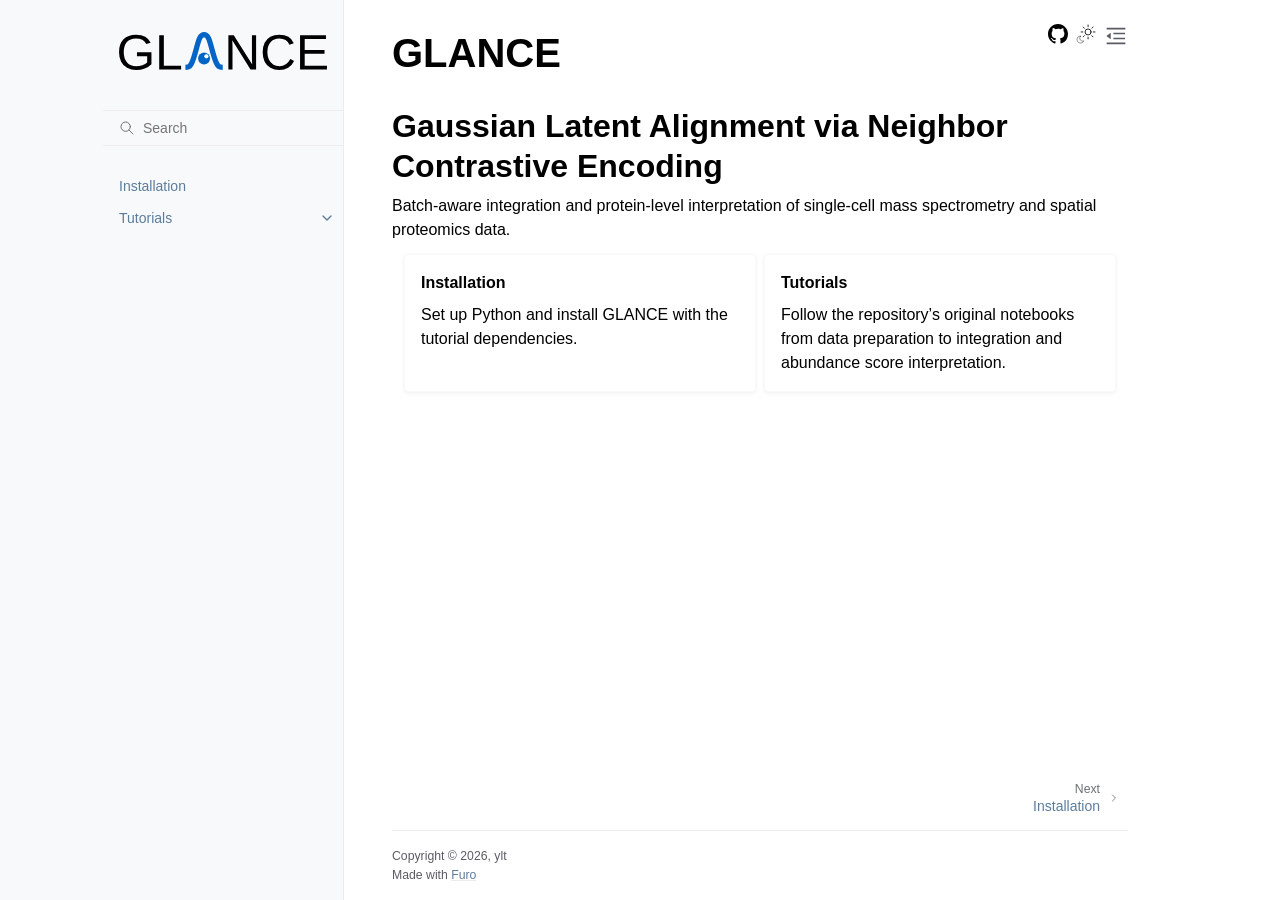
<file: docs/_build/html/index.html>
<!doctype html>
<html class="no-js" lang="en" data-content_root="./">
  <head><meta charset="utf-8">
    <meta name="viewport" content="width=device-width,initial-scale=1">
    <meta name="color-scheme" content="light dark"><meta name="viewport" content="width=device-width, initial-scale=1" />
<link rel="index" title="Index" href="genindex.html"><link rel="search" title="Search" href="search.html"><link rel="next" title="Installation" href="installation.html">
        <link rel="prefetch" href="_static/img/logo.svg" as="image">
        <link rel="prefetch" href="_static/img/logo.svg" as="image">

    <!-- Generated with Sphinx 8.2.3 and Furo 2025.12.19 -->
        <title>GLANCE 0.1.0 documentation</title>
      <link rel="stylesheet" type="text/css" href="_static/pygments.css?v=8f2a1f02" />
    <link rel="stylesheet" type="text/css" href="_static/styles/furo.css?v=7bdb33bb" />
    <link rel="stylesheet" type="text/css" href="_static/copybutton.css?v=76b2166b" />
    <link rel="stylesheet" type="text/css" href="_static/mystnb.8ecb98da25f57f5357bf6f572d296f466b2cfe2517ffebfabe82451661e28f02.css?v=6644e6bb" />
    <link rel="stylesheet" type="text/css" href="_static/sphinx-design.min.css?v=95c83b7e" />
    <link rel="stylesheet" type="text/css" href="_static/styles/furo-extensions.css?v=8dab3a3b" />
    <link rel="stylesheet" type="text/css" href="_static/css/site.css?v=d782d548" />
    
    


<style>
  body {
    --color-code-background: #f8f8f8;
  --color-code-foreground: black;
  --color-brand-primary: #5c7c9b;
  --color-brand-content: #5c7c9b;
  --admonition-font-size: var(--font-size-normal);
  --admonition-title-font-size: var(--font-size-normal);
  --code-font-size: var(--font-size--small);
  
  }
  @media not print {
    body[data-theme="dark"] {
      --color-code-background: #272822;
  --color-code-foreground: #f8f8f2;
  
    }
    @media (prefers-color-scheme: dark) {
      body:not([data-theme="light"]) {
        --color-code-background: #272822;
  --color-code-foreground: #f8f8f2;
  
      }
    }
  }
</style></head>
  <body>
    
    <script>
      document.body.dataset.theme = localStorage.getItem("theme") || "auto";
    </script>
    

<svg xmlns="http://www.w3.org/2000/svg" style="display: none;">
  <symbol id="svg-toc" viewBox="0 0 24 24">
    <title>Contents</title>
    <svg stroke="currentColor" fill="currentColor" stroke-width="0" viewBox="0 0 1024 1024">
      <path d="M408 442h480c4.4 0 8-3.6 8-8v-56c0-4.4-3.6-8-8-8H408c-4.4 0-8 3.6-8 8v56c0 4.4 3.6 8 8 8zm-8 204c0 4.4 3.6 8 8 8h480c4.4 0 8-3.6 8-8v-56c0-4.4-3.6-8-8-8H408c-4.4 0-8 3.6-8 8v56zm504-486H120c-4.4 0-8 3.6-8 8v56c0 4.4 3.6 8 8 8h784c4.4 0 8-3.6 8-8v-56c0-4.4-3.6-8-8-8zm0 632H120c-4.4 0-8 3.6-8 8v56c0 4.4 3.6 8 8 8h784c4.4 0 8-3.6 8-8v-56c0-4.4-3.6-8-8-8zM115.4 518.9L271.7 642c5.8 4.6 14.4.5 14.4-6.9V388.9c0-7.4-8.5-11.5-14.4-6.9L115.4 505.1a8.74 8.74 0 0 0 0 13.8z"/>
    </svg>
  </symbol>
  <symbol id="svg-menu" viewBox="0 0 24 24">
    <title>Menu</title>
    <svg xmlns="http://www.w3.org/2000/svg" viewBox="0 0 24 24" fill="none" stroke="currentColor"
      stroke-width="2" stroke-linecap="round" stroke-linejoin="round" class="feather-menu">
      <line x1="3" y1="12" x2="21" y2="12"></line>
      <line x1="3" y1="6" x2="21" y2="6"></line>
      <line x1="3" y1="18" x2="21" y2="18"></line>
    </svg>
  </symbol>
  <symbol id="svg-arrow-right" viewBox="0 0 24 24">
    <title>Expand</title>
    <svg xmlns="http://www.w3.org/2000/svg" viewBox="0 0 24 24" fill="none" stroke="currentColor"
      stroke-width="2" stroke-linecap="round" stroke-linejoin="round" class="feather-chevron-right">
      <polyline points="9 18 15 12 9 6"></polyline>
    </svg>
  </symbol>
  <symbol id="svg-sun" viewBox="0 0 24 24">
    <title>Light mode</title>
    <svg xmlns="http://www.w3.org/2000/svg" viewBox="0 0 24 24" fill="none" stroke="currentColor"
      stroke-width="1" stroke-linecap="round" stroke-linejoin="round" class="feather-sun">
      <circle cx="12" cy="12" r="5"></circle>
      <line x1="12" y1="1" x2="12" y2="3"></line>
      <line x1="12" y1="21" x2="12" y2="23"></line>
      <line x1="4.22" y1="4.22" x2="5.64" y2="5.64"></line>
      <line x1="18.36" y1="18.36" x2="19.78" y2="19.78"></line>
      <line x1="1" y1="12" x2="3" y2="12"></line>
      <line x1="21" y1="12" x2="23" y2="12"></line>
      <line x1="4.22" y1="19.78" x2="5.64" y2="18.36"></line>
      <line x1="18.36" y1="5.64" x2="19.78" y2="4.22"></line>
    </svg>
  </symbol>
  <symbol id="svg-moon" viewBox="0 0 24 24">
    <title>Dark mode</title>
    <svg xmlns="http://www.w3.org/2000/svg" viewBox="0 0 24 24" fill="none" stroke="currentColor"
      stroke-width="1" stroke-linecap="round" stroke-linejoin="round" class="icon-tabler-moon">
      <path stroke="none" d="M0 0h24v24H0z" fill="none" />
      <path d="M12 3c.132 0 .263 0 .393 0a7.5 7.5 0 0 0 7.92 12.446a9 9 0 1 1 -8.313 -12.454z" />
    </svg>
  </symbol>
  <symbol id="svg-sun-with-moon" viewBox="0 0 24 24">
    <title>Auto light/dark, in light mode</title>
    <svg xmlns="http://www.w3.org/2000/svg" viewBox="0 0 24 24" fill="none" stroke="currentColor"
      stroke-width="1" stroke-linecap="round" stroke-linejoin="round"
      class="icon-custom-derived-from-feather-sun-and-tabler-moon">
      <path style="opacity: 50%" d="M 5.411 14.504 C 5.471 14.504 5.532 14.504 5.591 14.504 C 3.639 16.319 4.383 19.569 6.931 20.352 C 7.693 20.586 8.512 20.551 9.25 20.252 C 8.023 23.207 4.056 23.725 2.11 21.184 C 0.166 18.642 1.702 14.949 4.874 14.536 C 5.051 14.512 5.231 14.5 5.411 14.5 L 5.411 14.504 Z"/>
      <line x1="14.5" y1="3.25" x2="14.5" y2="1.25"/>
      <line x1="14.5" y1="15.85" x2="14.5" y2="17.85"/>
      <line x1="10.044" y1="5.094" x2="8.63" y2="3.68"/>
      <line x1="19" y1="14.05" x2="20.414" y2="15.464"/>
      <line x1="8.2" y1="9.55" x2="6.2" y2="9.55"/>
      <line x1="20.8" y1="9.55" x2="22.8" y2="9.55"/>
      <line x1="10.044" y1="14.006" x2="8.63" y2="15.42"/>
      <line x1="19" y1="5.05" x2="20.414" y2="3.636"/>
      <circle cx="14.5" cy="9.55" r="3.6"/>
    </svg>
  </symbol>
  <symbol id="svg-moon-with-sun" viewBox="0 0 24 24">
    <title>Auto light/dark, in dark mode</title>
    <svg xmlns="http://www.w3.org/2000/svg" viewBox="0 0 24 24" fill="none" stroke="currentColor"
      stroke-width="1" stroke-linecap="round" stroke-linejoin="round"
      class="icon-custom-derived-from-feather-sun-and-tabler-moon">
      <path d="M 8.282 7.007 C 8.385 7.007 8.494 7.007 8.595 7.007 C 5.18 10.184 6.481 15.869 10.942 17.24 C 12.275 17.648 13.706 17.589 15 17.066 C 12.851 22.236 5.91 23.143 2.505 18.696 C -0.897 14.249 1.791 7.786 7.342 7.063 C 7.652 7.021 7.965 7 8.282 7 L 8.282 7.007 Z"/>
      <line style="opacity: 50%" x1="18" y1="3.705" x2="18" y2="2.5"/>
      <line style="opacity: 50%" x1="18" y1="11.295" x2="18" y2="12.5"/>
      <line style="opacity: 50%" x1="15.316" y1="4.816" x2="14.464" y2="3.964"/>
      <line style="opacity: 50%" x1="20.711" y1="10.212" x2="21.563" y2="11.063"/>
      <line style="opacity: 50%" x1="14.205" y1="7.5" x2="13.001" y2="7.5"/>
      <line style="opacity: 50%" x1="21.795" y1="7.5" x2="23" y2="7.5"/>
      <line style="opacity: 50%" x1="15.316" y1="10.184" x2="14.464" y2="11.036"/>
      <line style="opacity: 50%" x1="20.711" y1="4.789" x2="21.563" y2="3.937"/>
      <circle style="opacity: 50%" cx="18" cy="7.5" r="2.169"/>
    </svg>
  </symbol>
  <symbol id="svg-pencil" viewBox="0 0 24 24">
    <svg xmlns="http://www.w3.org/2000/svg" viewBox="0 0 24 24" fill="none" stroke="currentColor"
      stroke-width="1" stroke-linecap="round" stroke-linejoin="round" class="icon-tabler-pencil-code">
      <path d="M4 20h4l10.5 -10.5a2.828 2.828 0 1 0 -4 -4l-10.5 10.5v4" />
      <path d="M13.5 6.5l4 4" />
      <path d="M20 21l2 -2l-2 -2" />
      <path d="M17 17l-2 2l2 2" />
    </svg>
  </symbol>
  <symbol id="svg-eye" viewBox="0 0 24 24">
    <svg xmlns="http://www.w3.org/2000/svg" viewBox="0 0 24 24" fill="none" stroke="currentColor"
      stroke-width="1" stroke-linecap="round" stroke-linejoin="round" class="icon-tabler-eye-code">
      <path stroke="none" d="M0 0h24v24H0z" fill="none" />
      <path d="M10 12a2 2 0 1 0 4 0a2 2 0 0 0 -4 0" />
      <path
        d="M11.11 17.958c-3.209 -.307 -5.91 -2.293 -8.11 -5.958c2.4 -4 5.4 -6 9 -6c3.6 0 6.6 2 9 6c-.21 .352 -.427 .688 -.647 1.008" />
      <path d="M20 21l2 -2l-2 -2" />
      <path d="M17 17l-2 2l2 2" />
    </svg>
  </symbol>
</svg>

<input type="checkbox" class="sidebar-toggle" name="__navigation" id="__navigation" aria-label="Toggle site navigation sidebar">
<input type="checkbox" class="sidebar-toggle" name="__toc" id="__toc" aria-label="Toggle table of contents sidebar">
<label class="overlay sidebar-overlay" for="__navigation"></label>
<label class="overlay toc-overlay" for="__toc"></label>

<a class="skip-to-content muted-link" href="#furo-main-content">Skip to content</a>



<div class="page">
  <header class="mobile-header">
    <div class="header-left">
      <label class="nav-overlay-icon" for="__navigation">
        <span class="icon"><svg><use href="#svg-menu"></use></svg></span>
      </label>
    </div>
    <div class="header-center">
      <a href="#"><div class="brand">GLANCE 0.1.0 documentation</div></a>
    </div>
    <div class="header-right">
      <div class="theme-toggle-container theme-toggle-header">
        <button class="theme-toggle" aria-label="Toggle Light / Dark / Auto color theme">
          <svg class="theme-icon-when-auto-light"><use href="#svg-sun-with-moon"></use></svg>
          <svg class="theme-icon-when-auto-dark"><use href="#svg-moon-with-sun"></use></svg>
          <svg class="theme-icon-when-dark"><use href="#svg-moon"></use></svg>
          <svg class="theme-icon-when-light"><use href="#svg-sun"></use></svg>
        </button>
      </div>
      <label class="toc-overlay-icon toc-header-icon" for="__toc">
        <span class="icon"><svg><use href="#svg-toc"></use></svg></span>
      </label>
    </div>
  </header>
  <aside class="sidebar-drawer">
    <div class="sidebar-container">
      
      <div class="sidebar-sticky"><a class="sidebar-brand" href="#">
  <div class="sidebar-logo-container">
    <img class="sidebar-logo only-light" src="_static/img/logo.svg" alt="Light Logo"/>
    <img class="sidebar-logo only-dark" src="_static/img/logo.svg" alt="Dark Logo"/>
  </div>
  
  
</a><form class="sidebar-search-container" method="get" action="search.html" role="search">
  <input class="sidebar-search" placeholder="Search" name="q" aria-label="Search">
  <input type="hidden" name="check_keywords" value="yes">
  <input type="hidden" name="area" value="default">
</form>
<div id="searchbox"></div><div class="sidebar-scroll"><div class="sidebar-tree">
  <ul>
<li class="toctree-l1"><a class="reference internal" href="installation.html">Installation</a></li>
<li class="toctree-l1 has-children"><a class="reference internal" href="tutorials/index.html">Tutorials</a><input aria-label="Toggle navigation of Tutorials" class="toctree-checkbox" id="toctree-checkbox-1" name="toctree-checkbox-1" role="switch" type="checkbox"/><label for="toctree-checkbox-1"><span class="icon"><svg><use href="#svg-arrow-right"></use></svg></span></label><ul>
<li class="toctree-l2"><a class="reference internal" href="tutorials/01_Leduc2022_Derks2023.html">Cross-dataset integration</a></li>
<li class="toctree-l2"><a class="reference internal" href="tutorials/02_mouse_trachea.html">Mouse trachea proteomics</a></li>
</ul>
</li>
</ul>

</div>
</div>

      </div>
      
    </div>
  </aside>
  <div class="main">
    <div class="content">
      <div class="article-container">
        <a href="#" class="back-to-top muted-link">
          <svg xmlns="http://www.w3.org/2000/svg" viewBox="0 0 24 24">
            <path d="M13 20h-2V8l-5.5 5.5-1.42-1.42L12 4.16l7.92 7.92-1.42 1.42L13 8v12z"></path>
          </svg>
          <span>Back to top</span>
        </a>
        <div class="content-icon-container">
          <div class="view-this-page">
  <a
    class="muted-link"
    href="https://github.com/yilitai/GLANCE"
    title="GLANCE on GitHub"
    aria-label="GLANCE on GitHub"
  >
    <svg viewBox="0 0 16 16" aria-hidden="true">
      <path
        fill="currentColor"
        d="M8 0C3.58 0 0 3.58 0 8c0 3.54 2.29 6.53 5.47 7.59.4.07.55-.17.55-.38 0-.19-.01-.82-.01-1.49-2.01.37-2.53-.49-2.69-.94-.09-.23-.48-.94-.82-1.13-.28-.15-.68-.52-.01-.53.63-.01 1.08.58 1.23.82.72 1.21 1.87.87 2.33.66.07-.52.28-.87.51-1.07-1.78-.2-3.64-.89-3.64-3.95 0-.87.31-1.59.82-2.15-.08-.2-.36-1.02.08-2.12 0 0 .67-.21 2.2.82A7.65 7.65 0 0 1 8 3.87c.68 0 1.36.09 2 .27 1.53-1.04 2.2-.82 2.2-.82.44 1.1.16 1.92.08 2.12.51.56.82 1.27.82 2.15 0 3.07-1.87 3.75-3.65 3.95.29.25.54.73.54 1.48 0 1.07-.01 1.93-.01 2.2 0 .21.15.46.55.38A8.01 8.01 0 0 0 16 8c0-4.42-3.58-8-8-8Z"
      />
    </svg>
    <span class="visually-hidden">GLANCE on GitHub</span>
  </a>
</div><div class="theme-toggle-container theme-toggle-content">
            <button class="theme-toggle" aria-label="Toggle Light / Dark / Auto color theme">
              <svg class="theme-icon-when-auto-light"><use href="#svg-sun-with-moon"></use></svg>
              <svg class="theme-icon-when-auto-dark"><use href="#svg-moon-with-sun"></use></svg>
              <svg class="theme-icon-when-dark"><use href="#svg-moon"></use></svg>
              <svg class="theme-icon-when-light"><use href="#svg-sun"></use></svg>
            </button>
          </div>
          <label class="toc-overlay-icon toc-content-icon" for="__toc">
            <span class="icon"><svg><use href="#svg-toc"></use></svg></span>
          </label>
        </div>
        <article role="main" id="furo-main-content">
          <section id="glance">
<h1>GLANCE<a class="headerlink" href="#glance" title="Link to this heading">¶</a></h1>
<section id="gaussian-latent-alignment-via-neighbor-contrastive-encoding">
<h2>Gaussian Latent Alignment via Neighbor Contrastive Encoding<a class="headerlink" href="#gaussian-latent-alignment-via-neighbor-contrastive-encoding" title="Link to this heading">¶</a></h2>
<p>Batch-aware integration and protein-level interpretation of single-cell
mass spectrometry and spatial proteomics data.</p>
<div class="sd-container-fluid sd-sphinx-override sd-mb-4 docutils">
<div class="sd-row sd-row-cols-1 sd-row-cols-xs-1 sd-row-cols-sm-1 sd-row-cols-md-2 sd-row-cols-lg-2 sd-g-2 sd-g-xs-2 sd-g-sm-2 sd-g-md-2 sd-g-lg-2 docutils">
<div class="sd-col sd-d-flex-row docutils">
<div class="sd-card sd-sphinx-override sd-w-100 sd-shadow-sm sd-card-hover docutils">
<div class="sd-card-body docutils">
<div class="sd-card-title sd-font-weight-bold docutils">
Installation</div>
<p class="sd-card-text">Set up Python and install GLANCE with the tutorial dependencies.</p>
</div>
<a class="sd-stretched-link sd-hide-link-text reference internal" href="installation.html"><span class="doc">Installation</span></a></div>
</div>
<div class="sd-col sd-d-flex-row docutils">
<div class="sd-card sd-sphinx-override sd-w-100 sd-shadow-sm sd-card-hover docutils">
<div class="sd-card-body docutils">
<div class="sd-card-title sd-font-weight-bold docutils">
Tutorials</div>
<p class="sd-card-text">Follow the repository’s original notebooks from data preparation to
integration and abundance score interpretation.</p>
</div>
<a class="sd-stretched-link sd-hide-link-text reference internal" href="tutorials/index.html"><span class="doc">Tutorials</span></a></div>
</div>
</div>
</div>
<div class="toctree-wrapper compound">
</div>
</section>
</section>

        </article>
      </div>
      <footer>
        
        <div class="related-pages">
          <a class="next-page" href="installation.html">
              <div class="page-info">
                <div class="context">
                  <span>Next</span>
                </div>
                <div class="title">Installation</div>
              </div>
              <svg class="furo-related-icon"><use href="#svg-arrow-right"></use></svg>
            </a>
          
        </div>
        <div class="bottom-of-page">
          <div class="left-details">
            <div class="copyright">
                Copyright &#169; 2026, ylt
            </div>
            Made with 
            <a href="https://github.com/pradyunsg/furo">Furo</a>
            
          </div>
          <div class="right-details">
            
          </div>
        </div>
        
      </footer>
    </div>
    <aside class="toc-drawer">
      
      
      <div class="toc-sticky toc-scroll">
        <div class="toc-title-container">
          <span class="toc-title">
            On this page
          </span>
        </div>
        <div class="toc-tree-container">
          <div class="toc-tree">
            <ul>
<li><a class="reference internal" href="#">GLANCE</a><ul>
<li><a class="reference internal" href="#gaussian-latent-alignment-via-neighbor-contrastive-encoding">Gaussian Latent Alignment via Neighbor Contrastive Encoding</a></li>
</ul>
</li>
</ul>

          </div>
        </div>
      </div>
      
      
    </aside>
  </div>
</div><script src="_static/documentation_options.js?v=01f34227"></script>
    <script src="_static/doctools.js?v=9bcbadda"></script>
    <script src="_static/sphinx_highlight.js?v=dc90522c"></script>
    <script src="_static/scripts/furo.js?v=46bd48cc"></script>
    <script src="_static/clipboard.min.js?v=a7894cd8"></script>
    <script src="_static/copybutton.js?v=f281be69"></script>
    <script src="_static/design-tabs.js?v=f930bc37"></script>
    </body>
</html>
</file>
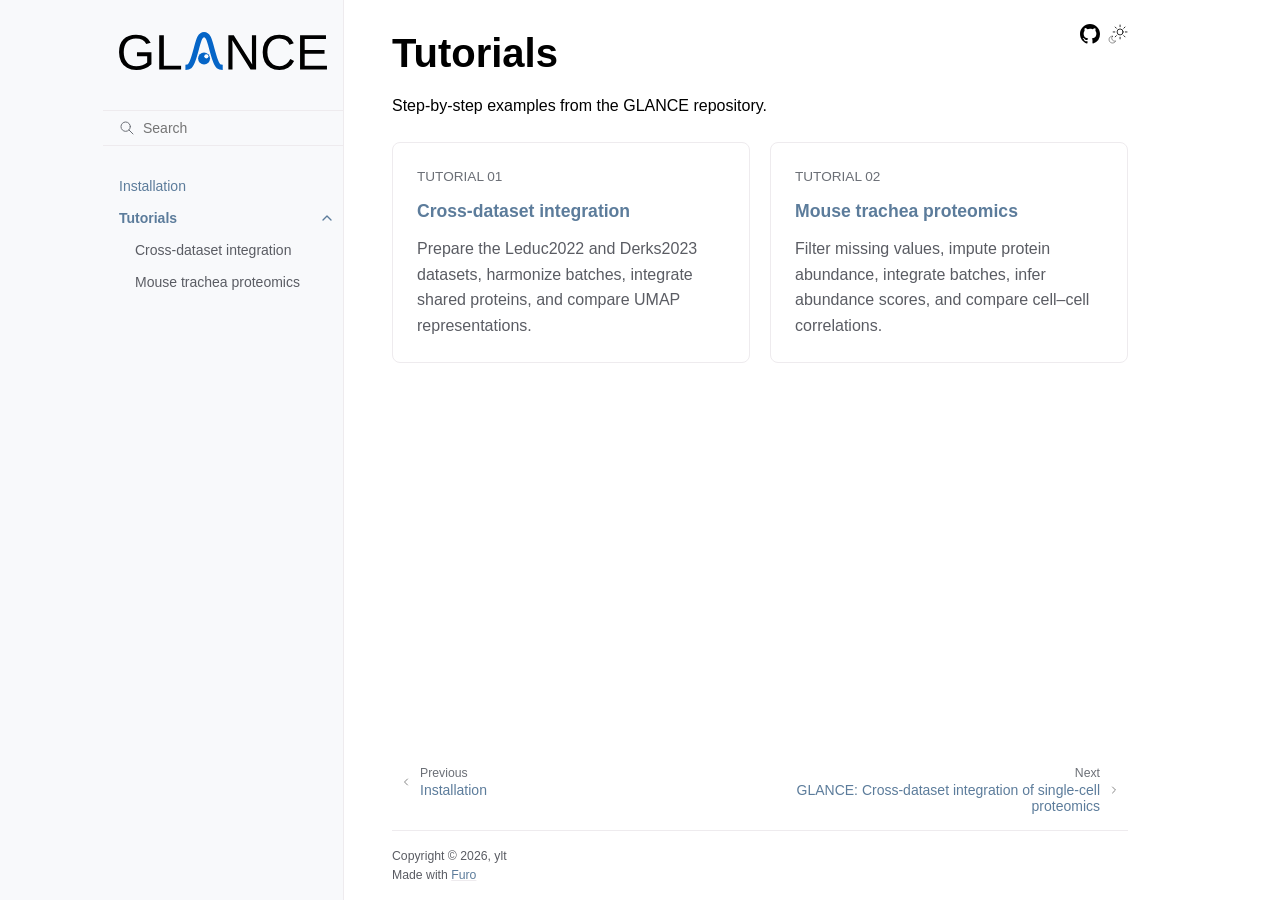
<file: docs/_build/html/tutorials/index.html>
<!doctype html>
<html class="no-js" lang="en" data-content_root="../">
  <head><meta charset="utf-8">
    <meta name="viewport" content="width=device-width,initial-scale=1">
    <meta name="color-scheme" content="light dark"><meta name="viewport" content="width=device-width, initial-scale=1" />
<link rel="index" title="Index" href="../genindex.html"><link rel="search" title="Search" href="../search.html"><link rel="next" title="GLANCE: Cross-dataset integration of single-cell proteomics" href="01_Leduc2022_Derks2023.html"><link rel="prev" title="Installation" href="../installation.html">
        <link rel="prefetch" href="../_static/img/logo.svg" as="image">
        <link rel="prefetch" href="../_static/img/logo.svg" as="image">

    <!-- Generated with Sphinx 8.2.3 and Furo 2025.12.19 -->
        <title>Tutorials - GLANCE 0.1.0 documentation</title>
      <link rel="stylesheet" type="text/css" href="../_static/pygments.css?v=8f2a1f02" />
    <link rel="stylesheet" type="text/css" href="../_static/styles/furo.css?v=7bdb33bb" />
    <link rel="stylesheet" type="text/css" href="../_static/copybutton.css?v=76b2166b" />
    <link rel="stylesheet" type="text/css" href="../_static/mystnb.8ecb98da25f57f5357bf6f572d296f466b2cfe2517ffebfabe82451661e28f02.css?v=6644e6bb" />
    <link rel="stylesheet" type="text/css" href="../_static/sphinx-design.min.css?v=95c83b7e" />
    <link rel="stylesheet" type="text/css" href="../_static/styles/furo-extensions.css?v=8dab3a3b" />
    <link rel="stylesheet" type="text/css" href="../_static/css/site.css?v=d782d548" />
    
    


<style>
  body {
    --color-code-background: #f8f8f8;
  --color-code-foreground: black;
  --color-brand-primary: #5c7c9b;
  --color-brand-content: #5c7c9b;
  --admonition-font-size: var(--font-size-normal);
  --admonition-title-font-size: var(--font-size-normal);
  --code-font-size: var(--font-size--small);
  
  }
  @media not print {
    body[data-theme="dark"] {
      --color-code-background: #272822;
  --color-code-foreground: #f8f8f2;
  
    }
    @media (prefers-color-scheme: dark) {
      body:not([data-theme="light"]) {
        --color-code-background: #272822;
  --color-code-foreground: #f8f8f2;
  
      }
    }
  }
</style></head>
  <body>
    
    <script>
      document.body.dataset.theme = localStorage.getItem("theme") || "auto";
    </script>
    

<svg xmlns="http://www.w3.org/2000/svg" style="display: none;">
  <symbol id="svg-toc" viewBox="0 0 24 24">
    <title>Contents</title>
    <svg stroke="currentColor" fill="currentColor" stroke-width="0" viewBox="0 0 1024 1024">
      <path d="M408 442h480c4.4 0 8-3.6 8-8v-56c0-4.4-3.6-8-8-8H408c-4.4 0-8 3.6-8 8v56c0 4.4 3.6 8 8 8zm-8 204c0 4.4 3.6 8 8 8h480c4.4 0 8-3.6 8-8v-56c0-4.4-3.6-8-8-8H408c-4.4 0-8 3.6-8 8v56zm504-486H120c-4.4 0-8 3.6-8 8v56c0 4.4 3.6 8 8 8h784c4.4 0 8-3.6 8-8v-56c0-4.4-3.6-8-8-8zm0 632H120c-4.4 0-8 3.6-8 8v56c0 4.4 3.6 8 8 8h784c4.4 0 8-3.6 8-8v-56c0-4.4-3.6-8-8-8zM115.4 518.9L271.7 642c5.8 4.6 14.4.5 14.4-6.9V388.9c0-7.4-8.5-11.5-14.4-6.9L115.4 505.1a8.74 8.74 0 0 0 0 13.8z"/>
    </svg>
  </symbol>
  <symbol id="svg-menu" viewBox="0 0 24 24">
    <title>Menu</title>
    <svg xmlns="http://www.w3.org/2000/svg" viewBox="0 0 24 24" fill="none" stroke="currentColor"
      stroke-width="2" stroke-linecap="round" stroke-linejoin="round" class="feather-menu">
      <line x1="3" y1="12" x2="21" y2="12"></line>
      <line x1="3" y1="6" x2="21" y2="6"></line>
      <line x1="3" y1="18" x2="21" y2="18"></line>
    </svg>
  </symbol>
  <symbol id="svg-arrow-right" viewBox="0 0 24 24">
    <title>Expand</title>
    <svg xmlns="http://www.w3.org/2000/svg" viewBox="0 0 24 24" fill="none" stroke="currentColor"
      stroke-width="2" stroke-linecap="round" stroke-linejoin="round" class="feather-chevron-right">
      <polyline points="9 18 15 12 9 6"></polyline>
    </svg>
  </symbol>
  <symbol id="svg-sun" viewBox="0 0 24 24">
    <title>Light mode</title>
    <svg xmlns="http://www.w3.org/2000/svg" viewBox="0 0 24 24" fill="none" stroke="currentColor"
      stroke-width="1" stroke-linecap="round" stroke-linejoin="round" class="feather-sun">
      <circle cx="12" cy="12" r="5"></circle>
      <line x1="12" y1="1" x2="12" y2="3"></line>
      <line x1="12" y1="21" x2="12" y2="23"></line>
      <line x1="4.22" y1="4.22" x2="5.64" y2="5.64"></line>
      <line x1="18.36" y1="18.36" x2="19.78" y2="19.78"></line>
      <line x1="1" y1="12" x2="3" y2="12"></line>
      <line x1="21" y1="12" x2="23" y2="12"></line>
      <line x1="4.22" y1="19.78" x2="5.64" y2="18.36"></line>
      <line x1="18.36" y1="5.64" x2="19.78" y2="4.22"></line>
    </svg>
  </symbol>
  <symbol id="svg-moon" viewBox="0 0 24 24">
    <title>Dark mode</title>
    <svg xmlns="http://www.w3.org/2000/svg" viewBox="0 0 24 24" fill="none" stroke="currentColor"
      stroke-width="1" stroke-linecap="round" stroke-linejoin="round" class="icon-tabler-moon">
      <path stroke="none" d="M0 0h24v24H0z" fill="none" />
      <path d="M12 3c.132 0 .263 0 .393 0a7.5 7.5 0 0 0 7.92 12.446a9 9 0 1 1 -8.313 -12.454z" />
    </svg>
  </symbol>
  <symbol id="svg-sun-with-moon" viewBox="0 0 24 24">
    <title>Auto light/dark, in light mode</title>
    <svg xmlns="http://www.w3.org/2000/svg" viewBox="0 0 24 24" fill="none" stroke="currentColor"
      stroke-width="1" stroke-linecap="round" stroke-linejoin="round"
      class="icon-custom-derived-from-feather-sun-and-tabler-moon">
      <path style="opacity: 50%" d="M 5.411 14.504 C 5.471 14.504 5.532 14.504 5.591 14.504 C 3.639 16.319 4.383 19.569 6.931 20.352 C 7.693 20.586 8.512 20.551 9.25 20.252 C 8.023 23.207 4.056 23.725 2.11 21.184 C 0.166 18.642 1.702 14.949 4.874 14.536 C 5.051 14.512 5.231 14.5 5.411 14.5 L 5.411 14.504 Z"/>
      <line x1="14.5" y1="3.25" x2="14.5" y2="1.25"/>
      <line x1="14.5" y1="15.85" x2="14.5" y2="17.85"/>
      <line x1="10.044" y1="5.094" x2="8.63" y2="3.68"/>
      <line x1="19" y1="14.05" x2="20.414" y2="15.464"/>
      <line x1="8.2" y1="9.55" x2="6.2" y2="9.55"/>
      <line x1="20.8" y1="9.55" x2="22.8" y2="9.55"/>
      <line x1="10.044" y1="14.006" x2="8.63" y2="15.42"/>
      <line x1="19" y1="5.05" x2="20.414" y2="3.636"/>
      <circle cx="14.5" cy="9.55" r="3.6"/>
    </svg>
  </symbol>
  <symbol id="svg-moon-with-sun" viewBox="0 0 24 24">
    <title>Auto light/dark, in dark mode</title>
    <svg xmlns="http://www.w3.org/2000/svg" viewBox="0 0 24 24" fill="none" stroke="currentColor"
      stroke-width="1" stroke-linecap="round" stroke-linejoin="round"
      class="icon-custom-derived-from-feather-sun-and-tabler-moon">
      <path d="M 8.282 7.007 C 8.385 7.007 8.494 7.007 8.595 7.007 C 5.18 10.184 6.481 15.869 10.942 17.24 C 12.275 17.648 13.706 17.589 15 17.066 C 12.851 22.236 5.91 23.143 2.505 18.696 C -0.897 14.249 1.791 7.786 7.342 7.063 C 7.652 7.021 7.965 7 8.282 7 L 8.282 7.007 Z"/>
      <line style="opacity: 50%" x1="18" y1="3.705" x2="18" y2="2.5"/>
      <line style="opacity: 50%" x1="18" y1="11.295" x2="18" y2="12.5"/>
      <line style="opacity: 50%" x1="15.316" y1="4.816" x2="14.464" y2="3.964"/>
      <line style="opacity: 50%" x1="20.711" y1="10.212" x2="21.563" y2="11.063"/>
      <line style="opacity: 50%" x1="14.205" y1="7.5" x2="13.001" y2="7.5"/>
      <line style="opacity: 50%" x1="21.795" y1="7.5" x2="23" y2="7.5"/>
      <line style="opacity: 50%" x1="15.316" y1="10.184" x2="14.464" y2="11.036"/>
      <line style="opacity: 50%" x1="20.711" y1="4.789" x2="21.563" y2="3.937"/>
      <circle style="opacity: 50%" cx="18" cy="7.5" r="2.169"/>
    </svg>
  </symbol>
  <symbol id="svg-pencil" viewBox="0 0 24 24">
    <svg xmlns="http://www.w3.org/2000/svg" viewBox="0 0 24 24" fill="none" stroke="currentColor"
      stroke-width="1" stroke-linecap="round" stroke-linejoin="round" class="icon-tabler-pencil-code">
      <path d="M4 20h4l10.5 -10.5a2.828 2.828 0 1 0 -4 -4l-10.5 10.5v4" />
      <path d="M13.5 6.5l4 4" />
      <path d="M20 21l2 -2l-2 -2" />
      <path d="M17 17l-2 2l2 2" />
    </svg>
  </symbol>
  <symbol id="svg-eye" viewBox="0 0 24 24">
    <svg xmlns="http://www.w3.org/2000/svg" viewBox="0 0 24 24" fill="none" stroke="currentColor"
      stroke-width="1" stroke-linecap="round" stroke-linejoin="round" class="icon-tabler-eye-code">
      <path stroke="none" d="M0 0h24v24H0z" fill="none" />
      <path d="M10 12a2 2 0 1 0 4 0a2 2 0 0 0 -4 0" />
      <path
        d="M11.11 17.958c-3.209 -.307 -5.91 -2.293 -8.11 -5.958c2.4 -4 5.4 -6 9 -6c3.6 0 6.6 2 9 6c-.21 .352 -.427 .688 -.647 1.008" />
      <path d="M20 21l2 -2l-2 -2" />
      <path d="M17 17l-2 2l2 2" />
    </svg>
  </symbol>
</svg>

<input type="checkbox" class="sidebar-toggle" name="__navigation" id="__navigation" aria-label="Toggle site navigation sidebar">
<input type="checkbox" class="sidebar-toggle" name="__toc" id="__toc" aria-label="Toggle table of contents sidebar">
<label class="overlay sidebar-overlay" for="__navigation"></label>
<label class="overlay toc-overlay" for="__toc"></label>

<a class="skip-to-content muted-link" href="#furo-main-content">Skip to content</a>



<div class="page">
  <header class="mobile-header">
    <div class="header-left">
      <label class="nav-overlay-icon" for="__navigation">
        <span class="icon"><svg><use href="#svg-menu"></use></svg></span>
      </label>
    </div>
    <div class="header-center">
      <a href="../index.html"><div class="brand">GLANCE 0.1.0 documentation</div></a>
    </div>
    <div class="header-right">
      <div class="theme-toggle-container theme-toggle-header">
        <button class="theme-toggle" aria-label="Toggle Light / Dark / Auto color theme">
          <svg class="theme-icon-when-auto-light"><use href="#svg-sun-with-moon"></use></svg>
          <svg class="theme-icon-when-auto-dark"><use href="#svg-moon-with-sun"></use></svg>
          <svg class="theme-icon-when-dark"><use href="#svg-moon"></use></svg>
          <svg class="theme-icon-when-light"><use href="#svg-sun"></use></svg>
        </button>
      </div>
      <label class="toc-overlay-icon toc-header-icon no-toc" for="__toc">
        <span class="icon"><svg><use href="#svg-toc"></use></svg></span>
      </label>
    </div>
  </header>
  <aside class="sidebar-drawer">
    <div class="sidebar-container">
      
      <div class="sidebar-sticky"><a class="sidebar-brand" href="../index.html">
  <div class="sidebar-logo-container">
    <img class="sidebar-logo only-light" src="../_static/img/logo.svg" alt="Light Logo"/>
    <img class="sidebar-logo only-dark" src="../_static/img/logo.svg" alt="Dark Logo"/>
  </div>
  
  
</a><form class="sidebar-search-container" method="get" action="../search.html" role="search">
  <input class="sidebar-search" placeholder="Search" name="q" aria-label="Search">
  <input type="hidden" name="check_keywords" value="yes">
  <input type="hidden" name="area" value="default">
</form>
<div id="searchbox"></div><div class="sidebar-scroll"><div class="sidebar-tree">
  <ul class="current">
<li class="toctree-l1"><a class="reference internal" href="../installation.html">Installation</a></li>
<li class="toctree-l1 current has-children current-page"><a class="current reference internal" href="#">Tutorials</a><input aria-label="Toggle navigation of Tutorials" checked="" class="toctree-checkbox" id="toctree-checkbox-1" name="toctree-checkbox-1" role="switch" type="checkbox"/><label for="toctree-checkbox-1"><span class="icon"><svg><use href="#svg-arrow-right"></use></svg></span></label><ul>
<li class="toctree-l2"><a class="reference internal" href="01_Leduc2022_Derks2023.html">Cross-dataset integration</a></li>
<li class="toctree-l2"><a class="reference internal" href="02_mouse_trachea.html">Mouse trachea proteomics</a></li>
</ul>
</li>
</ul>

</div>
</div>

      </div>
      
    </div>
  </aside>
  <div class="main">
    <div class="content">
      <div class="article-container">
        <a href="#" class="back-to-top muted-link">
          <svg xmlns="http://www.w3.org/2000/svg" viewBox="0 0 24 24">
            <path d="M13 20h-2V8l-5.5 5.5-1.42-1.42L12 4.16l7.92 7.92-1.42 1.42L13 8v12z"></path>
          </svg>
          <span>Back to top</span>
        </a>
        <div class="content-icon-container">
          <div class="view-this-page">
  <a
    class="muted-link"
    href="https://github.com/yilitai/GLANCE"
    title="GLANCE on GitHub"
    aria-label="GLANCE on GitHub"
  >
    <svg viewBox="0 0 16 16" aria-hidden="true">
      <path
        fill="currentColor"
        d="M8 0C3.58 0 0 3.58 0 8c0 3.54 2.29 6.53 5.47 7.59.4.07.55-.17.55-.38 0-.19-.01-.82-.01-1.49-2.01.37-2.53-.49-2.69-.94-.09-.23-.48-.94-.82-1.13-.28-.15-.68-.52-.01-.53.63-.01 1.08.58 1.23.82.72 1.21 1.87.87 2.33.66.07-.52.28-.87.51-1.07-1.78-.2-3.64-.89-3.64-3.95 0-.87.31-1.59.82-2.15-.08-.2-.36-1.02.08-2.12 0 0 .67-.21 2.2.82A7.65 7.65 0 0 1 8 3.87c.68 0 1.36.09 2 .27 1.53-1.04 2.2-.82 2.2-.82.44 1.1.16 1.92.08 2.12.51.56.82 1.27.82 2.15 0 3.07-1.87 3.75-3.65 3.95.29.25.54.73.54 1.48 0 1.07-.01 1.93-.01 2.2 0 .21.15.46.55.38A8.01 8.01 0 0 0 16 8c0-4.42-3.58-8-8-8Z"
      />
    </svg>
    <span class="visually-hidden">GLANCE on GitHub</span>
  </a>
</div><div class="theme-toggle-container theme-toggle-content">
            <button class="theme-toggle" aria-label="Toggle Light / Dark / Auto color theme">
              <svg class="theme-icon-when-auto-light"><use href="#svg-sun-with-moon"></use></svg>
              <svg class="theme-icon-when-auto-dark"><use href="#svg-moon-with-sun"></use></svg>
              <svg class="theme-icon-when-dark"><use href="#svg-moon"></use></svg>
              <svg class="theme-icon-when-light"><use href="#svg-sun"></use></svg>
            </button>
          </div>
          <label class="toc-overlay-icon toc-content-icon no-toc" for="__toc">
            <span class="icon"><svg><use href="#svg-toc"></use></svg></span>
          </label>
        </div>
        <article role="main" id="furo-main-content">
          <section id="tutorials">
<h1>Tutorials<a class="headerlink" href="#tutorials" title="Link to this heading">¶</a></h1>
<p>Step-by-step examples from the GLANCE repository.</p>
<div class="glance-tutorial-grid">
  <a class="glance-tutorial-card" href="01_Leduc2022_Derks2023.html">
    <span class="card-number">TUTORIAL 01</span>
    <span class="card-title">Cross-dataset integration</span>
    <span class="card-description">Prepare the Leduc2022 and Derks2023 datasets, harmonize batches, integrate shared proteins, and compare UMAP representations.</span>
  </a>
  <a class="glance-tutorial-card" href="02_mouse_trachea.html">
    <span class="card-number">TUTORIAL 02</span>
    <span class="card-title">Mouse trachea proteomics</span>
    <span class="card-description">Filter missing values, impute protein abundance, integrate batches, infer abundance scores, and compare cell–cell correlations.</span>
  </a>
</div><div class="toctree-wrapper compound">
</div>
</section>

        </article>
      </div>
      <footer>
        
        <div class="related-pages">
          <a class="next-page" href="01_Leduc2022_Derks2023.html">
              <div class="page-info">
                <div class="context">
                  <span>Next</span>
                </div>
                <div class="title">GLANCE: Cross-dataset integration of single-cell proteomics</div>
              </div>
              <svg class="furo-related-icon"><use href="#svg-arrow-right"></use></svg>
            </a>
          <a class="prev-page" href="../installation.html">
              <svg class="furo-related-icon"><use href="#svg-arrow-right"></use></svg>
              <div class="page-info">
                <div class="context">
                  <span>Previous</span>
                </div>
                
                <div class="title">Installation</div>
                
              </div>
            </a>
        </div>
        <div class="bottom-of-page">
          <div class="left-details">
            <div class="copyright">
                Copyright &#169; 2026, ylt
            </div>
            Made with 
            <a href="https://github.com/pradyunsg/furo">Furo</a>
            
          </div>
          <div class="right-details">
            
          </div>
        </div>
        
      </footer>
    </div>
    <aside class="toc-drawer no-toc">
      
      
      
    </aside>
  </div>
</div><script src="../_static/documentation_options.js?v=01f34227"></script>
    <script src="../_static/doctools.js?v=9bcbadda"></script>
    <script src="../_static/sphinx_highlight.js?v=dc90522c"></script>
    <script src="../_static/scripts/furo.js?v=46bd48cc"></script>
    <script src="../_static/clipboard.min.js?v=a7894cd8"></script>
    <script src="../_static/copybutton.js?v=f281be69"></script>
    <script src="../_static/design-tabs.js?v=f930bc37"></script>
    </body>
</html>
</file>
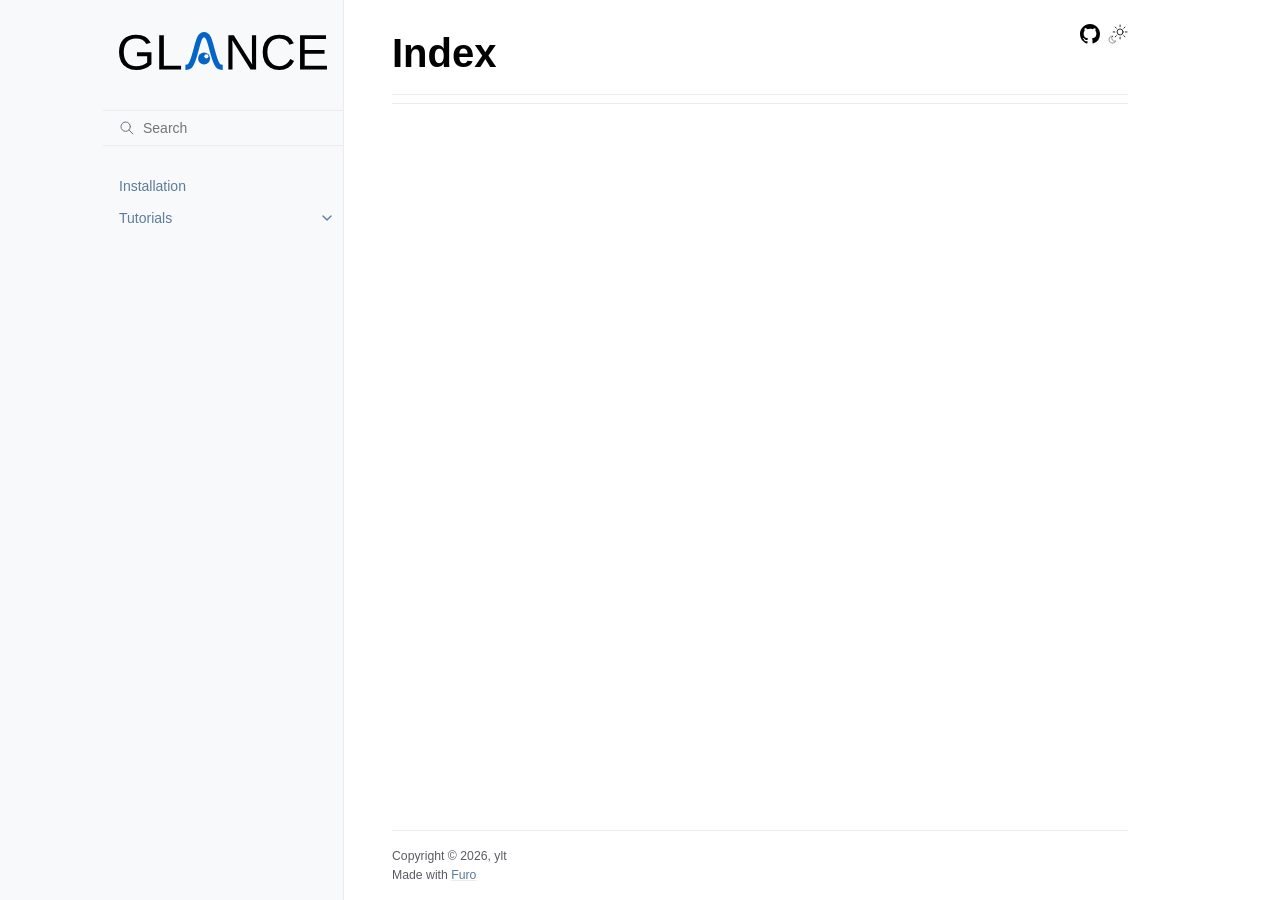
<file: docs/_build/html/genindex.html>
<!doctype html>
<html class="no-js" lang="en" data-content_root="./">
  <head><meta charset="utf-8">
    <meta name="viewport" content="width=device-width,initial-scale=1">
    <meta name="color-scheme" content="light dark"><link rel="index" title="Index" href="#"><link rel="search" title="Search" href="search.html">
        <link rel="prefetch" href="_static/img/logo.svg" as="image">
        <link rel="prefetch" href="_static/img/logo.svg" as="image">

    <!-- Generated with Sphinx 8.2.3 and Furo 2025.12.19 --><title>Index - GLANCE 0.1.0 documentation</title>
<link rel="stylesheet" type="text/css" href="_static/pygments.css?v=8f2a1f02" />
    <link rel="stylesheet" type="text/css" href="_static/styles/furo.css?v=7bdb33bb" />
    <link rel="stylesheet" type="text/css" href="_static/copybutton.css?v=76b2166b" />
    <link rel="stylesheet" type="text/css" href="_static/mystnb.8ecb98da25f57f5357bf6f572d296f466b2cfe2517ffebfabe82451661e28f02.css?v=6644e6bb" />
    <link rel="stylesheet" type="text/css" href="_static/sphinx-design.min.css?v=95c83b7e" />
    <link rel="stylesheet" type="text/css" href="_static/styles/furo-extensions.css?v=8dab3a3b" />
    <link rel="stylesheet" type="text/css" href="_static/css/site.css?v=d782d548" />
    
    


<style>
  body {
    --color-code-background: #f8f8f8;
  --color-code-foreground: black;
  --color-brand-primary: #5c7c9b;
  --color-brand-content: #5c7c9b;
  --admonition-font-size: var(--font-size-normal);
  --admonition-title-font-size: var(--font-size-normal);
  --code-font-size: var(--font-size--small);
  
  }
  @media not print {
    body[data-theme="dark"] {
      --color-code-background: #272822;
  --color-code-foreground: #f8f8f2;
  
    }
    @media (prefers-color-scheme: dark) {
      body:not([data-theme="light"]) {
        --color-code-background: #272822;
  --color-code-foreground: #f8f8f2;
  
      }
    }
  }
</style></head>
  <body>
    
    <script>
      document.body.dataset.theme = localStorage.getItem("theme") || "auto";
    </script>
    

<svg xmlns="http://www.w3.org/2000/svg" style="display: none;">
  <symbol id="svg-toc" viewBox="0 0 24 24">
    <title>Contents</title>
    <svg stroke="currentColor" fill="currentColor" stroke-width="0" viewBox="0 0 1024 1024">
      <path d="M408 442h480c4.4 0 8-3.6 8-8v-56c0-4.4-3.6-8-8-8H408c-4.4 0-8 3.6-8 8v56c0 4.4 3.6 8 8 8zm-8 204c0 4.4 3.6 8 8 8h480c4.4 0 8-3.6 8-8v-56c0-4.4-3.6-8-8-8H408c-4.4 0-8 3.6-8 8v56zm504-486H120c-4.4 0-8 3.6-8 8v56c0 4.4 3.6 8 8 8h784c4.4 0 8-3.6 8-8v-56c0-4.4-3.6-8-8-8zm0 632H120c-4.4 0-8 3.6-8 8v56c0 4.4 3.6 8 8 8h784c4.4 0 8-3.6 8-8v-56c0-4.4-3.6-8-8-8zM115.4 518.9L271.7 642c5.8 4.6 14.4.5 14.4-6.9V388.9c0-7.4-8.5-11.5-14.4-6.9L115.4 505.1a8.74 8.74 0 0 0 0 13.8z"/>
    </svg>
  </symbol>
  <symbol id="svg-menu" viewBox="0 0 24 24">
    <title>Menu</title>
    <svg xmlns="http://www.w3.org/2000/svg" viewBox="0 0 24 24" fill="none" stroke="currentColor"
      stroke-width="2" stroke-linecap="round" stroke-linejoin="round" class="feather-menu">
      <line x1="3" y1="12" x2="21" y2="12"></line>
      <line x1="3" y1="6" x2="21" y2="6"></line>
      <line x1="3" y1="18" x2="21" y2="18"></line>
    </svg>
  </symbol>
  <symbol id="svg-arrow-right" viewBox="0 0 24 24">
    <title>Expand</title>
    <svg xmlns="http://www.w3.org/2000/svg" viewBox="0 0 24 24" fill="none" stroke="currentColor"
      stroke-width="2" stroke-linecap="round" stroke-linejoin="round" class="feather-chevron-right">
      <polyline points="9 18 15 12 9 6"></polyline>
    </svg>
  </symbol>
  <symbol id="svg-sun" viewBox="0 0 24 24">
    <title>Light mode</title>
    <svg xmlns="http://www.w3.org/2000/svg" viewBox="0 0 24 24" fill="none" stroke="currentColor"
      stroke-width="1" stroke-linecap="round" stroke-linejoin="round" class="feather-sun">
      <circle cx="12" cy="12" r="5"></circle>
      <line x1="12" y1="1" x2="12" y2="3"></line>
      <line x1="12" y1="21" x2="12" y2="23"></line>
      <line x1="4.22" y1="4.22" x2="5.64" y2="5.64"></line>
      <line x1="18.36" y1="18.36" x2="19.78" y2="19.78"></line>
      <line x1="1" y1="12" x2="3" y2="12"></line>
      <line x1="21" y1="12" x2="23" y2="12"></line>
      <line x1="4.22" y1="19.78" x2="5.64" y2="18.36"></line>
      <line x1="18.36" y1="5.64" x2="19.78" y2="4.22"></line>
    </svg>
  </symbol>
  <symbol id="svg-moon" viewBox="0 0 24 24">
    <title>Dark mode</title>
    <svg xmlns="http://www.w3.org/2000/svg" viewBox="0 0 24 24" fill="none" stroke="currentColor"
      stroke-width="1" stroke-linecap="round" stroke-linejoin="round" class="icon-tabler-moon">
      <path stroke="none" d="M0 0h24v24H0z" fill="none" />
      <path d="M12 3c.132 0 .263 0 .393 0a7.5 7.5 0 0 0 7.92 12.446a9 9 0 1 1 -8.313 -12.454z" />
    </svg>
  </symbol>
  <symbol id="svg-sun-with-moon" viewBox="0 0 24 24">
    <title>Auto light/dark, in light mode</title>
    <svg xmlns="http://www.w3.org/2000/svg" viewBox="0 0 24 24" fill="none" stroke="currentColor"
      stroke-width="1" stroke-linecap="round" stroke-linejoin="round"
      class="icon-custom-derived-from-feather-sun-and-tabler-moon">
      <path style="opacity: 50%" d="M 5.411 14.504 C 5.471 14.504 5.532 14.504 5.591 14.504 C 3.639 16.319 4.383 19.569 6.931 20.352 C 7.693 20.586 8.512 20.551 9.25 20.252 C 8.023 23.207 4.056 23.725 2.11 21.184 C 0.166 18.642 1.702 14.949 4.874 14.536 C 5.051 14.512 5.231 14.5 5.411 14.5 L 5.411 14.504 Z"/>
      <line x1="14.5" y1="3.25" x2="14.5" y2="1.25"/>
      <line x1="14.5" y1="15.85" x2="14.5" y2="17.85"/>
      <line x1="10.044" y1="5.094" x2="8.63" y2="3.68"/>
      <line x1="19" y1="14.05" x2="20.414" y2="15.464"/>
      <line x1="8.2" y1="9.55" x2="6.2" y2="9.55"/>
      <line x1="20.8" y1="9.55" x2="22.8" y2="9.55"/>
      <line x1="10.044" y1="14.006" x2="8.63" y2="15.42"/>
      <line x1="19" y1="5.05" x2="20.414" y2="3.636"/>
      <circle cx="14.5" cy="9.55" r="3.6"/>
    </svg>
  </symbol>
  <symbol id="svg-moon-with-sun" viewBox="0 0 24 24">
    <title>Auto light/dark, in dark mode</title>
    <svg xmlns="http://www.w3.org/2000/svg" viewBox="0 0 24 24" fill="none" stroke="currentColor"
      stroke-width="1" stroke-linecap="round" stroke-linejoin="round"
      class="icon-custom-derived-from-feather-sun-and-tabler-moon">
      <path d="M 8.282 7.007 C 8.385 7.007 8.494 7.007 8.595 7.007 C 5.18 10.184 6.481 15.869 10.942 17.24 C 12.275 17.648 13.706 17.589 15 17.066 C 12.851 22.236 5.91 23.143 2.505 18.696 C -0.897 14.249 1.791 7.786 7.342 7.063 C 7.652 7.021 7.965 7 8.282 7 L 8.282 7.007 Z"/>
      <line style="opacity: 50%" x1="18" y1="3.705" x2="18" y2="2.5"/>
      <line style="opacity: 50%" x1="18" y1="11.295" x2="18" y2="12.5"/>
      <line style="opacity: 50%" x1="15.316" y1="4.816" x2="14.464" y2="3.964"/>
      <line style="opacity: 50%" x1="20.711" y1="10.212" x2="21.563" y2="11.063"/>
      <line style="opacity: 50%" x1="14.205" y1="7.5" x2="13.001" y2="7.5"/>
      <line style="opacity: 50%" x1="21.795" y1="7.5" x2="23" y2="7.5"/>
      <line style="opacity: 50%" x1="15.316" y1="10.184" x2="14.464" y2="11.036"/>
      <line style="opacity: 50%" x1="20.711" y1="4.789" x2="21.563" y2="3.937"/>
      <circle style="opacity: 50%" cx="18" cy="7.5" r="2.169"/>
    </svg>
  </symbol>
  <symbol id="svg-pencil" viewBox="0 0 24 24">
    <svg xmlns="http://www.w3.org/2000/svg" viewBox="0 0 24 24" fill="none" stroke="currentColor"
      stroke-width="1" stroke-linecap="round" stroke-linejoin="round" class="icon-tabler-pencil-code">
      <path d="M4 20h4l10.5 -10.5a2.828 2.828 0 1 0 -4 -4l-10.5 10.5v4" />
      <path d="M13.5 6.5l4 4" />
      <path d="M20 21l2 -2l-2 -2" />
      <path d="M17 17l-2 2l2 2" />
    </svg>
  </symbol>
  <symbol id="svg-eye" viewBox="0 0 24 24">
    <svg xmlns="http://www.w3.org/2000/svg" viewBox="0 0 24 24" fill="none" stroke="currentColor"
      stroke-width="1" stroke-linecap="round" stroke-linejoin="round" class="icon-tabler-eye-code">
      <path stroke="none" d="M0 0h24v24H0z" fill="none" />
      <path d="M10 12a2 2 0 1 0 4 0a2 2 0 0 0 -4 0" />
      <path
        d="M11.11 17.958c-3.209 -.307 -5.91 -2.293 -8.11 -5.958c2.4 -4 5.4 -6 9 -6c3.6 0 6.6 2 9 6c-.21 .352 -.427 .688 -.647 1.008" />
      <path d="M20 21l2 -2l-2 -2" />
      <path d="M17 17l-2 2l2 2" />
    </svg>
  </symbol>
</svg>

<input type="checkbox" class="sidebar-toggle" name="__navigation" id="__navigation" aria-label="Toggle site navigation sidebar">
<input type="checkbox" class="sidebar-toggle" name="__toc" id="__toc" aria-label="Toggle table of contents sidebar">
<label class="overlay sidebar-overlay" for="__navigation"></label>
<label class="overlay toc-overlay" for="__toc"></label>

<a class="skip-to-content muted-link" href="#furo-main-content">Skip to content</a>



<div class="page">
  <header class="mobile-header">
    <div class="header-left">
      <label class="nav-overlay-icon" for="__navigation">
        <span class="icon"><svg><use href="#svg-menu"></use></svg></span>
      </label>
    </div>
    <div class="header-center">
      <a href="index.html"><div class="brand">GLANCE 0.1.0 documentation</div></a>
    </div>
    <div class="header-right">
      <div class="theme-toggle-container theme-toggle-header">
        <button class="theme-toggle" aria-label="Toggle Light / Dark / Auto color theme">
          <svg class="theme-icon-when-auto-light"><use href="#svg-sun-with-moon"></use></svg>
          <svg class="theme-icon-when-auto-dark"><use href="#svg-moon-with-sun"></use></svg>
          <svg class="theme-icon-when-dark"><use href="#svg-moon"></use></svg>
          <svg class="theme-icon-when-light"><use href="#svg-sun"></use></svg>
        </button>
      </div>
      <label class="toc-overlay-icon toc-header-icon no-toc" for="__toc">
        <span class="icon"><svg><use href="#svg-toc"></use></svg></span>
      </label>
    </div>
  </header>
  <aside class="sidebar-drawer">
    <div class="sidebar-container">
      
      <div class="sidebar-sticky"><a class="sidebar-brand" href="index.html">
  <div class="sidebar-logo-container">
    <img class="sidebar-logo only-light" src="_static/img/logo.svg" alt="Light Logo"/>
    <img class="sidebar-logo only-dark" src="_static/img/logo.svg" alt="Dark Logo"/>
  </div>
  
  
</a><form class="sidebar-search-container" method="get" action="search.html" role="search">
  <input class="sidebar-search" placeholder="Search" name="q" aria-label="Search">
  <input type="hidden" name="check_keywords" value="yes">
  <input type="hidden" name="area" value="default">
</form>
<div id="searchbox"></div><div class="sidebar-scroll"><div class="sidebar-tree">
  <ul>
<li class="toctree-l1"><a class="reference internal" href="installation.html">Installation</a></li>
<li class="toctree-l1 has-children"><a class="reference internal" href="tutorials/index.html">Tutorials</a><input aria-label="Toggle navigation of Tutorials" class="toctree-checkbox" id="toctree-checkbox-1" name="toctree-checkbox-1" role="switch" type="checkbox"/><label for="toctree-checkbox-1"><span class="icon"><svg><use href="#svg-arrow-right"></use></svg></span></label><ul>
<li class="toctree-l2"><a class="reference internal" href="tutorials/01_Leduc2022_Derks2023.html">Cross-dataset integration</a></li>
<li class="toctree-l2"><a class="reference internal" href="tutorials/02_mouse_trachea.html">Mouse trachea proteomics</a></li>
</ul>
</li>
</ul>

</div>
</div>

      </div>
      
    </div>
  </aside>
  <div class="main">
    <div class="content">
      <div class="article-container">
        <a href="#" class="back-to-top muted-link">
          <svg xmlns="http://www.w3.org/2000/svg" viewBox="0 0 24 24">
            <path d="M13 20h-2V8l-5.5 5.5-1.42-1.42L12 4.16l7.92 7.92-1.42 1.42L13 8v12z"></path>
          </svg>
          <span>Back to top</span>
        </a>
        <div class="content-icon-container">
          <div class="view-this-page">
  <a
    class="muted-link"
    href="https://github.com/yilitai/GLANCE"
    title="GLANCE on GitHub"
    aria-label="GLANCE on GitHub"
  >
    <svg viewBox="0 0 16 16" aria-hidden="true">
      <path
        fill="currentColor"
        d="M8 0C3.58 0 0 3.58 0 8c0 3.54 2.29 6.53 5.47 7.59.4.07.55-.17.55-.38 0-.19-.01-.82-.01-1.49-2.01.37-2.53-.49-2.69-.94-.09-.23-.48-.94-.82-1.13-.28-.15-.68-.52-.01-.53.63-.01 1.08.58 1.23.82.72 1.21 1.87.87 2.33.66.07-.52.28-.87.51-1.07-1.78-.2-3.64-.89-3.64-3.95 0-.87.31-1.59.82-2.15-.08-.2-.36-1.02.08-2.12 0 0 .67-.21 2.2.82A7.65 7.65 0 0 1 8 3.87c.68 0 1.36.09 2 .27 1.53-1.04 2.2-.82 2.2-.82.44 1.1.16 1.92.08 2.12.51.56.82 1.27.82 2.15 0 3.07-1.87 3.75-3.65 3.95.29.25.54.73.54 1.48 0 1.07-.01 1.93-.01 2.2 0 .21.15.46.55.38A8.01 8.01 0 0 0 16 8c0-4.42-3.58-8-8-8Z"
      />
    </svg>
    <span class="visually-hidden">GLANCE on GitHub</span>
  </a>
</div><div class="theme-toggle-container theme-toggle-content">
            <button class="theme-toggle" aria-label="Toggle Light / Dark / Auto color theme">
              <svg class="theme-icon-when-auto-light"><use href="#svg-sun-with-moon"></use></svg>
              <svg class="theme-icon-when-auto-dark"><use href="#svg-moon-with-sun"></use></svg>
              <svg class="theme-icon-when-dark"><use href="#svg-moon"></use></svg>
              <svg class="theme-icon-when-light"><use href="#svg-sun"></use></svg>
            </button>
          </div>
          <label class="toc-overlay-icon toc-content-icon no-toc" for="__toc">
            <span class="icon"><svg><use href="#svg-toc"></use></svg></span>
          </label>
        </div>
        <article role="main" id="furo-main-content">
          
<section class="genindex-section">
  <h1 id="index">Index</h1>
  <div class="genindex-jumpbox"></div>
</section>

        </article>
      </div>
      <footer>
        
        <div class="related-pages">
          
          
        </div>
        <div class="bottom-of-page">
          <div class="left-details">
            <div class="copyright">
                Copyright &#169; 2026, ylt
            </div>
            Made with 
            <a href="https://github.com/pradyunsg/furo">Furo</a>
            
          </div>
          <div class="right-details">
            
          </div>
        </div>
        
      </footer>
    </div>
    <aside class="toc-drawer no-toc">
      
      
      
    </aside>
  </div>
</div><script src="_static/documentation_options.js?v=01f34227"></script>
    <script src="_static/doctools.js?v=9bcbadda"></script>
    <script src="_static/sphinx_highlight.js?v=dc90522c"></script>
    <script src="_static/scripts/furo.js?v=46bd48cc"></script>
    <script src="_static/clipboard.min.js?v=a7894cd8"></script>
    <script src="_static/copybutton.js?v=f281be69"></script>
    <script src="_static/design-tabs.js?v=f930bc37"></script>
    </body>
</html>
</file>
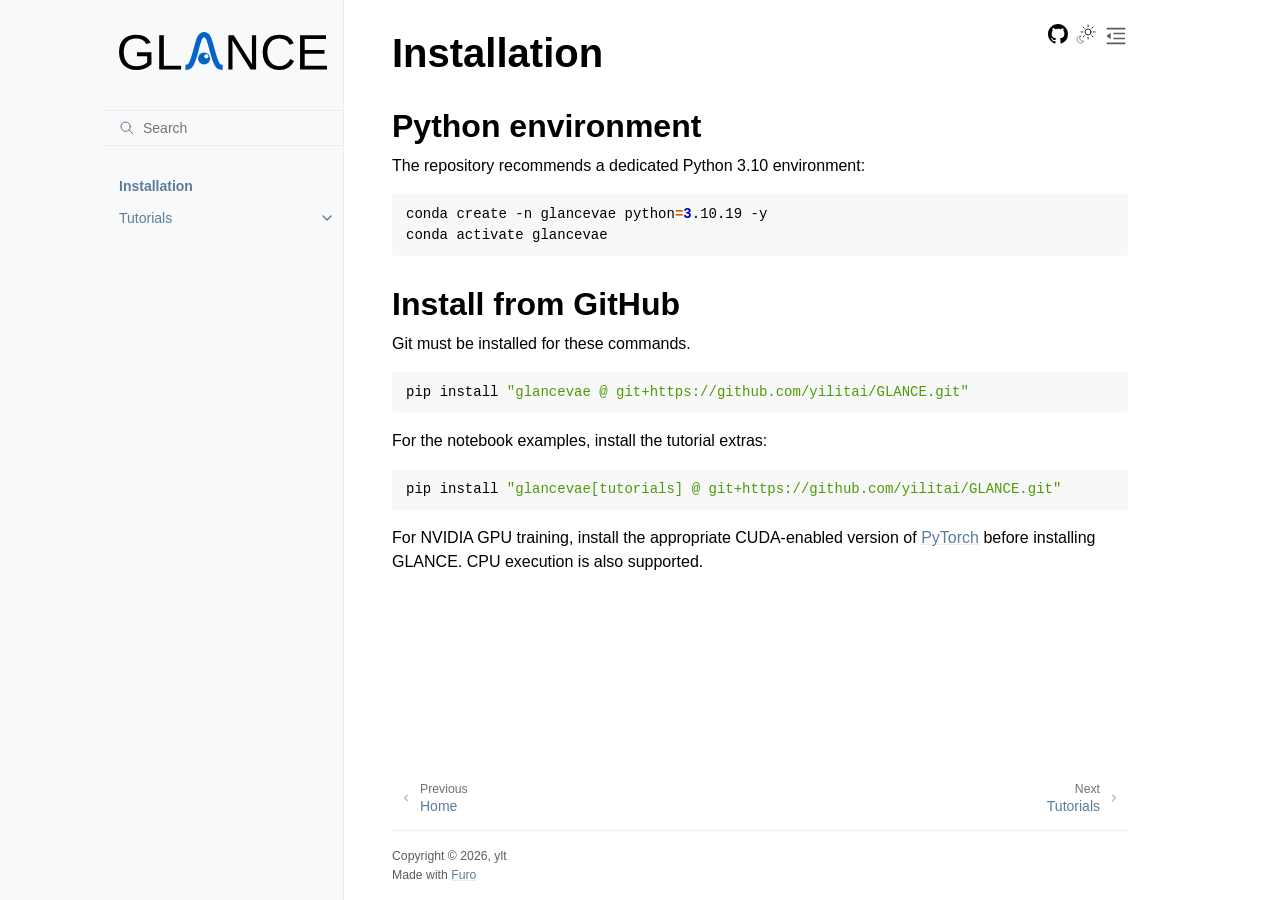
<file: docs/_build/html/installation.html>
<!doctype html>
<html class="no-js" lang="en" data-content_root="./">
  <head><meta charset="utf-8">
    <meta name="viewport" content="width=device-width,initial-scale=1">
    <meta name="color-scheme" content="light dark"><meta name="viewport" content="width=device-width, initial-scale=1" />
<link rel="index" title="Index" href="genindex.html"><link rel="search" title="Search" href="search.html"><link rel="next" title="Tutorials" href="tutorials/index.html"><link rel="prev" title="GLANCE" href="index.html">
        <link rel="prefetch" href="_static/img/logo.svg" as="image">
        <link rel="prefetch" href="_static/img/logo.svg" as="image">

    <!-- Generated with Sphinx 8.2.3 and Furo 2025.12.19 -->
        <title>Installation - GLANCE 0.1.0 documentation</title>
      <link rel="stylesheet" type="text/css" href="_static/pygments.css?v=8f2a1f02" />
    <link rel="stylesheet" type="text/css" href="_static/styles/furo.css?v=7bdb33bb" />
    <link rel="stylesheet" type="text/css" href="_static/copybutton.css?v=76b2166b" />
    <link rel="stylesheet" type="text/css" href="_static/mystnb.8ecb98da25f57f5357bf6f572d296f466b2cfe2517ffebfabe82451661e28f02.css?v=6644e6bb" />
    <link rel="stylesheet" type="text/css" href="_static/sphinx-design.min.css?v=95c83b7e" />
    <link rel="stylesheet" type="text/css" href="_static/styles/furo-extensions.css?v=8dab3a3b" />
    <link rel="stylesheet" type="text/css" href="_static/css/site.css?v=d782d548" />
    
    


<style>
  body {
    --color-code-background: #f8f8f8;
  --color-code-foreground: black;
  --color-brand-primary: #5c7c9b;
  --color-brand-content: #5c7c9b;
  --admonition-font-size: var(--font-size-normal);
  --admonition-title-font-size: var(--font-size-normal);
  --code-font-size: var(--font-size--small);
  
  }
  @media not print {
    body[data-theme="dark"] {
      --color-code-background: #272822;
  --color-code-foreground: #f8f8f2;
  
    }
    @media (prefers-color-scheme: dark) {
      body:not([data-theme="light"]) {
        --color-code-background: #272822;
  --color-code-foreground: #f8f8f2;
  
      }
    }
  }
</style></head>
  <body>
    
    <script>
      document.body.dataset.theme = localStorage.getItem("theme") || "auto";
    </script>
    

<svg xmlns="http://www.w3.org/2000/svg" style="display: none;">
  <symbol id="svg-toc" viewBox="0 0 24 24">
    <title>Contents</title>
    <svg stroke="currentColor" fill="currentColor" stroke-width="0" viewBox="0 0 1024 1024">
      <path d="M408 442h480c4.4 0 8-3.6 8-8v-56c0-4.4-3.6-8-8-8H408c-4.4 0-8 3.6-8 8v56c0 4.4 3.6 8 8 8zm-8 204c0 4.4 3.6 8 8 8h480c4.4 0 8-3.6 8-8v-56c0-4.4-3.6-8-8-8H408c-4.4 0-8 3.6-8 8v56zm504-486H120c-4.4 0-8 3.6-8 8v56c0 4.4 3.6 8 8 8h784c4.4 0 8-3.6 8-8v-56c0-4.4-3.6-8-8-8zm0 632H120c-4.4 0-8 3.6-8 8v56c0 4.4 3.6 8 8 8h784c4.4 0 8-3.6 8-8v-56c0-4.4-3.6-8-8-8zM115.4 518.9L271.7 642c5.8 4.6 14.4.5 14.4-6.9V388.9c0-7.4-8.5-11.5-14.4-6.9L115.4 505.1a8.74 8.74 0 0 0 0 13.8z"/>
    </svg>
  </symbol>
  <symbol id="svg-menu" viewBox="0 0 24 24">
    <title>Menu</title>
    <svg xmlns="http://www.w3.org/2000/svg" viewBox="0 0 24 24" fill="none" stroke="currentColor"
      stroke-width="2" stroke-linecap="round" stroke-linejoin="round" class="feather-menu">
      <line x1="3" y1="12" x2="21" y2="12"></line>
      <line x1="3" y1="6" x2="21" y2="6"></line>
      <line x1="3" y1="18" x2="21" y2="18"></line>
    </svg>
  </symbol>
  <symbol id="svg-arrow-right" viewBox="0 0 24 24">
    <title>Expand</title>
    <svg xmlns="http://www.w3.org/2000/svg" viewBox="0 0 24 24" fill="none" stroke="currentColor"
      stroke-width="2" stroke-linecap="round" stroke-linejoin="round" class="feather-chevron-right">
      <polyline points="9 18 15 12 9 6"></polyline>
    </svg>
  </symbol>
  <symbol id="svg-sun" viewBox="0 0 24 24">
    <title>Light mode</title>
    <svg xmlns="http://www.w3.org/2000/svg" viewBox="0 0 24 24" fill="none" stroke="currentColor"
      stroke-width="1" stroke-linecap="round" stroke-linejoin="round" class="feather-sun">
      <circle cx="12" cy="12" r="5"></circle>
      <line x1="12" y1="1" x2="12" y2="3"></line>
      <line x1="12" y1="21" x2="12" y2="23"></line>
      <line x1="4.22" y1="4.22" x2="5.64" y2="5.64"></line>
      <line x1="18.36" y1="18.36" x2="19.78" y2="19.78"></line>
      <line x1="1" y1="12" x2="3" y2="12"></line>
      <line x1="21" y1="12" x2="23" y2="12"></line>
      <line x1="4.22" y1="19.78" x2="5.64" y2="18.36"></line>
      <line x1="18.36" y1="5.64" x2="19.78" y2="4.22"></line>
    </svg>
  </symbol>
  <symbol id="svg-moon" viewBox="0 0 24 24">
    <title>Dark mode</title>
    <svg xmlns="http://www.w3.org/2000/svg" viewBox="0 0 24 24" fill="none" stroke="currentColor"
      stroke-width="1" stroke-linecap="round" stroke-linejoin="round" class="icon-tabler-moon">
      <path stroke="none" d="M0 0h24v24H0z" fill="none" />
      <path d="M12 3c.132 0 .263 0 .393 0a7.5 7.5 0 0 0 7.92 12.446a9 9 0 1 1 -8.313 -12.454z" />
    </svg>
  </symbol>
  <symbol id="svg-sun-with-moon" viewBox="0 0 24 24">
    <title>Auto light/dark, in light mode</title>
    <svg xmlns="http://www.w3.org/2000/svg" viewBox="0 0 24 24" fill="none" stroke="currentColor"
      stroke-width="1" stroke-linecap="round" stroke-linejoin="round"
      class="icon-custom-derived-from-feather-sun-and-tabler-moon">
      <path style="opacity: 50%" d="M 5.411 14.504 C 5.471 14.504 5.532 14.504 5.591 14.504 C 3.639 16.319 4.383 19.569 6.931 20.352 C 7.693 20.586 8.512 20.551 9.25 20.252 C 8.023 23.207 4.056 23.725 2.11 21.184 C 0.166 18.642 1.702 14.949 4.874 14.536 C 5.051 14.512 5.231 14.5 5.411 14.5 L 5.411 14.504 Z"/>
      <line x1="14.5" y1="3.25" x2="14.5" y2="1.25"/>
      <line x1="14.5" y1="15.85" x2="14.5" y2="17.85"/>
      <line x1="10.044" y1="5.094" x2="8.63" y2="3.68"/>
      <line x1="19" y1="14.05" x2="20.414" y2="15.464"/>
      <line x1="8.2" y1="9.55" x2="6.2" y2="9.55"/>
      <line x1="20.8" y1="9.55" x2="22.8" y2="9.55"/>
      <line x1="10.044" y1="14.006" x2="8.63" y2="15.42"/>
      <line x1="19" y1="5.05" x2="20.414" y2="3.636"/>
      <circle cx="14.5" cy="9.55" r="3.6"/>
    </svg>
  </symbol>
  <symbol id="svg-moon-with-sun" viewBox="0 0 24 24">
    <title>Auto light/dark, in dark mode</title>
    <svg xmlns="http://www.w3.org/2000/svg" viewBox="0 0 24 24" fill="none" stroke="currentColor"
      stroke-width="1" stroke-linecap="round" stroke-linejoin="round"
      class="icon-custom-derived-from-feather-sun-and-tabler-moon">
      <path d="M 8.282 7.007 C 8.385 7.007 8.494 7.007 8.595 7.007 C 5.18 10.184 6.481 15.869 10.942 17.24 C 12.275 17.648 13.706 17.589 15 17.066 C 12.851 22.236 5.91 23.143 2.505 18.696 C -0.897 14.249 1.791 7.786 7.342 7.063 C 7.652 7.021 7.965 7 8.282 7 L 8.282 7.007 Z"/>
      <line style="opacity: 50%" x1="18" y1="3.705" x2="18" y2="2.5"/>
      <line style="opacity: 50%" x1="18" y1="11.295" x2="18" y2="12.5"/>
      <line style="opacity: 50%" x1="15.316" y1="4.816" x2="14.464" y2="3.964"/>
      <line style="opacity: 50%" x1="20.711" y1="10.212" x2="21.563" y2="11.063"/>
      <line style="opacity: 50%" x1="14.205" y1="7.5" x2="13.001" y2="7.5"/>
      <line style="opacity: 50%" x1="21.795" y1="7.5" x2="23" y2="7.5"/>
      <line style="opacity: 50%" x1="15.316" y1="10.184" x2="14.464" y2="11.036"/>
      <line style="opacity: 50%" x1="20.711" y1="4.789" x2="21.563" y2="3.937"/>
      <circle style="opacity: 50%" cx="18" cy="7.5" r="2.169"/>
    </svg>
  </symbol>
  <symbol id="svg-pencil" viewBox="0 0 24 24">
    <svg xmlns="http://www.w3.org/2000/svg" viewBox="0 0 24 24" fill="none" stroke="currentColor"
      stroke-width="1" stroke-linecap="round" stroke-linejoin="round" class="icon-tabler-pencil-code">
      <path d="M4 20h4l10.5 -10.5a2.828 2.828 0 1 0 -4 -4l-10.5 10.5v4" />
      <path d="M13.5 6.5l4 4" />
      <path d="M20 21l2 -2l-2 -2" />
      <path d="M17 17l-2 2l2 2" />
    </svg>
  </symbol>
  <symbol id="svg-eye" viewBox="0 0 24 24">
    <svg xmlns="http://www.w3.org/2000/svg" viewBox="0 0 24 24" fill="none" stroke="currentColor"
      stroke-width="1" stroke-linecap="round" stroke-linejoin="round" class="icon-tabler-eye-code">
      <path stroke="none" d="M0 0h24v24H0z" fill="none" />
      <path d="M10 12a2 2 0 1 0 4 0a2 2 0 0 0 -4 0" />
      <path
        d="M11.11 17.958c-3.209 -.307 -5.91 -2.293 -8.11 -5.958c2.4 -4 5.4 -6 9 -6c3.6 0 6.6 2 9 6c-.21 .352 -.427 .688 -.647 1.008" />
      <path d="M20 21l2 -2l-2 -2" />
      <path d="M17 17l-2 2l2 2" />
    </svg>
  </symbol>
</svg>

<input type="checkbox" class="sidebar-toggle" name="__navigation" id="__navigation" aria-label="Toggle site navigation sidebar">
<input type="checkbox" class="sidebar-toggle" name="__toc" id="__toc" aria-label="Toggle table of contents sidebar">
<label class="overlay sidebar-overlay" for="__navigation"></label>
<label class="overlay toc-overlay" for="__toc"></label>

<a class="skip-to-content muted-link" href="#furo-main-content">Skip to content</a>



<div class="page">
  <header class="mobile-header">
    <div class="header-left">
      <label class="nav-overlay-icon" for="__navigation">
        <span class="icon"><svg><use href="#svg-menu"></use></svg></span>
      </label>
    </div>
    <div class="header-center">
      <a href="index.html"><div class="brand">GLANCE 0.1.0 documentation</div></a>
    </div>
    <div class="header-right">
      <div class="theme-toggle-container theme-toggle-header">
        <button class="theme-toggle" aria-label="Toggle Light / Dark / Auto color theme">
          <svg class="theme-icon-when-auto-light"><use href="#svg-sun-with-moon"></use></svg>
          <svg class="theme-icon-when-auto-dark"><use href="#svg-moon-with-sun"></use></svg>
          <svg class="theme-icon-when-dark"><use href="#svg-moon"></use></svg>
          <svg class="theme-icon-when-light"><use href="#svg-sun"></use></svg>
        </button>
      </div>
      <label class="toc-overlay-icon toc-header-icon" for="__toc">
        <span class="icon"><svg><use href="#svg-toc"></use></svg></span>
      </label>
    </div>
  </header>
  <aside class="sidebar-drawer">
    <div class="sidebar-container">
      
      <div class="sidebar-sticky"><a class="sidebar-brand" href="index.html">
  <div class="sidebar-logo-container">
    <img class="sidebar-logo only-light" src="_static/img/logo.svg" alt="Light Logo"/>
    <img class="sidebar-logo only-dark" src="_static/img/logo.svg" alt="Dark Logo"/>
  </div>
  
  
</a><form class="sidebar-search-container" method="get" action="search.html" role="search">
  <input class="sidebar-search" placeholder="Search" name="q" aria-label="Search">
  <input type="hidden" name="check_keywords" value="yes">
  <input type="hidden" name="area" value="default">
</form>
<div id="searchbox"></div><div class="sidebar-scroll"><div class="sidebar-tree">
  <ul class="current">
<li class="toctree-l1 current current-page"><a class="current reference internal" href="#">Installation</a></li>
<li class="toctree-l1 has-children"><a class="reference internal" href="tutorials/index.html">Tutorials</a><input aria-label="Toggle navigation of Tutorials" class="toctree-checkbox" id="toctree-checkbox-1" name="toctree-checkbox-1" role="switch" type="checkbox"/><label for="toctree-checkbox-1"><span class="icon"><svg><use href="#svg-arrow-right"></use></svg></span></label><ul>
<li class="toctree-l2"><a class="reference internal" href="tutorials/01_Leduc2022_Derks2023.html">Cross-dataset integration</a></li>
<li class="toctree-l2"><a class="reference internal" href="tutorials/02_mouse_trachea.html">Mouse trachea proteomics</a></li>
</ul>
</li>
</ul>

</div>
</div>

      </div>
      
    </div>
  </aside>
  <div class="main">
    <div class="content">
      <div class="article-container">
        <a href="#" class="back-to-top muted-link">
          <svg xmlns="http://www.w3.org/2000/svg" viewBox="0 0 24 24">
            <path d="M13 20h-2V8l-5.5 5.5-1.42-1.42L12 4.16l7.92 7.92-1.42 1.42L13 8v12z"></path>
          </svg>
          <span>Back to top</span>
        </a>
        <div class="content-icon-container">
          <div class="view-this-page">
  <a
    class="muted-link"
    href="https://github.com/yilitai/GLANCE"
    title="GLANCE on GitHub"
    aria-label="GLANCE on GitHub"
  >
    <svg viewBox="0 0 16 16" aria-hidden="true">
      <path
        fill="currentColor"
        d="M8 0C3.58 0 0 3.58 0 8c0 3.54 2.29 6.53 5.47 7.59.4.07.55-.17.55-.38 0-.19-.01-.82-.01-1.49-2.01.37-2.53-.49-2.69-.94-.09-.23-.48-.94-.82-1.13-.28-.15-.68-.52-.01-.53.63-.01 1.08.58 1.23.82.72 1.21 1.87.87 2.33.66.07-.52.28-.87.51-1.07-1.78-.2-3.64-.89-3.64-3.95 0-.87.31-1.59.82-2.15-.08-.2-.36-1.02.08-2.12 0 0 .67-.21 2.2.82A7.65 7.65 0 0 1 8 3.87c.68 0 1.36.09 2 .27 1.53-1.04 2.2-.82 2.2-.82.44 1.1.16 1.92.08 2.12.51.56.82 1.27.82 2.15 0 3.07-1.87 3.75-3.65 3.95.29.25.54.73.54 1.48 0 1.07-.01 1.93-.01 2.2 0 .21.15.46.55.38A8.01 8.01 0 0 0 16 8c0-4.42-3.58-8-8-8Z"
      />
    </svg>
    <span class="visually-hidden">GLANCE on GitHub</span>
  </a>
</div><div class="theme-toggle-container theme-toggle-content">
            <button class="theme-toggle" aria-label="Toggle Light / Dark / Auto color theme">
              <svg class="theme-icon-when-auto-light"><use href="#svg-sun-with-moon"></use></svg>
              <svg class="theme-icon-when-auto-dark"><use href="#svg-moon-with-sun"></use></svg>
              <svg class="theme-icon-when-dark"><use href="#svg-moon"></use></svg>
              <svg class="theme-icon-when-light"><use href="#svg-sun"></use></svg>
            </button>
          </div>
          <label class="toc-overlay-icon toc-content-icon" for="__toc">
            <span class="icon"><svg><use href="#svg-toc"></use></svg></span>
          </label>
        </div>
        <article role="main" id="furo-main-content">
          <section id="installation">
<h1>Installation<a class="headerlink" href="#installation" title="Link to this heading">¶</a></h1>
<section id="python-environment">
<h2>Python environment<a class="headerlink" href="#python-environment" title="Link to this heading">¶</a></h2>
<p>The repository recommends a dedicated Python 3.10 environment:</p>
<div class="highlight-bash notranslate"><div class="highlight"><pre><span></span>conda<span class="w"> </span>create<span class="w"> </span>-n<span class="w"> </span>glancevae<span class="w"> </span><span class="nv">python</span><span class="o">=</span><span class="m">3</span>.10.19<span class="w"> </span>-y
conda<span class="w"> </span>activate<span class="w"> </span>glancevae
</pre></div>
</div>
</section>
<section id="install-from-github">
<h2>Install from GitHub<a class="headerlink" href="#install-from-github" title="Link to this heading">¶</a></h2>
<p>Git must be installed for these commands.</p>
<div class="highlight-bash notranslate"><div class="highlight"><pre><span></span>pip<span class="w"> </span>install<span class="w"> </span><span class="s2">&quot;glancevae @ git+https://github.com/yilitai/GLANCE.git&quot;</span>
</pre></div>
</div>
<p>For the notebook examples, install the tutorial extras:</p>
<div class="highlight-bash notranslate"><div class="highlight"><pre><span></span>pip<span class="w"> </span>install<span class="w"> </span><span class="s2">&quot;glancevae[tutorials] @ git+https://github.com/yilitai/GLANCE.git&quot;</span>
</pre></div>
</div>
<p>For NVIDIA GPU training, install the appropriate CUDA-enabled version of
<a class="reference external" href="https://pytorch.org/get-started/locally/">PyTorch</a> before installing GLANCE.
CPU execution is also supported.</p>
</section>
</section>

        </article>
      </div>
      <footer>
        
        <div class="related-pages">
          <a class="next-page" href="tutorials/index.html">
              <div class="page-info">
                <div class="context">
                  <span>Next</span>
                </div>
                <div class="title">Tutorials</div>
              </div>
              <svg class="furo-related-icon"><use href="#svg-arrow-right"></use></svg>
            </a>
          <a class="prev-page" href="index.html">
              <svg class="furo-related-icon"><use href="#svg-arrow-right"></use></svg>
              <div class="page-info">
                <div class="context">
                  <span>Previous</span>
                </div>
                
                <div class="title">Home</div>
                
              </div>
            </a>
        </div>
        <div class="bottom-of-page">
          <div class="left-details">
            <div class="copyright">
                Copyright &#169; 2026, ylt
            </div>
            Made with 
            <a href="https://github.com/pradyunsg/furo">Furo</a>
            
          </div>
          <div class="right-details">
            
          </div>
        </div>
        
      </footer>
    </div>
    <aside class="toc-drawer">
      
      
      <div class="toc-sticky toc-scroll">
        <div class="toc-title-container">
          <span class="toc-title">
            On this page
          </span>
        </div>
        <div class="toc-tree-container">
          <div class="toc-tree">
            <ul>
<li><a class="reference internal" href="#">Installation</a><ul>
<li><a class="reference internal" href="#python-environment">Python environment</a></li>
<li><a class="reference internal" href="#install-from-github">Install from GitHub</a></li>
</ul>
</li>
</ul>

          </div>
        </div>
      </div>
      
      
    </aside>
  </div>
</div><script src="_static/documentation_options.js?v=01f34227"></script>
    <script src="_static/doctools.js?v=9bcbadda"></script>
    <script src="_static/sphinx_highlight.js?v=dc90522c"></script>
    <script src="_static/scripts/furo.js?v=46bd48cc"></script>
    <script src="_static/clipboard.min.js?v=a7894cd8"></script>
    <script src="_static/copybutton.js?v=f281be69"></script>
    <script src="_static/design-tabs.js?v=f930bc37"></script>
    </body>
</html>
</file>
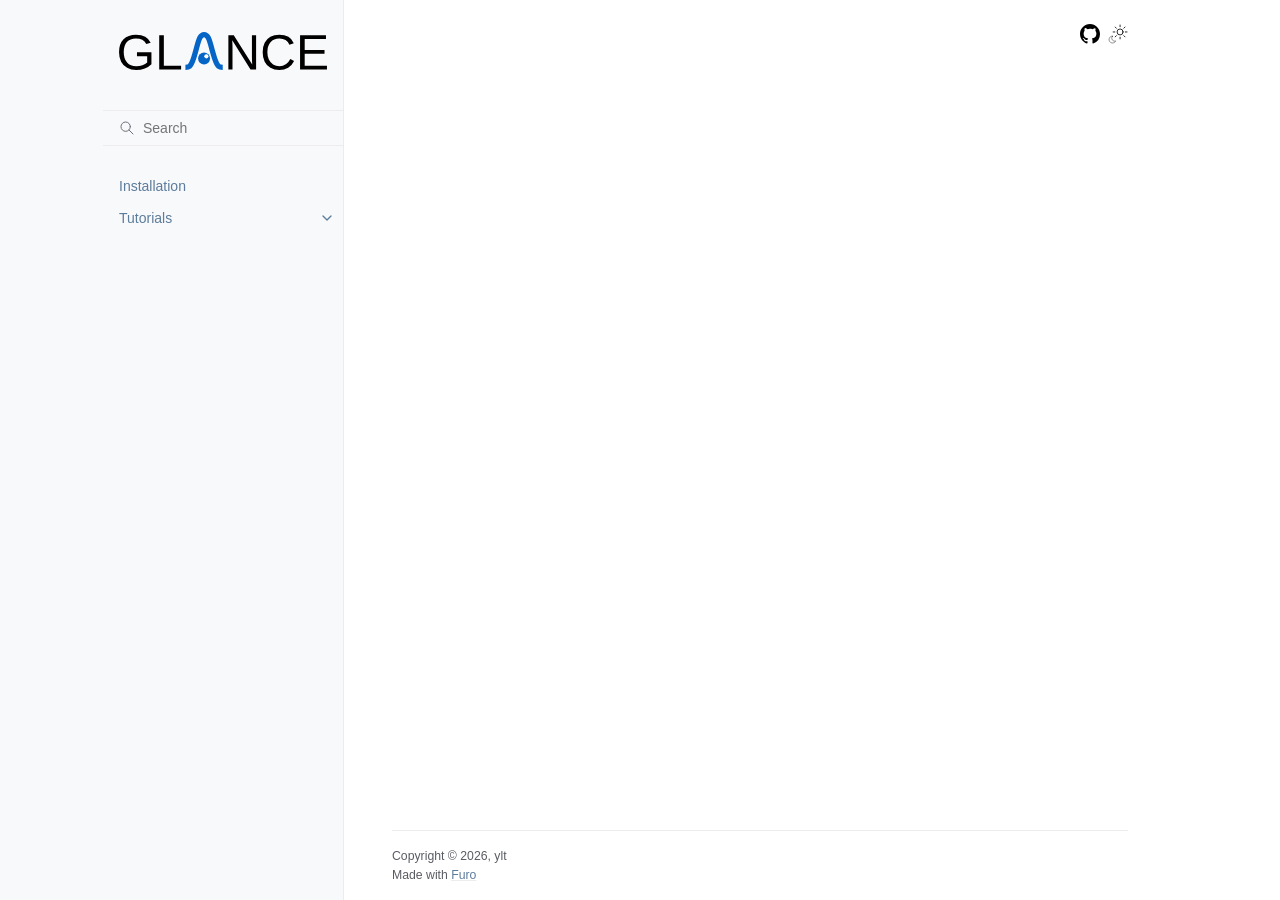
<file: docs/_build/html/search.html>
<!doctype html>
<html class="no-js" lang="en" data-content_root="./">
  <head>
<meta charset="utf-8">
    <meta name="viewport" content="width=device-width,initial-scale=1">
    <meta name="color-scheme" content="light dark"><link rel="index" title="Index" href="genindex.html"><link rel="search" title="Search" href="#">
        <link rel="prefetch" href="_static/img/logo.svg" as="image">
        <link rel="prefetch" href="_static/img/logo.svg" as="image">

    <!-- Generated with Sphinx 8.2.3 and Furo 2025.12.19 -->
<meta name="robots" content="noindex" />
<title>Search - GLANCE 0.1.0 documentation</title><link rel="stylesheet" type="text/css" href="_static/pygments.css?v=8f2a1f02" />
    <link rel="stylesheet" type="text/css" href="_static/styles/furo.css?v=7bdb33bb" />
    <link rel="stylesheet" type="text/css" href="_static/copybutton.css?v=76b2166b" />
    <link rel="stylesheet" type="text/css" href="_static/mystnb.8ecb98da25f57f5357bf6f572d296f466b2cfe2517ffebfabe82451661e28f02.css?v=6644e6bb" />
    <link rel="stylesheet" type="text/css" href="_static/sphinx-design.min.css?v=95c83b7e" />
    <link rel="stylesheet" type="text/css" href="_static/styles/furo-extensions.css?v=8dab3a3b" />
    <link rel="stylesheet" type="text/css" href="_static/css/site.css?v=d782d548" />
    
    


<style>
  body {
    --color-code-background: #f8f8f8;
  --color-code-foreground: black;
  --color-brand-primary: #5c7c9b;
  --color-brand-content: #5c7c9b;
  --admonition-font-size: var(--font-size-normal);
  --admonition-title-font-size: var(--font-size-normal);
  --code-font-size: var(--font-size--small);
  
  }
  @media not print {
    body[data-theme="dark"] {
      --color-code-background: #272822;
  --color-code-foreground: #f8f8f2;
  
    }
    @media (prefers-color-scheme: dark) {
      body:not([data-theme="light"]) {
        --color-code-background: #272822;
  --color-code-foreground: #f8f8f2;
  
      }
    }
  }
</style></head>
  <body>
    
    <script>
      document.body.dataset.theme = localStorage.getItem("theme") || "auto";
    </script>
    

<svg xmlns="http://www.w3.org/2000/svg" style="display: none;">
  <symbol id="svg-toc" viewBox="0 0 24 24">
    <title>Contents</title>
    <svg stroke="currentColor" fill="currentColor" stroke-width="0" viewBox="0 0 1024 1024">
      <path d="M408 442h480c4.4 0 8-3.6 8-8v-56c0-4.4-3.6-8-8-8H408c-4.4 0-8 3.6-8 8v56c0 4.4 3.6 8 8 8zm-8 204c0 4.4 3.6 8 8 8h480c4.4 0 8-3.6 8-8v-56c0-4.4-3.6-8-8-8H408c-4.4 0-8 3.6-8 8v56zm504-486H120c-4.4 0-8 3.6-8 8v56c0 4.4 3.6 8 8 8h784c4.4 0 8-3.6 8-8v-56c0-4.4-3.6-8-8-8zm0 632H120c-4.4 0-8 3.6-8 8v56c0 4.4 3.6 8 8 8h784c4.4 0 8-3.6 8-8v-56c0-4.4-3.6-8-8-8zM115.4 518.9L271.7 642c5.8 4.6 14.4.5 14.4-6.9V388.9c0-7.4-8.5-11.5-14.4-6.9L115.4 505.1a8.74 8.74 0 0 0 0 13.8z"/>
    </svg>
  </symbol>
  <symbol id="svg-menu" viewBox="0 0 24 24">
    <title>Menu</title>
    <svg xmlns="http://www.w3.org/2000/svg" viewBox="0 0 24 24" fill="none" stroke="currentColor"
      stroke-width="2" stroke-linecap="round" stroke-linejoin="round" class="feather-menu">
      <line x1="3" y1="12" x2="21" y2="12"></line>
      <line x1="3" y1="6" x2="21" y2="6"></line>
      <line x1="3" y1="18" x2="21" y2="18"></line>
    </svg>
  </symbol>
  <symbol id="svg-arrow-right" viewBox="0 0 24 24">
    <title>Expand</title>
    <svg xmlns="http://www.w3.org/2000/svg" viewBox="0 0 24 24" fill="none" stroke="currentColor"
      stroke-width="2" stroke-linecap="round" stroke-linejoin="round" class="feather-chevron-right">
      <polyline points="9 18 15 12 9 6"></polyline>
    </svg>
  </symbol>
  <symbol id="svg-sun" viewBox="0 0 24 24">
    <title>Light mode</title>
    <svg xmlns="http://www.w3.org/2000/svg" viewBox="0 0 24 24" fill="none" stroke="currentColor"
      stroke-width="1" stroke-linecap="round" stroke-linejoin="round" class="feather-sun">
      <circle cx="12" cy="12" r="5"></circle>
      <line x1="12" y1="1" x2="12" y2="3"></line>
      <line x1="12" y1="21" x2="12" y2="23"></line>
      <line x1="4.22" y1="4.22" x2="5.64" y2="5.64"></line>
      <line x1="18.36" y1="18.36" x2="19.78" y2="19.78"></line>
      <line x1="1" y1="12" x2="3" y2="12"></line>
      <line x1="21" y1="12" x2="23" y2="12"></line>
      <line x1="4.22" y1="19.78" x2="5.64" y2="18.36"></line>
      <line x1="18.36" y1="5.64" x2="19.78" y2="4.22"></line>
    </svg>
  </symbol>
  <symbol id="svg-moon" viewBox="0 0 24 24">
    <title>Dark mode</title>
    <svg xmlns="http://www.w3.org/2000/svg" viewBox="0 0 24 24" fill="none" stroke="currentColor"
      stroke-width="1" stroke-linecap="round" stroke-linejoin="round" class="icon-tabler-moon">
      <path stroke="none" d="M0 0h24v24H0z" fill="none" />
      <path d="M12 3c.132 0 .263 0 .393 0a7.5 7.5 0 0 0 7.92 12.446a9 9 0 1 1 -8.313 -12.454z" />
    </svg>
  </symbol>
  <symbol id="svg-sun-with-moon" viewBox="0 0 24 24">
    <title>Auto light/dark, in light mode</title>
    <svg xmlns="http://www.w3.org/2000/svg" viewBox="0 0 24 24" fill="none" stroke="currentColor"
      stroke-width="1" stroke-linecap="round" stroke-linejoin="round"
      class="icon-custom-derived-from-feather-sun-and-tabler-moon">
      <path style="opacity: 50%" d="M 5.411 14.504 C 5.471 14.504 5.532 14.504 5.591 14.504 C 3.639 16.319 4.383 19.569 6.931 20.352 C 7.693 20.586 8.512 20.551 9.25 20.252 C 8.023 23.207 4.056 23.725 2.11 21.184 C 0.166 18.642 1.702 14.949 4.874 14.536 C 5.051 14.512 5.231 14.5 5.411 14.5 L 5.411 14.504 Z"/>
      <line x1="14.5" y1="3.25" x2="14.5" y2="1.25"/>
      <line x1="14.5" y1="15.85" x2="14.5" y2="17.85"/>
      <line x1="10.044" y1="5.094" x2="8.63" y2="3.68"/>
      <line x1="19" y1="14.05" x2="20.414" y2="15.464"/>
      <line x1="8.2" y1="9.55" x2="6.2" y2="9.55"/>
      <line x1="20.8" y1="9.55" x2="22.8" y2="9.55"/>
      <line x1="10.044" y1="14.006" x2="8.63" y2="15.42"/>
      <line x1="19" y1="5.05" x2="20.414" y2="3.636"/>
      <circle cx="14.5" cy="9.55" r="3.6"/>
    </svg>
  </symbol>
  <symbol id="svg-moon-with-sun" viewBox="0 0 24 24">
    <title>Auto light/dark, in dark mode</title>
    <svg xmlns="http://www.w3.org/2000/svg" viewBox="0 0 24 24" fill="none" stroke="currentColor"
      stroke-width="1" stroke-linecap="round" stroke-linejoin="round"
      class="icon-custom-derived-from-feather-sun-and-tabler-moon">
      <path d="M 8.282 7.007 C 8.385 7.007 8.494 7.007 8.595 7.007 C 5.18 10.184 6.481 15.869 10.942 17.24 C 12.275 17.648 13.706 17.589 15 17.066 C 12.851 22.236 5.91 23.143 2.505 18.696 C -0.897 14.249 1.791 7.786 7.342 7.063 C 7.652 7.021 7.965 7 8.282 7 L 8.282 7.007 Z"/>
      <line style="opacity: 50%" x1="18" y1="3.705" x2="18" y2="2.5"/>
      <line style="opacity: 50%" x1="18" y1="11.295" x2="18" y2="12.5"/>
      <line style="opacity: 50%" x1="15.316" y1="4.816" x2="14.464" y2="3.964"/>
      <line style="opacity: 50%" x1="20.711" y1="10.212" x2="21.563" y2="11.063"/>
      <line style="opacity: 50%" x1="14.205" y1="7.5" x2="13.001" y2="7.5"/>
      <line style="opacity: 50%" x1="21.795" y1="7.5" x2="23" y2="7.5"/>
      <line style="opacity: 50%" x1="15.316" y1="10.184" x2="14.464" y2="11.036"/>
      <line style="opacity: 50%" x1="20.711" y1="4.789" x2="21.563" y2="3.937"/>
      <circle style="opacity: 50%" cx="18" cy="7.5" r="2.169"/>
    </svg>
  </symbol>
  <symbol id="svg-pencil" viewBox="0 0 24 24">
    <svg xmlns="http://www.w3.org/2000/svg" viewBox="0 0 24 24" fill="none" stroke="currentColor"
      stroke-width="1" stroke-linecap="round" stroke-linejoin="round" class="icon-tabler-pencil-code">
      <path d="M4 20h4l10.5 -10.5a2.828 2.828 0 1 0 -4 -4l-10.5 10.5v4" />
      <path d="M13.5 6.5l4 4" />
      <path d="M20 21l2 -2l-2 -2" />
      <path d="M17 17l-2 2l2 2" />
    </svg>
  </symbol>
  <symbol id="svg-eye" viewBox="0 0 24 24">
    <svg xmlns="http://www.w3.org/2000/svg" viewBox="0 0 24 24" fill="none" stroke="currentColor"
      stroke-width="1" stroke-linecap="round" stroke-linejoin="round" class="icon-tabler-eye-code">
      <path stroke="none" d="M0 0h24v24H0z" fill="none" />
      <path d="M10 12a2 2 0 1 0 4 0a2 2 0 0 0 -4 0" />
      <path
        d="M11.11 17.958c-3.209 -.307 -5.91 -2.293 -8.11 -5.958c2.4 -4 5.4 -6 9 -6c3.6 0 6.6 2 9 6c-.21 .352 -.427 .688 -.647 1.008" />
      <path d="M20 21l2 -2l-2 -2" />
      <path d="M17 17l-2 2l2 2" />
    </svg>
  </symbol>
</svg>

<input type="checkbox" class="sidebar-toggle" name="__navigation" id="__navigation" aria-label="Toggle site navigation sidebar">
<input type="checkbox" class="sidebar-toggle" name="__toc" id="__toc" aria-label="Toggle table of contents sidebar">
<label class="overlay sidebar-overlay" for="__navigation"></label>
<label class="overlay toc-overlay" for="__toc"></label>

<a class="skip-to-content muted-link" href="#furo-main-content">Skip to content</a>



<div class="page">
  <header class="mobile-header">
    <div class="header-left">
      <label class="nav-overlay-icon" for="__navigation">
        <span class="icon"><svg><use href="#svg-menu"></use></svg></span>
      </label>
    </div>
    <div class="header-center">
      <a href="index.html"><div class="brand">GLANCE 0.1.0 documentation</div></a>
    </div>
    <div class="header-right">
      <div class="theme-toggle-container theme-toggle-header">
        <button class="theme-toggle" aria-label="Toggle Light / Dark / Auto color theme">
          <svg class="theme-icon-when-auto-light"><use href="#svg-sun-with-moon"></use></svg>
          <svg class="theme-icon-when-auto-dark"><use href="#svg-moon-with-sun"></use></svg>
          <svg class="theme-icon-when-dark"><use href="#svg-moon"></use></svg>
          <svg class="theme-icon-when-light"><use href="#svg-sun"></use></svg>
        </button>
      </div>
      <label class="toc-overlay-icon toc-header-icon no-toc" for="__toc">
        <span class="icon"><svg><use href="#svg-toc"></use></svg></span>
      </label>
    </div>
  </header>
  <aside class="sidebar-drawer">
    <div class="sidebar-container">
      
      <div class="sidebar-sticky"><a class="sidebar-brand" href="index.html">
  <div class="sidebar-logo-container">
    <img class="sidebar-logo only-light" src="_static/img/logo.svg" alt="Light Logo"/>
    <img class="sidebar-logo only-dark" src="_static/img/logo.svg" alt="Dark Logo"/>
  </div>
  
  
</a><form class="sidebar-search-container" method="get" action="#" role="search">
  <input class="sidebar-search" placeholder="Search" name="q" aria-label="Search">
  <input type="hidden" name="check_keywords" value="yes">
  <input type="hidden" name="area" value="default">
</form>
<div id="searchbox"></div><div class="sidebar-scroll"><div class="sidebar-tree">
  <ul>
<li class="toctree-l1"><a class="reference internal" href="installation.html">Installation</a></li>
<li class="toctree-l1 has-children"><a class="reference internal" href="tutorials/index.html">Tutorials</a><input aria-label="Toggle navigation of Tutorials" class="toctree-checkbox" id="toctree-checkbox-1" name="toctree-checkbox-1" role="switch" type="checkbox"/><label for="toctree-checkbox-1"><span class="icon"><svg><use href="#svg-arrow-right"></use></svg></span></label><ul>
<li class="toctree-l2"><a class="reference internal" href="tutorials/01_Leduc2022_Derks2023.html">Cross-dataset integration</a></li>
<li class="toctree-l2"><a class="reference internal" href="tutorials/02_mouse_trachea.html">Mouse trachea proteomics</a></li>
</ul>
</li>
</ul>

</div>
</div>

      </div>
      
    </div>
  </aside>
  <div class="main">
    <div class="content">
      <div class="article-container">
        <a href="#" class="back-to-top muted-link">
          <svg xmlns="http://www.w3.org/2000/svg" viewBox="0 0 24 24">
            <path d="M13 20h-2V8l-5.5 5.5-1.42-1.42L12 4.16l7.92 7.92-1.42 1.42L13 8v12z"></path>
          </svg>
          <span>Back to top</span>
        </a>
        <div class="content-icon-container">
          <div class="view-this-page">
  <a
    class="muted-link"
    href="https://github.com/yilitai/GLANCE"
    title="GLANCE on GitHub"
    aria-label="GLANCE on GitHub"
  >
    <svg viewBox="0 0 16 16" aria-hidden="true">
      <path
        fill="currentColor"
        d="M8 0C3.58 0 0 3.58 0 8c0 3.54 2.29 6.53 5.47 7.59.4.07.55-.17.55-.38 0-.19-.01-.82-.01-1.49-2.01.37-2.53-.49-2.69-.94-.09-.23-.48-.94-.82-1.13-.28-.15-.68-.52-.01-.53.63-.01 1.08.58 1.23.82.72 1.21 1.87.87 2.33.66.07-.52.28-.87.51-1.07-1.78-.2-3.64-.89-3.64-3.95 0-.87.31-1.59.82-2.15-.08-.2-.36-1.02.08-2.12 0 0 .67-.21 2.2.82A7.65 7.65 0 0 1 8 3.87c.68 0 1.36.09 2 .27 1.53-1.04 2.2-.82 2.2-.82.44 1.1.16 1.92.08 2.12.51.56.82 1.27.82 2.15 0 3.07-1.87 3.75-3.65 3.95.29.25.54.73.54 1.48 0 1.07-.01 1.93-.01 2.2 0 .21.15.46.55.38A8.01 8.01 0 0 0 16 8c0-4.42-3.58-8-8-8Z"
      />
    </svg>
    <span class="visually-hidden">GLANCE on GitHub</span>
  </a>
</div><div class="theme-toggle-container theme-toggle-content">
            <button class="theme-toggle" aria-label="Toggle Light / Dark / Auto color theme">
              <svg class="theme-icon-when-auto-light"><use href="#svg-sun-with-moon"></use></svg>
              <svg class="theme-icon-when-auto-dark"><use href="#svg-moon-with-sun"></use></svg>
              <svg class="theme-icon-when-dark"><use href="#svg-moon"></use></svg>
              <svg class="theme-icon-when-light"><use href="#svg-sun"></use></svg>
            </button>
          </div>
          <label class="toc-overlay-icon toc-content-icon no-toc" for="__toc">
            <span class="icon"><svg><use href="#svg-toc"></use></svg></span>
          </label>
        </div>
        <article role="main" id="furo-main-content">
          
<noscript>
<div class="admonition error">
  <p class="admonition-title">Error</p>
  <p>
    Please activate JavaScript to enable the search functionality.
  </p>
</div>
</noscript>

<div id="search-results"></div>

        </article>
      </div>
      <footer>
        
        <div class="related-pages">
          
          
        </div>
        <div class="bottom-of-page">
          <div class="left-details">
            <div class="copyright">
                Copyright &#169; 2026, ylt
            </div>
            Made with 
            <a href="https://github.com/pradyunsg/furo">Furo</a>
            
          </div>
          <div class="right-details">
            
          </div>
        </div>
        
      </footer>
    </div>
    <aside class="toc-drawer no-toc">
      
      
      
    </aside>
  </div>
</div><script src="_static/documentation_options.js?v=01f34227"></script>
    <script src="_static/doctools.js?v=9bcbadda"></script>
    <script src="_static/sphinx_highlight.js?v=dc90522c"></script>
    <script src="_static/scripts/furo.js?v=46bd48cc"></script>
    <script src="_static/clipboard.min.js?v=a7894cd8"></script>
    <script src="_static/copybutton.js?v=f281be69"></script>
    <script src="_static/design-tabs.js?v=f930bc37"></script>
    
<script src="_static/searchtools.js"></script>
<script src="_static/language_data.js"></script>
<script src="searchindex.js"></script></body>
</html>
</file>
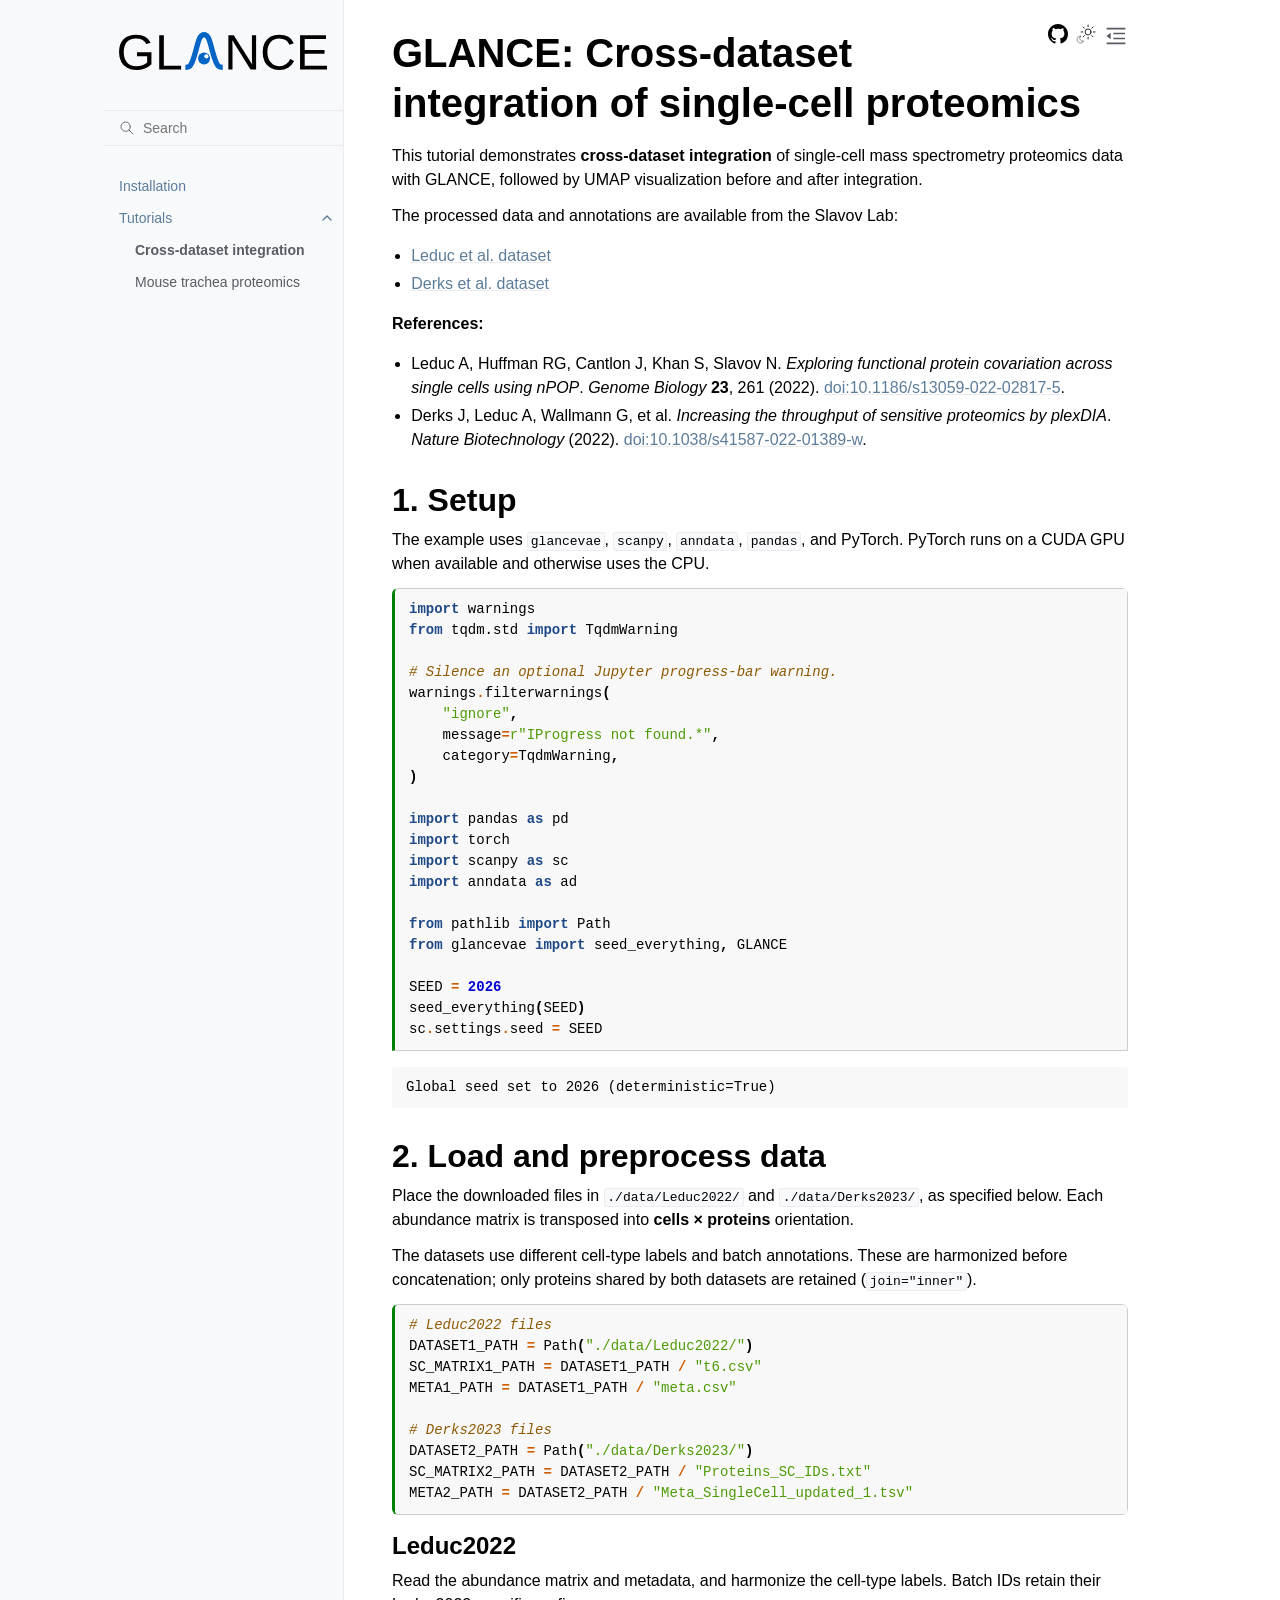
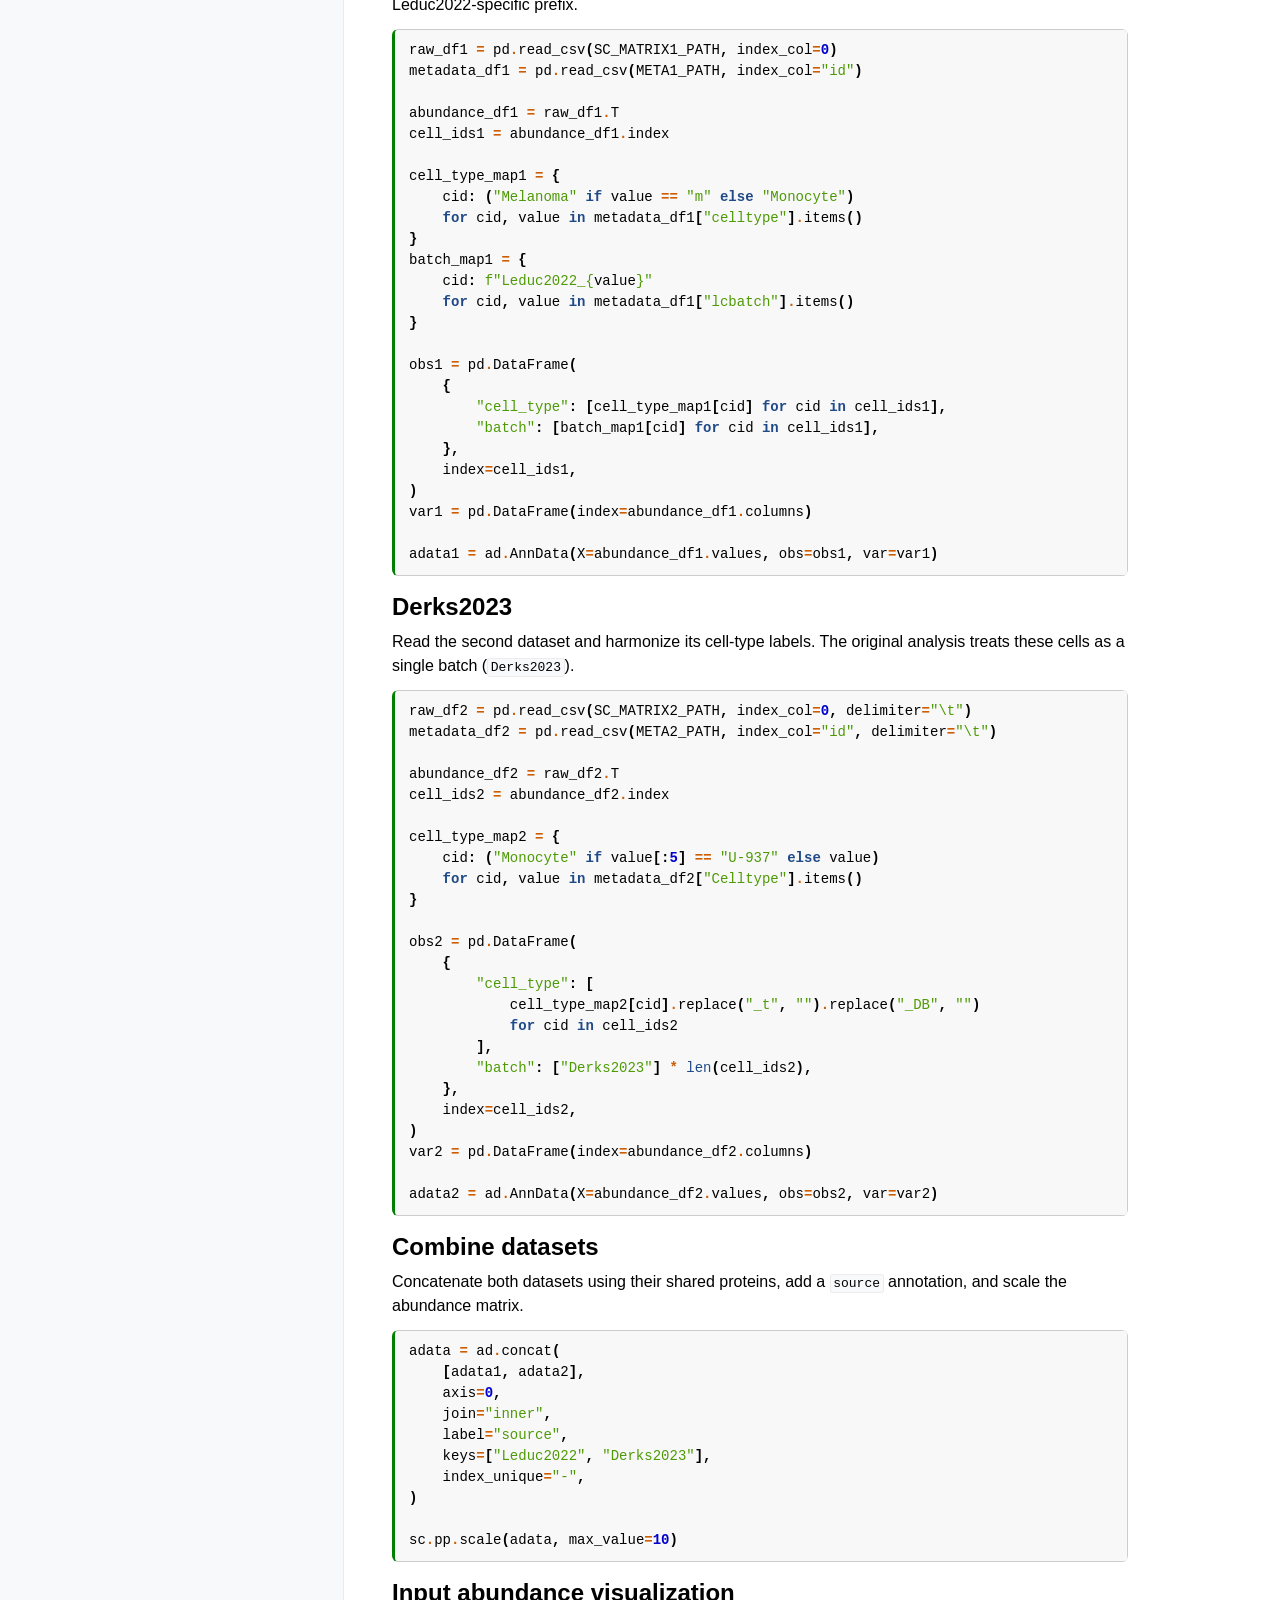
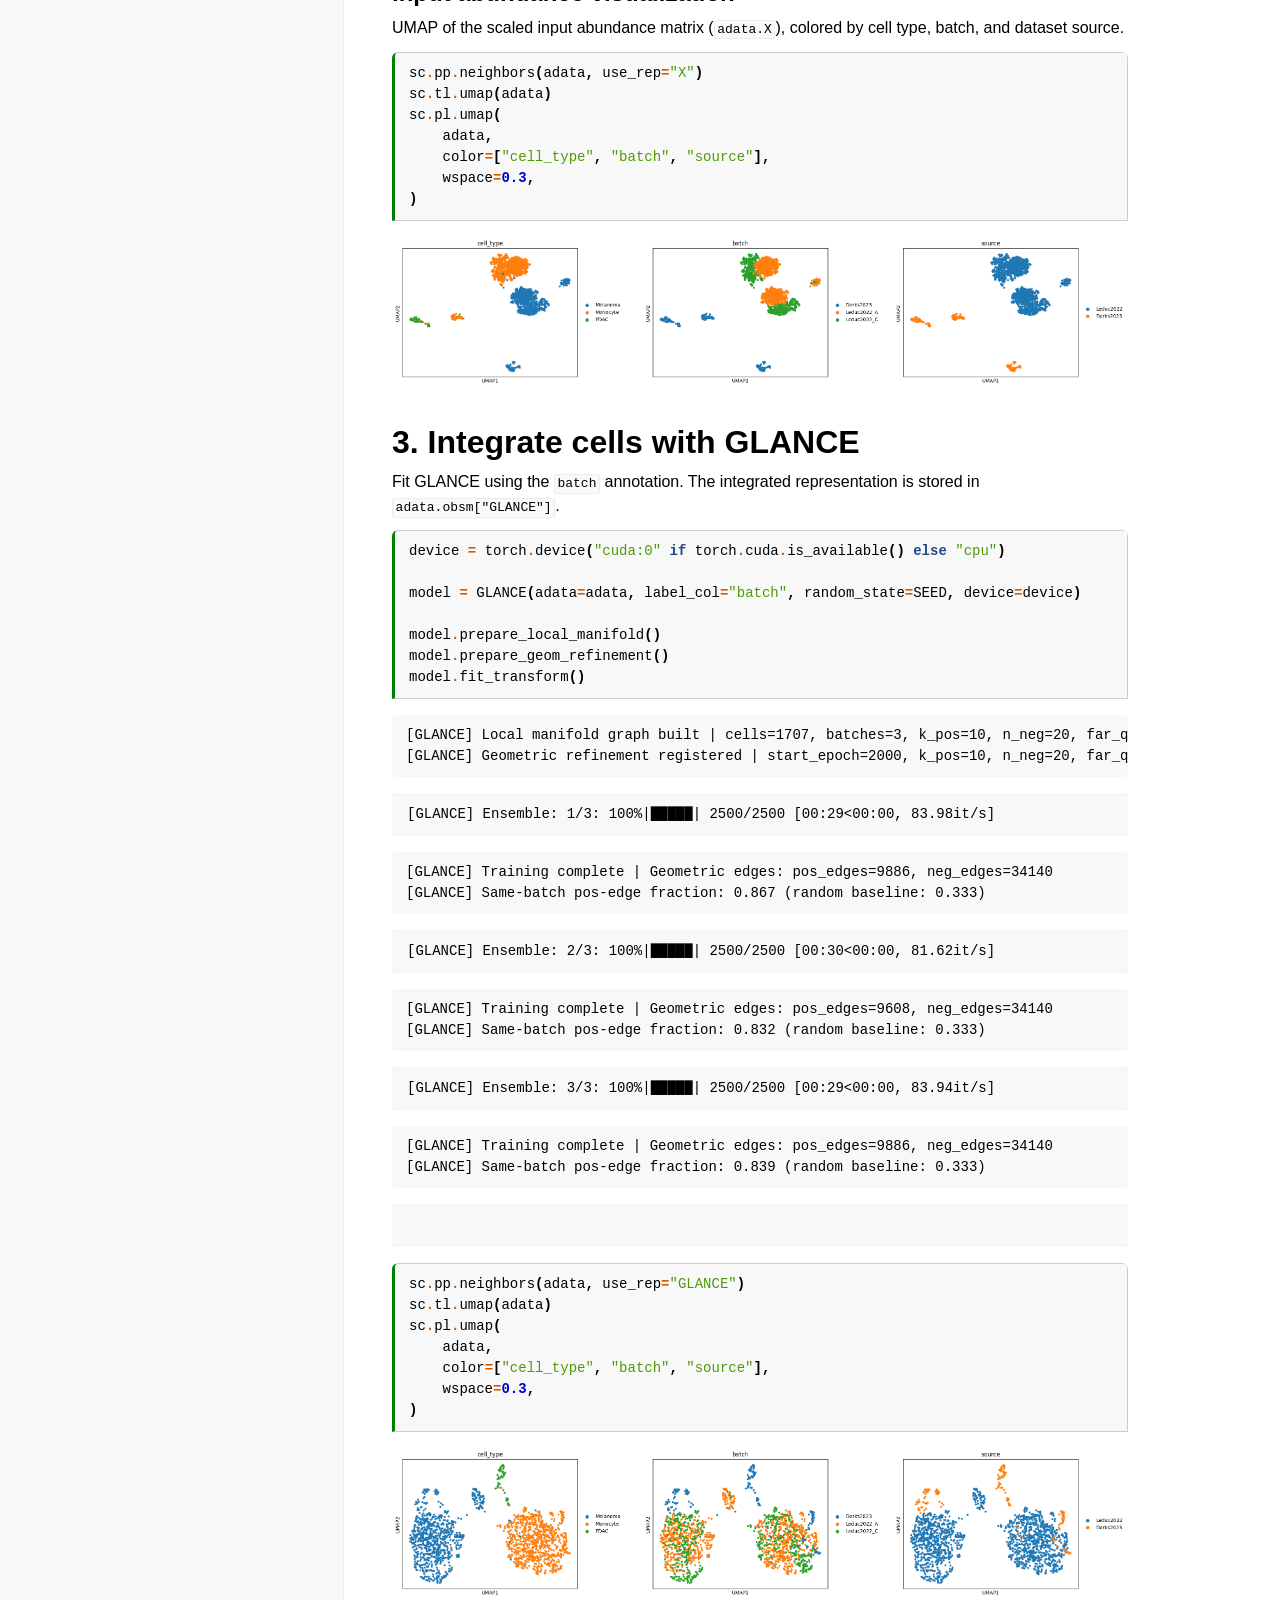
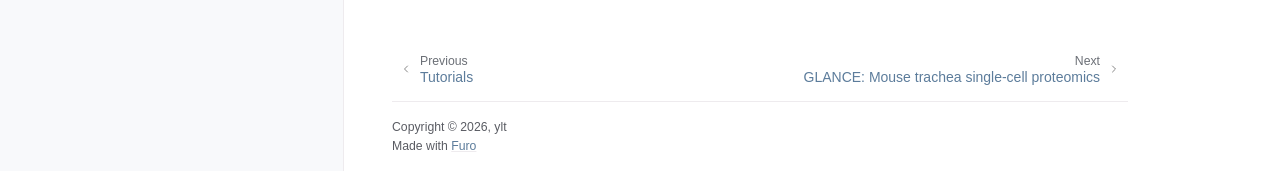
<file: docs/_build/html/tutorials/01_Leduc2022_Derks2023.html>
<!doctype html>
<html class="no-js" lang="en" data-content_root="../">
  <head><meta charset="utf-8">
    <meta name="viewport" content="width=device-width,initial-scale=1">
    <meta name="color-scheme" content="light dark"><meta name="viewport" content="width=device-width, initial-scale=1" />
<link rel="index" title="Index" href="../genindex.html"><link rel="search" title="Search" href="../search.html"><link rel="next" title="GLANCE: Mouse trachea single-cell proteomics" href="02_mouse_trachea.html"><link rel="prev" title="Tutorials" href="index.html">
        <link rel="prefetch" href="../_static/img/logo.svg" as="image">
        <link rel="prefetch" href="../_static/img/logo.svg" as="image">

    <!-- Generated with Sphinx 8.2.3 and Furo 2025.12.19 -->
        <title>GLANCE: Cross-dataset integration of single-cell proteomics - GLANCE 0.1.0 documentation</title>
      <link rel="stylesheet" type="text/css" href="../_static/pygments.css?v=8f2a1f02" />
    <link rel="stylesheet" type="text/css" href="../_static/styles/furo.css?v=7bdb33bb" />
    <link rel="stylesheet" type="text/css" href="../_static/copybutton.css?v=76b2166b" />
    <link rel="stylesheet" type="text/css" href="../_static/mystnb.8ecb98da25f57f5357bf6f572d296f466b2cfe2517ffebfabe82451661e28f02.css?v=6644e6bb" />
    <link rel="stylesheet" type="text/css" href="../_static/sphinx-design.min.css?v=95c83b7e" />
    <link rel="stylesheet" type="text/css" href="../_static/styles/furo-extensions.css?v=8dab3a3b" />
    <link rel="stylesheet" type="text/css" href="../_static/css/site.css?v=d782d548" />
    
    


<style>
  body {
    --color-code-background: #f8f8f8;
  --color-code-foreground: black;
  --color-brand-primary: #5c7c9b;
  --color-brand-content: #5c7c9b;
  --admonition-font-size: var(--font-size-normal);
  --admonition-title-font-size: var(--font-size-normal);
  --code-font-size: var(--font-size--small);
  
  }
  @media not print {
    body[data-theme="dark"] {
      --color-code-background: #272822;
  --color-code-foreground: #f8f8f2;
  
    }
    @media (prefers-color-scheme: dark) {
      body:not([data-theme="light"]) {
        --color-code-background: #272822;
  --color-code-foreground: #f8f8f2;
  
      }
    }
  }
</style></head>
  <body>
    
    <script>
      document.body.dataset.theme = localStorage.getItem("theme") || "auto";
    </script>
    

<svg xmlns="http://www.w3.org/2000/svg" style="display: none;">
  <symbol id="svg-toc" viewBox="0 0 24 24">
    <title>Contents</title>
    <svg stroke="currentColor" fill="currentColor" stroke-width="0" viewBox="0 0 1024 1024">
      <path d="M408 442h480c4.4 0 8-3.6 8-8v-56c0-4.4-3.6-8-8-8H408c-4.4 0-8 3.6-8 8v56c0 4.4 3.6 8 8 8zm-8 204c0 4.4 3.6 8 8 8h480c4.4 0 8-3.6 8-8v-56c0-4.4-3.6-8-8-8H408c-4.4 0-8 3.6-8 8v56zm504-486H120c-4.4 0-8 3.6-8 8v56c0 4.4 3.6 8 8 8h784c4.4 0 8-3.6 8-8v-56c0-4.4-3.6-8-8-8zm0 632H120c-4.4 0-8 3.6-8 8v56c0 4.4 3.6 8 8 8h784c4.4 0 8-3.6 8-8v-56c0-4.4-3.6-8-8-8zM115.4 518.9L271.7 642c5.8 4.6 14.4.5 14.4-6.9V388.9c0-7.4-8.5-11.5-14.4-6.9L115.4 505.1a8.74 8.74 0 0 0 0 13.8z"/>
    </svg>
  </symbol>
  <symbol id="svg-menu" viewBox="0 0 24 24">
    <title>Menu</title>
    <svg xmlns="http://www.w3.org/2000/svg" viewBox="0 0 24 24" fill="none" stroke="currentColor"
      stroke-width="2" stroke-linecap="round" stroke-linejoin="round" class="feather-menu">
      <line x1="3" y1="12" x2="21" y2="12"></line>
      <line x1="3" y1="6" x2="21" y2="6"></line>
      <line x1="3" y1="18" x2="21" y2="18"></line>
    </svg>
  </symbol>
  <symbol id="svg-arrow-right" viewBox="0 0 24 24">
    <title>Expand</title>
    <svg xmlns="http://www.w3.org/2000/svg" viewBox="0 0 24 24" fill="none" stroke="currentColor"
      stroke-width="2" stroke-linecap="round" stroke-linejoin="round" class="feather-chevron-right">
      <polyline points="9 18 15 12 9 6"></polyline>
    </svg>
  </symbol>
  <symbol id="svg-sun" viewBox="0 0 24 24">
    <title>Light mode</title>
    <svg xmlns="http://www.w3.org/2000/svg" viewBox="0 0 24 24" fill="none" stroke="currentColor"
      stroke-width="1" stroke-linecap="round" stroke-linejoin="round" class="feather-sun">
      <circle cx="12" cy="12" r="5"></circle>
      <line x1="12" y1="1" x2="12" y2="3"></line>
      <line x1="12" y1="21" x2="12" y2="23"></line>
      <line x1="4.22" y1="4.22" x2="5.64" y2="5.64"></line>
      <line x1="18.36" y1="18.36" x2="19.78" y2="19.78"></line>
      <line x1="1" y1="12" x2="3" y2="12"></line>
      <line x1="21" y1="12" x2="23" y2="12"></line>
      <line x1="4.22" y1="19.78" x2="5.64" y2="18.36"></line>
      <line x1="18.36" y1="5.64" x2="19.78" y2="4.22"></line>
    </svg>
  </symbol>
  <symbol id="svg-moon" viewBox="0 0 24 24">
    <title>Dark mode</title>
    <svg xmlns="http://www.w3.org/2000/svg" viewBox="0 0 24 24" fill="none" stroke="currentColor"
      stroke-width="1" stroke-linecap="round" stroke-linejoin="round" class="icon-tabler-moon">
      <path stroke="none" d="M0 0h24v24H0z" fill="none" />
      <path d="M12 3c.132 0 .263 0 .393 0a7.5 7.5 0 0 0 7.92 12.446a9 9 0 1 1 -8.313 -12.454z" />
    </svg>
  </symbol>
  <symbol id="svg-sun-with-moon" viewBox="0 0 24 24">
    <title>Auto light/dark, in light mode</title>
    <svg xmlns="http://www.w3.org/2000/svg" viewBox="0 0 24 24" fill="none" stroke="currentColor"
      stroke-width="1" stroke-linecap="round" stroke-linejoin="round"
      class="icon-custom-derived-from-feather-sun-and-tabler-moon">
      <path style="opacity: 50%" d="M 5.411 14.504 C 5.471 14.504 5.532 14.504 5.591 14.504 C 3.639 16.319 4.383 19.569 6.931 20.352 C 7.693 20.586 8.512 20.551 9.25 20.252 C 8.023 23.207 4.056 23.725 2.11 21.184 C 0.166 18.642 1.702 14.949 4.874 14.536 C 5.051 14.512 5.231 14.5 5.411 14.5 L 5.411 14.504 Z"/>
      <line x1="14.5" y1="3.25" x2="14.5" y2="1.25"/>
      <line x1="14.5" y1="15.85" x2="14.5" y2="17.85"/>
      <line x1="10.044" y1="5.094" x2="8.63" y2="3.68"/>
      <line x1="19" y1="14.05" x2="20.414" y2="15.464"/>
      <line x1="8.2" y1="9.55" x2="6.2" y2="9.55"/>
      <line x1="20.8" y1="9.55" x2="22.8" y2="9.55"/>
      <line x1="10.044" y1="14.006" x2="8.63" y2="15.42"/>
      <line x1="19" y1="5.05" x2="20.414" y2="3.636"/>
      <circle cx="14.5" cy="9.55" r="3.6"/>
    </svg>
  </symbol>
  <symbol id="svg-moon-with-sun" viewBox="0 0 24 24">
    <title>Auto light/dark, in dark mode</title>
    <svg xmlns="http://www.w3.org/2000/svg" viewBox="0 0 24 24" fill="none" stroke="currentColor"
      stroke-width="1" stroke-linecap="round" stroke-linejoin="round"
      class="icon-custom-derived-from-feather-sun-and-tabler-moon">
      <path d="M 8.282 7.007 C 8.385 7.007 8.494 7.007 8.595 7.007 C 5.18 10.184 6.481 15.869 10.942 17.24 C 12.275 17.648 13.706 17.589 15 17.066 C 12.851 22.236 5.91 23.143 2.505 18.696 C -0.897 14.249 1.791 7.786 7.342 7.063 C 7.652 7.021 7.965 7 8.282 7 L 8.282 7.007 Z"/>
      <line style="opacity: 50%" x1="18" y1="3.705" x2="18" y2="2.5"/>
      <line style="opacity: 50%" x1="18" y1="11.295" x2="18" y2="12.5"/>
      <line style="opacity: 50%" x1="15.316" y1="4.816" x2="14.464" y2="3.964"/>
      <line style="opacity: 50%" x1="20.711" y1="10.212" x2="21.563" y2="11.063"/>
      <line style="opacity: 50%" x1="14.205" y1="7.5" x2="13.001" y2="7.5"/>
      <line style="opacity: 50%" x1="21.795" y1="7.5" x2="23" y2="7.5"/>
      <line style="opacity: 50%" x1="15.316" y1="10.184" x2="14.464" y2="11.036"/>
      <line style="opacity: 50%" x1="20.711" y1="4.789" x2="21.563" y2="3.937"/>
      <circle style="opacity: 50%" cx="18" cy="7.5" r="2.169"/>
    </svg>
  </symbol>
  <symbol id="svg-pencil" viewBox="0 0 24 24">
    <svg xmlns="http://www.w3.org/2000/svg" viewBox="0 0 24 24" fill="none" stroke="currentColor"
      stroke-width="1" stroke-linecap="round" stroke-linejoin="round" class="icon-tabler-pencil-code">
      <path d="M4 20h4l10.5 -10.5a2.828 2.828 0 1 0 -4 -4l-10.5 10.5v4" />
      <path d="M13.5 6.5l4 4" />
      <path d="M20 21l2 -2l-2 -2" />
      <path d="M17 17l-2 2l2 2" />
    </svg>
  </symbol>
  <symbol id="svg-eye" viewBox="0 0 24 24">
    <svg xmlns="http://www.w3.org/2000/svg" viewBox="0 0 24 24" fill="none" stroke="currentColor"
      stroke-width="1" stroke-linecap="round" stroke-linejoin="round" class="icon-tabler-eye-code">
      <path stroke="none" d="M0 0h24v24H0z" fill="none" />
      <path d="M10 12a2 2 0 1 0 4 0a2 2 0 0 0 -4 0" />
      <path
        d="M11.11 17.958c-3.209 -.307 -5.91 -2.293 -8.11 -5.958c2.4 -4 5.4 -6 9 -6c3.6 0 6.6 2 9 6c-.21 .352 -.427 .688 -.647 1.008" />
      <path d="M20 21l2 -2l-2 -2" />
      <path d="M17 17l-2 2l2 2" />
    </svg>
  </symbol>
</svg>

<input type="checkbox" class="sidebar-toggle" name="__navigation" id="__navigation" aria-label="Toggle site navigation sidebar">
<input type="checkbox" class="sidebar-toggle" name="__toc" id="__toc" aria-label="Toggle table of contents sidebar">
<label class="overlay sidebar-overlay" for="__navigation"></label>
<label class="overlay toc-overlay" for="__toc"></label>

<a class="skip-to-content muted-link" href="#furo-main-content">Skip to content</a>



<div class="page">
  <header class="mobile-header">
    <div class="header-left">
      <label class="nav-overlay-icon" for="__navigation">
        <span class="icon"><svg><use href="#svg-menu"></use></svg></span>
      </label>
    </div>
    <div class="header-center">
      <a href="../index.html"><div class="brand">GLANCE 0.1.0 documentation</div></a>
    </div>
    <div class="header-right">
      <div class="theme-toggle-container theme-toggle-header">
        <button class="theme-toggle" aria-label="Toggle Light / Dark / Auto color theme">
          <svg class="theme-icon-when-auto-light"><use href="#svg-sun-with-moon"></use></svg>
          <svg class="theme-icon-when-auto-dark"><use href="#svg-moon-with-sun"></use></svg>
          <svg class="theme-icon-when-dark"><use href="#svg-moon"></use></svg>
          <svg class="theme-icon-when-light"><use href="#svg-sun"></use></svg>
        </button>
      </div>
      <label class="toc-overlay-icon toc-header-icon" for="__toc">
        <span class="icon"><svg><use href="#svg-toc"></use></svg></span>
      </label>
    </div>
  </header>
  <aside class="sidebar-drawer">
    <div class="sidebar-container">
      
      <div class="sidebar-sticky"><a class="sidebar-brand" href="../index.html">
  <div class="sidebar-logo-container">
    <img class="sidebar-logo only-light" src="../_static/img/logo.svg" alt="Light Logo"/>
    <img class="sidebar-logo only-dark" src="../_static/img/logo.svg" alt="Dark Logo"/>
  </div>
  
  
</a><form class="sidebar-search-container" method="get" action="../search.html" role="search">
  <input class="sidebar-search" placeholder="Search" name="q" aria-label="Search">
  <input type="hidden" name="check_keywords" value="yes">
  <input type="hidden" name="area" value="default">
</form>
<div id="searchbox"></div><div class="sidebar-scroll"><div class="sidebar-tree">
  <ul class="current">
<li class="toctree-l1"><a class="reference internal" href="../installation.html">Installation</a></li>
<li class="toctree-l1 current has-children"><a class="reference internal" href="index.html">Tutorials</a><input aria-label="Toggle navigation of Tutorials" checked="" class="toctree-checkbox" id="toctree-checkbox-1" name="toctree-checkbox-1" role="switch" type="checkbox"/><label for="toctree-checkbox-1"><span class="icon"><svg><use href="#svg-arrow-right"></use></svg></span></label><ul class="current">
<li class="toctree-l2 current current-page"><a class="current reference internal" href="#">Cross-dataset integration</a></li>
<li class="toctree-l2"><a class="reference internal" href="02_mouse_trachea.html">Mouse trachea proteomics</a></li>
</ul>
</li>
</ul>

</div>
</div>

      </div>
      
    </div>
  </aside>
  <div class="main">
    <div class="content">
      <div class="article-container">
        <a href="#" class="back-to-top muted-link">
          <svg xmlns="http://www.w3.org/2000/svg" viewBox="0 0 24 24">
            <path d="M13 20h-2V8l-5.5 5.5-1.42-1.42L12 4.16l7.92 7.92-1.42 1.42L13 8v12z"></path>
          </svg>
          <span>Back to top</span>
        </a>
        <div class="content-icon-container">
          <div class="view-this-page">
  <a
    class="muted-link"
    href="https://github.com/yilitai/GLANCE"
    title="GLANCE on GitHub"
    aria-label="GLANCE on GitHub"
  >
    <svg viewBox="0 0 16 16" aria-hidden="true">
      <path
        fill="currentColor"
        d="M8 0C3.58 0 0 3.58 0 8c0 3.54 2.29 6.53 5.47 7.59.4.07.55-.17.55-.38 0-.19-.01-.82-.01-1.49-2.01.37-2.53-.49-2.69-.94-.09-.23-.48-.94-.82-1.13-.28-.15-.68-.52-.01-.53.63-.01 1.08.58 1.23.82.72 1.21 1.87.87 2.33.66.07-.52.28-.87.51-1.07-1.78-.2-3.64-.89-3.64-3.95 0-.87.31-1.59.82-2.15-.08-.2-.36-1.02.08-2.12 0 0 .67-.21 2.2.82A7.65 7.65 0 0 1 8 3.87c.68 0 1.36.09 2 .27 1.53-1.04 2.2-.82 2.2-.82.44 1.1.16 1.92.08 2.12.51.56.82 1.27.82 2.15 0 3.07-1.87 3.75-3.65 3.95.29.25.54.73.54 1.48 0 1.07-.01 1.93-.01 2.2 0 .21.15.46.55.38A8.01 8.01 0 0 0 16 8c0-4.42-3.58-8-8-8Z"
      />
    </svg>
    <span class="visually-hidden">GLANCE on GitHub</span>
  </a>
</div><div class="theme-toggle-container theme-toggle-content">
            <button class="theme-toggle" aria-label="Toggle Light / Dark / Auto color theme">
              <svg class="theme-icon-when-auto-light"><use href="#svg-sun-with-moon"></use></svg>
              <svg class="theme-icon-when-auto-dark"><use href="#svg-moon-with-sun"></use></svg>
              <svg class="theme-icon-when-dark"><use href="#svg-moon"></use></svg>
              <svg class="theme-icon-when-light"><use href="#svg-sun"></use></svg>
            </button>
          </div>
          <label class="toc-overlay-icon toc-content-icon" for="__toc">
            <span class="icon"><svg><use href="#svg-toc"></use></svg></span>
          </label>
        </div>
        <article role="main" id="furo-main-content">
          <section class="tex2jax_ignore mathjax_ignore" id="glance-cross-dataset-integration-of-single-cell-proteomics">
<h1>GLANCE: Cross-dataset integration of single-cell proteomics<a class="headerlink" href="#glance-cross-dataset-integration-of-single-cell-proteomics" title="Link to this heading">¶</a></h1>
<p>This tutorial demonstrates <strong>cross-dataset integration</strong> of single-cell mass spectrometry proteomics data with GLANCE, followed by UMAP visualization before and after integration.</p>
<p>The processed data and annotations are available from the Slavov Lab:</p>
<ul class="simple">
<li><p><a class="reference external" href="https://scp.slavovlab.net/Leduc_et_al_2022">Leduc et al. dataset</a></p></li>
<li><p><a class="reference external" href="https://scp.slavovlab.net/Derks_et_al_2022">Derks et al. dataset</a></p></li>
</ul>
<p><strong>References:</strong></p>
<ul class="simple">
<li><p>Leduc A, Huffman RG, Cantlon J, Khan S, Slavov N. <em>Exploring functional protein covariation across single cells using nPOP</em>. <em>Genome Biology</em> <strong>23</strong>, 261 (2022). <a class="reference external" href="https://doi.org/10.1186/s13059-022-02817-5">doi:10.1186/s13059-022-02817-5</a>.</p></li>
<li><p>Derks J, Leduc A, Wallmann G, et al. <em>Increasing the throughput of sensitive proteomics by plexDIA</em>. <em>Nature Biotechnology</em> (2022). <a class="reference external" href="https://doi.org/10.1038/s41587-022-01389-w">doi:10.1038/s41587-022-01389-w</a>.</p></li>
</ul>
<section id="setup">
<h2>1. Setup<a class="headerlink" href="#setup" title="Link to this heading">¶</a></h2>
<p>The example uses <code class="docutils literal notranslate"><span class="pre">glancevae</span></code>, <code class="docutils literal notranslate"><span class="pre">scanpy</span></code>, <code class="docutils literal notranslate"><span class="pre">anndata</span></code>, <code class="docutils literal notranslate"><span class="pre">pandas</span></code>, and PyTorch. PyTorch runs on a CUDA GPU when available and otherwise uses the CPU.</p>
<div class="cell docutils container">
<div class="cell_input docutils container">
<div class="highlight-ipython3 notranslate"><div class="highlight"><pre><span></span><span class="kn">import</span><span class="w"> </span><span class="nn">warnings</span>
<span class="kn">from</span><span class="w"> </span><span class="nn">tqdm.std</span><span class="w"> </span><span class="kn">import</span> <span class="n">TqdmWarning</span>

<span class="c1"># Silence an optional Jupyter progress-bar warning.</span>
<span class="n">warnings</span><span class="o">.</span><span class="n">filterwarnings</span><span class="p">(</span>
    <span class="s2">&quot;ignore&quot;</span><span class="p">,</span>
    <span class="n">message</span><span class="o">=</span><span class="sa">r</span><span class="s2">&quot;IProgress not found.*&quot;</span><span class="p">,</span>
    <span class="n">category</span><span class="o">=</span><span class="n">TqdmWarning</span><span class="p">,</span>
<span class="p">)</span>

<span class="kn">import</span><span class="w"> </span><span class="nn">pandas</span><span class="w"> </span><span class="k">as</span><span class="w"> </span><span class="nn">pd</span>
<span class="kn">import</span><span class="w"> </span><span class="nn">torch</span>
<span class="kn">import</span><span class="w"> </span><span class="nn">scanpy</span><span class="w"> </span><span class="k">as</span><span class="w"> </span><span class="nn">sc</span>
<span class="kn">import</span><span class="w"> </span><span class="nn">anndata</span><span class="w"> </span><span class="k">as</span><span class="w"> </span><span class="nn">ad</span>

<span class="kn">from</span><span class="w"> </span><span class="nn">pathlib</span><span class="w"> </span><span class="kn">import</span> <span class="n">Path</span>
<span class="kn">from</span><span class="w"> </span><span class="nn">glancevae</span><span class="w"> </span><span class="kn">import</span> <span class="n">seed_everything</span><span class="p">,</span> <span class="n">GLANCE</span>

<span class="n">SEED</span> <span class="o">=</span> <span class="mi">2026</span>
<span class="n">seed_everything</span><span class="p">(</span><span class="n">SEED</span><span class="p">)</span>
<span class="n">sc</span><span class="o">.</span><span class="n">settings</span><span class="o">.</span><span class="n">seed</span> <span class="o">=</span> <span class="n">SEED</span>
</pre></div>
</div>
</div>
<div class="cell_output docutils container">
<div class="output stream highlight-myst-ansi notranslate"><div class="highlight"><pre><span></span>Global seed set to 2026 (deterministic=True)
</pre></div>
</div>
</div>
</div>
</section>
<section id="load-and-preprocess-data">
<h2>2. Load and preprocess data<a class="headerlink" href="#load-and-preprocess-data" title="Link to this heading">¶</a></h2>
<p>Place the downloaded files in <code class="docutils literal notranslate"><span class="pre">./data/Leduc2022/</span></code> and <code class="docutils literal notranslate"><span class="pre">./data/Derks2023/</span></code>, as specified below. Each abundance matrix is transposed into <strong>cells × proteins</strong> orientation.</p>
<p>The datasets use different cell-type labels and batch annotations. These are harmonized before concatenation; only proteins shared by both datasets are retained (<code class="docutils literal notranslate"><span class="pre">join=&quot;inner&quot;</span></code>).</p>
<div class="cell docutils container">
<div class="cell_input docutils container">
<div class="highlight-ipython3 notranslate"><div class="highlight"><pre><span></span><span class="c1"># Leduc2022 files</span>
<span class="n">DATASET1_PATH</span> <span class="o">=</span> <span class="n">Path</span><span class="p">(</span><span class="s2">&quot;./data/Leduc2022/&quot;</span><span class="p">)</span>
<span class="n">SC_MATRIX1_PATH</span> <span class="o">=</span> <span class="n">DATASET1_PATH</span> <span class="o">/</span> <span class="s2">&quot;t6.csv&quot;</span>
<span class="n">META1_PATH</span> <span class="o">=</span> <span class="n">DATASET1_PATH</span> <span class="o">/</span> <span class="s2">&quot;meta.csv&quot;</span>

<span class="c1"># Derks2023 files</span>
<span class="n">DATASET2_PATH</span> <span class="o">=</span> <span class="n">Path</span><span class="p">(</span><span class="s2">&quot;./data/Derks2023/&quot;</span><span class="p">)</span>
<span class="n">SC_MATRIX2_PATH</span> <span class="o">=</span> <span class="n">DATASET2_PATH</span> <span class="o">/</span> <span class="s2">&quot;Proteins_SC_IDs.txt&quot;</span>
<span class="n">META2_PATH</span> <span class="o">=</span> <span class="n">DATASET2_PATH</span> <span class="o">/</span> <span class="s2">&quot;Meta_SingleCell_updated_1.tsv&quot;</span>
</pre></div>
</div>
</div>
</div>
<section id="leduc2022">
<h3>Leduc2022<a class="headerlink" href="#leduc2022" title="Link to this heading">¶</a></h3>
<p>Read the abundance matrix and metadata, and harmonize the cell-type labels. Batch IDs retain their Leduc2022-specific prefix.</p>
<div class="cell docutils container">
<div class="cell_input docutils container">
<div class="highlight-ipython3 notranslate"><div class="highlight"><pre><span></span><span class="n">raw_df1</span> <span class="o">=</span> <span class="n">pd</span><span class="o">.</span><span class="n">read_csv</span><span class="p">(</span><span class="n">SC_MATRIX1_PATH</span><span class="p">,</span> <span class="n">index_col</span><span class="o">=</span><span class="mi">0</span><span class="p">)</span>
<span class="n">metadata_df1</span> <span class="o">=</span> <span class="n">pd</span><span class="o">.</span><span class="n">read_csv</span><span class="p">(</span><span class="n">META1_PATH</span><span class="p">,</span> <span class="n">index_col</span><span class="o">=</span><span class="s2">&quot;id&quot;</span><span class="p">)</span>

<span class="n">abundance_df1</span> <span class="o">=</span> <span class="n">raw_df1</span><span class="o">.</span><span class="n">T</span>
<span class="n">cell_ids1</span> <span class="o">=</span> <span class="n">abundance_df1</span><span class="o">.</span><span class="n">index</span>

<span class="n">cell_type_map1</span> <span class="o">=</span> <span class="p">{</span>
    <span class="n">cid</span><span class="p">:</span> <span class="p">(</span><span class="s2">&quot;Melanoma&quot;</span> <span class="k">if</span> <span class="n">value</span> <span class="o">==</span> <span class="s2">&quot;m&quot;</span> <span class="k">else</span> <span class="s2">&quot;Monocyte&quot;</span><span class="p">)</span>
    <span class="k">for</span> <span class="n">cid</span><span class="p">,</span> <span class="n">value</span> <span class="ow">in</span> <span class="n">metadata_df1</span><span class="p">[</span><span class="s2">&quot;celltype&quot;</span><span class="p">]</span><span class="o">.</span><span class="n">items</span><span class="p">()</span>
<span class="p">}</span>
<span class="n">batch_map1</span> <span class="o">=</span> <span class="p">{</span>
    <span class="n">cid</span><span class="p">:</span> <span class="sa">f</span><span class="s2">&quot;Leduc2022_</span><span class="si">{</span><span class="n">value</span><span class="si">}</span><span class="s2">&quot;</span>
    <span class="k">for</span> <span class="n">cid</span><span class="p">,</span> <span class="n">value</span> <span class="ow">in</span> <span class="n">metadata_df1</span><span class="p">[</span><span class="s2">&quot;lcbatch&quot;</span><span class="p">]</span><span class="o">.</span><span class="n">items</span><span class="p">()</span>
<span class="p">}</span>

<span class="n">obs1</span> <span class="o">=</span> <span class="n">pd</span><span class="o">.</span><span class="n">DataFrame</span><span class="p">(</span>
    <span class="p">{</span>
        <span class="s2">&quot;cell_type&quot;</span><span class="p">:</span> <span class="p">[</span><span class="n">cell_type_map1</span><span class="p">[</span><span class="n">cid</span><span class="p">]</span> <span class="k">for</span> <span class="n">cid</span> <span class="ow">in</span> <span class="n">cell_ids1</span><span class="p">],</span>
        <span class="s2">&quot;batch&quot;</span><span class="p">:</span> <span class="p">[</span><span class="n">batch_map1</span><span class="p">[</span><span class="n">cid</span><span class="p">]</span> <span class="k">for</span> <span class="n">cid</span> <span class="ow">in</span> <span class="n">cell_ids1</span><span class="p">],</span>
    <span class="p">},</span>
    <span class="n">index</span><span class="o">=</span><span class="n">cell_ids1</span><span class="p">,</span>
<span class="p">)</span>
<span class="n">var1</span> <span class="o">=</span> <span class="n">pd</span><span class="o">.</span><span class="n">DataFrame</span><span class="p">(</span><span class="n">index</span><span class="o">=</span><span class="n">abundance_df1</span><span class="o">.</span><span class="n">columns</span><span class="p">)</span>

<span class="n">adata1</span> <span class="o">=</span> <span class="n">ad</span><span class="o">.</span><span class="n">AnnData</span><span class="p">(</span><span class="n">X</span><span class="o">=</span><span class="n">abundance_df1</span><span class="o">.</span><span class="n">values</span><span class="p">,</span> <span class="n">obs</span><span class="o">=</span><span class="n">obs1</span><span class="p">,</span> <span class="n">var</span><span class="o">=</span><span class="n">var1</span><span class="p">)</span>
</pre></div>
</div>
</div>
</div>
</section>
<section id="derks2023">
<h3>Derks2023<a class="headerlink" href="#derks2023" title="Link to this heading">¶</a></h3>
<p>Read the second dataset and harmonize its cell-type labels. The original analysis treats these cells as a single batch (<code class="docutils literal notranslate"><span class="pre">Derks2023</span></code>).</p>
<div class="cell docutils container">
<div class="cell_input docutils container">
<div class="highlight-ipython3 notranslate"><div class="highlight"><pre><span></span><span class="n">raw_df2</span> <span class="o">=</span> <span class="n">pd</span><span class="o">.</span><span class="n">read_csv</span><span class="p">(</span><span class="n">SC_MATRIX2_PATH</span><span class="p">,</span> <span class="n">index_col</span><span class="o">=</span><span class="mi">0</span><span class="p">,</span> <span class="n">delimiter</span><span class="o">=</span><span class="s2">&quot;</span><span class="se">\t</span><span class="s2">&quot;</span><span class="p">)</span>
<span class="n">metadata_df2</span> <span class="o">=</span> <span class="n">pd</span><span class="o">.</span><span class="n">read_csv</span><span class="p">(</span><span class="n">META2_PATH</span><span class="p">,</span> <span class="n">index_col</span><span class="o">=</span><span class="s2">&quot;id&quot;</span><span class="p">,</span> <span class="n">delimiter</span><span class="o">=</span><span class="s2">&quot;</span><span class="se">\t</span><span class="s2">&quot;</span><span class="p">)</span>

<span class="n">abundance_df2</span> <span class="o">=</span> <span class="n">raw_df2</span><span class="o">.</span><span class="n">T</span>
<span class="n">cell_ids2</span> <span class="o">=</span> <span class="n">abundance_df2</span><span class="o">.</span><span class="n">index</span>

<span class="n">cell_type_map2</span> <span class="o">=</span> <span class="p">{</span>
    <span class="n">cid</span><span class="p">:</span> <span class="p">(</span><span class="s2">&quot;Monocyte&quot;</span> <span class="k">if</span> <span class="n">value</span><span class="p">[:</span><span class="mi">5</span><span class="p">]</span> <span class="o">==</span> <span class="s2">&quot;U-937&quot;</span> <span class="k">else</span> <span class="n">value</span><span class="p">)</span>
    <span class="k">for</span> <span class="n">cid</span><span class="p">,</span> <span class="n">value</span> <span class="ow">in</span> <span class="n">metadata_df2</span><span class="p">[</span><span class="s2">&quot;Celltype&quot;</span><span class="p">]</span><span class="o">.</span><span class="n">items</span><span class="p">()</span>
<span class="p">}</span>

<span class="n">obs2</span> <span class="o">=</span> <span class="n">pd</span><span class="o">.</span><span class="n">DataFrame</span><span class="p">(</span>
    <span class="p">{</span>
        <span class="s2">&quot;cell_type&quot;</span><span class="p">:</span> <span class="p">[</span>
            <span class="n">cell_type_map2</span><span class="p">[</span><span class="n">cid</span><span class="p">]</span><span class="o">.</span><span class="n">replace</span><span class="p">(</span><span class="s2">&quot;_t&quot;</span><span class="p">,</span> <span class="s2">&quot;&quot;</span><span class="p">)</span><span class="o">.</span><span class="n">replace</span><span class="p">(</span><span class="s2">&quot;_DB&quot;</span><span class="p">,</span> <span class="s2">&quot;&quot;</span><span class="p">)</span>
            <span class="k">for</span> <span class="n">cid</span> <span class="ow">in</span> <span class="n">cell_ids2</span>
        <span class="p">],</span>
        <span class="s2">&quot;batch&quot;</span><span class="p">:</span> <span class="p">[</span><span class="s2">&quot;Derks2023&quot;</span><span class="p">]</span> <span class="o">*</span> <span class="nb">len</span><span class="p">(</span><span class="n">cell_ids2</span><span class="p">),</span>
    <span class="p">},</span>
    <span class="n">index</span><span class="o">=</span><span class="n">cell_ids2</span><span class="p">,</span>
<span class="p">)</span>
<span class="n">var2</span> <span class="o">=</span> <span class="n">pd</span><span class="o">.</span><span class="n">DataFrame</span><span class="p">(</span><span class="n">index</span><span class="o">=</span><span class="n">abundance_df2</span><span class="o">.</span><span class="n">columns</span><span class="p">)</span>

<span class="n">adata2</span> <span class="o">=</span> <span class="n">ad</span><span class="o">.</span><span class="n">AnnData</span><span class="p">(</span><span class="n">X</span><span class="o">=</span><span class="n">abundance_df2</span><span class="o">.</span><span class="n">values</span><span class="p">,</span> <span class="n">obs</span><span class="o">=</span><span class="n">obs2</span><span class="p">,</span> <span class="n">var</span><span class="o">=</span><span class="n">var2</span><span class="p">)</span>
</pre></div>
</div>
</div>
</div>
</section>
<section id="combine-datasets">
<h3>Combine datasets<a class="headerlink" href="#combine-datasets" title="Link to this heading">¶</a></h3>
<p>Concatenate both datasets using their shared proteins, add a <code class="docutils literal notranslate"><span class="pre">source</span></code> annotation, and scale the abundance matrix.</p>
<div class="cell docutils container">
<div class="cell_input docutils container">
<div class="highlight-ipython3 notranslate"><div class="highlight"><pre><span></span><span class="n">adata</span> <span class="o">=</span> <span class="n">ad</span><span class="o">.</span><span class="n">concat</span><span class="p">(</span>
    <span class="p">[</span><span class="n">adata1</span><span class="p">,</span> <span class="n">adata2</span><span class="p">],</span>
    <span class="n">axis</span><span class="o">=</span><span class="mi">0</span><span class="p">,</span>
    <span class="n">join</span><span class="o">=</span><span class="s2">&quot;inner&quot;</span><span class="p">,</span>
    <span class="n">label</span><span class="o">=</span><span class="s2">&quot;source&quot;</span><span class="p">,</span>
    <span class="n">keys</span><span class="o">=</span><span class="p">[</span><span class="s2">&quot;Leduc2022&quot;</span><span class="p">,</span> <span class="s2">&quot;Derks2023&quot;</span><span class="p">],</span>
    <span class="n">index_unique</span><span class="o">=</span><span class="s2">&quot;-&quot;</span><span class="p">,</span>
<span class="p">)</span>

<span class="n">sc</span><span class="o">.</span><span class="n">pp</span><span class="o">.</span><span class="n">scale</span><span class="p">(</span><span class="n">adata</span><span class="p">,</span> <span class="n">max_value</span><span class="o">=</span><span class="mi">10</span><span class="p">)</span>
</pre></div>
</div>
</div>
</div>
</section>
<section id="input-abundance-visualization">
<h3>Input abundance visualization<a class="headerlink" href="#input-abundance-visualization" title="Link to this heading">¶</a></h3>
<p>UMAP of the scaled input abundance matrix (<code class="docutils literal notranslate"><span class="pre">adata.X</span></code>), colored by cell type, batch, and dataset source.</p>
<div class="cell docutils container">
<div class="cell_input docutils container">
<div class="highlight-ipython3 notranslate"><div class="highlight"><pre><span></span><span class="n">sc</span><span class="o">.</span><span class="n">pp</span><span class="o">.</span><span class="n">neighbors</span><span class="p">(</span><span class="n">adata</span><span class="p">,</span> <span class="n">use_rep</span><span class="o">=</span><span class="s2">&quot;X&quot;</span><span class="p">)</span>
<span class="n">sc</span><span class="o">.</span><span class="n">tl</span><span class="o">.</span><span class="n">umap</span><span class="p">(</span><span class="n">adata</span><span class="p">)</span>
<span class="n">sc</span><span class="o">.</span><span class="n">pl</span><span class="o">.</span><span class="n">umap</span><span class="p">(</span>
    <span class="n">adata</span><span class="p">,</span>
    <span class="n">color</span><span class="o">=</span><span class="p">[</span><span class="s2">&quot;cell_type&quot;</span><span class="p">,</span> <span class="s2">&quot;batch&quot;</span><span class="p">,</span> <span class="s2">&quot;source&quot;</span><span class="p">],</span>
    <span class="n">wspace</span><span class="o">=</span><span class="mf">0.3</span><span class="p">,</span>
<span class="p">)</span>
</pre></div>
</div>
</div>
<div class="cell_output docutils container">
<img alt="../_images/8d3d86be5aa272679d4425a2b2f6f061e9fca377a0a0b7daefcd4b973b03f3f5.png" src="../_images/8d3d86be5aa272679d4425a2b2f6f061e9fca377a0a0b7daefcd4b973b03f3f5.png" />
</div>
</div>
</section>
</section>
<section id="integrate-cells-with-glance">
<h2>3. Integrate cells with GLANCE<a class="headerlink" href="#integrate-cells-with-glance" title="Link to this heading">¶</a></h2>
<p>Fit GLANCE using the <code class="docutils literal notranslate"><span class="pre">batch</span></code> annotation. The integrated representation is stored in <code class="docutils literal notranslate"><span class="pre">adata.obsm[&quot;GLANCE&quot;]</span></code>.</p>
<div class="cell docutils container">
<div class="cell_input docutils container">
<div class="highlight-ipython3 notranslate"><div class="highlight"><pre><span></span><span class="n">device</span> <span class="o">=</span> <span class="n">torch</span><span class="o">.</span><span class="n">device</span><span class="p">(</span><span class="s2">&quot;cuda:0&quot;</span> <span class="k">if</span> <span class="n">torch</span><span class="o">.</span><span class="n">cuda</span><span class="o">.</span><span class="n">is_available</span><span class="p">()</span> <span class="k">else</span> <span class="s2">&quot;cpu&quot;</span><span class="p">)</span>

<span class="n">model</span> <span class="o">=</span> <span class="n">GLANCE</span><span class="p">(</span><span class="n">adata</span><span class="o">=</span><span class="n">adata</span><span class="p">,</span> <span class="n">label_col</span><span class="o">=</span><span class="s2">&quot;batch&quot;</span><span class="p">,</span> <span class="n">random_state</span><span class="o">=</span><span class="n">SEED</span><span class="p">,</span> <span class="n">device</span><span class="o">=</span><span class="n">device</span><span class="p">)</span>

<span class="n">model</span><span class="o">.</span><span class="n">prepare_local_manifold</span><span class="p">()</span>
<span class="n">model</span><span class="o">.</span><span class="n">prepare_geom_refinement</span><span class="p">()</span>
<span class="n">model</span><span class="o">.</span><span class="n">fit_transform</span><span class="p">()</span>
</pre></div>
</div>
</div>
<div class="cell_output docutils container">
<div class="output stream highlight-myst-ansi notranslate"><div class="highlight"><pre><span></span>[GLANCE] Local manifold graph built | cells=1707, batches=3, k_pos=10, n_neg=20, far_quantile=0.70 | pos_edges=17070, neg_edges=34140
[GLANCE] Geometric refinement registered | start_epoch=2000, k_pos=10, n_neg=20, far_quantile=0.95, mutual=True, rebuild_every=None
</pre></div>
</div>
<div class="output stderr highlight-myst-ansi notranslate"><div class="highlight"><pre><span></span>[GLANCE] Ensemble: 1/3: 100%|█████| 2500/2500 [00:29&lt;00:00, 83.98it/s]
</pre></div>
</div>
<div class="output stream highlight-myst-ansi notranslate"><div class="highlight"><pre><span></span>[GLANCE] Training complete | Geometric edges: pos_edges=9886, neg_edges=34140
[GLANCE] Same-batch pos-edge fraction: 0.867 (random baseline: 0.333)
</pre></div>
</div>
<div class="output stderr highlight-myst-ansi notranslate"><div class="highlight"><pre><span></span>[GLANCE] Ensemble: 2/3: 100%|█████| 2500/2500 [00:30&lt;00:00, 81.62it/s]
</pre></div>
</div>
<div class="output stream highlight-myst-ansi notranslate"><div class="highlight"><pre><span></span>[GLANCE] Training complete | Geometric edges: pos_edges=9608, neg_edges=34140
[GLANCE] Same-batch pos-edge fraction: 0.832 (random baseline: 0.333)
</pre></div>
</div>
<div class="output stderr highlight-myst-ansi notranslate"><div class="highlight"><pre><span></span>[GLANCE] Ensemble: 3/3: 100%|█████| 2500/2500 [00:29&lt;00:00, 83.94it/s]
</pre></div>
</div>
<div class="output stream highlight-myst-ansi notranslate"><div class="highlight"><pre><span></span>[GLANCE] Training complete | Geometric edges: pos_edges=9886, neg_edges=34140
[GLANCE] Same-batch pos-edge fraction: 0.839 (random baseline: 0.333)
</pre></div>
</div>
<div class="output stderr highlight-myst-ansi notranslate"><div class="highlight"><pre><span></span>
</pre></div>
</div>
</div>
</div>
<div class="cell docutils container">
<div class="cell_input docutils container">
<div class="highlight-ipython3 notranslate"><div class="highlight"><pre><span></span><span class="n">sc</span><span class="o">.</span><span class="n">pp</span><span class="o">.</span><span class="n">neighbors</span><span class="p">(</span><span class="n">adata</span><span class="p">,</span> <span class="n">use_rep</span><span class="o">=</span><span class="s2">&quot;GLANCE&quot;</span><span class="p">)</span>
<span class="n">sc</span><span class="o">.</span><span class="n">tl</span><span class="o">.</span><span class="n">umap</span><span class="p">(</span><span class="n">adata</span><span class="p">)</span>
<span class="n">sc</span><span class="o">.</span><span class="n">pl</span><span class="o">.</span><span class="n">umap</span><span class="p">(</span>
    <span class="n">adata</span><span class="p">,</span>
    <span class="n">color</span><span class="o">=</span><span class="p">[</span><span class="s2">&quot;cell_type&quot;</span><span class="p">,</span> <span class="s2">&quot;batch&quot;</span><span class="p">,</span> <span class="s2">&quot;source&quot;</span><span class="p">],</span>
    <span class="n">wspace</span><span class="o">=</span><span class="mf">0.3</span><span class="p">,</span>
<span class="p">)</span>
</pre></div>
</div>
</div>
<div class="cell_output docutils container">
<img alt="../_images/2adcb833fc67a7ee0af18dd3ff462cec8cfc4494427067563b93f3a140c4b6f3.png" src="../_images/2adcb833fc67a7ee0af18dd3ff462cec8cfc4494427067563b93f3a140c4b6f3.png" />
</div>
</div>
</section>
</section>

        </article>
      </div>
      <footer>
        
        <div class="related-pages">
          <a class="next-page" href="02_mouse_trachea.html">
              <div class="page-info">
                <div class="context">
                  <span>Next</span>
                </div>
                <div class="title">GLANCE: Mouse trachea single-cell proteomics</div>
              </div>
              <svg class="furo-related-icon"><use href="#svg-arrow-right"></use></svg>
            </a>
          <a class="prev-page" href="index.html">
              <svg class="furo-related-icon"><use href="#svg-arrow-right"></use></svg>
              <div class="page-info">
                <div class="context">
                  <span>Previous</span>
                </div>
                
                <div class="title">Tutorials</div>
                
              </div>
            </a>
        </div>
        <div class="bottom-of-page">
          <div class="left-details">
            <div class="copyright">
                Copyright &#169; 2026, ylt
            </div>
            Made with 
            <a href="https://github.com/pradyunsg/furo">Furo</a>
            
          </div>
          <div class="right-details">
            
          </div>
        </div>
        
      </footer>
    </div>
    <aside class="toc-drawer">
      
      
      <div class="toc-sticky toc-scroll">
        <div class="toc-title-container">
          <span class="toc-title">
            On this page
          </span>
        </div>
        <div class="toc-tree-container">
          <div class="toc-tree">
            <ul>
<li><a class="reference internal" href="#">GLANCE: Cross-dataset integration of single-cell proteomics</a><ul>
<li><a class="reference internal" href="#setup">1. Setup</a></li>
<li><a class="reference internal" href="#load-and-preprocess-data">2. Load and preprocess data</a><ul>
<li><a class="reference internal" href="#leduc2022">Leduc2022</a></li>
<li><a class="reference internal" href="#derks2023">Derks2023</a></li>
<li><a class="reference internal" href="#combine-datasets">Combine datasets</a></li>
<li><a class="reference internal" href="#input-abundance-visualization">Input abundance visualization</a></li>
</ul>
</li>
<li><a class="reference internal" href="#integrate-cells-with-glance">3. Integrate cells with GLANCE</a></li>
</ul>
</li>
</ul>

          </div>
        </div>
      </div>
      
      
    </aside>
  </div>
</div><script src="../_static/documentation_options.js?v=01f34227"></script>
    <script src="../_static/doctools.js?v=9bcbadda"></script>
    <script src="../_static/sphinx_highlight.js?v=dc90522c"></script>
    <script src="../_static/scripts/furo.js?v=46bd48cc"></script>
    <script src="../_static/clipboard.min.js?v=a7894cd8"></script>
    <script src="../_static/copybutton.js?v=f281be69"></script>
    <script src="../_static/design-tabs.js?v=f930bc37"></script>
    </body>
</html>
</file>
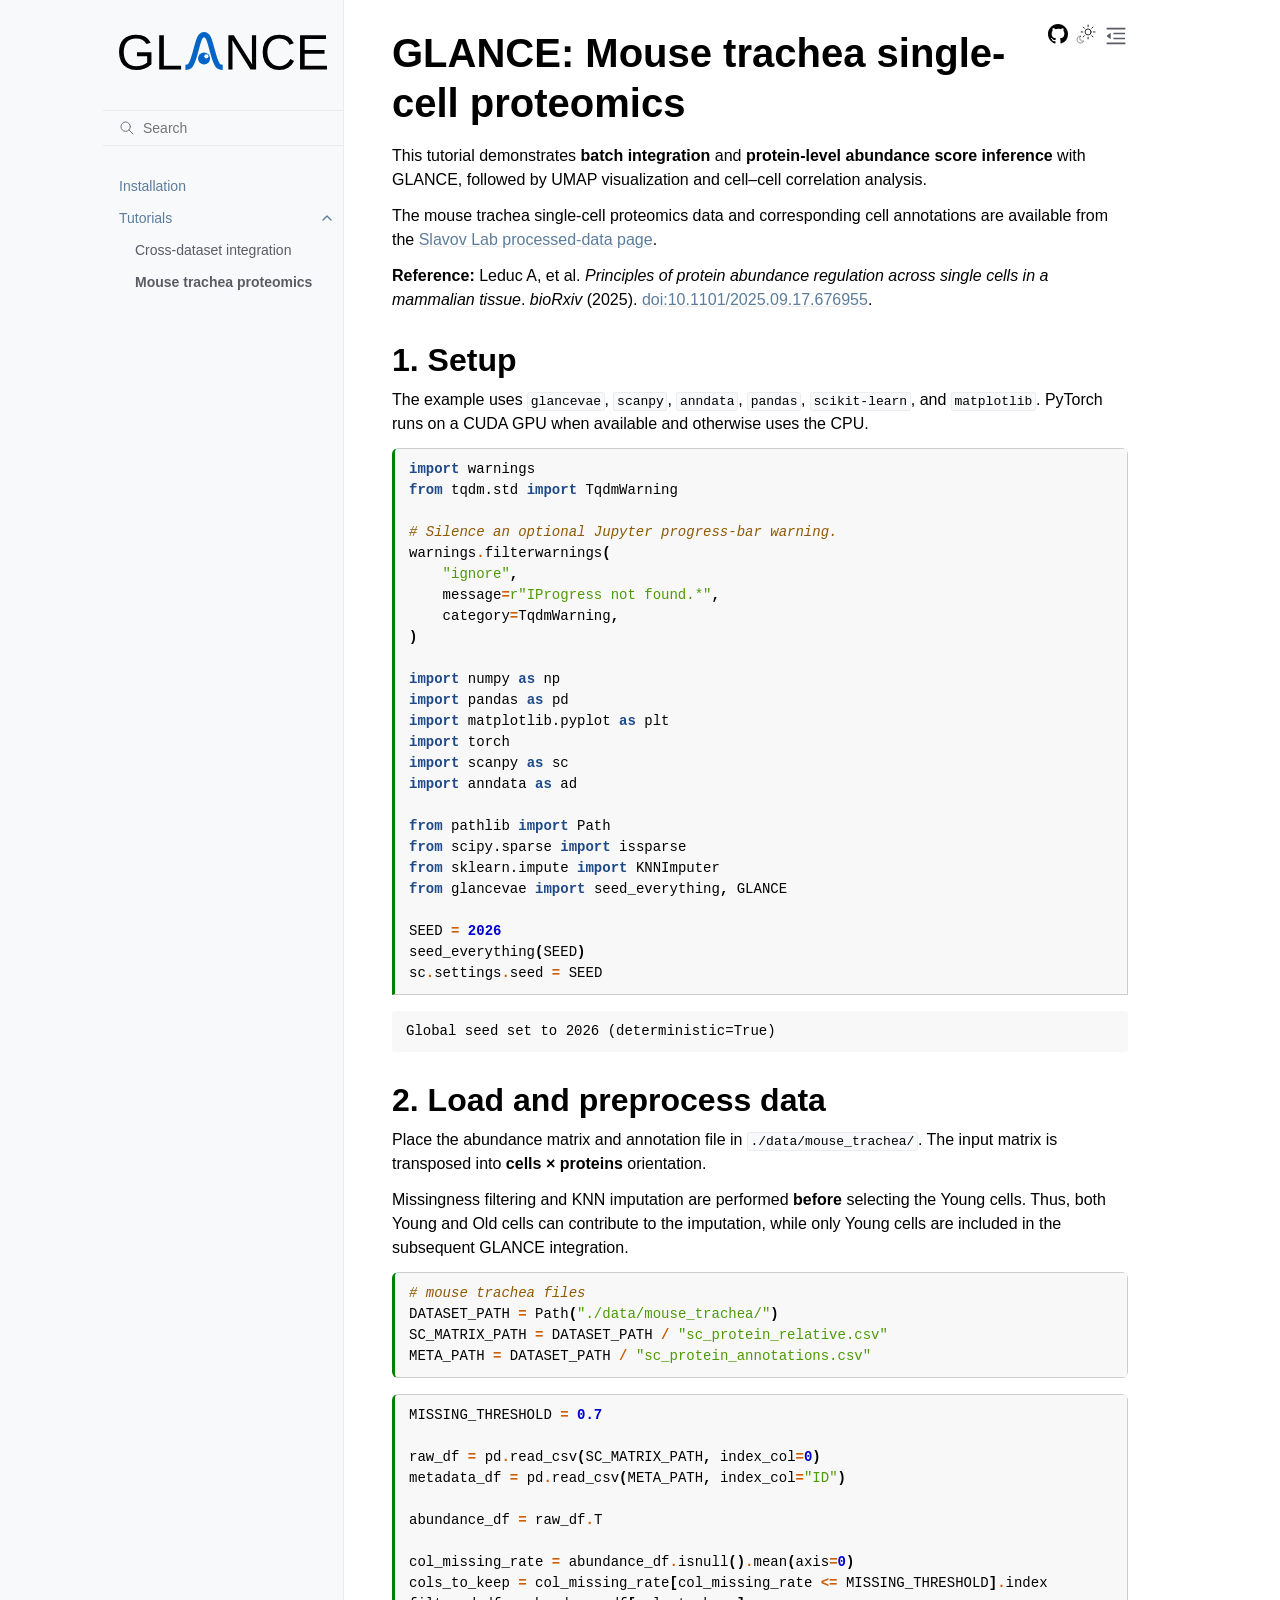
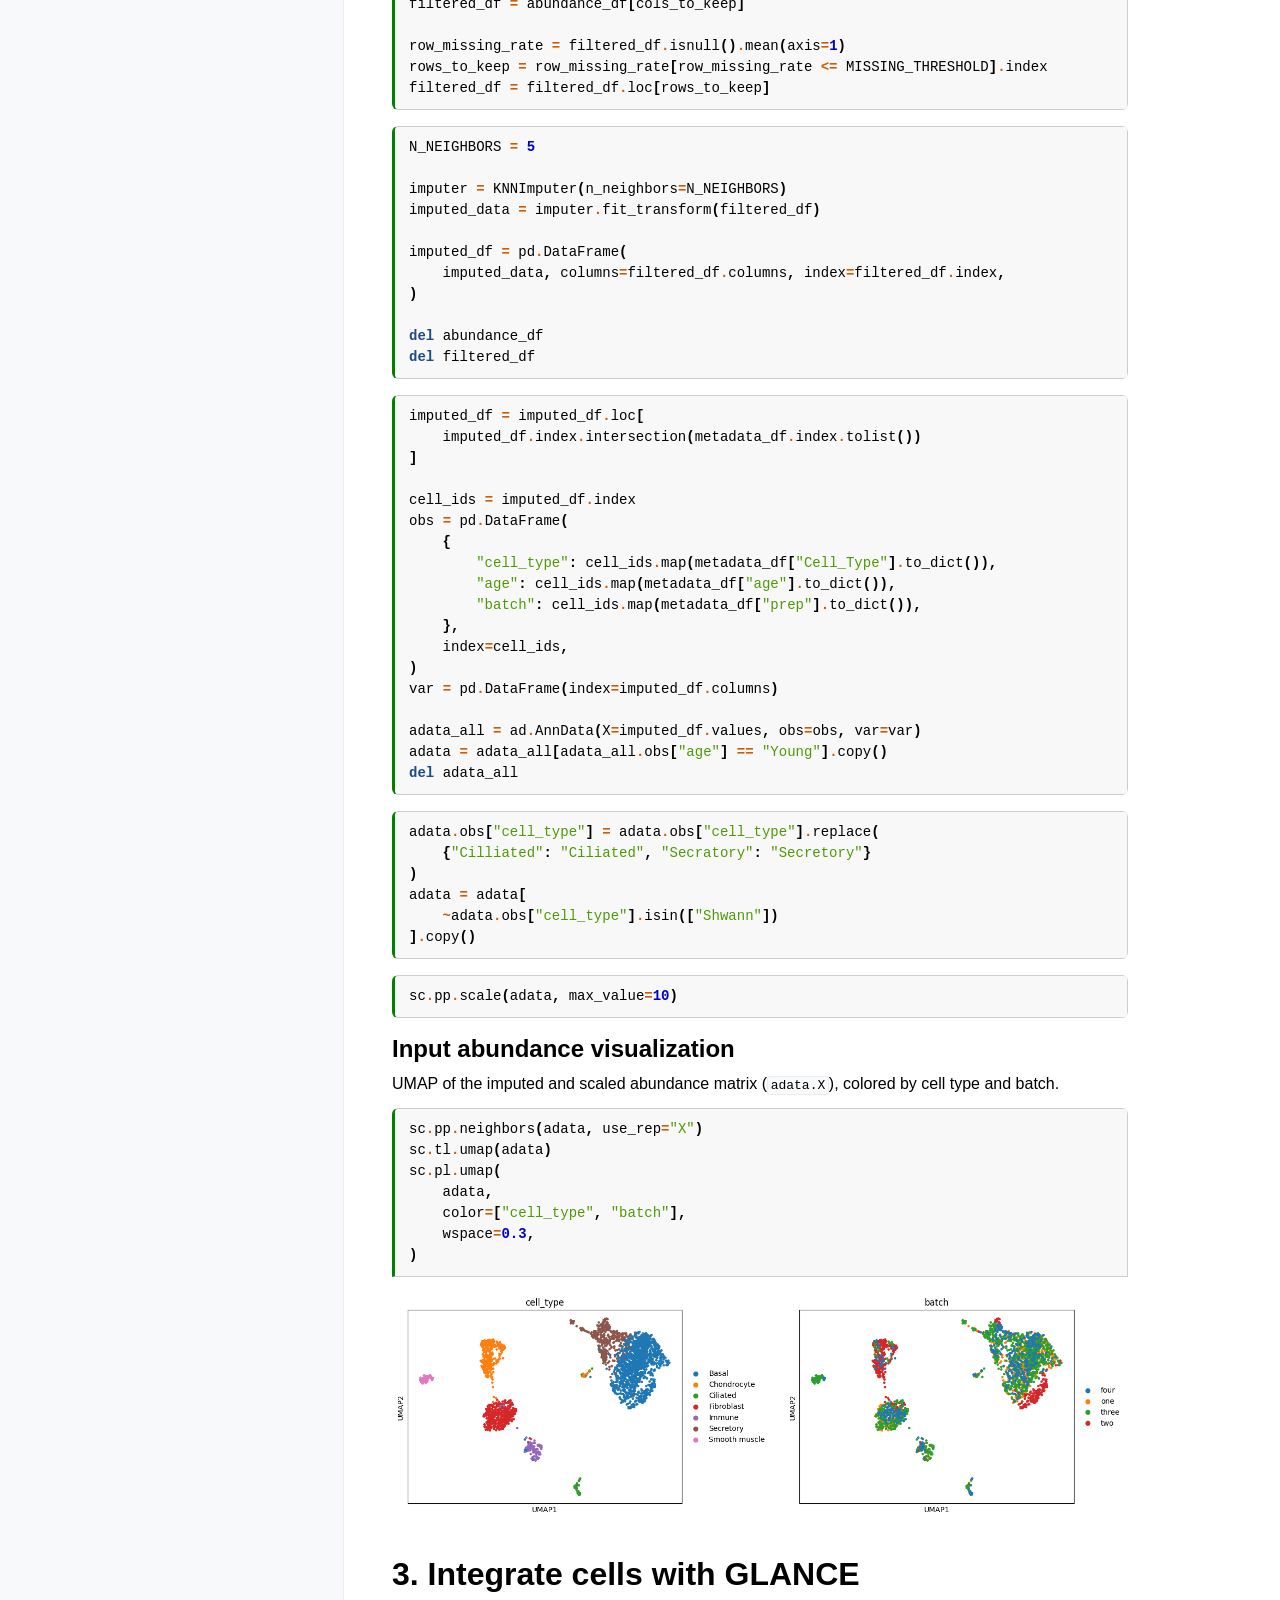
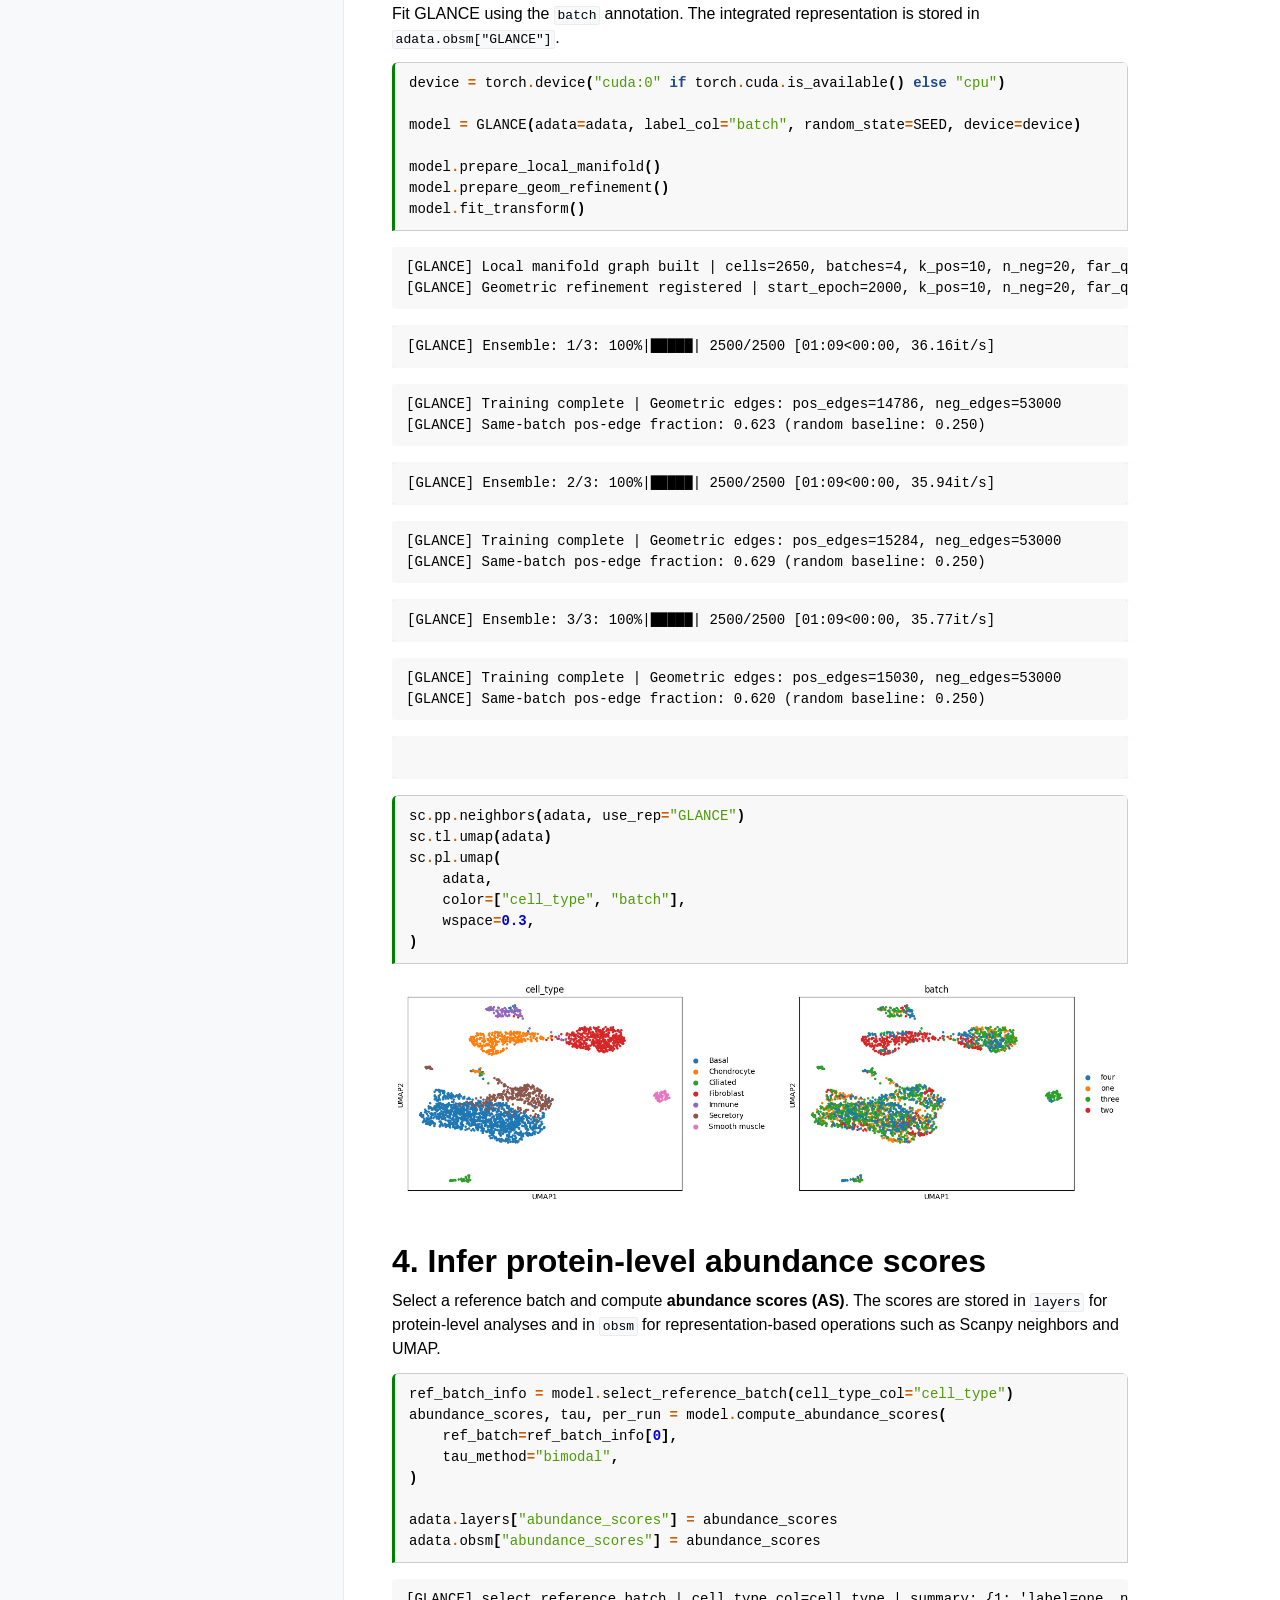
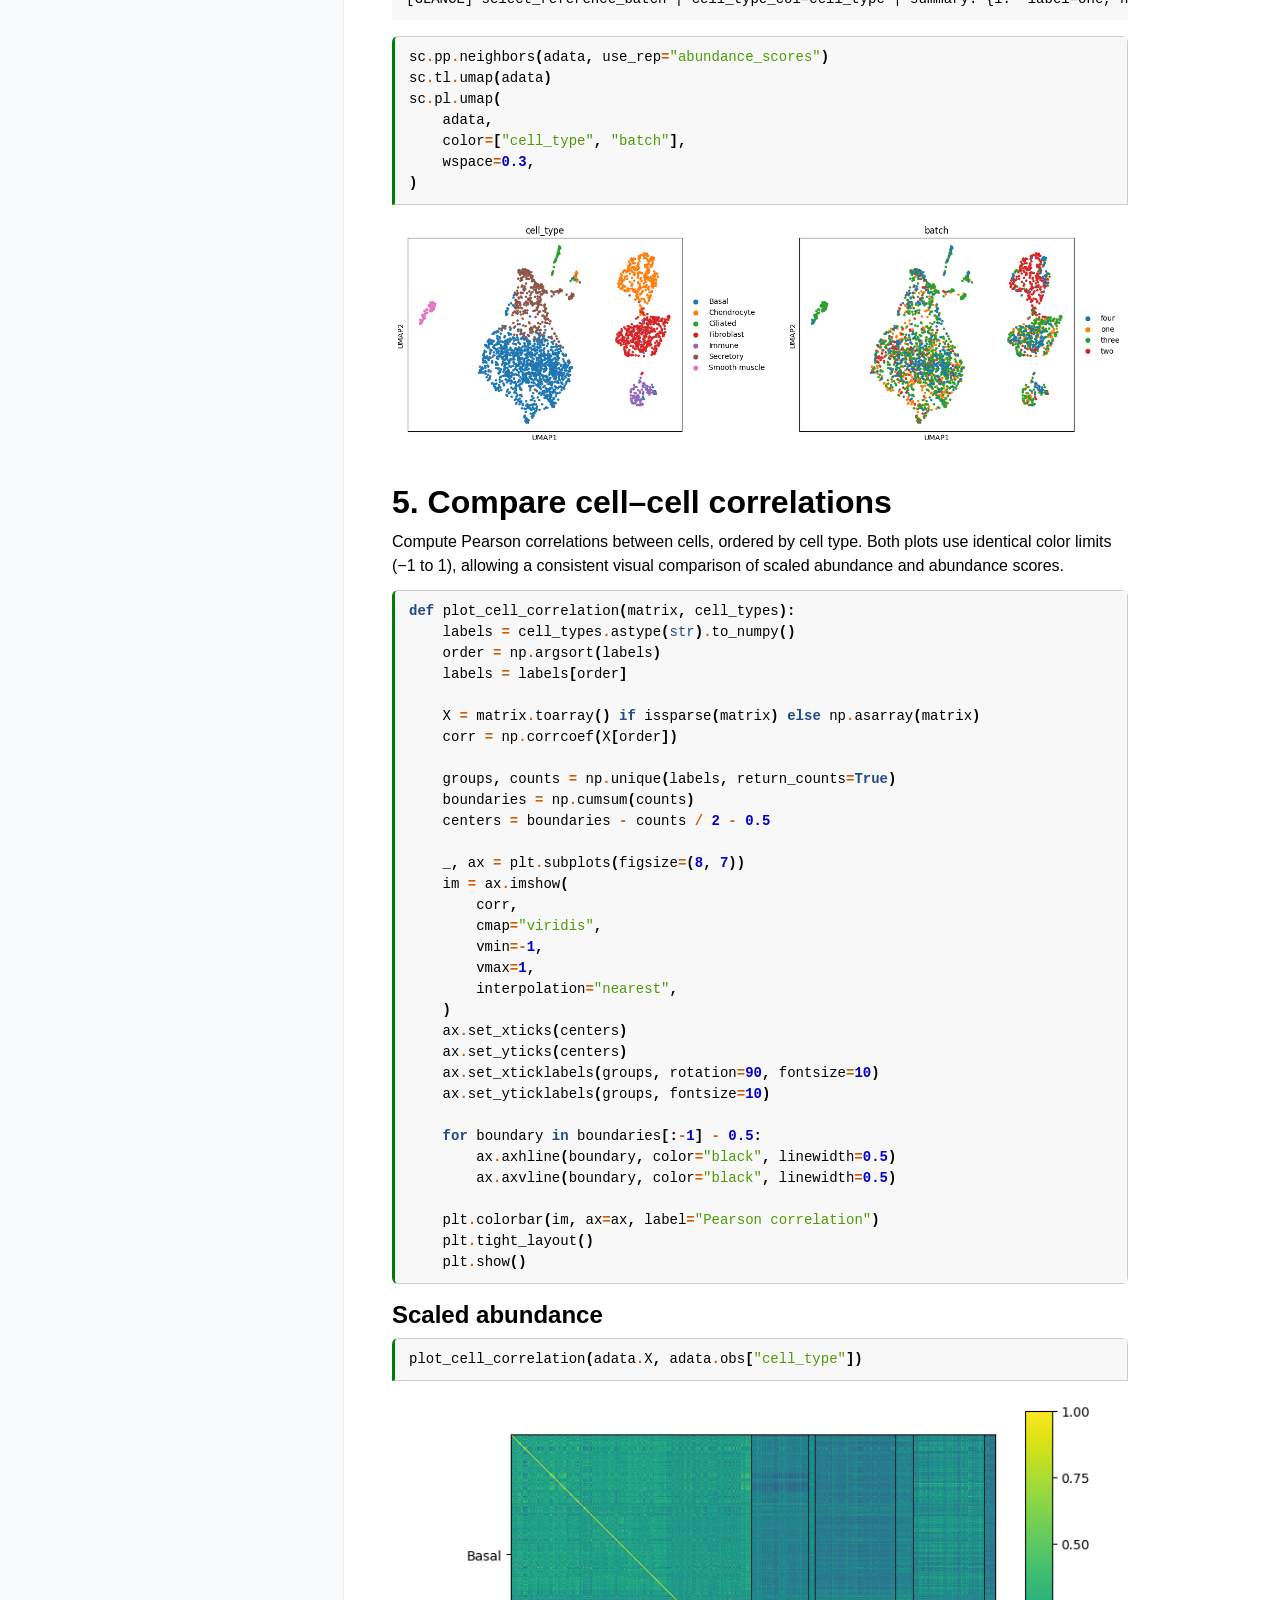
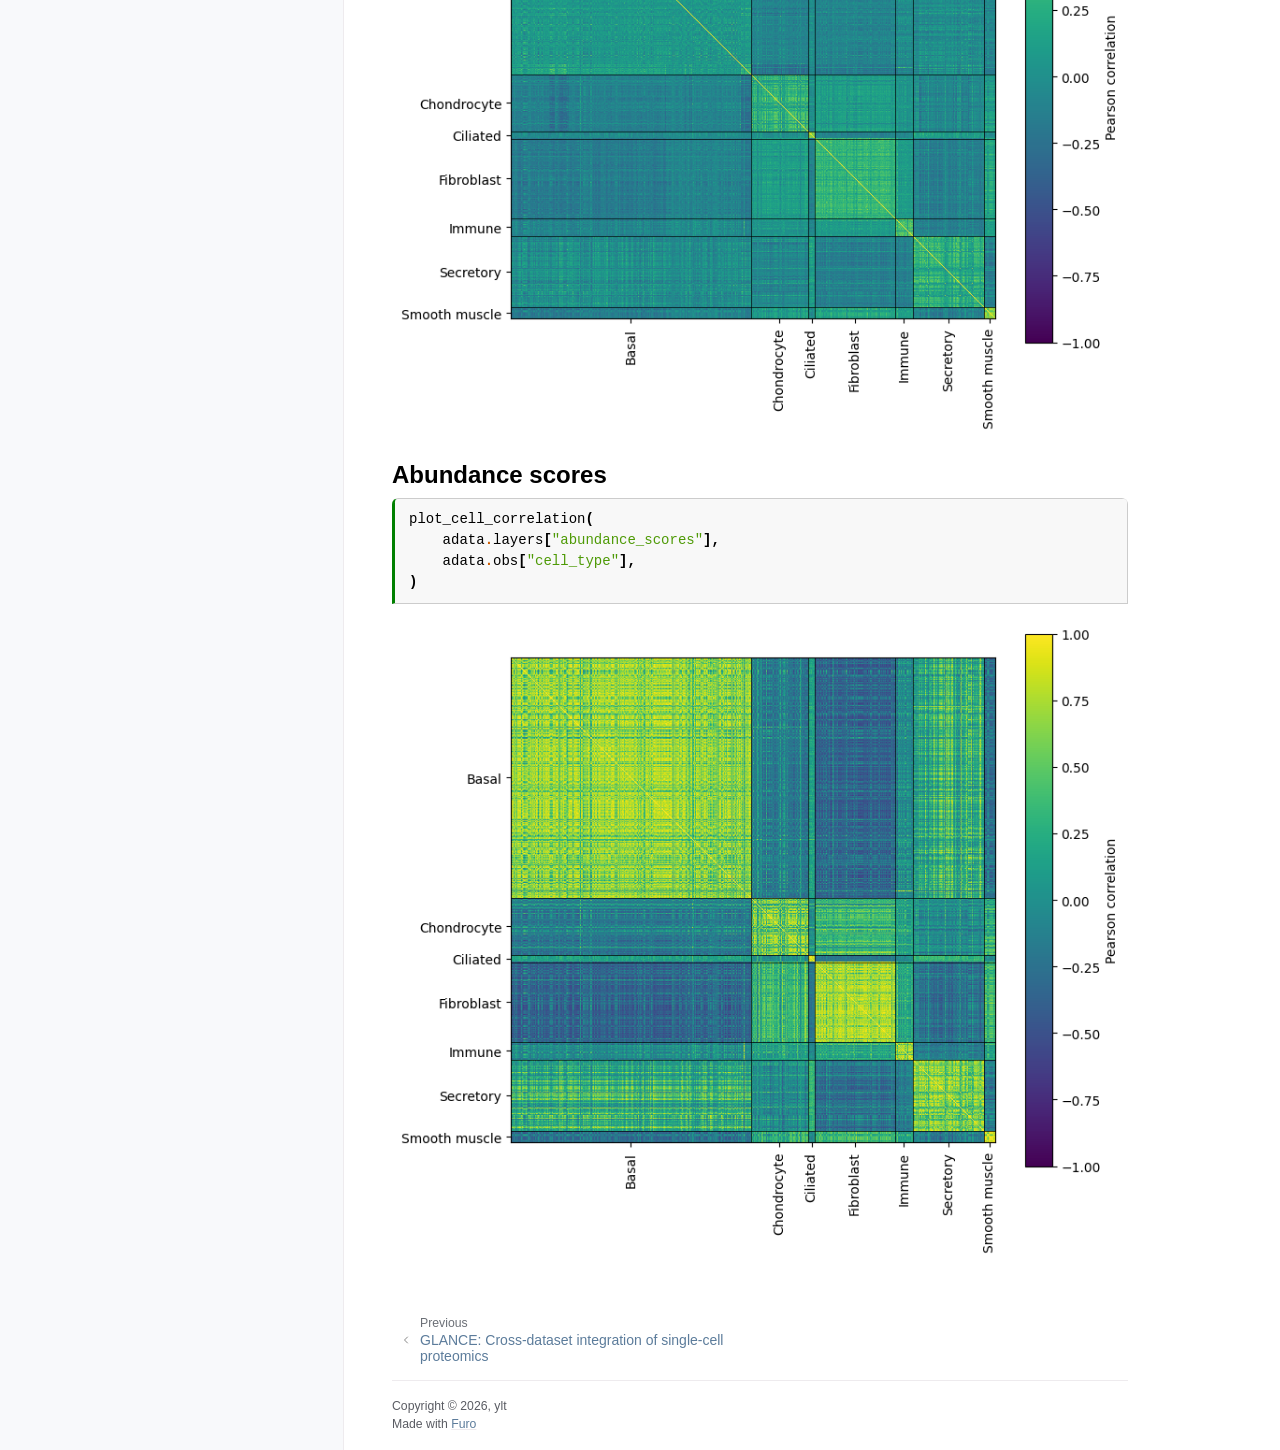
<file: docs/_build/html/tutorials/02_mouse_trachea.html>
<!doctype html>
<html class="no-js" lang="en" data-content_root="../">
  <head><meta charset="utf-8">
    <meta name="viewport" content="width=device-width,initial-scale=1">
    <meta name="color-scheme" content="light dark"><meta name="viewport" content="width=device-width, initial-scale=1" />
<link rel="index" title="Index" href="../genindex.html"><link rel="search" title="Search" href="../search.html"><link rel="prev" title="GLANCE: Cross-dataset integration of single-cell proteomics" href="01_Leduc2022_Derks2023.html">
        <link rel="prefetch" href="../_static/img/logo.svg" as="image">
        <link rel="prefetch" href="../_static/img/logo.svg" as="image">

    <!-- Generated with Sphinx 8.2.3 and Furo 2025.12.19 -->
        <title>GLANCE: Mouse trachea single-cell proteomics - GLANCE 0.1.0 documentation</title>
      <link rel="stylesheet" type="text/css" href="../_static/pygments.css?v=8f2a1f02" />
    <link rel="stylesheet" type="text/css" href="../_static/styles/furo.css?v=7bdb33bb" />
    <link rel="stylesheet" type="text/css" href="../_static/copybutton.css?v=76b2166b" />
    <link rel="stylesheet" type="text/css" href="../_static/mystnb.8ecb98da25f57f5357bf6f572d296f466b2cfe2517ffebfabe82451661e28f02.css?v=6644e6bb" />
    <link rel="stylesheet" type="text/css" href="../_static/sphinx-design.min.css?v=95c83b7e" />
    <link rel="stylesheet" type="text/css" href="../_static/styles/furo-extensions.css?v=8dab3a3b" />
    <link rel="stylesheet" type="text/css" href="../_static/css/site.css?v=d782d548" />
    
    


<style>
  body {
    --color-code-background: #f8f8f8;
  --color-code-foreground: black;
  --color-brand-primary: #5c7c9b;
  --color-brand-content: #5c7c9b;
  --admonition-font-size: var(--font-size-normal);
  --admonition-title-font-size: var(--font-size-normal);
  --code-font-size: var(--font-size--small);
  
  }
  @media not print {
    body[data-theme="dark"] {
      --color-code-background: #272822;
  --color-code-foreground: #f8f8f2;
  
    }
    @media (prefers-color-scheme: dark) {
      body:not([data-theme="light"]) {
        --color-code-background: #272822;
  --color-code-foreground: #f8f8f2;
  
      }
    }
  }
</style></head>
  <body>
    
    <script>
      document.body.dataset.theme = localStorage.getItem("theme") || "auto";
    </script>
    

<svg xmlns="http://www.w3.org/2000/svg" style="display: none;">
  <symbol id="svg-toc" viewBox="0 0 24 24">
    <title>Contents</title>
    <svg stroke="currentColor" fill="currentColor" stroke-width="0" viewBox="0 0 1024 1024">
      <path d="M408 442h480c4.4 0 8-3.6 8-8v-56c0-4.4-3.6-8-8-8H408c-4.4 0-8 3.6-8 8v56c0 4.4 3.6 8 8 8zm-8 204c0 4.4 3.6 8 8 8h480c4.4 0 8-3.6 8-8v-56c0-4.4-3.6-8-8-8H408c-4.4 0-8 3.6-8 8v56zm504-486H120c-4.4 0-8 3.6-8 8v56c0 4.4 3.6 8 8 8h784c4.4 0 8-3.6 8-8v-56c0-4.4-3.6-8-8-8zm0 632H120c-4.4 0-8 3.6-8 8v56c0 4.4 3.6 8 8 8h784c4.4 0 8-3.6 8-8v-56c0-4.4-3.6-8-8-8zM115.4 518.9L271.7 642c5.8 4.6 14.4.5 14.4-6.9V388.9c0-7.4-8.5-11.5-14.4-6.9L115.4 505.1a8.74 8.74 0 0 0 0 13.8z"/>
    </svg>
  </symbol>
  <symbol id="svg-menu" viewBox="0 0 24 24">
    <title>Menu</title>
    <svg xmlns="http://www.w3.org/2000/svg" viewBox="0 0 24 24" fill="none" stroke="currentColor"
      stroke-width="2" stroke-linecap="round" stroke-linejoin="round" class="feather-menu">
      <line x1="3" y1="12" x2="21" y2="12"></line>
      <line x1="3" y1="6" x2="21" y2="6"></line>
      <line x1="3" y1="18" x2="21" y2="18"></line>
    </svg>
  </symbol>
  <symbol id="svg-arrow-right" viewBox="0 0 24 24">
    <title>Expand</title>
    <svg xmlns="http://www.w3.org/2000/svg" viewBox="0 0 24 24" fill="none" stroke="currentColor"
      stroke-width="2" stroke-linecap="round" stroke-linejoin="round" class="feather-chevron-right">
      <polyline points="9 18 15 12 9 6"></polyline>
    </svg>
  </symbol>
  <symbol id="svg-sun" viewBox="0 0 24 24">
    <title>Light mode</title>
    <svg xmlns="http://www.w3.org/2000/svg" viewBox="0 0 24 24" fill="none" stroke="currentColor"
      stroke-width="1" stroke-linecap="round" stroke-linejoin="round" class="feather-sun">
      <circle cx="12" cy="12" r="5"></circle>
      <line x1="12" y1="1" x2="12" y2="3"></line>
      <line x1="12" y1="21" x2="12" y2="23"></line>
      <line x1="4.22" y1="4.22" x2="5.64" y2="5.64"></line>
      <line x1="18.36" y1="18.36" x2="19.78" y2="19.78"></line>
      <line x1="1" y1="12" x2="3" y2="12"></line>
      <line x1="21" y1="12" x2="23" y2="12"></line>
      <line x1="4.22" y1="19.78" x2="5.64" y2="18.36"></line>
      <line x1="18.36" y1="5.64" x2="19.78" y2="4.22"></line>
    </svg>
  </symbol>
  <symbol id="svg-moon" viewBox="0 0 24 24">
    <title>Dark mode</title>
    <svg xmlns="http://www.w3.org/2000/svg" viewBox="0 0 24 24" fill="none" stroke="currentColor"
      stroke-width="1" stroke-linecap="round" stroke-linejoin="round" class="icon-tabler-moon">
      <path stroke="none" d="M0 0h24v24H0z" fill="none" />
      <path d="M12 3c.132 0 .263 0 .393 0a7.5 7.5 0 0 0 7.92 12.446a9 9 0 1 1 -8.313 -12.454z" />
    </svg>
  </symbol>
  <symbol id="svg-sun-with-moon" viewBox="0 0 24 24">
    <title>Auto light/dark, in light mode</title>
    <svg xmlns="http://www.w3.org/2000/svg" viewBox="0 0 24 24" fill="none" stroke="currentColor"
      stroke-width="1" stroke-linecap="round" stroke-linejoin="round"
      class="icon-custom-derived-from-feather-sun-and-tabler-moon">
      <path style="opacity: 50%" d="M 5.411 14.504 C 5.471 14.504 5.532 14.504 5.591 14.504 C 3.639 16.319 4.383 19.569 6.931 20.352 C 7.693 20.586 8.512 20.551 9.25 20.252 C 8.023 23.207 4.056 23.725 2.11 21.184 C 0.166 18.642 1.702 14.949 4.874 14.536 C 5.051 14.512 5.231 14.5 5.411 14.5 L 5.411 14.504 Z"/>
      <line x1="14.5" y1="3.25" x2="14.5" y2="1.25"/>
      <line x1="14.5" y1="15.85" x2="14.5" y2="17.85"/>
      <line x1="10.044" y1="5.094" x2="8.63" y2="3.68"/>
      <line x1="19" y1="14.05" x2="20.414" y2="15.464"/>
      <line x1="8.2" y1="9.55" x2="6.2" y2="9.55"/>
      <line x1="20.8" y1="9.55" x2="22.8" y2="9.55"/>
      <line x1="10.044" y1="14.006" x2="8.63" y2="15.42"/>
      <line x1="19" y1="5.05" x2="20.414" y2="3.636"/>
      <circle cx="14.5" cy="9.55" r="3.6"/>
    </svg>
  </symbol>
  <symbol id="svg-moon-with-sun" viewBox="0 0 24 24">
    <title>Auto light/dark, in dark mode</title>
    <svg xmlns="http://www.w3.org/2000/svg" viewBox="0 0 24 24" fill="none" stroke="currentColor"
      stroke-width="1" stroke-linecap="round" stroke-linejoin="round"
      class="icon-custom-derived-from-feather-sun-and-tabler-moon">
      <path d="M 8.282 7.007 C 8.385 7.007 8.494 7.007 8.595 7.007 C 5.18 10.184 6.481 15.869 10.942 17.24 C 12.275 17.648 13.706 17.589 15 17.066 C 12.851 22.236 5.91 23.143 2.505 18.696 C -0.897 14.249 1.791 7.786 7.342 7.063 C 7.652 7.021 7.965 7 8.282 7 L 8.282 7.007 Z"/>
      <line style="opacity: 50%" x1="18" y1="3.705" x2="18" y2="2.5"/>
      <line style="opacity: 50%" x1="18" y1="11.295" x2="18" y2="12.5"/>
      <line style="opacity: 50%" x1="15.316" y1="4.816" x2="14.464" y2="3.964"/>
      <line style="opacity: 50%" x1="20.711" y1="10.212" x2="21.563" y2="11.063"/>
      <line style="opacity: 50%" x1="14.205" y1="7.5" x2="13.001" y2="7.5"/>
      <line style="opacity: 50%" x1="21.795" y1="7.5" x2="23" y2="7.5"/>
      <line style="opacity: 50%" x1="15.316" y1="10.184" x2="14.464" y2="11.036"/>
      <line style="opacity: 50%" x1="20.711" y1="4.789" x2="21.563" y2="3.937"/>
      <circle style="opacity: 50%" cx="18" cy="7.5" r="2.169"/>
    </svg>
  </symbol>
  <symbol id="svg-pencil" viewBox="0 0 24 24">
    <svg xmlns="http://www.w3.org/2000/svg" viewBox="0 0 24 24" fill="none" stroke="currentColor"
      stroke-width="1" stroke-linecap="round" stroke-linejoin="round" class="icon-tabler-pencil-code">
      <path d="M4 20h4l10.5 -10.5a2.828 2.828 0 1 0 -4 -4l-10.5 10.5v4" />
      <path d="M13.5 6.5l4 4" />
      <path d="M20 21l2 -2l-2 -2" />
      <path d="M17 17l-2 2l2 2" />
    </svg>
  </symbol>
  <symbol id="svg-eye" viewBox="0 0 24 24">
    <svg xmlns="http://www.w3.org/2000/svg" viewBox="0 0 24 24" fill="none" stroke="currentColor"
      stroke-width="1" stroke-linecap="round" stroke-linejoin="round" class="icon-tabler-eye-code">
      <path stroke="none" d="M0 0h24v24H0z" fill="none" />
      <path d="M10 12a2 2 0 1 0 4 0a2 2 0 0 0 -4 0" />
      <path
        d="M11.11 17.958c-3.209 -.307 -5.91 -2.293 -8.11 -5.958c2.4 -4 5.4 -6 9 -6c3.6 0 6.6 2 9 6c-.21 .352 -.427 .688 -.647 1.008" />
      <path d="M20 21l2 -2l-2 -2" />
      <path d="M17 17l-2 2l2 2" />
    </svg>
  </symbol>
</svg>

<input type="checkbox" class="sidebar-toggle" name="__navigation" id="__navigation" aria-label="Toggle site navigation sidebar">
<input type="checkbox" class="sidebar-toggle" name="__toc" id="__toc" aria-label="Toggle table of contents sidebar">
<label class="overlay sidebar-overlay" for="__navigation"></label>
<label class="overlay toc-overlay" for="__toc"></label>

<a class="skip-to-content muted-link" href="#furo-main-content">Skip to content</a>



<div class="page">
  <header class="mobile-header">
    <div class="header-left">
      <label class="nav-overlay-icon" for="__navigation">
        <span class="icon"><svg><use href="#svg-menu"></use></svg></span>
      </label>
    </div>
    <div class="header-center">
      <a href="../index.html"><div class="brand">GLANCE 0.1.0 documentation</div></a>
    </div>
    <div class="header-right">
      <div class="theme-toggle-container theme-toggle-header">
        <button class="theme-toggle" aria-label="Toggle Light / Dark / Auto color theme">
          <svg class="theme-icon-when-auto-light"><use href="#svg-sun-with-moon"></use></svg>
          <svg class="theme-icon-when-auto-dark"><use href="#svg-moon-with-sun"></use></svg>
          <svg class="theme-icon-when-dark"><use href="#svg-moon"></use></svg>
          <svg class="theme-icon-when-light"><use href="#svg-sun"></use></svg>
        </button>
      </div>
      <label class="toc-overlay-icon toc-header-icon" for="__toc">
        <span class="icon"><svg><use href="#svg-toc"></use></svg></span>
      </label>
    </div>
  </header>
  <aside class="sidebar-drawer">
    <div class="sidebar-container">
      
      <div class="sidebar-sticky"><a class="sidebar-brand" href="../index.html">
  <div class="sidebar-logo-container">
    <img class="sidebar-logo only-light" src="../_static/img/logo.svg" alt="Light Logo"/>
    <img class="sidebar-logo only-dark" src="../_static/img/logo.svg" alt="Dark Logo"/>
  </div>
  
  
</a><form class="sidebar-search-container" method="get" action="../search.html" role="search">
  <input class="sidebar-search" placeholder="Search" name="q" aria-label="Search">
  <input type="hidden" name="check_keywords" value="yes">
  <input type="hidden" name="area" value="default">
</form>
<div id="searchbox"></div><div class="sidebar-scroll"><div class="sidebar-tree">
  <ul class="current">
<li class="toctree-l1"><a class="reference internal" href="../installation.html">Installation</a></li>
<li class="toctree-l1 current has-children"><a class="reference internal" href="index.html">Tutorials</a><input aria-label="Toggle navigation of Tutorials" checked="" class="toctree-checkbox" id="toctree-checkbox-1" name="toctree-checkbox-1" role="switch" type="checkbox"/><label for="toctree-checkbox-1"><span class="icon"><svg><use href="#svg-arrow-right"></use></svg></span></label><ul class="current">
<li class="toctree-l2"><a class="reference internal" href="01_Leduc2022_Derks2023.html">Cross-dataset integration</a></li>
<li class="toctree-l2 current current-page"><a class="current reference internal" href="#">Mouse trachea proteomics</a></li>
</ul>
</li>
</ul>

</div>
</div>

      </div>
      
    </div>
  </aside>
  <div class="main">
    <div class="content">
      <div class="article-container">
        <a href="#" class="back-to-top muted-link">
          <svg xmlns="http://www.w3.org/2000/svg" viewBox="0 0 24 24">
            <path d="M13 20h-2V8l-5.5 5.5-1.42-1.42L12 4.16l7.92 7.92-1.42 1.42L13 8v12z"></path>
          </svg>
          <span>Back to top</span>
        </a>
        <div class="content-icon-container">
          <div class="view-this-page">
  <a
    class="muted-link"
    href="https://github.com/yilitai/GLANCE"
    title="GLANCE on GitHub"
    aria-label="GLANCE on GitHub"
  >
    <svg viewBox="0 0 16 16" aria-hidden="true">
      <path
        fill="currentColor"
        d="M8 0C3.58 0 0 3.58 0 8c0 3.54 2.29 6.53 5.47 7.59.4.07.55-.17.55-.38 0-.19-.01-.82-.01-1.49-2.01.37-2.53-.49-2.69-.94-.09-.23-.48-.94-.82-1.13-.28-.15-.68-.52-.01-.53.63-.01 1.08.58 1.23.82.72 1.21 1.87.87 2.33.66.07-.52.28-.87.51-1.07-1.78-.2-3.64-.89-3.64-3.95 0-.87.31-1.59.82-2.15-.08-.2-.36-1.02.08-2.12 0 0 .67-.21 2.2.82A7.65 7.65 0 0 1 8 3.87c.68 0 1.36.09 2 .27 1.53-1.04 2.2-.82 2.2-.82.44 1.1.16 1.92.08 2.12.51.56.82 1.27.82 2.15 0 3.07-1.87 3.75-3.65 3.95.29.25.54.73.54 1.48 0 1.07-.01 1.93-.01 2.2 0 .21.15.46.55.38A8.01 8.01 0 0 0 16 8c0-4.42-3.58-8-8-8Z"
      />
    </svg>
    <span class="visually-hidden">GLANCE on GitHub</span>
  </a>
</div><div class="theme-toggle-container theme-toggle-content">
            <button class="theme-toggle" aria-label="Toggle Light / Dark / Auto color theme">
              <svg class="theme-icon-when-auto-light"><use href="#svg-sun-with-moon"></use></svg>
              <svg class="theme-icon-when-auto-dark"><use href="#svg-moon-with-sun"></use></svg>
              <svg class="theme-icon-when-dark"><use href="#svg-moon"></use></svg>
              <svg class="theme-icon-when-light"><use href="#svg-sun"></use></svg>
            </button>
          </div>
          <label class="toc-overlay-icon toc-content-icon" for="__toc">
            <span class="icon"><svg><use href="#svg-toc"></use></svg></span>
          </label>
        </div>
        <article role="main" id="furo-main-content">
          <section class="tex2jax_ignore mathjax_ignore" id="glance-mouse-trachea-single-cell-proteomics">
<h1>GLANCE: Mouse trachea single-cell proteomics<a class="headerlink" href="#glance-mouse-trachea-single-cell-proteomics" title="Link to this heading">¶</a></h1>
<p>This tutorial demonstrates <strong>batch integration</strong> and <strong>protein-level abundance score inference</strong> with GLANCE, followed by UMAP visualization and cell–cell correlation analysis.</p>
<p>The mouse trachea single-cell proteomics data and corresponding cell annotations are available from the <a class="reference external" href="https://scp.slavovlab.net/Leduc_et_al_2025#proc_data">Slavov Lab processed-data page</a>.</p>
<p><strong>Reference:</strong> Leduc A, et al. <em>Principles of protein abundance regulation across single cells in a mammalian tissue</em>. <em>bioRxiv</em> (2025). <a class="reference external" href="https://doi.org/10.1101/2025.09.17.676955">doi:10.1101/2025.09.17.676955</a>.</p>
<section id="setup">
<h2>1. Setup<a class="headerlink" href="#setup" title="Link to this heading">¶</a></h2>
<p>The example uses <code class="docutils literal notranslate"><span class="pre">glancevae</span></code>, <code class="docutils literal notranslate"><span class="pre">scanpy</span></code>, <code class="docutils literal notranslate"><span class="pre">anndata</span></code>, <code class="docutils literal notranslate"><span class="pre">pandas</span></code>, <code class="docutils literal notranslate"><span class="pre">scikit-learn</span></code>, and <code class="docutils literal notranslate"><span class="pre">matplotlib</span></code>. PyTorch runs on a CUDA GPU when available and otherwise uses the CPU.</p>
<div class="cell docutils container">
<div class="cell_input docutils container">
<div class="highlight-python notranslate"><div class="highlight"><pre><span></span><span class="kn">import</span><span class="w"> </span><span class="nn">warnings</span>
<span class="kn">from</span><span class="w"> </span><span class="nn">tqdm.std</span><span class="w"> </span><span class="kn">import</span> <span class="n">TqdmWarning</span>

<span class="c1"># Silence an optional Jupyter progress-bar warning.</span>
<span class="n">warnings</span><span class="o">.</span><span class="n">filterwarnings</span><span class="p">(</span>
    <span class="s2">&quot;ignore&quot;</span><span class="p">,</span>
    <span class="n">message</span><span class="o">=</span><span class="sa">r</span><span class="s2">&quot;IProgress not found.*&quot;</span><span class="p">,</span>
    <span class="n">category</span><span class="o">=</span><span class="n">TqdmWarning</span><span class="p">,</span>
<span class="p">)</span>

<span class="kn">import</span><span class="w"> </span><span class="nn">numpy</span><span class="w"> </span><span class="k">as</span><span class="w"> </span><span class="nn">np</span>
<span class="kn">import</span><span class="w"> </span><span class="nn">pandas</span><span class="w"> </span><span class="k">as</span><span class="w"> </span><span class="nn">pd</span>
<span class="kn">import</span><span class="w"> </span><span class="nn">matplotlib.pyplot</span><span class="w"> </span><span class="k">as</span><span class="w"> </span><span class="nn">plt</span>
<span class="kn">import</span><span class="w"> </span><span class="nn">torch</span>
<span class="kn">import</span><span class="w"> </span><span class="nn">scanpy</span><span class="w"> </span><span class="k">as</span><span class="w"> </span><span class="nn">sc</span>
<span class="kn">import</span><span class="w"> </span><span class="nn">anndata</span><span class="w"> </span><span class="k">as</span><span class="w"> </span><span class="nn">ad</span>

<span class="kn">from</span><span class="w"> </span><span class="nn">pathlib</span><span class="w"> </span><span class="kn">import</span> <span class="n">Path</span>
<span class="kn">from</span><span class="w"> </span><span class="nn">scipy.sparse</span><span class="w"> </span><span class="kn">import</span> <span class="n">issparse</span>
<span class="kn">from</span><span class="w"> </span><span class="nn">sklearn.impute</span><span class="w"> </span><span class="kn">import</span> <span class="n">KNNImputer</span>
<span class="kn">from</span><span class="w"> </span><span class="nn">glancevae</span><span class="w"> </span><span class="kn">import</span> <span class="n">seed_everything</span><span class="p">,</span> <span class="n">GLANCE</span>

<span class="n">SEED</span> <span class="o">=</span> <span class="mi">2026</span>
<span class="n">seed_everything</span><span class="p">(</span><span class="n">SEED</span><span class="p">)</span>
<span class="n">sc</span><span class="o">.</span><span class="n">settings</span><span class="o">.</span><span class="n">seed</span> <span class="o">=</span> <span class="n">SEED</span>
</pre></div>
</div>
</div>
<div class="cell_output docutils container">
<div class="output stream highlight-myst-ansi notranslate"><div class="highlight"><pre><span></span>Global seed set to 2026 (deterministic=True)
</pre></div>
</div>
</div>
</div>
</section>
<section id="load-and-preprocess-data">
<h2>2. Load and preprocess data<a class="headerlink" href="#load-and-preprocess-data" title="Link to this heading">¶</a></h2>
<p>Place the abundance matrix and annotation file in <code class="docutils literal notranslate"><span class="pre">./data/mouse_trachea/</span></code>. The input matrix is transposed into <strong>cells × proteins</strong> orientation.</p>
<p>Missingness filtering and KNN imputation are performed <strong>before</strong> selecting the Young cells. Thus, both Young and Old cells can contribute to the imputation, while only Young cells are included in the subsequent GLANCE integration.</p>
<div class="cell docutils container">
<div class="cell_input docutils container">
<div class="highlight-python notranslate"><div class="highlight"><pre><span></span><span class="c1"># mouse trachea files</span>
<span class="n">DATASET_PATH</span> <span class="o">=</span> <span class="n">Path</span><span class="p">(</span><span class="s2">&quot;./data/mouse_trachea/&quot;</span><span class="p">)</span>
<span class="n">SC_MATRIX_PATH</span> <span class="o">=</span> <span class="n">DATASET_PATH</span> <span class="o">/</span> <span class="s2">&quot;sc_protein_relative.csv&quot;</span>
<span class="n">META_PATH</span> <span class="o">=</span> <span class="n">DATASET_PATH</span> <span class="o">/</span> <span class="s2">&quot;sc_protein_annotations.csv&quot;</span>
</pre></div>
</div>
</div>
</div>
<div class="cell docutils container">
<div class="cell_input docutils container">
<div class="highlight-python notranslate"><div class="highlight"><pre><span></span><span class="n">MISSING_THRESHOLD</span> <span class="o">=</span> <span class="mf">0.7</span>

<span class="n">raw_df</span> <span class="o">=</span> <span class="n">pd</span><span class="o">.</span><span class="n">read_csv</span><span class="p">(</span><span class="n">SC_MATRIX_PATH</span><span class="p">,</span> <span class="n">index_col</span><span class="o">=</span><span class="mi">0</span><span class="p">)</span>
<span class="n">metadata_df</span> <span class="o">=</span> <span class="n">pd</span><span class="o">.</span><span class="n">read_csv</span><span class="p">(</span><span class="n">META_PATH</span><span class="p">,</span> <span class="n">index_col</span><span class="o">=</span><span class="s2">&quot;ID&quot;</span><span class="p">)</span>

<span class="n">abundance_df</span> <span class="o">=</span> <span class="n">raw_df</span><span class="o">.</span><span class="n">T</span>

<span class="n">col_missing_rate</span> <span class="o">=</span> <span class="n">abundance_df</span><span class="o">.</span><span class="n">isnull</span><span class="p">()</span><span class="o">.</span><span class="n">mean</span><span class="p">(</span><span class="n">axis</span><span class="o">=</span><span class="mi">0</span><span class="p">)</span>
<span class="n">cols_to_keep</span> <span class="o">=</span> <span class="n">col_missing_rate</span><span class="p">[</span><span class="n">col_missing_rate</span> <span class="o">&lt;=</span> <span class="n">MISSING_THRESHOLD</span><span class="p">]</span><span class="o">.</span><span class="n">index</span>
<span class="n">filtered_df</span> <span class="o">=</span> <span class="n">abundance_df</span><span class="p">[</span><span class="n">cols_to_keep</span><span class="p">]</span>

<span class="n">row_missing_rate</span> <span class="o">=</span> <span class="n">filtered_df</span><span class="o">.</span><span class="n">isnull</span><span class="p">()</span><span class="o">.</span><span class="n">mean</span><span class="p">(</span><span class="n">axis</span><span class="o">=</span><span class="mi">1</span><span class="p">)</span>
<span class="n">rows_to_keep</span> <span class="o">=</span> <span class="n">row_missing_rate</span><span class="p">[</span><span class="n">row_missing_rate</span> <span class="o">&lt;=</span> <span class="n">MISSING_THRESHOLD</span><span class="p">]</span><span class="o">.</span><span class="n">index</span>
<span class="n">filtered_df</span> <span class="o">=</span> <span class="n">filtered_df</span><span class="o">.</span><span class="n">loc</span><span class="p">[</span><span class="n">rows_to_keep</span><span class="p">]</span>
</pre></div>
</div>
</div>
</div>
<div class="cell docutils container">
<div class="cell_input docutils container">
<div class="highlight-python notranslate"><div class="highlight"><pre><span></span><span class="n">N_NEIGHBORS</span> <span class="o">=</span> <span class="mi">5</span>

<span class="n">imputer</span> <span class="o">=</span> <span class="n">KNNImputer</span><span class="p">(</span><span class="n">n_neighbors</span><span class="o">=</span><span class="n">N_NEIGHBORS</span><span class="p">)</span>
<span class="n">imputed_data</span> <span class="o">=</span> <span class="n">imputer</span><span class="o">.</span><span class="n">fit_transform</span><span class="p">(</span><span class="n">filtered_df</span><span class="p">)</span>

<span class="n">imputed_df</span> <span class="o">=</span> <span class="n">pd</span><span class="o">.</span><span class="n">DataFrame</span><span class="p">(</span>
    <span class="n">imputed_data</span><span class="p">,</span> <span class="n">columns</span><span class="o">=</span><span class="n">filtered_df</span><span class="o">.</span><span class="n">columns</span><span class="p">,</span> <span class="n">index</span><span class="o">=</span><span class="n">filtered_df</span><span class="o">.</span><span class="n">index</span><span class="p">,</span>
<span class="p">)</span>

<span class="k">del</span> <span class="n">abundance_df</span>
<span class="k">del</span> <span class="n">filtered_df</span>
</pre></div>
</div>
</div>
</div>
<div class="cell docutils container">
<div class="cell_input docutils container">
<div class="highlight-python notranslate"><div class="highlight"><pre><span></span><span class="n">imputed_df</span> <span class="o">=</span> <span class="n">imputed_df</span><span class="o">.</span><span class="n">loc</span><span class="p">[</span>
    <span class="n">imputed_df</span><span class="o">.</span><span class="n">index</span><span class="o">.</span><span class="n">intersection</span><span class="p">(</span><span class="n">metadata_df</span><span class="o">.</span><span class="n">index</span><span class="o">.</span><span class="n">tolist</span><span class="p">())</span>
<span class="p">]</span>

<span class="n">cell_ids</span> <span class="o">=</span> <span class="n">imputed_df</span><span class="o">.</span><span class="n">index</span>
<span class="n">obs</span> <span class="o">=</span> <span class="n">pd</span><span class="o">.</span><span class="n">DataFrame</span><span class="p">(</span>
    <span class="p">{</span>
        <span class="s2">&quot;cell_type&quot;</span><span class="p">:</span> <span class="n">cell_ids</span><span class="o">.</span><span class="n">map</span><span class="p">(</span><span class="n">metadata_df</span><span class="p">[</span><span class="s2">&quot;Cell_Type&quot;</span><span class="p">]</span><span class="o">.</span><span class="n">to_dict</span><span class="p">()),</span>
        <span class="s2">&quot;age&quot;</span><span class="p">:</span> <span class="n">cell_ids</span><span class="o">.</span><span class="n">map</span><span class="p">(</span><span class="n">metadata_df</span><span class="p">[</span><span class="s2">&quot;age&quot;</span><span class="p">]</span><span class="o">.</span><span class="n">to_dict</span><span class="p">()),</span>
        <span class="s2">&quot;batch&quot;</span><span class="p">:</span> <span class="n">cell_ids</span><span class="o">.</span><span class="n">map</span><span class="p">(</span><span class="n">metadata_df</span><span class="p">[</span><span class="s2">&quot;prep&quot;</span><span class="p">]</span><span class="o">.</span><span class="n">to_dict</span><span class="p">()),</span>
    <span class="p">},</span>
    <span class="n">index</span><span class="o">=</span><span class="n">cell_ids</span><span class="p">,</span>
<span class="p">)</span>
<span class="n">var</span> <span class="o">=</span> <span class="n">pd</span><span class="o">.</span><span class="n">DataFrame</span><span class="p">(</span><span class="n">index</span><span class="o">=</span><span class="n">imputed_df</span><span class="o">.</span><span class="n">columns</span><span class="p">)</span>

<span class="n">adata_all</span> <span class="o">=</span> <span class="n">ad</span><span class="o">.</span><span class="n">AnnData</span><span class="p">(</span><span class="n">X</span><span class="o">=</span><span class="n">imputed_df</span><span class="o">.</span><span class="n">values</span><span class="p">,</span> <span class="n">obs</span><span class="o">=</span><span class="n">obs</span><span class="p">,</span> <span class="n">var</span><span class="o">=</span><span class="n">var</span><span class="p">)</span>
<span class="n">adata</span> <span class="o">=</span> <span class="n">adata_all</span><span class="p">[</span><span class="n">adata_all</span><span class="o">.</span><span class="n">obs</span><span class="p">[</span><span class="s2">&quot;age&quot;</span><span class="p">]</span> <span class="o">==</span> <span class="s2">&quot;Young&quot;</span><span class="p">]</span><span class="o">.</span><span class="n">copy</span><span class="p">()</span>
<span class="k">del</span> <span class="n">adata_all</span>
</pre></div>
</div>
</div>
</div>
<div class="cell docutils container">
<div class="cell_input docutils container">
<div class="highlight-python notranslate"><div class="highlight"><pre><span></span><span class="n">adata</span><span class="o">.</span><span class="n">obs</span><span class="p">[</span><span class="s2">&quot;cell_type&quot;</span><span class="p">]</span> <span class="o">=</span> <span class="n">adata</span><span class="o">.</span><span class="n">obs</span><span class="p">[</span><span class="s2">&quot;cell_type&quot;</span><span class="p">]</span><span class="o">.</span><span class="n">replace</span><span class="p">(</span>
    <span class="p">{</span><span class="s2">&quot;Cilliated&quot;</span><span class="p">:</span> <span class="s2">&quot;Ciliated&quot;</span><span class="p">,</span> <span class="s2">&quot;Secratory&quot;</span><span class="p">:</span> <span class="s2">&quot;Secretory&quot;</span><span class="p">}</span>
<span class="p">)</span>
<span class="n">adata</span> <span class="o">=</span> <span class="n">adata</span><span class="p">[</span>
    <span class="o">~</span><span class="n">adata</span><span class="o">.</span><span class="n">obs</span><span class="p">[</span><span class="s2">&quot;cell_type&quot;</span><span class="p">]</span><span class="o">.</span><span class="n">isin</span><span class="p">([</span><span class="s2">&quot;Shwann&quot;</span><span class="p">])</span>
<span class="p">]</span><span class="o">.</span><span class="n">copy</span><span class="p">()</span>
</pre></div>
</div>
</div>
</div>
<div class="cell docutils container">
<div class="cell_input docutils container">
<div class="highlight-python notranslate"><div class="highlight"><pre><span></span><span class="n">sc</span><span class="o">.</span><span class="n">pp</span><span class="o">.</span><span class="n">scale</span><span class="p">(</span><span class="n">adata</span><span class="p">,</span> <span class="n">max_value</span><span class="o">=</span><span class="mi">10</span><span class="p">)</span>
</pre></div>
</div>
</div>
</div>
<section id="input-abundance-visualization">
<h3>Input abundance visualization<a class="headerlink" href="#input-abundance-visualization" title="Link to this heading">¶</a></h3>
<p>UMAP of the imputed and scaled abundance matrix (<code class="docutils literal notranslate"><span class="pre">adata.X</span></code>), colored by cell type and batch.</p>
<div class="cell docutils container">
<div class="cell_input docutils container">
<div class="highlight-python notranslate"><div class="highlight"><pre><span></span><span class="n">sc</span><span class="o">.</span><span class="n">pp</span><span class="o">.</span><span class="n">neighbors</span><span class="p">(</span><span class="n">adata</span><span class="p">,</span> <span class="n">use_rep</span><span class="o">=</span><span class="s2">&quot;X&quot;</span><span class="p">)</span>
<span class="n">sc</span><span class="o">.</span><span class="n">tl</span><span class="o">.</span><span class="n">umap</span><span class="p">(</span><span class="n">adata</span><span class="p">)</span>
<span class="n">sc</span><span class="o">.</span><span class="n">pl</span><span class="o">.</span><span class="n">umap</span><span class="p">(</span>
    <span class="n">adata</span><span class="p">,</span>
    <span class="n">color</span><span class="o">=</span><span class="p">[</span><span class="s2">&quot;cell_type&quot;</span><span class="p">,</span> <span class="s2">&quot;batch&quot;</span><span class="p">],</span>
    <span class="n">wspace</span><span class="o">=</span><span class="mf">0.3</span><span class="p">,</span>
<span class="p">)</span>
</pre></div>
</div>
</div>
<div class="cell_output docutils container">
<img alt="../_images/01a0bd285d6b9c0282102cdd21b0c6ed884398a825bdf930f9ecec9b2ce6757c.png" src="../_images/01a0bd285d6b9c0282102cdd21b0c6ed884398a825bdf930f9ecec9b2ce6757c.png" />
</div>
</div>
</section>
</section>
<section id="integrate-cells-with-glance">
<h2>3. Integrate cells with GLANCE<a class="headerlink" href="#integrate-cells-with-glance" title="Link to this heading">¶</a></h2>
<p>Fit GLANCE using the <code class="docutils literal notranslate"><span class="pre">batch</span></code> annotation. The integrated representation is stored in <code class="docutils literal notranslate"><span class="pre">adata.obsm[&quot;GLANCE&quot;]</span></code>.</p>
<div class="cell docutils container">
<div class="cell_input docutils container">
<div class="highlight-python notranslate"><div class="highlight"><pre><span></span><span class="n">device</span> <span class="o">=</span> <span class="n">torch</span><span class="o">.</span><span class="n">device</span><span class="p">(</span><span class="s2">&quot;cuda:0&quot;</span> <span class="k">if</span> <span class="n">torch</span><span class="o">.</span><span class="n">cuda</span><span class="o">.</span><span class="n">is_available</span><span class="p">()</span> <span class="k">else</span> <span class="s2">&quot;cpu&quot;</span><span class="p">)</span>

<span class="n">model</span> <span class="o">=</span> <span class="n">GLANCE</span><span class="p">(</span><span class="n">adata</span><span class="o">=</span><span class="n">adata</span><span class="p">,</span> <span class="n">label_col</span><span class="o">=</span><span class="s2">&quot;batch&quot;</span><span class="p">,</span> <span class="n">random_state</span><span class="o">=</span><span class="n">SEED</span><span class="p">,</span> <span class="n">device</span><span class="o">=</span><span class="n">device</span><span class="p">)</span>

<span class="n">model</span><span class="o">.</span><span class="n">prepare_local_manifold</span><span class="p">()</span>
<span class="n">model</span><span class="o">.</span><span class="n">prepare_geom_refinement</span><span class="p">()</span>
<span class="n">model</span><span class="o">.</span><span class="n">fit_transform</span><span class="p">()</span>
</pre></div>
</div>
</div>
<div class="cell_output docutils container">
<div class="output stream highlight-myst-ansi notranslate"><div class="highlight"><pre><span></span>[GLANCE] Local manifold graph built | cells=2650, batches=4, k_pos=10, n_neg=20, far_quantile=0.70 | pos_edges=26500, neg_edges=53000
[GLANCE] Geometric refinement registered | start_epoch=2000, k_pos=10, n_neg=20, far_quantile=0.95, mutual=True, rebuild_every=None
</pre></div>
</div>
<div class="output stderr highlight-myst-ansi notranslate"><div class="highlight"><pre><span></span>[GLANCE] Ensemble: 1/3: 100%|█████| 2500/2500 [01:09&lt;00:00, 36.16it/s]
</pre></div>
</div>
<div class="output stream highlight-myst-ansi notranslate"><div class="highlight"><pre><span></span>[GLANCE] Training complete | Geometric edges: pos_edges=14786, neg_edges=53000
[GLANCE] Same-batch pos-edge fraction: 0.623 (random baseline: 0.250)
</pre></div>
</div>
<div class="output stderr highlight-myst-ansi notranslate"><div class="highlight"><pre><span></span>[GLANCE] Ensemble: 2/3: 100%|█████| 2500/2500 [01:09&lt;00:00, 35.94it/s]
</pre></div>
</div>
<div class="output stream highlight-myst-ansi notranslate"><div class="highlight"><pre><span></span>[GLANCE] Training complete | Geometric edges: pos_edges=15284, neg_edges=53000
[GLANCE] Same-batch pos-edge fraction: 0.629 (random baseline: 0.250)
</pre></div>
</div>
<div class="output stderr highlight-myst-ansi notranslate"><div class="highlight"><pre><span></span>[GLANCE] Ensemble: 3/3: 100%|█████| 2500/2500 [01:09&lt;00:00, 35.77it/s]
</pre></div>
</div>
<div class="output stream highlight-myst-ansi notranslate"><div class="highlight"><pre><span></span>[GLANCE] Training complete | Geometric edges: pos_edges=15030, neg_edges=53000
[GLANCE] Same-batch pos-edge fraction: 0.620 (random baseline: 0.250)
</pre></div>
</div>
<div class="output stderr highlight-myst-ansi notranslate"><div class="highlight"><pre><span></span>
</pre></div>
</div>
</div>
</div>
<div class="cell docutils container">
<div class="cell_input docutils container">
<div class="highlight-python notranslate"><div class="highlight"><pre><span></span><span class="n">sc</span><span class="o">.</span><span class="n">pp</span><span class="o">.</span><span class="n">neighbors</span><span class="p">(</span><span class="n">adata</span><span class="p">,</span> <span class="n">use_rep</span><span class="o">=</span><span class="s2">&quot;GLANCE&quot;</span><span class="p">)</span>
<span class="n">sc</span><span class="o">.</span><span class="n">tl</span><span class="o">.</span><span class="n">umap</span><span class="p">(</span><span class="n">adata</span><span class="p">)</span>
<span class="n">sc</span><span class="o">.</span><span class="n">pl</span><span class="o">.</span><span class="n">umap</span><span class="p">(</span>
    <span class="n">adata</span><span class="p">,</span>
    <span class="n">color</span><span class="o">=</span><span class="p">[</span><span class="s2">&quot;cell_type&quot;</span><span class="p">,</span> <span class="s2">&quot;batch&quot;</span><span class="p">],</span>
    <span class="n">wspace</span><span class="o">=</span><span class="mf">0.3</span><span class="p">,</span>
<span class="p">)</span>
</pre></div>
</div>
</div>
<div class="cell_output docutils container">
<img alt="../_images/476005d35b88cba223ae376162f4bd8407b9e2f92580698e3c9886b189f418e7.png" src="../_images/476005d35b88cba223ae376162f4bd8407b9e2f92580698e3c9886b189f418e7.png" />
</div>
</div>
</section>
<section id="infer-protein-level-abundance-scores">
<h2>4. Infer protein-level abundance scores<a class="headerlink" href="#infer-protein-level-abundance-scores" title="Link to this heading">¶</a></h2>
<p>Select a reference batch and compute <strong>abundance scores (AS)</strong>. The scores are stored in <code class="docutils literal notranslate"><span class="pre">layers</span></code> for protein-level analyses and in <code class="docutils literal notranslate"><span class="pre">obsm</span></code> for representation-based operations such as Scanpy neighbors and UMAP.</p>
<div class="cell docutils container">
<div class="cell_input docutils container">
<div class="highlight-python notranslate"><div class="highlight"><pre><span></span><span class="n">ref_batch_info</span> <span class="o">=</span> <span class="n">model</span><span class="o">.</span><span class="n">select_reference_batch</span><span class="p">(</span><span class="n">cell_type_col</span><span class="o">=</span><span class="s2">&quot;cell_type&quot;</span><span class="p">)</span>
<span class="n">abundance_scores</span><span class="p">,</span> <span class="n">tau</span><span class="p">,</span> <span class="n">per_run</span> <span class="o">=</span> <span class="n">model</span><span class="o">.</span><span class="n">compute_abundance_scores</span><span class="p">(</span>
    <span class="n">ref_batch</span><span class="o">=</span><span class="n">ref_batch_info</span><span class="p">[</span><span class="mi">0</span><span class="p">],</span>
    <span class="n">tau_method</span><span class="o">=</span><span class="s2">&quot;bimodal&quot;</span><span class="p">,</span>
<span class="p">)</span>

<span class="n">adata</span><span class="o">.</span><span class="n">layers</span><span class="p">[</span><span class="s2">&quot;abundance_scores&quot;</span><span class="p">]</span> <span class="o">=</span> <span class="n">abundance_scores</span>
<span class="n">adata</span><span class="o">.</span><span class="n">obsm</span><span class="p">[</span><span class="s2">&quot;abundance_scores&quot;</span><span class="p">]</span> <span class="o">=</span> <span class="n">abundance_scores</span>
</pre></div>
</div>
</div>
<div class="cell_output docutils container">
<div class="output stream highlight-myst-ansi notranslate"><div class="highlight"><pre><span></span>[GLANCE] select_reference_batch | cell_type_col=cell_type | summary: {1: &#39;label=one, n_cells=578, n_cell_types=6&#39;, 3: &#39;label=two, n_cells=515, n_cell_types=5&#39;, 2: &#39;label=three, n_cells=1111, n_cell_types=7&#39;, 0: &#39;label=four, n_cells=446, n_cell_types=7&#39;} | selected: 2 (three)
</pre></div>
</div>
</div>
</div>
<div class="cell docutils container">
<div class="cell_input docutils container">
<div class="highlight-python notranslate"><div class="highlight"><pre><span></span><span class="n">sc</span><span class="o">.</span><span class="n">pp</span><span class="o">.</span><span class="n">neighbors</span><span class="p">(</span><span class="n">adata</span><span class="p">,</span> <span class="n">use_rep</span><span class="o">=</span><span class="s2">&quot;abundance_scores&quot;</span><span class="p">)</span>
<span class="n">sc</span><span class="o">.</span><span class="n">tl</span><span class="o">.</span><span class="n">umap</span><span class="p">(</span><span class="n">adata</span><span class="p">)</span>
<span class="n">sc</span><span class="o">.</span><span class="n">pl</span><span class="o">.</span><span class="n">umap</span><span class="p">(</span>
    <span class="n">adata</span><span class="p">,</span>
    <span class="n">color</span><span class="o">=</span><span class="p">[</span><span class="s2">&quot;cell_type&quot;</span><span class="p">,</span> <span class="s2">&quot;batch&quot;</span><span class="p">],</span>
    <span class="n">wspace</span><span class="o">=</span><span class="mf">0.3</span><span class="p">,</span>
<span class="p">)</span>
</pre></div>
</div>
</div>
<div class="cell_output docutils container">
<img alt="../_images/9800777a8ceac0c6c698109742ec115e57fd06121440c17e95f30c9a3d98bbb8.png" src="../_images/9800777a8ceac0c6c698109742ec115e57fd06121440c17e95f30c9a3d98bbb8.png" />
</div>
</div>
</section>
<section id="compare-cellcell-correlations">
<h2>5. Compare cell–cell correlations<a class="headerlink" href="#compare-cellcell-correlations" title="Link to this heading">¶</a></h2>
<p>Compute Pearson correlations between cells, ordered by cell type. Both plots use identical color limits (−1 to 1), allowing a consistent visual comparison of scaled abundance and abundance scores.</p>
<div class="cell docutils container">
<div class="cell_input docutils container">
<div class="highlight-python notranslate"><div class="highlight"><pre><span></span><span class="k">def</span><span class="w"> </span><span class="nf">plot_cell_correlation</span><span class="p">(</span><span class="n">matrix</span><span class="p">,</span> <span class="n">cell_types</span><span class="p">):</span>
    <span class="n">labels</span> <span class="o">=</span> <span class="n">cell_types</span><span class="o">.</span><span class="n">astype</span><span class="p">(</span><span class="nb">str</span><span class="p">)</span><span class="o">.</span><span class="n">to_numpy</span><span class="p">()</span>
    <span class="n">order</span> <span class="o">=</span> <span class="n">np</span><span class="o">.</span><span class="n">argsort</span><span class="p">(</span><span class="n">labels</span><span class="p">)</span>
    <span class="n">labels</span> <span class="o">=</span> <span class="n">labels</span><span class="p">[</span><span class="n">order</span><span class="p">]</span>

    <span class="n">X</span> <span class="o">=</span> <span class="n">matrix</span><span class="o">.</span><span class="n">toarray</span><span class="p">()</span> <span class="k">if</span> <span class="n">issparse</span><span class="p">(</span><span class="n">matrix</span><span class="p">)</span> <span class="k">else</span> <span class="n">np</span><span class="o">.</span><span class="n">asarray</span><span class="p">(</span><span class="n">matrix</span><span class="p">)</span>
    <span class="n">corr</span> <span class="o">=</span> <span class="n">np</span><span class="o">.</span><span class="n">corrcoef</span><span class="p">(</span><span class="n">X</span><span class="p">[</span><span class="n">order</span><span class="p">])</span>

    <span class="n">groups</span><span class="p">,</span> <span class="n">counts</span> <span class="o">=</span> <span class="n">np</span><span class="o">.</span><span class="n">unique</span><span class="p">(</span><span class="n">labels</span><span class="p">,</span> <span class="n">return_counts</span><span class="o">=</span><span class="kc">True</span><span class="p">)</span>
    <span class="n">boundaries</span> <span class="o">=</span> <span class="n">np</span><span class="o">.</span><span class="n">cumsum</span><span class="p">(</span><span class="n">counts</span><span class="p">)</span>
    <span class="n">centers</span> <span class="o">=</span> <span class="n">boundaries</span> <span class="o">-</span> <span class="n">counts</span> <span class="o">/</span> <span class="mi">2</span> <span class="o">-</span> <span class="mf">0.5</span>

    <span class="n">_</span><span class="p">,</span> <span class="n">ax</span> <span class="o">=</span> <span class="n">plt</span><span class="o">.</span><span class="n">subplots</span><span class="p">(</span><span class="n">figsize</span><span class="o">=</span><span class="p">(</span><span class="mi">8</span><span class="p">,</span> <span class="mi">7</span><span class="p">))</span>
    <span class="n">im</span> <span class="o">=</span> <span class="n">ax</span><span class="o">.</span><span class="n">imshow</span><span class="p">(</span>
        <span class="n">corr</span><span class="p">,</span>
        <span class="n">cmap</span><span class="o">=</span><span class="s2">&quot;viridis&quot;</span><span class="p">,</span>
        <span class="n">vmin</span><span class="o">=-</span><span class="mi">1</span><span class="p">,</span>
        <span class="n">vmax</span><span class="o">=</span><span class="mi">1</span><span class="p">,</span>
        <span class="n">interpolation</span><span class="o">=</span><span class="s2">&quot;nearest&quot;</span><span class="p">,</span>
    <span class="p">)</span>
    <span class="n">ax</span><span class="o">.</span><span class="n">set_xticks</span><span class="p">(</span><span class="n">centers</span><span class="p">)</span>
    <span class="n">ax</span><span class="o">.</span><span class="n">set_yticks</span><span class="p">(</span><span class="n">centers</span><span class="p">)</span>
    <span class="n">ax</span><span class="o">.</span><span class="n">set_xticklabels</span><span class="p">(</span><span class="n">groups</span><span class="p">,</span> <span class="n">rotation</span><span class="o">=</span><span class="mi">90</span><span class="p">,</span> <span class="n">fontsize</span><span class="o">=</span><span class="mi">10</span><span class="p">)</span>
    <span class="n">ax</span><span class="o">.</span><span class="n">set_yticklabels</span><span class="p">(</span><span class="n">groups</span><span class="p">,</span> <span class="n">fontsize</span><span class="o">=</span><span class="mi">10</span><span class="p">)</span>

    <span class="k">for</span> <span class="n">boundary</span> <span class="ow">in</span> <span class="n">boundaries</span><span class="p">[:</span><span class="o">-</span><span class="mi">1</span><span class="p">]</span> <span class="o">-</span> <span class="mf">0.5</span><span class="p">:</span>
        <span class="n">ax</span><span class="o">.</span><span class="n">axhline</span><span class="p">(</span><span class="n">boundary</span><span class="p">,</span> <span class="n">color</span><span class="o">=</span><span class="s2">&quot;black&quot;</span><span class="p">,</span> <span class="n">linewidth</span><span class="o">=</span><span class="mf">0.5</span><span class="p">)</span>
        <span class="n">ax</span><span class="o">.</span><span class="n">axvline</span><span class="p">(</span><span class="n">boundary</span><span class="p">,</span> <span class="n">color</span><span class="o">=</span><span class="s2">&quot;black&quot;</span><span class="p">,</span> <span class="n">linewidth</span><span class="o">=</span><span class="mf">0.5</span><span class="p">)</span>

    <span class="n">plt</span><span class="o">.</span><span class="n">colorbar</span><span class="p">(</span><span class="n">im</span><span class="p">,</span> <span class="n">ax</span><span class="o">=</span><span class="n">ax</span><span class="p">,</span> <span class="n">label</span><span class="o">=</span><span class="s2">&quot;Pearson correlation&quot;</span><span class="p">)</span>
    <span class="n">plt</span><span class="o">.</span><span class="n">tight_layout</span><span class="p">()</span>
    <span class="n">plt</span><span class="o">.</span><span class="n">show</span><span class="p">()</span>
</pre></div>
</div>
</div>
</div>
<section id="scaled-abundance">
<h3>Scaled abundance<a class="headerlink" href="#scaled-abundance" title="Link to this heading">¶</a></h3>
<div class="cell docutils container">
<div class="cell_input docutils container">
<div class="highlight-python notranslate"><div class="highlight"><pre><span></span><span class="n">plot_cell_correlation</span><span class="p">(</span><span class="n">adata</span><span class="o">.</span><span class="n">X</span><span class="p">,</span> <span class="n">adata</span><span class="o">.</span><span class="n">obs</span><span class="p">[</span><span class="s2">&quot;cell_type&quot;</span><span class="p">])</span>
</pre></div>
</div>
</div>
<div class="cell_output docutils container">
<img alt="../_images/bfe1606f1d84346f542f431c404b12f9818870bdf70ae64dbf4731809a16614b.png" src="../_images/bfe1606f1d84346f542f431c404b12f9818870bdf70ae64dbf4731809a16614b.png" />
</div>
</div>
</section>
<section id="abundance-scores">
<h3>Abundance scores<a class="headerlink" href="#abundance-scores" title="Link to this heading">¶</a></h3>
<div class="cell docutils container">
<div class="cell_input docutils container">
<div class="highlight-python notranslate"><div class="highlight"><pre><span></span><span class="n">plot_cell_correlation</span><span class="p">(</span>
    <span class="n">adata</span><span class="o">.</span><span class="n">layers</span><span class="p">[</span><span class="s2">&quot;abundance_scores&quot;</span><span class="p">],</span>
    <span class="n">adata</span><span class="o">.</span><span class="n">obs</span><span class="p">[</span><span class="s2">&quot;cell_type&quot;</span><span class="p">],</span>
<span class="p">)</span>
</pre></div>
</div>
</div>
<div class="cell_output docutils container">
<img alt="../_images/36648a660cd6b2407f6596c82b9dbaebe54278fbae95e7ff047d6a1d9d11fe12.png" src="../_images/36648a660cd6b2407f6596c82b9dbaebe54278fbae95e7ff047d6a1d9d11fe12.png" />
</div>
</div>
</section>
</section>
</section>

        </article>
      </div>
      <footer>
        
        <div class="related-pages">
          
          <a class="prev-page" href="01_Leduc2022_Derks2023.html">
              <svg class="furo-related-icon"><use href="#svg-arrow-right"></use></svg>
              <div class="page-info">
                <div class="context">
                  <span>Previous</span>
                </div>
                
                <div class="title">GLANCE: Cross-dataset integration of single-cell proteomics</div>
                
              </div>
            </a>
        </div>
        <div class="bottom-of-page">
          <div class="left-details">
            <div class="copyright">
                Copyright &#169; 2026, ylt
            </div>
            Made with 
            <a href="https://github.com/pradyunsg/furo">Furo</a>
            
          </div>
          <div class="right-details">
            
          </div>
        </div>
        
      </footer>
    </div>
    <aside class="toc-drawer">
      
      
      <div class="toc-sticky toc-scroll">
        <div class="toc-title-container">
          <span class="toc-title">
            On this page
          </span>
        </div>
        <div class="toc-tree-container">
          <div class="toc-tree">
            <ul>
<li><a class="reference internal" href="#">GLANCE: Mouse trachea single-cell proteomics</a><ul>
<li><a class="reference internal" href="#setup">1. Setup</a></li>
<li><a class="reference internal" href="#load-and-preprocess-data">2. Load and preprocess data</a><ul>
<li><a class="reference internal" href="#input-abundance-visualization">Input abundance visualization</a></li>
</ul>
</li>
<li><a class="reference internal" href="#integrate-cells-with-glance">3. Integrate cells with GLANCE</a></li>
<li><a class="reference internal" href="#infer-protein-level-abundance-scores">4. Infer protein-level abundance scores</a></li>
<li><a class="reference internal" href="#compare-cellcell-correlations">5. Compare cell–cell correlations</a><ul>
<li><a class="reference internal" href="#scaled-abundance">Scaled abundance</a></li>
<li><a class="reference internal" href="#abundance-scores">Abundance scores</a></li>
</ul>
</li>
</ul>
</li>
</ul>

          </div>
        </div>
      </div>
      
      
    </aside>
  </div>
</div><script src="../_static/documentation_options.js?v=01f34227"></script>
    <script src="../_static/doctools.js?v=9bcbadda"></script>
    <script src="../_static/sphinx_highlight.js?v=dc90522c"></script>
    <script src="../_static/scripts/furo.js?v=46bd48cc"></script>
    <script src="../_static/clipboard.min.js?v=a7894cd8"></script>
    <script src="../_static/copybutton.js?v=f281be69"></script>
    <script src="../_static/design-tabs.js?v=f930bc37"></script>
    </body>
</html>
</file>
<file: docs/_build/html/_static/pygments.css>
.highlight pre { line-height: 125%; }
.highlight td.linenos .normal { color: inherit; background-color: transparent; padding-left: 5px; padding-right: 5px; }
.highlight span.linenos { color: inherit; background-color: transparent; padding-left: 5px; padding-right: 5px; }
.highlight td.linenos .special { color: #000000; background-color: #ffffc0; padding-left: 5px; padding-right: 5px; }
.highlight span.linenos.special { color: #000000; background-color: #ffffc0; padding-left: 5px; padding-right: 5px; }
.highlight .hll { background-color: #ffffcc }
.highlight { background: #f8f8f8; }
.highlight .c { color: #8F5902; font-style: italic } /* Comment */
.highlight .err { color: #A40000; border: 1px solid #EF2929 } /* Error */
.highlight .g { color: #000 } /* Generic */
.highlight .k { color: #204A87; font-weight: bold } /* Keyword */
.highlight .l { color: #000 } /* Literal */
.highlight .n { color: #000 } /* Name */
.highlight .o { color: #CE5C00; font-weight: bold } /* Operator */
.highlight .x { color: #000 } /* Other */
.highlight .p { color: #000; font-weight: bold } /* Punctuation */
.highlight .ch { color: #8F5902; font-style: italic } /* Comment.Hashbang */
.highlight .cm { color: #8F5902; font-style: italic } /* Comment.Multiline */
.highlight .cp { color: #8F5902; font-style: italic } /* Comment.Preproc */
.highlight .cpf { color: #8F5902; font-style: italic } /* Comment.PreprocFile */
.highlight .c1 { color: #8F5902; font-style: italic } /* Comment.Single */
.highlight .cs { color: #8F5902; font-style: italic } /* Comment.Special */
.highlight .gd { color: #A40000 } /* Generic.Deleted */
.highlight .ge { color: #000; font-style: italic } /* Generic.Emph */
.highlight .ges { color: #000; font-weight: bold; font-style: italic } /* Generic.EmphStrong */
.highlight .gr { color: #EF2929 } /* Generic.Error */
.highlight .gh { color: #000080; font-weight: bold } /* Generic.Heading */
.highlight .gi { color: #00A000 } /* Generic.Inserted */
.highlight .go { color: #000; font-style: italic } /* Generic.Output */
.highlight .gp { color: #8F5902 } /* Generic.Prompt */
.highlight .gs { color: #000; font-weight: bold } /* Generic.Strong */
.highlight .gu { color: #800080; font-weight: bold } /* Generic.Subheading */
.highlight .gt { color: #A40000; font-weight: bold } /* Generic.Traceback */
.highlight .kc { color: #204A87; font-weight: bold } /* Keyword.Constant */
.highlight .kd { color: #204A87; font-weight: bold } /* Keyword.Declaration */
.highlight .kn { color: #204A87; font-weight: bold } /* Keyword.Namespace */
.highlight .kp { color: #204A87; font-weight: bold } /* Keyword.Pseudo */
.highlight .kr { color: #204A87; font-weight: bold } /* Keyword.Reserved */
.highlight .kt { color: #204A87; font-weight: bold } /* Keyword.Type */
.highlight .ld { color: #000 } /* Literal.Date */
.highlight .m { color: #0000CF; font-weight: bold } /* Literal.Number */
.highlight .s { color: #4E9A06 } /* Literal.String */
.highlight .na { color: #C4A000 } /* Name.Attribute */
.highlight .nb { color: #204A87 } /* Name.Builtin */
.highlight .nc { color: #000 } /* Name.Class */
.highlight .no { color: #000 } /* Name.Constant */
.highlight .nd { color: #5C35CC; font-weight: bold } /* Name.Decorator */
.highlight .ni { color: #CE5C00 } /* Name.Entity */
.highlight .ne { color: #C00; font-weight: bold } /* Name.Exception */
.highlight .nf { color: #000 } /* Name.Function */
.highlight .nl { color: #F57900 } /* Name.Label */
.highlight .nn { color: #000 } /* Name.Namespace */
.highlight .nx { color: #000 } /* Name.Other */
.highlight .py { color: #000 } /* Name.Property */
.highlight .nt { color: #204A87; font-weight: bold } /* Name.Tag */
.highlight .nv { color: #000 } /* Name.Variable */
.highlight .ow { color: #204A87; font-weight: bold } /* Operator.Word */
.highlight .pm { color: #000; font-weight: bold } /* Punctuation.Marker */
.highlight .w { color: #F8F8F8 } /* Text.Whitespace */
.highlight .mb { color: #0000CF; font-weight: bold } /* Literal.Number.Bin */
.highlight .mf { color: #0000CF; font-weight: bold } /* Literal.Number.Float */
.highlight .mh { color: #0000CF; font-weight: bold } /* Literal.Number.Hex */
.highlight .mi { color: #0000CF; font-weight: bold } /* Literal.Number.Integer */
.highlight .mo { color: #0000CF; font-weight: bold } /* Literal.Number.Oct */
.highlight .sa { color: #4E9A06 } /* Literal.String.Affix */
.highlight .sb { color: #4E9A06 } /* Literal.String.Backtick */
.highlight .sc { color: #4E9A06 } /* Literal.String.Char */
.highlight .dl { color: #4E9A06 } /* Literal.String.Delimiter */
.highlight .sd { color: #8F5902; font-style: italic } /* Literal.String.Doc */
.highlight .s2 { color: #4E9A06 } /* Literal.String.Double */
.highlight .se { color: #4E9A06 } /* Literal.String.Escape */
.highlight .sh { color: #4E9A06 } /* Literal.String.Heredoc */
.highlight .si { color: #4E9A06 } /* Literal.String.Interpol */
.highlight .sx { color: #4E9A06 } /* Literal.String.Other */
.highlight .sr { color: #4E9A06 } /* Literal.String.Regex */
.highlight .s1 { color: #4E9A06 } /* Literal.String.Single */
.highlight .ss { color: #4E9A06 } /* Literal.String.Symbol */
.highlight .bp { color: #3465A4 } /* Name.Builtin.Pseudo */
.highlight .fm { color: #000 } /* Name.Function.Magic */
.highlight .vc { color: #000 } /* Name.Variable.Class */
.highlight .vg { color: #000 } /* Name.Variable.Global */
.highlight .vi { color: #000 } /* Name.Variable.Instance */
.highlight .vm { color: #000 } /* Name.Variable.Magic */
.highlight .il { color: #0000CF; font-weight: bold } /* Literal.Number.Integer.Long */
@media not print {
body[data-theme="dark"] .highlight pre { line-height: 125%; }
body[data-theme="dark"] .highlight td.linenos .normal { color: inherit; background-color: transparent; padding-left: 5px; padding-right: 5px; }
body[data-theme="dark"] .highlight span.linenos { color: inherit; background-color: transparent; padding-left: 5px; padding-right: 5px; }
body[data-theme="dark"] .highlight td.linenos .special { color: #000000; background-color: #ffffc0; padding-left: 5px; padding-right: 5px; }
body[data-theme="dark"] .highlight span.linenos.special { color: #000000; background-color: #ffffc0; padding-left: 5px; padding-right: 5px; }
body[data-theme="dark"] .highlight .hll { background-color: #49483e }
body[data-theme="dark"] .highlight { background: #272822; color: #F8F8F2 }
body[data-theme="dark"] .highlight .c { color: #959077 } /* Comment */
body[data-theme="dark"] .highlight .err { color: #ED007E; background-color: #1E0010 } /* Error */
body[data-theme="dark"] .highlight .esc { color: #F8F8F2 } /* Escape */
body[data-theme="dark"] .highlight .g { color: #F8F8F2 } /* Generic */
body[data-theme="dark"] .highlight .k { color: #66D9EF } /* Keyword */
body[data-theme="dark"] .highlight .l { color: #AE81FF } /* Literal */
body[data-theme="dark"] .highlight .n { color: #F8F8F2 } /* Name */
body[data-theme="dark"] .highlight .o { color: #FF4689 } /* Operator */
body[data-theme="dark"] .highlight .x { color: #F8F8F2 } /* Other */
body[data-theme="dark"] .highlight .p { color: #F8F8F2 } /* Punctuation */
body[data-theme="dark"] .highlight .ch { color: #959077 } /* Comment.Hashbang */
body[data-theme="dark"] .highlight .cm { color: #959077 } /* Comment.Multiline */
body[data-theme="dark"] .highlight .cp { color: #959077 } /* Comment.Preproc */
body[data-theme="dark"] .highlight .cpf { color: #959077 } /* Comment.PreprocFile */
body[data-theme="dark"] .highlight .c1 { color: #959077 } /* Comment.Single */
body[data-theme="dark"] .highlight .cs { color: #959077 } /* Comment.Special */
body[data-theme="dark"] .highlight .gd { color: #FF4689 } /* Generic.Deleted */
body[data-theme="dark"] .highlight .ge { color: #F8F8F2; font-style: italic } /* Generic.Emph */
body[data-theme="dark"] .highlight .ges { color: #F8F8F2; font-weight: bold; font-style: italic } /* Generic.EmphStrong */
body[data-theme="dark"] .highlight .gr { color: #F8F8F2 } /* Generic.Error */
body[data-theme="dark"] .highlight .gh { color: #F8F8F2 } /* Generic.Heading */
body[data-theme="dark"] .highlight .gi { color: #A6E22E } /* Generic.Inserted */
body[data-theme="dark"] .highlight .go { color: #66D9EF } /* Generic.Output */
body[data-theme="dark"] .highlight .gp { color: #FF4689; font-weight: bold } /* Generic.Prompt */
body[data-theme="dark"] .highlight .gs { color: #F8F8F2; font-weight: bold } /* Generic.Strong */
body[data-theme="dark"] .highlight .gu { color: #959077 } /* Generic.Subheading */
body[data-theme="dark"] .highlight .gt { color: #F8F8F2 } /* Generic.Traceback */
body[data-theme="dark"] .highlight .kc { color: #66D9EF } /* Keyword.Constant */
body[data-theme="dark"] .highlight .kd { color: #66D9EF } /* Keyword.Declaration */
body[data-theme="dark"] .highlight .kn { color: #FF4689 } /* Keyword.Namespace */
body[data-theme="dark"] .highlight .kp { color: #66D9EF } /* Keyword.Pseudo */
body[data-theme="dark"] .highlight .kr { color: #66D9EF } /* Keyword.Reserved */
body[data-theme="dark"] .highlight .kt { color: #66D9EF } /* Keyword.Type */
body[data-theme="dark"] .highlight .ld { color: #E6DB74 } /* Literal.Date */
body[data-theme="dark"] .highlight .m { color: #AE81FF } /* Literal.Number */
body[data-theme="dark"] .highlight .s { color: #E6DB74 } /* Literal.String */
body[data-theme="dark"] .highlight .na { color: #A6E22E } /* Name.Attribute */
body[data-theme="dark"] .highlight .nb { color: #F8F8F2 } /* Name.Builtin */
body[data-theme="dark"] .highlight .nc { color: #A6E22E } /* Name.Class */
body[data-theme="dark"] .highlight .no { color: #66D9EF } /* Name.Constant */
body[data-theme="dark"] .highlight .nd { color: #A6E22E } /* Name.Decorator */
body[data-theme="dark"] .highlight .ni { color: #F8F8F2 } /* Name.Entity */
body[data-theme="dark"] .highlight .ne { color: #A6E22E } /* Name.Exception */
body[data-theme="dark"] .highlight .nf { color: #A6E22E } /* Name.Function */
body[data-theme="dark"] .highlight .nl { color: #F8F8F2 } /* Name.Label */
body[data-theme="dark"] .highlight .nn { color: #F8F8F2 } /* Name.Namespace */
body[data-theme="dark"] .highlight .nx { color: #A6E22E } /* Name.Other */
body[data-theme="dark"] .highlight .py { color: #F8F8F2 } /* Name.Property */
body[data-theme="dark"] .highlight .nt { color: #FF4689 } /* Name.Tag */
body[data-theme="dark"] .highlight .nv { color: #F8F8F2 } /* Name.Variable */
body[data-theme="dark"] .highlight .ow { color: #FF4689 } /* Operator.Word */
body[data-theme="dark"] .highlight .pm { color: #F8F8F2 } /* Punctuation.Marker */
body[data-theme="dark"] .highlight .w { color: #F8F8F2 } /* Text.Whitespace */
body[data-theme="dark"] .highlight .mb { color: #AE81FF } /* Literal.Number.Bin */
body[data-theme="dark"] .highlight .mf { color: #AE81FF } /* Literal.Number.Float */
body[data-theme="dark"] .highlight .mh { color: #AE81FF } /* Literal.Number.Hex */
body[data-theme="dark"] .highlight .mi { color: #AE81FF } /* Literal.Number.Integer */
body[data-theme="dark"] .highlight .mo { color: #AE81FF } /* Literal.Number.Oct */
body[data-theme="dark"] .highlight .sa { color: #E6DB74 } /* Literal.String.Affix */
body[data-theme="dark"] .highlight .sb { color: #E6DB74 } /* Literal.String.Backtick */
body[data-theme="dark"] .highlight .sc { color: #E6DB74 } /* Literal.String.Char */
body[data-theme="dark"] .highlight .dl { color: #E6DB74 } /* Literal.String.Delimiter */
body[data-theme="dark"] .highlight .sd { color: #E6DB74 } /* Literal.String.Doc */
body[data-theme="dark"] .highlight .s2 { color: #E6DB74 } /* Literal.String.Double */
body[data-theme="dark"] .highlight .se { color: #AE81FF } /* Literal.String.Escape */
body[data-theme="dark"] .highlight .sh { color: #E6DB74 } /* Literal.String.Heredoc */
body[data-theme="dark"] .highlight .si { color: #E6DB74 } /* Literal.String.Interpol */
body[data-theme="dark"] .highlight .sx { color: #E6DB74 } /* Literal.String.Other */
body[data-theme="dark"] .highlight .sr { color: #E6DB74 } /* Literal.String.Regex */
body[data-theme="dark"] .highlight .s1 { color: #E6DB74 } /* Literal.String.Single */
body[data-theme="dark"] .highlight .ss { color: #E6DB74 } /* Literal.String.Symbol */
body[data-theme="dark"] .highlight .bp { color: #F8F8F2 } /* Name.Builtin.Pseudo */
body[data-theme="dark"] .highlight .fm { color: #A6E22E } /* Name.Function.Magic */
body[data-theme="dark"] .highlight .vc { color: #F8F8F2 } /* Name.Variable.Class */
body[data-theme="dark"] .highlight .vg { color: #F8F8F2 } /* Name.Variable.Global */
body[data-theme="dark"] .highlight .vi { color: #F8F8F2 } /* Name.Variable.Instance */
body[data-theme="dark"] .highlight .vm { color: #F8F8F2 } /* Name.Variable.Magic */
body[data-theme="dark"] .highlight .il { color: #AE81FF } /* Literal.Number.Integer.Long */
@media (prefers-color-scheme: dark) {
body:not([data-theme="light"]) .highlight pre { line-height: 125%; }
body:not([data-theme="light"]) .highlight td.linenos .normal { color: inherit; background-color: transparent; padding-left: 5px; padding-right: 5px; }
body:not([data-theme="light"]) .highlight span.linenos { color: inherit; background-color: transparent; padding-left: 5px; padding-right: 5px; }
body:not([data-theme="light"]) .highlight td.linenos .special { color: #000000; background-color: #ffffc0; padding-left: 5px; padding-right: 5px; }
body:not([data-theme="light"]) .highlight span.linenos.special { color: #000000; background-color: #ffffc0; padding-left: 5px; padding-right: 5px; }
body:not([data-theme="light"]) .highlight .hll { background-color: #49483e }
body:not([data-theme="light"]) .highlight { background: #272822; color: #F8F8F2 }
body:not([data-theme="light"]) .highlight .c { color: #959077 } /* Comment */
body:not([data-theme="light"]) .highlight .err { color: #ED007E; background-color: #1E0010 } /* Error */
body:not([data-theme="light"]) .highlight .esc { color: #F8F8F2 } /* Escape */
body:not([data-theme="light"]) .highlight .g { color: #F8F8F2 } /* Generic */
body:not([data-theme="light"]) .highlight .k { color: #66D9EF } /* Keyword */
body:not([data-theme="light"]) .highlight .l { color: #AE81FF } /* Literal */
body:not([data-theme="light"]) .highlight .n { color: #F8F8F2 } /* Name */
body:not([data-theme="light"]) .highlight .o { color: #FF4689 } /* Operator */
body:not([data-theme="light"]) .highlight .x { color: #F8F8F2 } /* Other */
body:not([data-theme="light"]) .highlight .p { color: #F8F8F2 } /* Punctuation */
body:not([data-theme="light"]) .highlight .ch { color: #959077 } /* Comment.Hashbang */
body:not([data-theme="light"]) .highlight .cm { color: #959077 } /* Comment.Multiline */
body:not([data-theme="light"]) .highlight .cp { color: #959077 } /* Comment.Preproc */
body:not([data-theme="light"]) .highlight .cpf { color: #959077 } /* Comment.PreprocFile */
body:not([data-theme="light"]) .highlight .c1 { color: #959077 } /* Comment.Single */
body:not([data-theme="light"]) .highlight .cs { color: #959077 } /* Comment.Special */
body:not([data-theme="light"]) .highlight .gd { color: #FF4689 } /* Generic.Deleted */
body:not([data-theme="light"]) .highlight .ge { color: #F8F8F2; font-style: italic } /* Generic.Emph */
body:not([data-theme="light"]) .highlight .ges { color: #F8F8F2; font-weight: bold; font-style: italic } /* Generic.EmphStrong */
body:not([data-theme="light"]) .highlight .gr { color: #F8F8F2 } /* Generic.Error */
body:not([data-theme="light"]) .highlight .gh { color: #F8F8F2 } /* Generic.Heading */
body:not([data-theme="light"]) .highlight .gi { color: #A6E22E } /* Generic.Inserted */
body:not([data-theme="light"]) .highlight .go { color: #66D9EF } /* Generic.Output */
body:not([data-theme="light"]) .highlight .gp { color: #FF4689; font-weight: bold } /* Generic.Prompt */
body:not([data-theme="light"]) .highlight .gs { color: #F8F8F2; font-weight: bold } /* Generic.Strong */
body:not([data-theme="light"]) .highlight .gu { color: #959077 } /* Generic.Subheading */
body:not([data-theme="light"]) .highlight .gt { color: #F8F8F2 } /* Generic.Traceback */
body:not([data-theme="light"]) .highlight .kc { color: #66D9EF } /* Keyword.Constant */
body:not([data-theme="light"]) .highlight .kd { color: #66D9EF } /* Keyword.Declaration */
body:not([data-theme="light"]) .highlight .kn { color: #FF4689 } /* Keyword.Namespace */
body:not([data-theme="light"]) .highlight .kp { color: #66D9EF } /* Keyword.Pseudo */
body:not([data-theme="light"]) .highlight .kr { color: #66D9EF } /* Keyword.Reserved */
body:not([data-theme="light"]) .highlight .kt { color: #66D9EF } /* Keyword.Type */
body:not([data-theme="light"]) .highlight .ld { color: #E6DB74 } /* Literal.Date */
body:not([data-theme="light"]) .highlight .m { color: #AE81FF } /* Literal.Number */
body:not([data-theme="light"]) .highlight .s { color: #E6DB74 } /* Literal.String */
body:not([data-theme="light"]) .highlight .na { color: #A6E22E } /* Name.Attribute */
body:not([data-theme="light"]) .highlight .nb { color: #F8F8F2 } /* Name.Builtin */
body:not([data-theme="light"]) .highlight .nc { color: #A6E22E } /* Name.Class */
body:not([data-theme="light"]) .highlight .no { color: #66D9EF } /* Name.Constant */
body:not([data-theme="light"]) .highlight .nd { color: #A6E22E } /* Name.Decorator */
body:not([data-theme="light"]) .highlight .ni { color: #F8F8F2 } /* Name.Entity */
body:not([data-theme="light"]) .highlight .ne { color: #A6E22E } /* Name.Exception */
body:not([data-theme="light"]) .highlight .nf { color: #A6E22E } /* Name.Function */
body:not([data-theme="light"]) .highlight .nl { color: #F8F8F2 } /* Name.Label */
body:not([data-theme="light"]) .highlight .nn { color: #F8F8F2 } /* Name.Namespace */
body:not([data-theme="light"]) .highlight .nx { color: #A6E22E } /* Name.Other */
body:not([data-theme="light"]) .highlight .py { color: #F8F8F2 } /* Name.Property */
body:not([data-theme="light"]) .highlight .nt { color: #FF4689 } /* Name.Tag */
body:not([data-theme="light"]) .highlight .nv { color: #F8F8F2 } /* Name.Variable */
body:not([data-theme="light"]) .highlight .ow { color: #FF4689 } /* Operator.Word */
body:not([data-theme="light"]) .highlight .pm { color: #F8F8F2 } /* Punctuation.Marker */
body:not([data-theme="light"]) .highlight .w { color: #F8F8F2 } /* Text.Whitespace */
body:not([data-theme="light"]) .highlight .mb { color: #AE81FF } /* Literal.Number.Bin */
body:not([data-theme="light"]) .highlight .mf { color: #AE81FF } /* Literal.Number.Float */
body:not([data-theme="light"]) .highlight .mh { color: #AE81FF } /* Literal.Number.Hex */
body:not([data-theme="light"]) .highlight .mi { color: #AE81FF } /* Literal.Number.Integer */
body:not([data-theme="light"]) .highlight .mo { color: #AE81FF } /* Literal.Number.Oct */
body:not([data-theme="light"]) .highlight .sa { color: #E6DB74 } /* Literal.String.Affix */
body:not([data-theme="light"]) .highlight .sb { color: #E6DB74 } /* Literal.String.Backtick */
body:not([data-theme="light"]) .highlight .sc { color: #E6DB74 } /* Literal.String.Char */
body:not([data-theme="light"]) .highlight .dl { color: #E6DB74 } /* Literal.String.Delimiter */
body:not([data-theme="light"]) .highlight .sd { color: #E6DB74 } /* Literal.String.Doc */
body:not([data-theme="light"]) .highlight .s2 { color: #E6DB74 } /* Literal.String.Double */
body:not([data-theme="light"]) .highlight .se { color: #AE81FF } /* Literal.String.Escape */
body:not([data-theme="light"]) .highlight .sh { color: #E6DB74 } /* Literal.String.Heredoc */
body:not([data-theme="light"]) .highlight .si { color: #E6DB74 } /* Literal.String.Interpol */
body:not([data-theme="light"]) .highlight .sx { color: #E6DB74 } /* Literal.String.Other */
body:not([data-theme="light"]) .highlight .sr { color: #E6DB74 } /* Literal.String.Regex */
body:not([data-theme="light"]) .highlight .s1 { color: #E6DB74 } /* Literal.String.Single */
body:not([data-theme="light"]) .highlight .ss { color: #E6DB74 } /* Literal.String.Symbol */
body:not([data-theme="light"]) .highlight .bp { color: #F8F8F2 } /* Name.Builtin.Pseudo */
body:not([data-theme="light"]) .highlight .fm { color: #A6E22E } /* Name.Function.Magic */
body:not([data-theme="light"]) .highlight .vc { color: #F8F8F2 } /* Name.Variable.Class */
body:not([data-theme="light"]) .highlight .vg { color: #F8F8F2 } /* Name.Variable.Global */
body:not([data-theme="light"]) .highlight .vi { color: #F8F8F2 } /* Name.Variable.Instance */
body:not([data-theme="light"]) .highlight .vm { color: #F8F8F2 } /* Name.Variable.Magic */
body:not([data-theme="light"]) .highlight .il { color: #AE81FF } /* Literal.Number.Integer.Long */
}
}
</file>
<file: docs/_build/html/_static/copybutton.css>
/* Copy buttons */
button.copybtn {
    position: absolute;
    display: flex;
    top: .3em;
    right: .3em;
    width: 1.7em;
    height: 1.7em;
	opacity: 0;
    transition: opacity 0.3s, border .3s, background-color .3s;
    user-select: none;
    padding: 0;
    border: none;
    outline: none;
    border-radius: 0.4em;
    /* The colors that GitHub uses */
    border: #1b1f2426 1px solid;
    background-color: #f6f8fa;
    color: #57606a;
}

button.copybtn.success {
    border-color: #22863a;
    color: #22863a;
}

button.copybtn svg {
    stroke: currentColor;
    width: 1.5em;
    height: 1.5em;
    padding: 0.1em;
}

div.highlight  {
    position: relative;
}

/* Show the copybutton */
.highlight:hover button.copybtn, button.copybtn.success {
	opacity: 1;
}

.highlight button.copybtn:hover {
    background-color: rgb(235, 235, 235);
}

.highlight button.copybtn:active {
    background-color: rgb(187, 187, 187);
}

/**
 * A minimal CSS-only tooltip copied from:
 *   https://codepen.io/mildrenben/pen/rVBrpK
 *
 * To use, write HTML like the following:
 *
 * <p class="o-tooltip--left" data-tooltip="Hey">Short</p>
 */
 .o-tooltip--left {
  position: relative;
 }

 .o-tooltip--left:after {
    opacity: 0;
    visibility: hidden;
    position: absolute;
    content: attr(data-tooltip);
    padding: .2em;
    font-size: .8em;
    left: -.2em;
    background: grey;
    color: white;
    white-space: nowrap;
    z-index: 2;
    border-radius: 2px;
    transform: translateX(-102%) translateY(0);
    transition: opacity 0.2s cubic-bezier(0.64, 0.09, 0.08, 1), transform 0.2s cubic-bezier(0.64, 0.09, 0.08, 1);
}

.o-tooltip--left:hover:after {
    display: block;
    opacity: 1;
    visibility: visible;
    transform: translateX(-100%) translateY(0);
    transition: opacity 0.2s cubic-bezier(0.64, 0.09, 0.08, 1), transform 0.2s cubic-bezier(0.64, 0.09, 0.08, 1);
    transition-delay: .5s;
}

/* By default the copy button shouldn't show up when printing a page */
@media print {
    button.copybtn {
        display: none;
    }
}
</file>
<file: docs/_build/html/_static/mystnb.8ecb98da25f57f5357bf6f572d296f466b2cfe2517ffebfabe82451661e28f02.css>
/* Variables */
:root {
  /*
  Following palettes are generated by using https://m2.material.io/design/color/the-color-system.html#tools-for-picking-colors
  - neutral palette with #fcfcfc and danger palette with #ffdddd as base colors.
  50 means lightest, 900 means darkest; less used intermediate shades are omitted
  but can be added when needed by accessing full palette from the above link.
  */
  --mystnb-neutral-palette-50: #fcfcfc;
  --mystnb-neutral-palette-100: #f7f7f7;
  --mystnb-neutral-palette-400: #cccccc;
  --mystnb-neutral-palette-500: #afafaf;
  --mystnb-neutral-palette-800: #505050;
  --mystnb-neutral-palette-900: #2d2d2d;

  --mystnb-danger-palette-50: #ffdddd;
  --mystnb-danger-palette-100: #f5acad;
  --mystnb-danger-palette-400: #c42029;
  --mystnb-danger-palette-500: #b40008;
  --mystnb-danger-palette-800: #850010;
  --mystnb-danger-palette-900: #680010;

  /* MyST-NB specific variables; colors should be logically picked from palettes */
  --mystnb-source-bg-color: var(--mystnb-neutral-palette-100);
  --mystnb-stdout-bg-color: var(--mystnb-neutral-palette-50);
  --mystnb-stderr-bg-color: var(--mystnb-danger-palette-50);
  --mystnb-traceback-bg-color: var(--mystnb-neutral-palette-50);
  --mystnb-source-border-color: var(--mystnb-neutral-palette-400);
  --mystnb-source-margin-color: green;
  --mystnb-stdout-border-color: var(--mystnb-neutral-palette-100);
  --mystnb-stderr-border-color: var(--mystnb-neutral-palette-100);
  --mystnb-traceback-border-color: var(--mystnb-danger-palette-100);
  --mystnb-hide-prompt-opacity: 70%;
  --mystnb-source-border-radius: .4em;
  --mystnb-source-border-width: 1px;
  --mystnb-scrollbar-width: 0.3rem;
  --mystnb-scrollbar-height: 0.3rem;
  --mystnb-scrollbar-thumb-color: var(--mystnb-neutral-palette-400);
  --mystnb-scrollbar-thumb-hover-color: var(--mystnb-neutral-palette-500);
  --mystnb-scrollbar-thumb-border-radius: 0.25rem;
}

/* Override colors in dark theme */
html[data-theme="dark"] {
  --mystnb-source-bg-color: var(--mystnb-neutral-palette-800);
  --mystnb-stdout-bg-color: var(--mystnb-neutral-palette-900);
  --mystnb-stderr-bg-color: var(--mystnb-danger-palette-900);
  --mystnb-traceback-bg-color: var(--mystnb-neutral-palette-900);
  --mystnb-source-border-color: var(--mystnb-neutral-palette-500);
  --mystnb-stdout-border-color: var(--mystnb-neutral-palette-800);
  --mystnb-stderr-border-color: var(--mystnb-neutral-palette-800);
  --mystnb-traceback-border-color: var(--mystnb-danger-palette-800);
  --mystnb-scrollbar-thumb-color: var(--mystnb-neutral-palette-500);
  --mystnb-scrollbar-thumb-hover-color: var(--mystnb-neutral-palette-400);
}


/* Whole cell */
div.container.cell {
  padding-left: 0;
  margin-bottom: 1em;
}

/* Removing all background formatting so we can control at the div level */
.cell_input div.highlight,
.cell_output pre,
.cell_input pre,
.cell_output .output {
  border: none;
  box-shadow: none;
}

.cell_output .output pre,
.cell_input pre {
  margin: 0px;
}

/* Input cells */
div.cell > div.cell_input {
  padding-left: 0em;
  padding-right: 0em;
  border: var(--mystnb-source-border-width) var(--mystnb-source-border-color) solid;
  background-color: var(--mystnb-source-bg-color);
  border-left-color: var(--mystnb-source-margin-color);
  border-left-width: medium;
  border-radius: var(--mystnb-source-border-radius);
}

div.cell_input>div,
div.cell_output div.output>div.highlight {
  margin: 0em !important;
  border: none !important;
}

/* All cell outputs */
.cell_output {
  padding-left: 1em;
  padding-right: 0em;
  margin-top: 1em;
}

/* Text outputs from cells */
.cell_output .output.text_plain,
.cell_output .output.traceback,
.cell_output .output.stream,
.cell_output .output.stderr {
  margin-top: 1em;
  margin-bottom: 0em;
  box-shadow: none;
}

.cell_output .output.text_plain:not(:has(.highlight)),
.cell_output .output.stream:not(:has(.highlight)) {
  /* plain (or stream of) output, not containing a pygments-highlighted block */
  background: var(--mystnb-stdout-bg-color);
  border: 1px solid var(--mystnb-stdout-border-color);
}

.cell_output .output.stderr {
  background: var(--mystnb-stderr-bg-color);
  border: 1px solid var(--mystnb-stderr-border-color);
}

.cell_output .output.traceback {
  background: var(--mystnb-traceback-bg-color);
  border: 1px solid var(--mystnb-traceback-border-color);
}

/* --- Collapsible cell content --- */

/*
encourage summary container to blend in with its parent.
p.admonition-title should hold the title styles.
*/
div.cell details.hide summary {
  border-left: unset;
  padding: inherit;
  margin: inherit;
  background-color: inherit;
}

/* Neighboring input/output elements - spacing, borders */
div.cell details.hide.above-input + details.below-input,
div.cell div.cell_input + details.below-input
{
  margin-top: 0;
}

div.cell details.hide.above-input:has(+ details.below-input),
div.cell div.cell_input:has(+ details.below-input)
{
  margin-bottom: 0;
}

div.cell:has(> *:nth-child(2)) div.cell_input:first-child,
div.cell:has(> *:nth-child(2)) details:first-child
{
  border-bottom-left-radius: 0;
  border-bottom-right-radius: 0;
}

div.cell:has(> *:nth-child(2)) div.cell_input:last-child,
div.cell:has(> *:nth-child(2)) details:last-child
{
  border-top-left-radius: 0;
  border-top-right-radius: 0;
}

/* intra-label styles for collapsibles */
div.cell.container details.hide.above-input>summary,
div.cell.container details.hide.below-input>summary,
div.cell.container details.hide.above-output>summary
{
  display: block;
  border-left: none;
}

div.cell details.hide>summary>p.admonition-title {
  display: list-item;
  margin-bottom: 0;
}

div.cell details.hide:not([open]) {
  padding-bottom: 0;
}

div.cell details.hide[open]>summary>p.collapsed {
  display: none;
}

div.cell details.hide:not([open])>summary>p.expanded {
  display: none;
}

@keyframes collapsed-fade-in {
  0% {
    opacity: 0;
  }

  100% {
    opacity: 1;
  }
}
div.cell details.hide[open]>summary~* {
  -moz-animation: collapsed-fade-in 0.3s ease-in-out;
  -webkit-animation: collapsed-fade-in 0.3s ease-in-out;
  animation: collapsed-fade-in 0.3s ease-in-out;
}

/* Clear conflicting styles for details and admonitions set by some themes */
div.cell details.admonition summary::before {
  content: unset;
}

/* Math align to the left */
.cell_output .MathJax_Display {
  text-align: left !important;
}

/* Pandas tables. Pulled from the Jupyter / nbsphinx CSS */
div.cell_output table {
  border: none;
  border-collapse: collapse;
  border-spacing: 0;
  color: black;
  font-size: 1em;
  table-layout: fixed;
}

div.cell_output thead {
  border-bottom: 1px solid black;
  vertical-align: bottom;
}

div.cell_output tr,
div.cell_output th,
div.cell_output td {
  text-align: right;
  vertical-align: middle;
  padding: 0.5em 0.5em;
  line-height: normal;
  white-space: normal;
  max-width: none;
  border: none;
}

div.cell_output th {
  font-weight: bold;
}

div.cell_output tbody tr:nth-child(odd) {
  background: #f5f5f5;
}

div.cell_output tbody tr:hover {
  background: rgba(66, 165, 245, 0.2);
}

/** source code line numbers **/
span.linenos {
  opacity: 0.5;
}

/* Inline text from `paste` operation */

span.pasted-text {
  font-weight: bold;
}

span.pasted-inline img {
  max-height: 2em;
}

tbody span.pasted-inline img {
  max-height: none;
}


/* Adding scroll bars if tags: output_scroll, scroll-output, and scroll-input
 * On screens, we want to scroll, but on print show all
 *
 * It was before in https://github.com/executablebooks/sphinx-book-theme/blob/eb1b6baf098b27605e8f2b7b2979b17ebf1b9540/src/sphinx_book_theme/assets/styles/extensions/_myst-nb.scss
*/
div.cell:is(
    .tag_output_scroll,
    .tag_scroll-output,
    .config_scroll_outputs
  )
  div.cell_output,
div.cell.tag_scroll-input div.cell_input {
  max-height: 24em;
  overflow-y: auto;
  max-width: 100%;
  overflow-x: auto;
}

div.cell.config_scroll_outputs div.cell_output:has(img) {
  /* If the output cell has image(s), allow it to take 90% of viewport height
  but still bounded between 24em and 60em */
  max-height: clamp(24em, 90vh, 60em);
}

/* Custom scrollbars */
div.cell:is(
    .tag_output_scroll,
    .tag_scroll-output,
    .config_scroll_outputs
  )
  div.cell_output::-webkit-scrollbar,
div.cell.tag_scroll-input div.cell_input::-webkit-scrollbar {
  width: var(--mystnb-scrollbar-width);
  height: var(--mystnb-scrollbar-height);
}

div.cell:is(
    .tag_output_scroll,
    .tag_scroll-output,
    .config_scroll_outputs
  )
  div.cell_output::-webkit-scrollbar-thumb,
div.cell.tag_scroll-input div.cell_input::-webkit-scrollbar-thumb {
  background: var(--mystnb-scrollbar-thumb-color);
  border-radius: var(--mystnb-scrollbar-thumb-border-radius);
}

div.cell:is(
    .tag_output_scroll,
    .tag_scroll-output,
    .config_scroll_outputs
  )
  div.cell_output::-webkit-scrollbar-thumb:hover,
div.cell.tag_scroll-input div.cell_input::-webkit-scrollbar-thumb:hover {
  background: var(--mystnb-scrollbar-thumb-hover-color);
}

/* In print mode, unset scroll styles */
@media print {
  div.cell:is(
      .tag_output_scroll,
      .tag_scroll-output,
      .config_scroll_outputs
    )
    div.cell_output,
  div.cell.tag_scroll-input div.cell_input {
    max-height: unset;
    overflow-y: visible;
    max-width: unset;
    overflow-x: visible;
  }
}

/* Font colors for translated ANSI escape sequences
Color values are copied from Jupyter Notebook
https://github.com/jupyter/notebook/blob/52581f8eda9b319eb0390ac77fe5903c38f81e3e/notebook/static/notebook/less/ansicolors.less#L14-L21
Background colors from
https://nbsphinx.readthedocs.io/en/latest/code-cells.html#ANSI-Colors
*/
div.highlight .-Color-Bold {
  font-weight: bold;
}

div.highlight .-Color[class*=-Black] {
  color: #3E424D
}

div.highlight .-Color[class*=-Red] {
  color: #E75C58
}

div.highlight .-Color[class*=-Green] {
  color: #00A250
}

div.highlight .-Color[class*=-Yellow] {
  color: #DDB62B
}

div.highlight .-Color[class*=-Blue] {
  color: #208FFB
}

div.highlight .-Color[class*=-Magenta] {
  color: #D160C4
}

div.highlight .-Color[class*=-Cyan] {
  color: #60C6C8
}

div.highlight .-Color[class*=-White] {
  color: #C5C1B4
}

div.highlight .-Color[class*=-BGBlack] {
  background-color: #3E424D
}

div.highlight .-Color[class*=-BGRed] {
  background-color: #E75C58
}

div.highlight .-Color[class*=-BGGreen] {
  background-color: #00A250
}

div.highlight .-Color[class*=-BGYellow] {
  background-color: #DDB62B
}

div.highlight .-Color[class*=-BGBlue] {
  background-color: #208FFB
}

div.highlight .-Color[class*=-BGMagenta] {
  background-color: #D160C4
}

div.highlight .-Color[class*=-BGCyan] {
  background-color: #60C6C8
}

div.highlight .-Color[class*=-BGWhite] {
  background-color: #C5C1B4
}

/* Font colors for 8-bit ANSI */

div.highlight .-Color[class*=-C0] {
  color: #000000
}

div.highlight .-Color[class*=-BGC0] {
  background-color: #000000
}

div.highlight .-Color[class*=-C1] {
  color: #800000
}

div.highlight .-Color[class*=-BGC1] {
  background-color: #800000
}

div.highlight .-Color[class*=-C2] {
  color: #008000
}

div.highlight .-Color[class*=-BGC2] {
  background-color: #008000
}

div.highlight .-Color[class*=-C3] {
  color: #808000
}

div.highlight .-Color[class*=-BGC3] {
  background-color: #808000
}

div.highlight .-Color[class*=-C4] {
  color: #000080
}

div.highlight .-Color[class*=-BGC4] {
  background-color: #000080
}

div.highlight .-Color[class*=-C5] {
  color: #800080
}

div.highlight .-Color[class*=-BGC5] {
  background-color: #800080
}

div.highlight .-Color[class*=-C6] {
  color: #008080
}

div.highlight .-Color[class*=-BGC6] {
  background-color: #008080
}

div.highlight .-Color[class*=-C7] {
  color: #C0C0C0
}

div.highlight .-Color[class*=-BGC7] {
  background-color: #C0C0C0
}

div.highlight .-Color[class*=-C8] {
  color: #808080
}

div.highlight .-Color[class*=-BGC8] {
  background-color: #808080
}

div.highlight .-Color[class*=-C9] {
  color: #FF0000
}

div.highlight .-Color[class*=-BGC9] {
  background-color: #FF0000
}

div.highlight .-Color[class*=-C10] {
  color: #00FF00
}

div.highlight .-Color[class*=-BGC10] {
  background-color: #00FF00
}

div.highlight .-Color[class*=-C11] {
  color: #FFFF00
}

div.highlight .-Color[class*=-BGC11] {
  background-color: #FFFF00
}

div.highlight .-Color[class*=-C12] {
  color: #0000FF
}

div.highlight .-Color[class*=-BGC12] {
  background-color: #0000FF
}

div.highlight .-Color[class*=-C13] {
  color: #FF00FF
}

div.highlight .-Color[class*=-BGC13] {
  background-color: #FF00FF
}

div.highlight .-Color[class*=-C14] {
  color: #00FFFF
}

div.highlight .-Color[class*=-BGC14] {
  background-color: #00FFFF
}

div.highlight .-Color[class*=-C15] {
  color: #FFFFFF
}

div.highlight .-Color[class*=-BGC15] {
  background-color: #FFFFFF
}

div.highlight .-Color[class*=-C16] {
  color: #000000
}

div.highlight .-Color[class*=-BGC16] {
  background-color: #000000
}

div.highlight .-Color[class*=-C17] {
  color: #00005F
}

div.highlight .-Color[class*=-BGC17] {
  background-color: #00005F
}

div.highlight .-Color[class*=-C18] {
  color: #000087
}

div.highlight .-Color[class*=-BGC18] {
  background-color: #000087
}

div.highlight .-Color[class*=-C19] {
  color: #0000AF
}

div.highlight .-Color[class*=-BGC19] {
  background-color: #0000AF
}

div.highlight .-Color[class*=-C20] {
  color: #0000D7
}

div.highlight .-Color[class*=-BGC20] {
  background-color: #0000D7
}

div.highlight .-Color[class*=-C21] {
  color: #0000FF
}

div.highlight .-Color[class*=-BGC21] {
  background-color: #0000FF
}

div.highlight .-Color[class*=-C22] {
  color: #005F00
}

div.highlight .-Color[class*=-BGC22] {
  background-color: #005F00
}

div.highlight .-Color[class*=-C23] {
  color: #005F5F
}

div.highlight .-Color[class*=-BGC23] {
  background-color: #005F5F
}

div.highlight .-Color[class*=-C24] {
  color: #005F87
}

div.highlight .-Color[class*=-BGC24] {
  background-color: #005F87
}

div.highlight .-Color[class*=-C25] {
  color: #005FAF
}

div.highlight .-Color[class*=-BGC25] {
  background-color: #005FAF
}

div.highlight .-Color[class*=-C26] {
  color: #005FD7
}

div.highlight .-Color[class*=-BGC26] {
  background-color: #005FD7
}

div.highlight .-Color[class*=-C27] {
  color: #005FFF
}

div.highlight .-Color[class*=-BGC27] {
  background-color: #005FFF
}

div.highlight .-Color[class*=-C28] {
  color: #008700
}

div.highlight .-Color[class*=-BGC28] {
  background-color: #008700
}

div.highlight .-Color[class*=-C29] {
  color: #00875F
}

div.highlight .-Color[class*=-BGC29] {
  background-color: #00875F
}

div.highlight .-Color[class*=-C30] {
  color: #008787
}

div.highlight .-Color[class*=-BGC30] {
  background-color: #008787
}

div.highlight .-Color[class*=-C31] {
  color: #0087AF
}

div.highlight .-Color[class*=-BGC31] {
  background-color: #0087AF
}

div.highlight .-Color[class*=-C32] {
  color: #0087D7
}

div.highlight .-Color[class*=-BGC32] {
  background-color: #0087D7
}

div.highlight .-Color[class*=-C33] {
  color: #0087FF
}

div.highlight .-Color[class*=-BGC33] {
  background-color: #0087FF
}

div.highlight .-Color[class*=-C34] {
  color: #00AF00
}

div.highlight .-Color[class*=-BGC34] {
  background-color: #00AF00
}

div.highlight .-Color[class*=-C35] {
  color: #00AF5F
}

div.highlight .-Color[class*=-BGC35] {
  background-color: #00AF5F
}

div.highlight .-Color[class*=-C36] {
  color: #00AF87
}

div.highlight .-Color[class*=-BGC36] {
  background-color: #00AF87
}

div.highlight .-Color[class*=-C37] {
  color: #00AFAF
}

div.highlight .-Color[class*=-BGC37] {
  background-color: #00AFAF
}

div.highlight .-Color[class*=-C38] {
  color: #00AFD7
}

div.highlight .-Color[class*=-BGC38] {
  background-color: #00AFD7
}

div.highlight .-Color[class*=-C39] {
  color: #00AFFF
}

div.highlight .-Color[class*=-BGC39] {
  background-color: #00AFFF
}

div.highlight .-Color[class*=-C40] {
  color: #00D700
}

div.highlight .-Color[class*=-BGC40] {
  background-color: #00D700
}

div.highlight .-Color[class*=-C41] {
  color: #00D75F
}

div.highlight .-Color[class*=-BGC41] {
  background-color: #00D75F
}

div.highlight .-Color[class*=-C42] {
  color: #00D787
}

div.highlight .-Color[class*=-BGC42] {
  background-color: #00D787
}

div.highlight .-Color[class*=-C43] {
  color: #00D7AF
}

div.highlight .-Color[class*=-BGC43] {
  background-color: #00D7AF
}

div.highlight .-Color[class*=-C44] {
  color: #00D7D7
}

div.highlight .-Color[class*=-BGC44] {
  background-color: #00D7D7
}

div.highlight .-Color[class*=-C45] {
  color: #00D7FF
}

div.highlight .-Color[class*=-BGC45] {
  background-color: #00D7FF
}

div.highlight .-Color[class*=-C46] {
  color: #00FF00
}

div.highlight .-Color[class*=-BGC46] {
  background-color: #00FF00
}

div.highlight .-Color[class*=-C47] {
  color: #00FF5F
}

div.highlight .-Color[class*=-BGC47] {
  background-color: #00FF5F
}

div.highlight .-Color[class*=-C48] {
  color: #00FF87
}

div.highlight .-Color[class*=-BGC48] {
  background-color: #00FF87
}

div.highlight .-Color[class*=-C49] {
  color: #00FFAF
}

div.highlight .-Color[class*=-BGC49] {
  background-color: #00FFAF
}

div.highlight .-Color[class*=-C50] {
  color: #00FFD7
}

div.highlight .-Color[class*=-BGC50] {
  background-color: #00FFD7
}

div.highlight .-Color[class*=-C51] {
  color: #00FFFF
}

div.highlight .-Color[class*=-BGC51] {
  background-color: #00FFFF
}

div.highlight .-Color[class*=-C52] {
  color: #5F0000
}

div.highlight .-Color[class*=-BGC52] {
  background-color: #5F0000
}

div.highlight .-Color[class*=-C53] {
  color: #5F005F
}

div.highlight .-Color[class*=-BGC53] {
  background-color: #5F005F
}

div.highlight .-Color[class*=-C54] {
  color: #5F0087
}

div.highlight .-Color[class*=-BGC54] {
  background-color: #5F0087
}

div.highlight .-Color[class*=-C55] {
  color: #5F00AF
}

div.highlight .-Color[class*=-BGC55] {
  background-color: #5F00AF
}

div.highlight .-Color[class*=-C56] {
  color: #5F00D7
}

div.highlight .-Color[class*=-BGC56] {
  background-color: #5F00D7
}

div.highlight .-Color[class*=-C57] {
  color: #5F00FF
}

div.highlight .-Color[class*=-BGC57] {
  background-color: #5F00FF
}

div.highlight .-Color[class*=-C58] {
  color: #5F5F00
}

div.highlight .-Color[class*=-BGC58] {
  background-color: #5F5F00
}

div.highlight .-Color[class*=-C59] {
  color: #5F5F5F
}

div.highlight .-Color[class*=-BGC59] {
  background-color: #5F5F5F
}

div.highlight .-Color[class*=-C60] {
  color: #5F5F87
}

div.highlight .-Color[class*=-BGC60] {
  background-color: #5F5F87
}

div.highlight .-Color[class*=-C61] {
  color: #5F5FAF
}

div.highlight .-Color[class*=-BGC61] {
  background-color: #5F5FAF
}

div.highlight .-Color[class*=-C62] {
  color: #5F5FD7
}

div.highlight .-Color[class*=-BGC62] {
  background-color: #5F5FD7
}

div.highlight .-Color[class*=-C63] {
  color: #5F5FFF
}

div.highlight .-Color[class*=-BGC63] {
  background-color: #5F5FFF
}

div.highlight .-Color[class*=-C64] {
  color: #5F8700
}

div.highlight .-Color[class*=-BGC64] {
  background-color: #5F8700
}

div.highlight .-Color[class*=-C65] {
  color: #5F875F
}

div.highlight .-Color[class*=-BGC65] {
  background-color: #5F875F
}

div.highlight .-Color[class*=-C66] {
  color: #5F8787
}

div.highlight .-Color[class*=-BGC66] {
  background-color: #5F8787
}

div.highlight .-Color[class*=-C67] {
  color: #5F87AF
}

div.highlight .-Color[class*=-BGC67] {
  background-color: #5F87AF
}

div.highlight .-Color[class*=-C68] {
  color: #5F87D7
}

div.highlight .-Color[class*=-BGC68] {
  background-color: #5F87D7
}

div.highlight .-Color[class*=-C69] {
  color: #5F87FF
}

div.highlight .-Color[class*=-BGC69] {
  background-color: #5F87FF
}

div.highlight .-Color[class*=-C70] {
  color: #5FAF00
}

div.highlight .-Color[class*=-BGC70] {
  background-color: #5FAF00
}

div.highlight .-Color[class*=-C71] {
  color: #5FAF5F
}

div.highlight .-Color[class*=-BGC71] {
  background-color: #5FAF5F
}

div.highlight .-Color[class*=-C72] {
  color: #5FAF87
}

div.highlight .-Color[class*=-BGC72] {
  background-color: #5FAF87
}

div.highlight .-Color[class*=-C73] {
  color: #5FAFAF
}

div.highlight .-Color[class*=-BGC73] {
  background-color: #5FAFAF
}

div.highlight .-Color[class*=-C74] {
  color: #5FAFD7
}

div.highlight .-Color[class*=-BGC74] {
  background-color: #5FAFD7
}

div.highlight .-Color[class*=-C75] {
  color: #5FAFFF
}

div.highlight .-Color[class*=-BGC75] {
  background-color: #5FAFFF
}

div.highlight .-Color[class*=-C76] {
  color: #5FD700
}

div.highlight .-Color[class*=-BGC76] {
  background-color: #5FD700
}

div.highlight .-Color[class*=-C77] {
  color: #5FD75F
}

div.highlight .-Color[class*=-BGC77] {
  background-color: #5FD75F
}

div.highlight .-Color[class*=-C78] {
  color: #5FD787
}

div.highlight .-Color[class*=-BGC78] {
  background-color: #5FD787
}

div.highlight .-Color[class*=-C79] {
  color: #5FD7AF
}

div.highlight .-Color[class*=-BGC79] {
  background-color: #5FD7AF
}

div.highlight .-Color[class*=-C80] {
  color: #5FD7D7
}

div.highlight .-Color[class*=-BGC80] {
  background-color: #5FD7D7
}

div.highlight .-Color[class*=-C81] {
  color: #5FD7FF
}

div.highlight .-Color[class*=-BGC81] {
  background-color: #5FD7FF
}

div.highlight .-Color[class*=-C82] {
  color: #5FFF00
}

div.highlight .-Color[class*=-BGC82] {
  background-color: #5FFF00
}

div.highlight .-Color[class*=-C83] {
  color: #5FFF5F
}

div.highlight .-Color[class*=-BGC83] {
  background-color: #5FFF5F
}

div.highlight .-Color[class*=-C84] {
  color: #5FFF87
}

div.highlight .-Color[class*=-BGC84] {
  background-color: #5FFF87
}

div.highlight .-Color[class*=-C85] {
  color: #5FFFAF
}

div.highlight .-Color[class*=-BGC85] {
  background-color: #5FFFAF
}

div.highlight .-Color[class*=-C86] {
  color: #5FFFD7
}

div.highlight .-Color[class*=-BGC86] {
  background-color: #5FFFD7
}

div.highlight .-Color[class*=-C87] {
  color: #5FFFFF
}

div.highlight .-Color[class*=-BGC87] {
  background-color: #5FFFFF
}

div.highlight .-Color[class*=-C88] {
  color: #870000
}

div.highlight .-Color[class*=-BGC88] {
  background-color: #870000
}

div.highlight .-Color[class*=-C89] {
  color: #87005F
}

div.highlight .-Color[class*=-BGC89] {
  background-color: #87005F
}

div.highlight .-Color[class*=-C90] {
  color: #870087
}

div.highlight .-Color[class*=-BGC90] {
  background-color: #870087
}

div.highlight .-Color[class*=-C91] {
  color: #8700AF
}

div.highlight .-Color[class*=-BGC91] {
  background-color: #8700AF
}

div.highlight .-Color[class*=-C92] {
  color: #8700D7
}

div.highlight .-Color[class*=-BGC92] {
  background-color: #8700D7
}

div.highlight .-Color[class*=-C93] {
  color: #8700FF
}

div.highlight .-Color[class*=-BGC93] {
  background-color: #8700FF
}

div.highlight .-Color[class*=-C94] {
  color: #875F00
}

div.highlight .-Color[class*=-BGC94] {
  background-color: #875F00
}

div.highlight .-Color[class*=-C95] {
  color: #875F5F
}

div.highlight .-Color[class*=-BGC95] {
  background-color: #875F5F
}

div.highlight .-Color[class*=-C96] {
  color: #875F87
}

div.highlight .-Color[class*=-BGC96] {
  background-color: #875F87
}

div.highlight .-Color[class*=-C97] {
  color: #875FAF
}

div.highlight .-Color[class*=-BGC97] {
  background-color: #875FAF
}

div.highlight .-Color[class*=-C98] {
  color: #875FD7
}

div.highlight .-Color[class*=-BGC98] {
  background-color: #875FD7
}

div.highlight .-Color[class*=-C99] {
  color: #875FFF
}

div.highlight .-Color[class*=-BGC99] {
  background-color: #875FFF
}

div.highlight .-Color[class*=-C100] {
  color: #878700
}

div.highlight .-Color[class*=-BGC100] {
  background-color: #878700
}

div.highlight .-Color[class*=-C101] {
  color: #87875F
}

div.highlight .-Color[class*=-BGC101] {
  background-color: #87875F
}

div.highlight .-Color[class*=-C102] {
  color: #878787
}

div.highlight .-Color[class*=-BGC102] {
  background-color: #878787
}

div.highlight .-Color[class*=-C103] {
  color: #8787AF
}

div.highlight .-Color[class*=-BGC103] {
  background-color: #8787AF
}

div.highlight .-Color[class*=-C104] {
  color: #8787D7
}

div.highlight .-Color[class*=-BGC104] {
  background-color: #8787D7
}

div.highlight .-Color[class*=-C105] {
  color: #8787FF
}

div.highlight .-Color[class*=-BGC105] {
  background-color: #8787FF
}

div.highlight .-Color[class*=-C106] {
  color: #87AF00
}

div.highlight .-Color[class*=-BGC106] {
  background-color: #87AF00
}

div.highlight .-Color[class*=-C107] {
  color: #87AF5F
}

div.highlight .-Color[class*=-BGC107] {
  background-color: #87AF5F
}

div.highlight .-Color[class*=-C108] {
  color: #87AF87
}

div.highlight .-Color[class*=-BGC108] {
  background-color: #87AF87
}

div.highlight .-Color[class*=-C109] {
  color: #87AFAF
}

div.highlight .-Color[class*=-BGC109] {
  background-color: #87AFAF
}

div.highlight .-Color[class*=-C110] {
  color: #87AFD7
}

div.highlight .-Color[class*=-BGC110] {
  background-color: #87AFD7
}

div.highlight .-Color[class*=-C111] {
  color: #87AFFF
}

div.highlight .-Color[class*=-BGC111] {
  background-color: #87AFFF
}

div.highlight .-Color[class*=-C112] {
  color: #87D700
}

div.highlight .-Color[class*=-BGC112] {
  background-color: #87D700
}

div.highlight .-Color[class*=-C113] {
  color: #87D75F
}

div.highlight .-Color[class*=-BGC113] {
  background-color: #87D75F
}

div.highlight .-Color[class*=-C114] {
  color: #87D787
}

div.highlight .-Color[class*=-BGC114] {
  background-color: #87D787
}

div.highlight .-Color[class*=-C115] {
  color: #87D7AF
}

div.highlight .-Color[class*=-BGC115] {
  background-color: #87D7AF
}

div.highlight .-Color[class*=-C116] {
  color: #87D7D7
}

div.highlight .-Color[class*=-BGC116] {
  background-color: #87D7D7
}

div.highlight .-Color[class*=-C117] {
  color: #87D7FF
}

div.highlight .-Color[class*=-BGC117] {
  background-color: #87D7FF
}

div.highlight .-Color[class*=-C118] {
  color: #87FF00
}

div.highlight .-Color[class*=-BGC118] {
  background-color: #87FF00
}

div.highlight .-Color[class*=-C119] {
  color: #87FF5F
}

div.highlight .-Color[class*=-BGC119] {
  background-color: #87FF5F
}

div.highlight .-Color[class*=-C120] {
  color: #87FF87
}

div.highlight .-Color[class*=-BGC120] {
  background-color: #87FF87
}

div.highlight .-Color[class*=-C121] {
  color: #87FFAF
}

div.highlight .-Color[class*=-BGC121] {
  background-color: #87FFAF
}

div.highlight .-Color[class*=-C122] {
  color: #87FFD7
}

div.highlight .-Color[class*=-BGC122] {
  background-color: #87FFD7
}

div.highlight .-Color[class*=-C123] {
  color: #87FFFF
}

div.highlight .-Color[class*=-BGC123] {
  background-color: #87FFFF
}

div.highlight .-Color[class*=-C124] {
  color: #AF0000
}

div.highlight .-Color[class*=-BGC124] {
  background-color: #AF0000
}

div.highlight .-Color[class*=-C125] {
  color: #AF005F
}

div.highlight .-Color[class*=-BGC125] {
  background-color: #AF005F
}

div.highlight .-Color[class*=-C126] {
  color: #AF0087
}

div.highlight .-Color[class*=-BGC126] {
  background-color: #AF0087
}

div.highlight .-Color[class*=-C127] {
  color: #AF00AF
}

div.highlight .-Color[class*=-BGC127] {
  background-color: #AF00AF
}

div.highlight .-Color[class*=-C128] {
  color: #AF00D7
}

div.highlight .-Color[class*=-BGC128] {
  background-color: #AF00D7
}

div.highlight .-Color[class*=-C129] {
  color: #AF00FF
}

div.highlight .-Color[class*=-BGC129] {
  background-color: #AF00FF
}

div.highlight .-Color[class*=-C130] {
  color: #AF5F00
}

div.highlight .-Color[class*=-BGC130] {
  background-color: #AF5F00
}

div.highlight .-Color[class*=-C131] {
  color: #AF5F5F
}

div.highlight .-Color[class*=-BGC131] {
  background-color: #AF5F5F
}

div.highlight .-Color[class*=-C132] {
  color: #AF5F87
}

div.highlight .-Color[class*=-BGC132] {
  background-color: #AF5F87
}

div.highlight .-Color[class*=-C133] {
  color: #AF5FAF
}

div.highlight .-Color[class*=-BGC133] {
  background-color: #AF5FAF
}

div.highlight .-Color[class*=-C134] {
  color: #AF5FD7
}

div.highlight .-Color[class*=-BGC134] {
  background-color: #AF5FD7
}

div.highlight .-Color[class*=-C135] {
  color: #AF5FFF
}

div.highlight .-Color[class*=-BGC135] {
  background-color: #AF5FFF
}

div.highlight .-Color[class*=-C136] {
  color: #AF8700
}

div.highlight .-Color[class*=-BGC136] {
  background-color: #AF8700
}

div.highlight .-Color[class*=-C137] {
  color: #AF875F
}

div.highlight .-Color[class*=-BGC137] {
  background-color: #AF875F
}

div.highlight .-Color[class*=-C138] {
  color: #AF8787
}

div.highlight .-Color[class*=-BGC138] {
  background-color: #AF8787
}

div.highlight .-Color[class*=-C139] {
  color: #AF87AF
}

div.highlight .-Color[class*=-BGC139] {
  background-color: #AF87AF
}

div.highlight .-Color[class*=-C140] {
  color: #AF87D7
}

div.highlight .-Color[class*=-BGC140] {
  background-color: #AF87D7
}

div.highlight .-Color[class*=-C141] {
  color: #AF87FF
}

div.highlight .-Color[class*=-BGC141] {
  background-color: #AF87FF
}

div.highlight .-Color[class*=-C142] {
  color: #AFAF00
}

div.highlight .-Color[class*=-BGC142] {
  background-color: #AFAF00
}

div.highlight .-Color[class*=-C143] {
  color: #AFAF5F
}

div.highlight .-Color[class*=-BGC143] {
  background-color: #AFAF5F
}

div.highlight .-Color[class*=-C144] {
  color: #AFAF87
}

div.highlight .-Color[class*=-BGC144] {
  background-color: #AFAF87
}

div.highlight .-Color[class*=-C145] {
  color: #AFAFAF
}

div.highlight .-Color[class*=-BGC145] {
  background-color: #AFAFAF
}

div.highlight .-Color[class*=-C146] {
  color: #AFAFD7
}

div.highlight .-Color[class*=-BGC146] {
  background-color: #AFAFD7
}

div.highlight .-Color[class*=-C147] {
  color: #AFAFFF
}

div.highlight .-Color[class*=-BGC147] {
  background-color: #AFAFFF
}

div.highlight .-Color[class*=-C148] {
  color: #AFD700
}

div.highlight .-Color[class*=-BGC148] {
  background-color: #AFD700
}

div.highlight .-Color[class*=-C149] {
  color: #AFD75F
}

div.highlight .-Color[class*=-BGC149] {
  background-color: #AFD75F
}

div.highlight .-Color[class*=-C150] {
  color: #AFD787
}

div.highlight .-Color[class*=-BGC150] {
  background-color: #AFD787
}

div.highlight .-Color[class*=-C151] {
  color: #AFD7AF
}

div.highlight .-Color[class*=-BGC151] {
  background-color: #AFD7AF
}

div.highlight .-Color[class*=-C152] {
  color: #AFD7D7
}

div.highlight .-Color[class*=-BGC152] {
  background-color: #AFD7D7
}

div.highlight .-Color[class*=-C153] {
  color: #AFD7FF
}

div.highlight .-Color[class*=-BGC153] {
  background-color: #AFD7FF
}

div.highlight .-Color[class*=-C154] {
  color: #AFFF00
}

div.highlight .-Color[class*=-BGC154] {
  background-color: #AFFF00
}

div.highlight .-Color[class*=-C155] {
  color: #AFFF5F
}

div.highlight .-Color[class*=-BGC155] {
  background-color: #AFFF5F
}

div.highlight .-Color[class*=-C156] {
  color: #AFFF87
}

div.highlight .-Color[class*=-BGC156] {
  background-color: #AFFF87
}

div.highlight .-Color[class*=-C157] {
  color: #AFFFAF
}

div.highlight .-Color[class*=-BGC157] {
  background-color: #AFFFAF
}

div.highlight .-Color[class*=-C158] {
  color: #AFFFD7
}

div.highlight .-Color[class*=-BGC158] {
  background-color: #AFFFD7
}

div.highlight .-Color[class*=-C159] {
  color: #AFFFFF
}

div.highlight .-Color[class*=-BGC159] {
  background-color: #AFFFFF
}

div.highlight .-Color[class*=-C160] {
  color: #D70000
}

div.highlight .-Color[class*=-BGC160] {
  background-color: #D70000
}

div.highlight .-Color[class*=-C161] {
  color: #D7005F
}

div.highlight .-Color[class*=-BGC161] {
  background-color: #D7005F
}

div.highlight .-Color[class*=-C162] {
  color: #D70087
}

div.highlight .-Color[class*=-BGC162] {
  background-color: #D70087
}

div.highlight .-Color[class*=-C163] {
  color: #D700AF
}

div.highlight .-Color[class*=-BGC163] {
  background-color: #D700AF
}

div.highlight .-Color[class*=-C164] {
  color: #D700D7
}

div.highlight .-Color[class*=-BGC164] {
  background-color: #D700D7
}

div.highlight .-Color[class*=-C165] {
  color: #D700FF
}

div.highlight .-Color[class*=-BGC165] {
  background-color: #D700FF
}

div.highlight .-Color[class*=-C166] {
  color: #D75F00
}

div.highlight .-Color[class*=-BGC166] {
  background-color: #D75F00
}

div.highlight .-Color[class*=-C167] {
  color: #D75F5F
}

div.highlight .-Color[class*=-BGC167] {
  background-color: #D75F5F
}

div.highlight .-Color[class*=-C168] {
  color: #D75F87
}

div.highlight .-Color[class*=-BGC168] {
  background-color: #D75F87
}

div.highlight .-Color[class*=-C169] {
  color: #D75FAF
}

div.highlight .-Color[class*=-BGC169] {
  background-color: #D75FAF
}

div.highlight .-Color[class*=-C170] {
  color: #D75FD7
}

div.highlight .-Color[class*=-BGC170] {
  background-color: #D75FD7
}

div.highlight .-Color[class*=-C171] {
  color: #D75FFF
}

div.highlight .-Color[class*=-BGC171] {
  background-color: #D75FFF
}

div.highlight .-Color[class*=-C172] {
  color: #D78700
}

div.highlight .-Color[class*=-BGC172] {
  background-color: #D78700
}

div.highlight .-Color[class*=-C173] {
  color: #D7875F
}

div.highlight .-Color[class*=-BGC173] {
  background-color: #D7875F
}

div.highlight .-Color[class*=-C174] {
  color: #D78787
}

div.highlight .-Color[class*=-BGC174] {
  background-color: #D78787
}

div.highlight .-Color[class*=-C175] {
  color: #D787AF
}

div.highlight .-Color[class*=-BGC175] {
  background-color: #D787AF
}

div.highlight .-Color[class*=-C176] {
  color: #D787D7
}

div.highlight .-Color[class*=-BGC176] {
  background-color: #D787D7
}

div.highlight .-Color[class*=-C177] {
  color: #D787FF
}

div.highlight .-Color[class*=-BGC177] {
  background-color: #D787FF
}

div.highlight .-Color[class*=-C178] {
  color: #D7AF00
}

div.highlight .-Color[class*=-BGC178] {
  background-color: #D7AF00
}

div.highlight .-Color[class*=-C179] {
  color: #D7AF5F
}

div.highlight .-Color[class*=-BGC179] {
  background-color: #D7AF5F
}

div.highlight .-Color[class*=-C180] {
  color: #D7AF87
}

div.highlight .-Color[class*=-BGC180] {
  background-color: #D7AF87
}

div.highlight .-Color[class*=-C181] {
  color: #D7AFAF
}

div.highlight .-Color[class*=-BGC181] {
  background-color: #D7AFAF
}

div.highlight .-Color[class*=-C182] {
  color: #D7AFD7
}

div.highlight .-Color[class*=-BGC182] {
  background-color: #D7AFD7
}

div.highlight .-Color[class*=-C183] {
  color: #D7AFFF
}

div.highlight .-Color[class*=-BGC183] {
  background-color: #D7AFFF
}

div.highlight .-Color[class*=-C184] {
  color: #D7D700
}

div.highlight .-Color[class*=-BGC184] {
  background-color: #D7D700
}

div.highlight .-Color[class*=-C185] {
  color: #D7D75F
}

div.highlight .-Color[class*=-BGC185] {
  background-color: #D7D75F
}

div.highlight .-Color[class*=-C186] {
  color: #D7D787
}

div.highlight .-Color[class*=-BGC186] {
  background-color: #D7D787
}

div.highlight .-Color[class*=-C187] {
  color: #D7D7AF
}

div.highlight .-Color[class*=-BGC187] {
  background-color: #D7D7AF
}

div.highlight .-Color[class*=-C188] {
  color: #D7D7D7
}

div.highlight .-Color[class*=-BGC188] {
  background-color: #D7D7D7
}

div.highlight .-Color[class*=-C189] {
  color: #D7D7FF
}

div.highlight .-Color[class*=-BGC189] {
  background-color: #D7D7FF
}

div.highlight .-Color[class*=-C190] {
  color: #D7FF00
}

div.highlight .-Color[class*=-BGC190] {
  background-color: #D7FF00
}

div.highlight .-Color[class*=-C191] {
  color: #D7FF5F
}

div.highlight .-Color[class*=-BGC191] {
  background-color: #D7FF5F
}

div.highlight .-Color[class*=-C192] {
  color: #D7FF87
}

div.highlight .-Color[class*=-BGC192] {
  background-color: #D7FF87
}

div.highlight .-Color[class*=-C193] {
  color: #D7FFAF
}

div.highlight .-Color[class*=-BGC193] {
  background-color: #D7FFAF
}

div.highlight .-Color[class*=-C194] {
  color: #D7FFD7
}

div.highlight .-Color[class*=-BGC194] {
  background-color: #D7FFD7
}

div.highlight .-Color[class*=-C195] {
  color: #D7FFFF
}

div.highlight .-Color[class*=-BGC195] {
  background-color: #D7FFFF
}

div.highlight .-Color[class*=-C196] {
  color: #FF0000
}

div.highlight .-Color[class*=-BGC196] {
  background-color: #FF0000
}

div.highlight .-Color[class*=-C197] {
  color: #FF005F
}

div.highlight .-Color[class*=-BGC197] {
  background-color: #FF005F
}

div.highlight .-Color[class*=-C198] {
  color: #FF0087
}

div.highlight .-Color[class*=-BGC198] {
  background-color: #FF0087
}

div.highlight .-Color[class*=-C199] {
  color: #FF00AF
}

div.highlight .-Color[class*=-BGC199] {
  background-color: #FF00AF
}

div.highlight .-Color[class*=-C200] {
  color: #FF00D7
}

div.highlight .-Color[class*=-BGC200] {
  background-color: #FF00D7
}

div.highlight .-Color[class*=-C201] {
  color: #FF00FF
}

div.highlight .-Color[class*=-BGC201] {
  background-color: #FF00FF
}

div.highlight .-Color[class*=-C202] {
  color: #FF5F00
}

div.highlight .-Color[class*=-BGC202] {
  background-color: #FF5F00
}

div.highlight .-Color[class*=-C203] {
  color: #FF5F5F
}

div.highlight .-Color[class*=-BGC203] {
  background-color: #FF5F5F
}

div.highlight .-Color[class*=-C204] {
  color: #FF5F87
}

div.highlight .-Color[class*=-BGC204] {
  background-color: #FF5F87
}

div.highlight .-Color[class*=-C205] {
  color: #FF5FAF
}

div.highlight .-Color[class*=-BGC205] {
  background-color: #FF5FAF
}

div.highlight .-Color[class*=-C206] {
  color: #FF5FD7
}

div.highlight .-Color[class*=-BGC206] {
  background-color: #FF5FD7
}

div.highlight .-Color[class*=-C207] {
  color: #FF5FFF
}

div.highlight .-Color[class*=-BGC207] {
  background-color: #FF5FFF
}

div.highlight .-Color[class*=-C208] {
  color: #FF8700
}

div.highlight .-Color[class*=-BGC208] {
  background-color: #FF8700
}

div.highlight .-Color[class*=-C209] {
  color: #FF875F
}

div.highlight .-Color[class*=-BGC209] {
  background-color: #FF875F
}

div.highlight .-Color[class*=-C210] {
  color: #FF8787
}

div.highlight .-Color[class*=-BGC210] {
  background-color: #FF8787
}

div.highlight .-Color[class*=-C211] {
  color: #FF87AF
}

div.highlight .-Color[class*=-BGC211] {
  background-color: #FF87AF
}

div.highlight .-Color[class*=-C212] {
  color: #FF87D7
}

div.highlight .-Color[class*=-BGC212] {
  background-color: #FF87D7
}

div.highlight .-Color[class*=-C213] {
  color: #FF87FF
}

div.highlight .-Color[class*=-BGC213] {
  background-color: #FF87FF
}

div.highlight .-Color[class*=-C214] {
  color: #FFAF00
}

div.highlight .-Color[class*=-BGC214] {
  background-color: #FFAF00
}

div.highlight .-Color[class*=-C215] {
  color: #FFAF5F
}

div.highlight .-Color[class*=-BGC215] {
  background-color: #FFAF5F
}

div.highlight .-Color[class*=-C216] {
  color: #FFAF87
}

div.highlight .-Color[class*=-BGC216] {
  background-color: #FFAF87
}

div.highlight .-Color[class*=-C217] {
  color: #FFAFAF
}

div.highlight .-Color[class*=-BGC217] {
  background-color: #FFAFAF
}

div.highlight .-Color[class*=-C218] {
  color: #FFAFD7
}

div.highlight .-Color[class*=-BGC218] {
  background-color: #FFAFD7
}

div.highlight .-Color[class*=-C219] {
  color: #FFAFFF
}

div.highlight .-Color[class*=-BGC219] {
  background-color: #FFAFFF
}

div.highlight .-Color[class*=-C220] {
  color: #FFD700
}

div.highlight .-Color[class*=-BGC220] {
  background-color: #FFD700
}

div.highlight .-Color[class*=-C221] {
  color: #FFD75F
}

div.highlight .-Color[class*=-BGC221] {
  background-color: #FFD75F
}

div.highlight .-Color[class*=-C222] {
  color: #FFD787
}

div.highlight .-Color[class*=-BGC222] {
  background-color: #FFD787
}

div.highlight .-Color[class*=-C223] {
  color: #FFD7AF
}

div.highlight .-Color[class*=-BGC223] {
  background-color: #FFD7AF
}

div.highlight .-Color[class*=-C224] {
  color: #FFD7D7
}

div.highlight .-Color[class*=-BGC224] {
  background-color: #FFD7D7
}

div.highlight .-Color[class*=-C225] {
  color: #FFD7FF
}

div.highlight .-Color[class*=-BGC225] {
  background-color: #FFD7FF
}

div.highlight .-Color[class*=-C226] {
  color: #FFFF00
}

div.highlight .-Color[class*=-BGC226] {
  background-color: #FFFF00
}

div.highlight .-Color[class*=-C227] {
  color: #FFFF5F
}

div.highlight .-Color[class*=-BGC227] {
  background-color: #FFFF5F
}

div.highlight .-Color[class*=-C228] {
  color: #FFFF87
}

div.highlight .-Color[class*=-BGC228] {
  background-color: #FFFF87
}

div.highlight .-Color[class*=-C229] {
  color: #FFFFAF
}

div.highlight .-Color[class*=-BGC229] {
  background-color: #FFFFAF
}

div.highlight .-Color[class*=-C230] {
  color: #FFFFD7
}

div.highlight .-Color[class*=-BGC230] {
  background-color: #FFFFD7
}

div.highlight .-Color[class*=-C231] {
  color: #FFFFFF
}

div.highlight .-Color[class*=-BGC231] {
  background-color: #FFFFFF
}

div.highlight .-Color[class*=-C232] {
  color: #080808
}

div.highlight .-Color[class*=-BGC232] {
  background-color: #080808
}

div.highlight .-Color[class*=-C233] {
  color: #121212
}

div.highlight .-Color[class*=-BGC233] {
  background-color: #121212
}

div.highlight .-Color[class*=-C234] {
  color: #1C1C1C
}

div.highlight .-Color[class*=-BGC234] {
  background-color: #1C1C1C
}

div.highlight .-Color[class*=-C235] {
  color: #262626
}

div.highlight .-Color[class*=-BGC235] {
  background-color: #262626
}

div.highlight .-Color[class*=-C236] {
  color: #303030
}

div.highlight .-Color[class*=-BGC236] {
  background-color: #303030
}

div.highlight .-Color[class*=-C237] {
  color: #3A3A3A
}

div.highlight .-Color[class*=-BGC237] {
  background-color: #3A3A3A
}

div.highlight .-Color[class*=-C238] {
  color: #444444
}

div.highlight .-Color[class*=-BGC238] {
  background-color: #444444
}

div.highlight .-Color[class*=-C239] {
  color: #4E4E4E
}

div.highlight .-Color[class*=-BGC239] {
  background-color: #4E4E4E
}

div.highlight .-Color[class*=-C240] {
  color: #585858
}

div.highlight .-Color[class*=-BGC240] {
  background-color: #585858
}

div.highlight .-Color[class*=-C241] {
  color: #626262
}

div.highlight .-Color[class*=-BGC241] {
  background-color: #626262
}

div.highlight .-Color[class*=-C242] {
  color: #6C6C6C
}

div.highlight .-Color[class*=-BGC242] {
  background-color: #6C6C6C
}

div.highlight .-Color[class*=-C243] {
  color: #767676
}

div.highlight .-Color[class*=-BGC243] {
  background-color: #767676
}

div.highlight .-Color[class*=-C244] {
  color: #808080
}

div.highlight .-Color[class*=-BGC244] {
  background-color: #808080
}

div.highlight .-Color[class*=-C245] {
  color: #8A8A8A
}

div.highlight .-Color[class*=-BGC245] {
  background-color: #8A8A8A
}

div.highlight .-Color[class*=-C246] {
  color: #949494
}

div.highlight .-Color[class*=-BGC246] {
  background-color: #949494
}

div.highlight .-Color[class*=-C247] {
  color: #9E9E9E
}

div.highlight .-Color[class*=-BGC247] {
  background-color: #9E9E9E
}

div.highlight .-Color[class*=-C248] {
  color: #A8A8A8
}

div.highlight .-Color[class*=-BGC248] {
  background-color: #A8A8A8
}

div.highlight .-Color[class*=-C249] {
  color: #B2B2B2
}

div.highlight .-Color[class*=-BGC249] {
  background-color: #B2B2B2
}

div.highlight .-Color[class*=-C250] {
  color: #BCBCBC
}

div.highlight .-Color[class*=-BGC250] {
  background-color: #BCBCBC
}

div.highlight .-Color[class*=-C251] {
  color: #C6C6C6
}

div.highlight .-Color[class*=-BGC251] {
  background-color: #C6C6C6
}

div.highlight .-Color[class*=-C252] {
  color: #D0D0D0
}

div.highlight .-Color[class*=-BGC252] {
  background-color: #D0D0D0
}

div.highlight .-Color[class*=-C253] {
  color: #DADADA
}

div.highlight .-Color[class*=-BGC253] {
  background-color: #DADADA
}

div.highlight .-Color[class*=-C254] {
  color: #E4E4E4
}

div.highlight .-Color[class*=-BGC254] {
  background-color: #E4E4E4
}

div.highlight .-Color[class*=-C255] {
  color: #EEEEEE
}

div.highlight .-Color[class*=-BGC255] {
  background-color: #EEEEEE
}
</file>
<file: docs/_build/html/_static/styles/furo-extensions.css>
#furo-sidebar-ad-placement{padding:var(--sidebar-item-spacing-vertical) var(--sidebar-item-spacing-horizontal)}#furo-sidebar-ad-placement .ethical-sidebar{background:var(--color-background-secondary);border:none;box-shadow:none}#furo-sidebar-ad-placement .ethical-sidebar:hover{background:var(--color-background-hover)}#furo-sidebar-ad-placement .ethical-sidebar a{color:var(--color-foreground-primary)}#furo-sidebar-ad-placement .ethical-callout a{color:var(--color-foreground-secondary)!important}#furo-readthedocs-versions{background:transparent;display:block;position:static;width:100%}#furo-readthedocs-versions .rst-versions{background:#1a1c1e}#furo-readthedocs-versions .rst-current-version{background:var(--color-sidebar-item-background);cursor:unset}#furo-readthedocs-versions .rst-current-version:hover{background:var(--color-sidebar-item-background)}#furo-readthedocs-versions .rst-current-version .fa-book{color:var(--color-foreground-primary)}#furo-readthedocs-versions>.rst-other-versions{padding:0}#furo-readthedocs-versions>.rst-other-versions small{opacity:1}#furo-readthedocs-versions .injected .rst-versions{position:unset}#furo-readthedocs-versions:focus-within,#furo-readthedocs-versions:hover{box-shadow:0 0 0 1px var(--color-sidebar-background-border)}#furo-readthedocs-versions:focus-within .rst-current-version,#furo-readthedocs-versions:hover .rst-current-version{background:#1a1c1e;font-size:inherit;height:auto;line-height:inherit;padding:12px;text-align:right}#furo-readthedocs-versions:focus-within .rst-current-version .fa-book,#furo-readthedocs-versions:hover .rst-current-version .fa-book{color:#fff;float:left}#furo-readthedocs-versions:focus-within .fa-caret-down,#furo-readthedocs-versions:hover .fa-caret-down{display:none}#furo-readthedocs-versions:focus-within .injected,#furo-readthedocs-versions:focus-within .rst-current-version,#furo-readthedocs-versions:focus-within .rst-other-versions,#furo-readthedocs-versions:hover .injected,#furo-readthedocs-versions:hover .rst-current-version,#furo-readthedocs-versions:hover .rst-other-versions{display:block}#furo-readthedocs-versions:focus-within>.rst-current-version,#furo-readthedocs-versions:hover>.rst-current-version{display:none}.highlight:hover button.copybtn{color:var(--color-code-foreground)}.highlight button.copybtn{align-items:center;background-color:var(--color-code-background);border:none;color:var(--color-background-item);cursor:pointer;height:1.25em;right:.5rem;top:.625rem;transition:color .3s,opacity .3s;width:1.25em}.highlight button.copybtn:hover{background-color:var(--color-code-background);color:var(--color-brand-content)}.highlight button.copybtn:after{background-color:transparent;color:var(--color-code-foreground);display:none}.highlight button.copybtn.success{color:#22863a;transition:color 0s}.highlight button.copybtn.success:after{display:block}.highlight button.copybtn svg{padding:0}body{--sd-color-primary:var(--color-brand-primary);--sd-color-primary-highlight:var(--color-brand-content);--sd-color-primary-text:var(--color-background-primary);--sd-color-shadow:rgba(0,0,0,.05);--sd-color-card-border:var(--color-card-border);--sd-color-card-border-hover:var(--color-brand-content);--sd-color-card-background:var(--color-card-background);--sd-color-card-text:var(--color-foreground-primary);--sd-color-card-header:var(--color-card-marginals-background);--sd-color-card-footer:var(--color-card-marginals-background);--sd-color-tabs-label-active:var(--color-brand-content);--sd-color-tabs-label-hover:var(--color-foreground-muted);--sd-color-tabs-label-inactive:var(--color-foreground-muted);--sd-color-tabs-underline-active:var(--color-brand-content);--sd-color-tabs-underline-hover:var(--color-foreground-border);--sd-color-tabs-underline-inactive:var(--color-background-border);--sd-color-tabs-overline:var(--color-background-border);--sd-color-tabs-underline:var(--color-background-border)}.sd-tab-content{box-shadow:0 -2px var(--sd-color-tabs-overline),0 1px var(--sd-color-tabs-underline)}.sd-card{box-shadow:0 .1rem .25rem var(--sd-color-shadow),0 0 .0625rem rgba(0,0,0,.1)}.sd-shadow-sm{box-shadow:0 .1rem .25rem var(--sd-color-shadow),0 0 .0625rem rgba(0,0,0,.1)!important}.sd-shadow-md{box-shadow:0 .3rem .75rem var(--sd-color-shadow),0 0 .0625rem rgba(0,0,0,.1)!important}.sd-shadow-lg{box-shadow:0 .6rem 1.5rem var(--sd-color-shadow),0 0 .0625rem rgba(0,0,0,.1)!important}.sd-card-hover:hover{transform:none}.sd-cards-carousel{gap:.25rem;padding:.25rem}body{--tabs--label-text:var(--color-foreground-muted);--tabs--label-text--hover:var(--color-foreground-muted);--tabs--label-text--active:var(--color-brand-content);--tabs--label-text--active--hover:var(--color-brand-content);--tabs--label-background:transparent;--tabs--label-background--hover:transparent;--tabs--label-background--active:transparent;--tabs--label-background--active--hover:transparent;--tabs--padding-x:0.25em;--tabs--margin-x:1em;--tabs--border:var(--color-background-border);--tabs--label-border:transparent;--tabs--label-border--hover:var(--color-foreground-muted);--tabs--label-border--active:var(--color-brand-content);--tabs--label-border--active--hover:var(--color-brand-content)}[role=main] .container{max-width:none;padding-left:0;padding-right:0}.shadow.docutils{border:none;box-shadow:0 .2rem .5rem rgba(0,0,0,.05),0 0 .0625rem rgba(0,0,0,.1)!important}.sphinx-bs .card{background-color:var(--color-background-secondary);color:var(--color-foreground)}
/*# sourceMappingURL=furo-extensions.css.map*/
</file>
<file: docs/_build/html/_static/css/site.css>
/* MAPS-inspired Furo controls and tutorial cards. */
.content-icon-container { position: relative; z-index: 1; }
.sidebar-logo-container { padding: 1rem 0; }
.sidebar-logo { width: 100%; height: auto; }
body[data-theme="dark"] .sidebar-logo { background: #fff; border-radius: 6px; padding: 0.5rem; box-sizing: border-box; }
@media (prefers-color-scheme: dark) {
  body:not([data-theme="light"]) .sidebar-logo { background: #fff; border-radius: 6px; padding: 0.5rem; box-sizing: border-box; }
}
.glance-tagline { color: var(--color-foreground-secondary); font-size: 1.1rem; line-height: 1.6; }
.glance-tutorial-grid { display: grid; grid-template-columns: repeat(2, minmax(0, 1fr)); gap: 1.25rem; margin: 1.5rem 0; }
.glance-tutorial-card { display: flex; flex-direction: column; gap: 0.75rem; padding: 1.5rem; border: 1px solid var(--color-background-border); border-radius: 8px; background: var(--color-background-primary); text-decoration: none; transition: transform 120ms ease, box-shadow 120ms ease; }
.glance-tutorial-card:hover { transform: translateY(-2px); border-color: var(--color-brand-primary); box-shadow: 0 8px 24px rgba(0,0,0,0.10); text-decoration: none; }
.glance-tutorial-card .card-number { color: var(--color-foreground-muted); font-size: 0.85rem; }
.glance-tutorial-card .card-title { color: var(--color-brand-content); font-size: 1.1rem; font-weight: 600; line-height: 1.4; }
.glance-tutorial-card .card-description { color: var(--color-foreground-secondary); line-height: 1.6; }
@media (max-width: 560px) { .glance-tutorial-grid { grid-template-columns: 1fr; } }
</file>
<file: docs/_build/html/_static/sphinx-design.min.css>
.sd-bg-primary{background-color:var(--sd-color-primary) !important}.sd-bg-text-primary{color:var(--sd-color-primary-text) !important}button.sd-bg-primary:focus,button.sd-bg-primary:hover{background-color:var(--sd-color-primary-highlight) !important}a.sd-bg-primary:focus,a.sd-bg-primary:hover{background-color:var(--sd-color-primary-highlight) !important}.sd-bg-secondary{background-color:var(--sd-color-secondary) !important}.sd-bg-text-secondary{color:var(--sd-color-secondary-text) !important}button.sd-bg-secondary:focus,button.sd-bg-secondary:hover{background-color:var(--sd-color-secondary-highlight) !important}a.sd-bg-secondary:focus,a.sd-bg-secondary:hover{background-color:var(--sd-color-secondary-highlight) !important}.sd-bg-success{background-color:var(--sd-color-success) !important}.sd-bg-text-success{color:var(--sd-color-success-text) !important}button.sd-bg-success:focus,button.sd-bg-success:hover{background-color:var(--sd-color-success-highlight) !important}a.sd-bg-success:focus,a.sd-bg-success:hover{background-color:var(--sd-color-success-highlight) !important}.sd-bg-info{background-color:var(--sd-color-info) !important}.sd-bg-text-info{color:var(--sd-color-info-text) !important}button.sd-bg-info:focus,button.sd-bg-info:hover{background-color:var(--sd-color-info-highlight) !important}a.sd-bg-info:focus,a.sd-bg-info:hover{background-color:var(--sd-color-info-highlight) !important}.sd-bg-warning{background-color:var(--sd-color-warning) !important}.sd-bg-text-warning{color:var(--sd-color-warning-text) !important}button.sd-bg-warning:focus,button.sd-bg-warning:hover{background-color:var(--sd-color-warning-highlight) !important}a.sd-bg-warning:focus,a.sd-bg-warning:hover{background-color:var(--sd-color-warning-highlight) !important}.sd-bg-danger{background-color:var(--sd-color-danger) !important}.sd-bg-text-danger{color:var(--sd-color-danger-text) !important}button.sd-bg-danger:focus,button.sd-bg-danger:hover{background-color:var(--sd-color-danger-highlight) !important}a.sd-bg-danger:focus,a.sd-bg-danger:hover{background-color:var(--sd-color-danger-highlight) !important}.sd-bg-light{background-color:var(--sd-color-light) !important}.sd-bg-text-light{color:var(--sd-color-light-text) !important}button.sd-bg-light:focus,button.sd-bg-light:hover{background-color:var(--sd-color-light-highlight) !important}a.sd-bg-light:focus,a.sd-bg-light:hover{background-color:var(--sd-color-light-highlight) !important}.sd-bg-muted{background-color:var(--sd-color-muted) !important}.sd-bg-text-muted{color:var(--sd-color-muted-text) !important}button.sd-bg-muted:focus,button.sd-bg-muted:hover{background-color:var(--sd-color-muted-highlight) !important}a.sd-bg-muted:focus,a.sd-bg-muted:hover{background-color:var(--sd-color-muted-highlight) !important}.sd-bg-dark{background-color:var(--sd-color-dark) !important}.sd-bg-text-dark{color:var(--sd-color-dark-text) !important}button.sd-bg-dark:focus,button.sd-bg-dark:hover{background-color:var(--sd-color-dark-highlight) !important}a.sd-bg-dark:focus,a.sd-bg-dark:hover{background-color:var(--sd-color-dark-highlight) !important}.sd-bg-black{background-color:var(--sd-color-black) !important}.sd-bg-text-black{color:var(--sd-color-black-text) !important}button.sd-bg-black:focus,button.sd-bg-black:hover{background-color:var(--sd-color-black-highlight) !important}a.sd-bg-black:focus,a.sd-bg-black:hover{background-color:var(--sd-color-black-highlight) !important}.sd-bg-white{background-color:var(--sd-color-white) !important}.sd-bg-text-white{color:var(--sd-color-white-text) !important}button.sd-bg-white:focus,button.sd-bg-white:hover{background-color:var(--sd-color-white-highlight) !important}a.sd-bg-white:focus,a.sd-bg-white:hover{background-color:var(--sd-color-white-highlight) !important}.sd-text-primary,.sd-text-primary>p{color:var(--sd-color-primary) !important}a.sd-text-primary:focus,a.sd-text-primary:hover{color:var(--sd-color-primary-highlight) !important}.sd-text-secondary,.sd-text-secondary>p{color:var(--sd-color-secondary) !important}a.sd-text-secondary:focus,a.sd-text-secondary:hover{color:var(--sd-color-secondary-highlight) !important}.sd-text-success,.sd-text-success>p{color:var(--sd-color-success) !important}a.sd-text-success:focus,a.sd-text-success:hover{color:var(--sd-color-success-highlight) !important}.sd-text-info,.sd-text-info>p{color:var(--sd-color-info) !important}a.sd-text-info:focus,a.sd-text-info:hover{color:var(--sd-color-info-highlight) !important}.sd-text-warning,.sd-text-warning>p{color:var(--sd-color-warning) !important}a.sd-text-warning:focus,a.sd-text-warning:hover{color:var(--sd-color-warning-highlight) !important}.sd-text-danger,.sd-text-danger>p{color:var(--sd-color-danger) !important}a.sd-text-danger:focus,a.sd-text-danger:hover{color:var(--sd-color-danger-highlight) !important}.sd-text-light,.sd-text-light>p{color:var(--sd-color-light) !important}a.sd-text-light:focus,a.sd-text-light:hover{color:var(--sd-color-light-highlight) !important}.sd-text-muted,.sd-text-muted>p{color:var(--sd-color-muted) !important}a.sd-text-muted:focus,a.sd-text-muted:hover{color:var(--sd-color-muted-highlight) !important}.sd-text-dark,.sd-text-dark>p{color:var(--sd-color-dark) !important}a.sd-text-dark:focus,a.sd-text-dark:hover{color:var(--sd-color-dark-highlight) !important}.sd-text-black,.sd-text-black>p{color:var(--sd-color-black) !important}a.sd-text-black:focus,a.sd-text-black:hover{color:var(--sd-color-black-highlight) !important}.sd-text-white,.sd-text-white>p{color:var(--sd-color-white) !important}a.sd-text-white:focus,a.sd-text-white:hover{color:var(--sd-color-white-highlight) !important}.sd-outline-primary{border-color:var(--sd-color-primary) !important;border-style:solid !important;border-width:1px !important}a.sd-outline-primary:focus,a.sd-outline-primary:hover{border-color:var(--sd-color-primary-highlight) !important}.sd-outline-secondary{border-color:var(--sd-color-secondary) !important;border-style:solid !important;border-width:1px !important}a.sd-outline-secondary:focus,a.sd-outline-secondary:hover{border-color:var(--sd-color-secondary-highlight) !important}.sd-outline-success{border-color:var(--sd-color-success) !important;border-style:solid !important;border-width:1px !important}a.sd-outline-success:focus,a.sd-outline-success:hover{border-color:var(--sd-color-success-highlight) !important}.sd-outline-info{border-color:var(--sd-color-info) !important;border-style:solid !important;border-width:1px !important}a.sd-outline-info:focus,a.sd-outline-info:hover{border-color:var(--sd-color-info-highlight) !important}.sd-outline-warning{border-color:var(--sd-color-warning) !important;border-style:solid !important;border-width:1px !important}a.sd-outline-warning:focus,a.sd-outline-warning:hover{border-color:var(--sd-color-warning-highlight) !important}.sd-outline-danger{border-color:var(--sd-color-danger) !important;border-style:solid !important;border-width:1px !important}a.sd-outline-danger:focus,a.sd-outline-danger:hover{border-color:var(--sd-color-danger-highlight) !important}.sd-outline-light{border-color:var(--sd-color-light) !important;border-style:solid !important;border-width:1px !important}a.sd-outline-light:focus,a.sd-outline-light:hover{border-color:var(--sd-color-light-highlight) !important}.sd-outline-muted{border-color:var(--sd-color-muted) !important;border-style:solid !important;border-width:1px !important}a.sd-outline-muted:focus,a.sd-outline-muted:hover{border-color:var(--sd-color-muted-highlight) !important}.sd-outline-dark{border-color:var(--sd-color-dark) !important;border-style:solid !important;border-width:1px !important}a.sd-outline-dark:focus,a.sd-outline-dark:hover{border-color:var(--sd-color-dark-highlight) !important}.sd-outline-black{border-color:var(--sd-color-black) !important;border-style:solid !important;border-width:1px !important}a.sd-outline-black:focus,a.sd-outline-black:hover{border-color:var(--sd-color-black-highlight) !important}.sd-outline-white{border-color:var(--sd-color-white) !important;border-style:solid !important;border-width:1px !important}a.sd-outline-white:focus,a.sd-outline-white:hover{border-color:var(--sd-color-white-highlight) !important}.sd-bg-transparent{background-color:transparent !important}.sd-outline-transparent{border-color:transparent !important}.sd-text-transparent{color:transparent !important}.sd-p-0{padding:0 !important}.sd-pt-0,.sd-py-0{padding-top:0 !important}.sd-pr-0,.sd-px-0{padding-right:0 !important}.sd-pb-0,.sd-py-0{padding-bottom:0 !important}.sd-pl-0,.sd-px-0{padding-left:0 !important}.sd-p-1{padding:.25rem !important}.sd-pt-1,.sd-py-1{padding-top:.25rem !important}.sd-pr-1,.sd-px-1{padding-right:.25rem !important}.sd-pb-1,.sd-py-1{padding-bottom:.25rem !important}.sd-pl-1,.sd-px-1{padding-left:.25rem !important}.sd-p-2{padding:.5rem !important}.sd-pt-2,.sd-py-2{padding-top:.5rem !important}.sd-pr-2,.sd-px-2{padding-right:.5rem !important}.sd-pb-2,.sd-py-2{padding-bottom:.5rem !important}.sd-pl-2,.sd-px-2{padding-left:.5rem !important}.sd-p-3{padding:1rem !important}.sd-pt-3,.sd-py-3{padding-top:1rem !important}.sd-pr-3,.sd-px-3{padding-right:1rem !important}.sd-pb-3,.sd-py-3{padding-bottom:1rem !important}.sd-pl-3,.sd-px-3{padding-left:1rem !important}.sd-p-4{padding:1.5rem !important}.sd-pt-4,.sd-py-4{padding-top:1.5rem !important}.sd-pr-4,.sd-px-4{padding-right:1.5rem !important}.sd-pb-4,.sd-py-4{padding-bottom:1.5rem !important}.sd-pl-4,.sd-px-4{padding-left:1.5rem !important}.sd-p-5{padding:3rem !important}.sd-pt-5,.sd-py-5{padding-top:3rem !important}.sd-pr-5,.sd-px-5{padding-right:3rem !important}.sd-pb-5,.sd-py-5{padding-bottom:3rem !important}.sd-pl-5,.sd-px-5{padding-left:3rem !important}.sd-m-auto{margin:auto !important}.sd-mt-auto,.sd-my-auto{margin-top:auto !important}.sd-mr-auto,.sd-mx-auto{margin-right:auto !important}.sd-mb-auto,.sd-my-auto{margin-bottom:auto !important}.sd-ml-auto,.sd-mx-auto{margin-left:auto !important}.sd-m-0{margin:0 !important}.sd-mt-0,.sd-my-0{margin-top:0 !important}.sd-mr-0,.sd-mx-0{margin-right:0 !important}.sd-mb-0,.sd-my-0{margin-bottom:0 !important}.sd-ml-0,.sd-mx-0{margin-left:0 !important}.sd-m-1{margin:.25rem !important}.sd-mt-1,.sd-my-1{margin-top:.25rem !important}.sd-mr-1,.sd-mx-1{margin-right:.25rem !important}.sd-mb-1,.sd-my-1{margin-bottom:.25rem !important}.sd-ml-1,.sd-mx-1{margin-left:.25rem !important}.sd-m-2{margin:.5rem !important}.sd-mt-2,.sd-my-2{margin-top:.5rem !important}.sd-mr-2,.sd-mx-2{margin-right:.5rem !important}.sd-mb-2,.sd-my-2{margin-bottom:.5rem !important}.sd-ml-2,.sd-mx-2{margin-left:.5rem !important}.sd-m-3{margin:1rem !important}.sd-mt-3,.sd-my-3{margin-top:1rem !important}.sd-mr-3,.sd-mx-3{margin-right:1rem !important}.sd-mb-3,.sd-my-3{margin-bottom:1rem !important}.sd-ml-3,.sd-mx-3{margin-left:1rem !important}.sd-m-4{margin:1.5rem !important}.sd-mt-4,.sd-my-4{margin-top:1.5rem !important}.sd-mr-4,.sd-mx-4{margin-right:1.5rem !important}.sd-mb-4,.sd-my-4{margin-bottom:1.5rem !important}.sd-ml-4,.sd-mx-4{margin-left:1.5rem !important}.sd-m-5{margin:3rem !important}.sd-mt-5,.sd-my-5{margin-top:3rem !important}.sd-mr-5,.sd-mx-5{margin-right:3rem !important}.sd-mb-5,.sd-my-5{margin-bottom:3rem !important}.sd-ml-5,.sd-mx-5{margin-left:3rem !important}.sd-w-25{width:25% !important}.sd-w-50{width:50% !important}.sd-w-75{width:75% !important}.sd-w-100{width:100% !important}.sd-w-auto{width:auto !important}.sd-h-25{height:25% !important}.sd-h-50{height:50% !important}.sd-h-75{height:75% !important}.sd-h-100{height:100% !important}.sd-h-auto{height:auto !important}.sd-d-none{display:none !important}.sd-d-inline{display:inline !important}.sd-d-inline-block{display:inline-block !important}.sd-d-block{display:block !important}.sd-d-grid{display:grid !important}.sd-d-flex-row{display:-ms-flexbox !important;display:flex !important;flex-direction:row !important}.sd-d-flex-column{display:-ms-flexbox !important;display:flex !important;flex-direction:column !important}.sd-d-inline-flex{display:-ms-inline-flexbox !important;display:inline-flex !important}@media(min-width: 576px){.sd-d-sm-none{display:none !important}.sd-d-sm-inline{display:inline !important}.sd-d-sm-inline-block{display:inline-block !important}.sd-d-sm-block{display:block !important}.sd-d-sm-grid{display:grid !important}.sd-d-sm-flex{display:-ms-flexbox !important;display:flex !important}.sd-d-sm-inline-flex{display:-ms-inline-flexbox !important;display:inline-flex !important}}@media(min-width: 768px){.sd-d-md-none{display:none !important}.sd-d-md-inline{display:inline !important}.sd-d-md-inline-block{display:inline-block !important}.sd-d-md-block{display:block !important}.sd-d-md-grid{display:grid !important}.sd-d-md-flex{display:-ms-flexbox !important;display:flex !important}.sd-d-md-inline-flex{display:-ms-inline-flexbox !important;display:inline-flex !important}}@media(min-width: 992px){.sd-d-lg-none{display:none !important}.sd-d-lg-inline{display:inline !important}.sd-d-lg-inline-block{display:inline-block !important}.sd-d-lg-block{display:block !important}.sd-d-lg-grid{display:grid !important}.sd-d-lg-flex{display:-ms-flexbox !important;display:flex !important}.sd-d-lg-inline-flex{display:-ms-inline-flexbox !important;display:inline-flex !important}}@media(min-width: 1200px){.sd-d-xl-none{display:none !important}.sd-d-xl-inline{display:inline !important}.sd-d-xl-inline-block{display:inline-block !important}.sd-d-xl-block{display:block !important}.sd-d-xl-grid{display:grid !important}.sd-d-xl-flex{display:-ms-flexbox !important;display:flex !important}.sd-d-xl-inline-flex{display:-ms-inline-flexbox !important;display:inline-flex !important}}.sd-align-major-start{justify-content:flex-start !important}.sd-align-major-end{justify-content:flex-end !important}.sd-align-major-center{justify-content:center !important}.sd-align-major-justify{justify-content:space-between !important}.sd-align-major-spaced{justify-content:space-evenly !important}.sd-align-minor-start{align-items:flex-start !important}.sd-align-minor-end{align-items:flex-end !important}.sd-align-minor-center{align-items:center !important}.sd-align-minor-stretch{align-items:stretch !important}.sd-text-justify{text-align:justify !important}.sd-text-left{text-align:left !important}.sd-text-right{text-align:right !important}.sd-text-center{text-align:center !important}.sd-font-weight-light{font-weight:300 !important}.sd-font-weight-lighter{font-weight:lighter !important}.sd-font-weight-normal{font-weight:400 !important}.sd-font-weight-bold{font-weight:700 !important}.sd-font-weight-bolder{font-weight:bolder !important}.sd-font-italic{font-style:italic !important}.sd-text-decoration-none{text-decoration:none !important}.sd-text-lowercase{text-transform:lowercase !important}.sd-text-uppercase{text-transform:uppercase !important}.sd-text-capitalize{text-transform:capitalize !important}.sd-text-wrap{white-space:normal !important}.sd-text-nowrap{white-space:nowrap !important}.sd-text-truncate{overflow:hidden;text-overflow:ellipsis;white-space:nowrap}.sd-fs-1,.sd-fs-1>p{font-size:calc(1.375rem + 1.5vw) !important;line-height:unset !important}.sd-fs-2,.sd-fs-2>p{font-size:calc(1.325rem + 0.9vw) !important;line-height:unset !important}.sd-fs-3,.sd-fs-3>p{font-size:calc(1.3rem + 0.6vw) !important;line-height:unset !important}.sd-fs-4,.sd-fs-4>p{font-size:calc(1.275rem + 0.3vw) !important;line-height:unset !important}.sd-fs-5,.sd-fs-5>p{font-size:1.25rem !important;line-height:unset !important}.sd-fs-6,.sd-fs-6>p{font-size:1rem !important;line-height:unset !important}.sd-border-0{border:0 solid !important}.sd-border-top-0{border-top:0 solid !important}.sd-border-bottom-0{border-bottom:0 solid !important}.sd-border-right-0{border-right:0 solid !important}.sd-border-left-0{border-left:0 solid !important}.sd-border-1{border:1px solid !important}.sd-border-top-1{border-top:1px solid !important}.sd-border-bottom-1{border-bottom:1px solid !important}.sd-border-right-1{border-right:1px solid !important}.sd-border-left-1{border-left:1px solid !important}.sd-border-2{border:2px solid !important}.sd-border-top-2{border-top:2px solid !important}.sd-border-bottom-2{border-bottom:2px solid !important}.sd-border-right-2{border-right:2px solid !important}.sd-border-left-2{border-left:2px solid !important}.sd-border-3{border:3px solid !important}.sd-border-top-3{border-top:3px solid !important}.sd-border-bottom-3{border-bottom:3px solid !important}.sd-border-right-3{border-right:3px solid !important}.sd-border-left-3{border-left:3px solid !important}.sd-border-4{border:4px solid !important}.sd-border-top-4{border-top:4px solid !important}.sd-border-bottom-4{border-bottom:4px solid !important}.sd-border-right-4{border-right:4px solid !important}.sd-border-left-4{border-left:4px solid !important}.sd-border-5{border:5px solid !important}.sd-border-top-5{border-top:5px solid !important}.sd-border-bottom-5{border-bottom:5px solid !important}.sd-border-right-5{border-right:5px solid !important}.sd-border-left-5{border-left:5px solid !important}.sd-rounded-0{border-radius:0 !important}.sd-rounded-1{border-radius:.2rem !important}.sd-rounded-2{border-radius:.3rem !important}.sd-rounded-3{border-radius:.5rem !important}.sd-rounded-pill{border-radius:50rem !important}.sd-rounded-circle{border-radius:50% !important}.shadow-none{box-shadow:none !important}.sd-shadow-sm{box-shadow:0 .125rem .25rem var(--sd-color-shadow) !important}.sd-shadow-md{box-shadow:0 .5rem 1rem var(--sd-color-shadow) !important}.sd-shadow-lg{box-shadow:0 1rem 3rem var(--sd-color-shadow) !important}@keyframes sd-slide-from-left{0%{transform:translateX(-100%)}100%{transform:translateX(0)}}@keyframes sd-slide-from-right{0%{transform:translateX(200%)}100%{transform:translateX(0)}}@keyframes sd-grow100{0%{transform:scale(0);opacity:.5}100%{transform:scale(1);opacity:1}}@keyframes sd-grow50{0%{transform:scale(0.5);opacity:.5}100%{transform:scale(1);opacity:1}}@keyframes sd-grow50-rot20{0%{transform:scale(0.5) rotateZ(-20deg);opacity:.5}75%{transform:scale(1) rotateZ(5deg);opacity:1}95%{transform:scale(1) rotateZ(-1deg);opacity:1}100%{transform:scale(1) rotateZ(0);opacity:1}}.sd-animate-slide-from-left{animation:1s ease-out 0s 1 normal none running sd-slide-from-left}.sd-animate-slide-from-right{animation:1s ease-out 0s 1 normal none running sd-slide-from-right}.sd-animate-grow100{animation:1s ease-out 0s 1 normal none running sd-grow100}.sd-animate-grow50{animation:1s ease-out 0s 1 normal none running sd-grow50}.sd-animate-grow50-rot20{animation:1s ease-out 0s 1 normal none running sd-grow50-rot20}.sd-badge{display:inline-block;padding:.35em .65em;font-size:.75em;font-weight:700;line-height:1;text-align:center;white-space:nowrap;vertical-align:baseline;border-radius:.25rem}.sd-badge:empty{display:none}a.sd-badge{text-decoration:none}.sd-btn .sd-badge{position:relative;top:-1px}.sd-btn{background-color:transparent;border:1px solid transparent;border-radius:.25rem;cursor:pointer;display:inline-block;font-weight:400;font-size:1rem;line-height:1.5;padding:.375rem .75rem;text-align:center;text-decoration:none;transition:color .15s ease-in-out,background-color .15s ease-in-out,border-color .15s ease-in-out,box-shadow .15s ease-in-out;vertical-align:middle;user-select:none;-moz-user-select:none;-ms-user-select:none;-webkit-user-select:none}.sd-btn:hover{text-decoration:none}@media(prefers-reduced-motion: reduce){.sd-btn{transition:none}}.sd-btn-primary,.sd-btn-outline-primary:hover,.sd-btn-outline-primary:focus{color:var(--sd-color-primary-text) !important;background-color:var(--sd-color-primary) !important;border-color:var(--sd-color-primary) !important;border-width:1px !important;border-style:solid !important}.sd-btn-primary:hover,.sd-btn-primary:focus{color:var(--sd-color-primary-text) !important;background-color:var(--sd-color-primary-highlight) !important;border-color:var(--sd-color-primary-highlight) !important;border-width:1px !important;border-style:solid !important}.sd-btn-outline-primary{color:var(--sd-color-primary) !important;border-color:var(--sd-color-primary) !important;border-width:1px !important;border-style:solid !important}.sd-btn-secondary,.sd-btn-outline-secondary:hover,.sd-btn-outline-secondary:focus{color:var(--sd-color-secondary-text) !important;background-color:var(--sd-color-secondary) !important;border-color:var(--sd-color-secondary) !important;border-width:1px !important;border-style:solid !important}.sd-btn-secondary:hover,.sd-btn-secondary:focus{color:var(--sd-color-secondary-text) !important;background-color:var(--sd-color-secondary-highlight) !important;border-color:var(--sd-color-secondary-highlight) !important;border-width:1px !important;border-style:solid !important}.sd-btn-outline-secondary{color:var(--sd-color-secondary) !important;border-color:var(--sd-color-secondary) !important;border-width:1px !important;border-style:solid !important}.sd-btn-success,.sd-btn-outline-success:hover,.sd-btn-outline-success:focus{color:var(--sd-color-success-text) !important;background-color:var(--sd-color-success) !important;border-color:var(--sd-color-success) !important;border-width:1px !important;border-style:solid !important}.sd-btn-success:hover,.sd-btn-success:focus{color:var(--sd-color-success-text) !important;background-color:var(--sd-color-success-highlight) !important;border-color:var(--sd-color-success-highlight) !important;border-width:1px !important;border-style:solid !important}.sd-btn-outline-success{color:var(--sd-color-success) !important;border-color:var(--sd-color-success) !important;border-width:1px !important;border-style:solid !important}.sd-btn-info,.sd-btn-outline-info:hover,.sd-btn-outline-info:focus{color:var(--sd-color-info-text) !important;background-color:var(--sd-color-info) !important;border-color:var(--sd-color-info) !important;border-width:1px !important;border-style:solid !important}.sd-btn-info:hover,.sd-btn-info:focus{color:var(--sd-color-info-text) !important;background-color:var(--sd-color-info-highlight) !important;border-color:var(--sd-color-info-highlight) !important;border-width:1px !important;border-style:solid !important}.sd-btn-outline-info{color:var(--sd-color-info) !important;border-color:var(--sd-color-info) !important;border-width:1px !important;border-style:solid !important}.sd-btn-warning,.sd-btn-outline-warning:hover,.sd-btn-outline-warning:focus{color:var(--sd-color-warning-text) !important;background-color:var(--sd-color-warning) !important;border-color:var(--sd-color-warning) !important;border-width:1px !important;border-style:solid !important}.sd-btn-warning:hover,.sd-btn-warning:focus{color:var(--sd-color-warning-text) !important;background-color:var(--sd-color-warning-highlight) !important;border-color:var(--sd-color-warning-highlight) !important;border-width:1px !important;border-style:solid !important}.sd-btn-outline-warning{color:var(--sd-color-warning) !important;border-color:var(--sd-color-warning) !important;border-width:1px !important;border-style:solid !important}.sd-btn-danger,.sd-btn-outline-danger:hover,.sd-btn-outline-danger:focus{color:var(--sd-color-danger-text) !important;background-color:var(--sd-color-danger) !important;border-color:var(--sd-color-danger) !important;border-width:1px !important;border-style:solid !important}.sd-btn-danger:hover,.sd-btn-danger:focus{color:var(--sd-color-danger-text) !important;background-color:var(--sd-color-danger-highlight) !important;border-color:var(--sd-color-danger-highlight) !important;border-width:1px !important;border-style:solid !important}.sd-btn-outline-danger{color:var(--sd-color-danger) !important;border-color:var(--sd-color-danger) !important;border-width:1px !important;border-style:solid !important}.sd-btn-light,.sd-btn-outline-light:hover,.sd-btn-outline-light:focus{color:var(--sd-color-light-text) !important;background-color:var(--sd-color-light) !important;border-color:var(--sd-color-light) !important;border-width:1px !important;border-style:solid !important}.sd-btn-light:hover,.sd-btn-light:focus{color:var(--sd-color-light-text) !important;background-color:var(--sd-color-light-highlight) !important;border-color:var(--sd-color-light-highlight) !important;border-width:1px !important;border-style:solid !important}.sd-btn-outline-light{color:var(--sd-color-light) !important;border-color:var(--sd-color-light) !important;border-width:1px !important;border-style:solid !important}.sd-btn-muted,.sd-btn-outline-muted:hover,.sd-btn-outline-muted:focus{color:var(--sd-color-muted-text) !important;background-color:var(--sd-color-muted) !important;border-color:var(--sd-color-muted) !important;border-width:1px !important;border-style:solid !important}.sd-btn-muted:hover,.sd-btn-muted:focus{color:var(--sd-color-muted-text) !important;background-color:var(--sd-color-muted-highlight) !important;border-color:var(--sd-color-muted-highlight) !important;border-width:1px !important;border-style:solid !important}.sd-btn-outline-muted{color:var(--sd-color-muted) !important;border-color:var(--sd-color-muted) !important;border-width:1px !important;border-style:solid !important}.sd-btn-dark,.sd-btn-outline-dark:hover,.sd-btn-outline-dark:focus{color:var(--sd-color-dark-text) !important;background-color:var(--sd-color-dark) !important;border-color:var(--sd-color-dark) !important;border-width:1px !important;border-style:solid !important}.sd-btn-dark:hover,.sd-btn-dark:focus{color:var(--sd-color-dark-text) !important;background-color:var(--sd-color-dark-highlight) !important;border-color:var(--sd-color-dark-highlight) !important;border-width:1px !important;border-style:solid !important}.sd-btn-outline-dark{color:var(--sd-color-dark) !important;border-color:var(--sd-color-dark) !important;border-width:1px !important;border-style:solid !important}.sd-btn-black,.sd-btn-outline-black:hover,.sd-btn-outline-black:focus{color:var(--sd-color-black-text) !important;background-color:var(--sd-color-black) !important;border-color:var(--sd-color-black) !important;border-width:1px !important;border-style:solid !important}.sd-btn-black:hover,.sd-btn-black:focus{color:var(--sd-color-black-text) !important;background-color:var(--sd-color-black-highlight) !important;border-color:var(--sd-color-black-highlight) !important;border-width:1px !important;border-style:solid !important}.sd-btn-outline-black{color:var(--sd-color-black) !important;border-color:var(--sd-color-black) !important;border-width:1px !important;border-style:solid !important}.sd-btn-white,.sd-btn-outline-white:hover,.sd-btn-outline-white:focus{color:var(--sd-color-white-text) !important;background-color:var(--sd-color-white) !important;border-color:var(--sd-color-white) !important;border-width:1px !important;border-style:solid !important}.sd-btn-white:hover,.sd-btn-white:focus{color:var(--sd-color-white-text) !important;background-color:var(--sd-color-white-highlight) !important;border-color:var(--sd-color-white-highlight) !important;border-width:1px !important;border-style:solid !important}.sd-btn-outline-white{color:var(--sd-color-white) !important;border-color:var(--sd-color-white) !important;border-width:1px !important;border-style:solid !important}.sd-stretched-link::after{position:absolute;top:0;right:0;bottom:0;left:0;z-index:1;content:""}.sd-hide-link-text{font-size:0}.sd-octicon,.sd-material-icon{display:inline-block;fill:currentColor;vertical-align:middle}.sd-avatar-xs{border-radius:50%;object-fit:cover;object-position:center;width:1rem;height:1rem}.sd-avatar-sm{border-radius:50%;object-fit:cover;object-position:center;width:3rem;height:3rem}.sd-avatar-md{border-radius:50%;object-fit:cover;object-position:center;width:5rem;height:5rem}.sd-avatar-lg{border-radius:50%;object-fit:cover;object-position:center;width:7rem;height:7rem}.sd-avatar-xl{border-radius:50%;object-fit:cover;object-position:center;width:10rem;height:10rem}.sd-avatar-inherit{border-radius:50%;object-fit:cover;object-position:center;width:inherit;height:inherit}.sd-avatar-initial{border-radius:50%;object-fit:cover;object-position:center;width:initial;height:initial}.sd-card{background-clip:border-box;background-color:var(--sd-color-card-background);border:1px solid var(--sd-color-card-border);border-radius:.25rem;color:var(--sd-color-card-text);display:-ms-flexbox;display:flex;-ms-flex-direction:column;flex-direction:column;min-width:0;position:relative;word-wrap:break-word}.sd-card>hr{margin-left:0;margin-right:0}.sd-card-hover:hover{border-color:var(--sd-color-card-border-hover);transform:scale(1.01)}.sd-card-body{-ms-flex:1 1 auto;flex:1 1 auto;padding:1rem 1rem}.sd-card-title{margin-bottom:.5rem}.sd-card-subtitle{margin-top:-0.25rem;margin-bottom:0}.sd-card-text:last-child{margin-bottom:0}.sd-card-link:hover{text-decoration:none}.sd-card-link+.card-link{margin-left:1rem}.sd-card-header{padding:.5rem 1rem;margin-bottom:0;background-color:var(--sd-color-card-header);border-bottom:1px solid var(--sd-color-card-border)}.sd-card-header:first-child{border-radius:calc(0.25rem - 1px) calc(0.25rem - 1px) 0 0}.sd-card-footer{padding:.5rem 1rem;background-color:var(--sd-color-card-footer);border-top:1px solid var(--sd-color-card-border)}.sd-card-footer:last-child{border-radius:0 0 calc(0.25rem - 1px) calc(0.25rem - 1px)}.sd-card-header-tabs{margin-right:-0.5rem;margin-bottom:-0.5rem;margin-left:-0.5rem;border-bottom:0}.sd-card-header-pills{margin-right:-0.5rem;margin-left:-0.5rem}.sd-card-img-overlay{position:absolute;top:0;right:0;bottom:0;left:0;padding:1rem;border-radius:calc(0.25rem - 1px)}.sd-card-img,.sd-card-img-bottom,.sd-card-img-top{width:100%}.sd-card-img,.sd-card-img-top{border-top-left-radius:calc(0.25rem - 1px);border-top-right-radius:calc(0.25rem - 1px)}.sd-card-img,.sd-card-img-bottom{border-bottom-left-radius:calc(0.25rem - 1px);border-bottom-right-radius:calc(0.25rem - 1px)}.sd-cards-carousel{width:100%;display:flex;flex-wrap:nowrap;-ms-flex-direction:row;flex-direction:row;overflow-x:hidden;scroll-snap-type:x mandatory}.sd-cards-carousel.sd-show-scrollbar{overflow-x:auto}.sd-cards-carousel:hover,.sd-cards-carousel:focus{overflow-x:auto}.sd-cards-carousel>.sd-card{flex-shrink:0;scroll-snap-align:start}.sd-cards-carousel>.sd-card:not(:last-child){margin-right:3px}.sd-card-cols-1>.sd-card{width:90%}.sd-card-cols-2>.sd-card{width:45%}.sd-card-cols-3>.sd-card{width:30%}.sd-card-cols-4>.sd-card{width:22.5%}.sd-card-cols-5>.sd-card{width:18%}.sd-card-cols-6>.sd-card{width:15%}.sd-card-cols-7>.sd-card{width:12.8571428571%}.sd-card-cols-8>.sd-card{width:11.25%}.sd-card-cols-9>.sd-card{width:10%}.sd-card-cols-10>.sd-card{width:9%}.sd-card-cols-11>.sd-card{width:8.1818181818%}.sd-card-cols-12>.sd-card{width:7.5%}.sd-container,.sd-container-fluid,.sd-container-lg,.sd-container-md,.sd-container-sm,.sd-container-xl{margin-left:auto;margin-right:auto;padding-left:var(--sd-gutter-x, 0.75rem);padding-right:var(--sd-gutter-x, 0.75rem);width:100%}@media(min-width: 576px){.sd-container-sm,.sd-container{max-width:540px}}@media(min-width: 768px){.sd-container-md,.sd-container-sm,.sd-container{max-width:720px}}@media(min-width: 992px){.sd-container-lg,.sd-container-md,.sd-container-sm,.sd-container{max-width:960px}}@media(min-width: 1200px){.sd-container-xl,.sd-container-lg,.sd-container-md,.sd-container-sm,.sd-container{max-width:1140px}}.sd-row{--sd-gutter-x: 1.5rem;--sd-gutter-y: 0;display:-ms-flexbox;display:flex;-ms-flex-wrap:wrap;flex-wrap:wrap;margin-top:calc(var(--sd-gutter-y) * -1);margin-right:calc(var(--sd-gutter-x) * -0.5);margin-left:calc(var(--sd-gutter-x) * -0.5)}.sd-row>*{box-sizing:border-box;flex-shrink:0;width:100%;max-width:100%;padding-right:calc(var(--sd-gutter-x) * 0.5);padding-left:calc(var(--sd-gutter-x) * 0.5);margin-top:var(--sd-gutter-y)}.sd-col{flex:1 0 0%;-ms-flex:1 0 0%}.sd-row-cols-auto>*{flex:0 0 auto;width:auto}.sd-row-cols-1>*{flex:0 0 auto;-ms-flex:0 0 auto;width:100%}.sd-row-cols-2>*{flex:0 0 auto;-ms-flex:0 0 auto;width:50%}.sd-row-cols-3>*{flex:0 0 auto;-ms-flex:0 0 auto;width:33.3333333333%}.sd-row-cols-4>*{flex:0 0 auto;-ms-flex:0 0 auto;width:25%}.sd-row-cols-5>*{flex:0 0 auto;-ms-flex:0 0 auto;width:20%}.sd-row-cols-6>*{flex:0 0 auto;-ms-flex:0 0 auto;width:16.6666666667%}.sd-row-cols-7>*{flex:0 0 auto;-ms-flex:0 0 auto;width:14.2857142857%}.sd-row-cols-8>*{flex:0 0 auto;-ms-flex:0 0 auto;width:12.5%}.sd-row-cols-9>*{flex:0 0 auto;-ms-flex:0 0 auto;width:11.1111111111%}.sd-row-cols-10>*{flex:0 0 auto;-ms-flex:0 0 auto;width:10%}.sd-row-cols-11>*{flex:0 0 auto;-ms-flex:0 0 auto;width:9.0909090909%}.sd-row-cols-12>*{flex:0 0 auto;-ms-flex:0 0 auto;width:8.3333333333%}@media(min-width: 576px){.sd-col-sm{flex:1 0 0%;-ms-flex:1 0 0%}.sd-row-cols-sm-auto{flex:1 0 auto;-ms-flex:1 0 auto;width:100%}.sd-row-cols-sm-1>*{flex:0 0 auto;-ms-flex:0 0 auto;width:100%}.sd-row-cols-sm-2>*{flex:0 0 auto;-ms-flex:0 0 auto;width:50%}.sd-row-cols-sm-3>*{flex:0 0 auto;-ms-flex:0 0 auto;width:33.3333333333%}.sd-row-cols-sm-4>*{flex:0 0 auto;-ms-flex:0 0 auto;width:25%}.sd-row-cols-sm-5>*{flex:0 0 auto;-ms-flex:0 0 auto;width:20%}.sd-row-cols-sm-6>*{flex:0 0 auto;-ms-flex:0 0 auto;width:16.6666666667%}.sd-row-cols-sm-7>*{flex:0 0 auto;-ms-flex:0 0 auto;width:14.2857142857%}.sd-row-cols-sm-8>*{flex:0 0 auto;-ms-flex:0 0 auto;width:12.5%}.sd-row-cols-sm-9>*{flex:0 0 auto;-ms-flex:0 0 auto;width:11.1111111111%}.sd-row-cols-sm-10>*{flex:0 0 auto;-ms-flex:0 0 auto;width:10%}.sd-row-cols-sm-11>*{flex:0 0 auto;-ms-flex:0 0 auto;width:9.0909090909%}.sd-row-cols-sm-12>*{flex:0 0 auto;-ms-flex:0 0 auto;width:8.3333333333%}}@media(min-width: 768px){.sd-col-md{flex:1 0 0%;-ms-flex:1 0 0%}.sd-row-cols-md-auto{flex:1 0 auto;-ms-flex:1 0 auto;width:100%}.sd-row-cols-md-1>*{flex:0 0 auto;-ms-flex:0 0 auto;width:100%}.sd-row-cols-md-2>*{flex:0 0 auto;-ms-flex:0 0 auto;width:50%}.sd-row-cols-md-3>*{flex:0 0 auto;-ms-flex:0 0 auto;width:33.3333333333%}.sd-row-cols-md-4>*{flex:0 0 auto;-ms-flex:0 0 auto;width:25%}.sd-row-cols-md-5>*{flex:0 0 auto;-ms-flex:0 0 auto;width:20%}.sd-row-cols-md-6>*{flex:0 0 auto;-ms-flex:0 0 auto;width:16.6666666667%}.sd-row-cols-md-7>*{flex:0 0 auto;-ms-flex:0 0 auto;width:14.2857142857%}.sd-row-cols-md-8>*{flex:0 0 auto;-ms-flex:0 0 auto;width:12.5%}.sd-row-cols-md-9>*{flex:0 0 auto;-ms-flex:0 0 auto;width:11.1111111111%}.sd-row-cols-md-10>*{flex:0 0 auto;-ms-flex:0 0 auto;width:10%}.sd-row-cols-md-11>*{flex:0 0 auto;-ms-flex:0 0 auto;width:9.0909090909%}.sd-row-cols-md-12>*{flex:0 0 auto;-ms-flex:0 0 auto;width:8.3333333333%}}@media(min-width: 992px){.sd-col-lg{flex:1 0 0%;-ms-flex:1 0 0%}.sd-row-cols-lg-auto{flex:1 0 auto;-ms-flex:1 0 auto;width:100%}.sd-row-cols-lg-1>*{flex:0 0 auto;-ms-flex:0 0 auto;width:100%}.sd-row-cols-lg-2>*{flex:0 0 auto;-ms-flex:0 0 auto;width:50%}.sd-row-cols-lg-3>*{flex:0 0 auto;-ms-flex:0 0 auto;width:33.3333333333%}.sd-row-cols-lg-4>*{flex:0 0 auto;-ms-flex:0 0 auto;width:25%}.sd-row-cols-lg-5>*{flex:0 0 auto;-ms-flex:0 0 auto;width:20%}.sd-row-cols-lg-6>*{flex:0 0 auto;-ms-flex:0 0 auto;width:16.6666666667%}.sd-row-cols-lg-7>*{flex:0 0 auto;-ms-flex:0 0 auto;width:14.2857142857%}.sd-row-cols-lg-8>*{flex:0 0 auto;-ms-flex:0 0 auto;width:12.5%}.sd-row-cols-lg-9>*{flex:0 0 auto;-ms-flex:0 0 auto;width:11.1111111111%}.sd-row-cols-lg-10>*{flex:0 0 auto;-ms-flex:0 0 auto;width:10%}.sd-row-cols-lg-11>*{flex:0 0 auto;-ms-flex:0 0 auto;width:9.0909090909%}.sd-row-cols-lg-12>*{flex:0 0 auto;-ms-flex:0 0 auto;width:8.3333333333%}}@media(min-width: 1200px){.sd-col-xl{flex:1 0 0%;-ms-flex:1 0 0%}.sd-row-cols-xl-auto{flex:1 0 auto;-ms-flex:1 0 auto;width:100%}.sd-row-cols-xl-1>*{flex:0 0 auto;-ms-flex:0 0 auto;width:100%}.sd-row-cols-xl-2>*{flex:0 0 auto;-ms-flex:0 0 auto;width:50%}.sd-row-cols-xl-3>*{flex:0 0 auto;-ms-flex:0 0 auto;width:33.3333333333%}.sd-row-cols-xl-4>*{flex:0 0 auto;-ms-flex:0 0 auto;width:25%}.sd-row-cols-xl-5>*{flex:0 0 auto;-ms-flex:0 0 auto;width:20%}.sd-row-cols-xl-6>*{flex:0 0 auto;-ms-flex:0 0 auto;width:16.6666666667%}.sd-row-cols-xl-7>*{flex:0 0 auto;-ms-flex:0 0 auto;width:14.2857142857%}.sd-row-cols-xl-8>*{flex:0 0 auto;-ms-flex:0 0 auto;width:12.5%}.sd-row-cols-xl-9>*{flex:0 0 auto;-ms-flex:0 0 auto;width:11.1111111111%}.sd-row-cols-xl-10>*{flex:0 0 auto;-ms-flex:0 0 auto;width:10%}.sd-row-cols-xl-11>*{flex:0 0 auto;-ms-flex:0 0 auto;width:9.0909090909%}.sd-row-cols-xl-12>*{flex:0 0 auto;-ms-flex:0 0 auto;width:8.3333333333%}}.sd-col-auto{flex:0 0 auto;-ms-flex:0 0 auto;width:auto}.sd-col-1{flex:0 0 auto;-ms-flex:0 0 auto;width:8.3333333333%}.sd-col-2{flex:0 0 auto;-ms-flex:0 0 auto;width:16.6666666667%}.sd-col-3{flex:0 0 auto;-ms-flex:0 0 auto;width:25%}.sd-col-4{flex:0 0 auto;-ms-flex:0 0 auto;width:33.3333333333%}.sd-col-5{flex:0 0 auto;-ms-flex:0 0 auto;width:41.6666666667%}.sd-col-6{flex:0 0 auto;-ms-flex:0 0 auto;width:50%}.sd-col-7{flex:0 0 auto;-ms-flex:0 0 auto;width:58.3333333333%}.sd-col-8{flex:0 0 auto;-ms-flex:0 0 auto;width:66.6666666667%}.sd-col-9{flex:0 0 auto;-ms-flex:0 0 auto;width:75%}.sd-col-10{flex:0 0 auto;-ms-flex:0 0 auto;width:83.3333333333%}.sd-col-11{flex:0 0 auto;-ms-flex:0 0 auto;width:91.6666666667%}.sd-col-12{flex:0 0 auto;-ms-flex:0 0 auto;width:100%}.sd-g-0,.sd-gy-0{--sd-gutter-y: 0}.sd-g-0,.sd-gx-0{--sd-gutter-x: 0}.sd-g-1,.sd-gy-1{--sd-gutter-y: 0.25rem}.sd-g-1,.sd-gx-1{--sd-gutter-x: 0.25rem}.sd-g-2,.sd-gy-2{--sd-gutter-y: 0.5rem}.sd-g-2,.sd-gx-2{--sd-gutter-x: 0.5rem}.sd-g-3,.sd-gy-3{--sd-gutter-y: 1rem}.sd-g-3,.sd-gx-3{--sd-gutter-x: 1rem}.sd-g-4,.sd-gy-4{--sd-gutter-y: 1.5rem}.sd-g-4,.sd-gx-4{--sd-gutter-x: 1.5rem}.sd-g-5,.sd-gy-5{--sd-gutter-y: 3rem}.sd-g-5,.sd-gx-5{--sd-gutter-x: 3rem}@media(min-width: 576px){.sd-col-sm-auto{-ms-flex:0 0 auto;flex:0 0 auto;width:auto}.sd-col-sm-1{-ms-flex:0 0 auto;flex:0 0 auto;width:8.3333333333%}.sd-col-sm-2{-ms-flex:0 0 auto;flex:0 0 auto;width:16.6666666667%}.sd-col-sm-3{-ms-flex:0 0 auto;flex:0 0 auto;width:25%}.sd-col-sm-4{-ms-flex:0 0 auto;flex:0 0 auto;width:33.3333333333%}.sd-col-sm-5{-ms-flex:0 0 auto;flex:0 0 auto;width:41.6666666667%}.sd-col-sm-6{-ms-flex:0 0 auto;flex:0 0 auto;width:50%}.sd-col-sm-7{-ms-flex:0 0 auto;flex:0 0 auto;width:58.3333333333%}.sd-col-sm-8{-ms-flex:0 0 auto;flex:0 0 auto;width:66.6666666667%}.sd-col-sm-9{-ms-flex:0 0 auto;flex:0 0 auto;width:75%}.sd-col-sm-10{-ms-flex:0 0 auto;flex:0 0 auto;width:83.3333333333%}.sd-col-sm-11{-ms-flex:0 0 auto;flex:0 0 auto;width:91.6666666667%}.sd-col-sm-12{-ms-flex:0 0 auto;flex:0 0 auto;width:100%}.sd-g-sm-0,.sd-gy-sm-0{--sd-gutter-y: 0}.sd-g-sm-0,.sd-gx-sm-0{--sd-gutter-x: 0}.sd-g-sm-1,.sd-gy-sm-1{--sd-gutter-y: 0.25rem}.sd-g-sm-1,.sd-gx-sm-1{--sd-gutter-x: 0.25rem}.sd-g-sm-2,.sd-gy-sm-2{--sd-gutter-y: 0.5rem}.sd-g-sm-2,.sd-gx-sm-2{--sd-gutter-x: 0.5rem}.sd-g-sm-3,.sd-gy-sm-3{--sd-gutter-y: 1rem}.sd-g-sm-3,.sd-gx-sm-3{--sd-gutter-x: 1rem}.sd-g-sm-4,.sd-gy-sm-4{--sd-gutter-y: 1.5rem}.sd-g-sm-4,.sd-gx-sm-4{--sd-gutter-x: 1.5rem}.sd-g-sm-5,.sd-gy-sm-5{--sd-gutter-y: 3rem}.sd-g-sm-5,.sd-gx-sm-5{--sd-gutter-x: 3rem}}@media(min-width: 768px){.sd-col-md-auto{-ms-flex:0 0 auto;flex:0 0 auto;width:auto}.sd-col-md-1{-ms-flex:0 0 auto;flex:0 0 auto;width:8.3333333333%}.sd-col-md-2{-ms-flex:0 0 auto;flex:0 0 auto;width:16.6666666667%}.sd-col-md-3{-ms-flex:0 0 auto;flex:0 0 auto;width:25%}.sd-col-md-4{-ms-flex:0 0 auto;flex:0 0 auto;width:33.3333333333%}.sd-col-md-5{-ms-flex:0 0 auto;flex:0 0 auto;width:41.6666666667%}.sd-col-md-6{-ms-flex:0 0 auto;flex:0 0 auto;width:50%}.sd-col-md-7{-ms-flex:0 0 auto;flex:0 0 auto;width:58.3333333333%}.sd-col-md-8{-ms-flex:0 0 auto;flex:0 0 auto;width:66.6666666667%}.sd-col-md-9{-ms-flex:0 0 auto;flex:0 0 auto;width:75%}.sd-col-md-10{-ms-flex:0 0 auto;flex:0 0 auto;width:83.3333333333%}.sd-col-md-11{-ms-flex:0 0 auto;flex:0 0 auto;width:91.6666666667%}.sd-col-md-12{-ms-flex:0 0 auto;flex:0 0 auto;width:100%}.sd-g-md-0,.sd-gy-md-0{--sd-gutter-y: 0}.sd-g-md-0,.sd-gx-md-0{--sd-gutter-x: 0}.sd-g-md-1,.sd-gy-md-1{--sd-gutter-y: 0.25rem}.sd-g-md-1,.sd-gx-md-1{--sd-gutter-x: 0.25rem}.sd-g-md-2,.sd-gy-md-2{--sd-gutter-y: 0.5rem}.sd-g-md-2,.sd-gx-md-2{--sd-gutter-x: 0.5rem}.sd-g-md-3,.sd-gy-md-3{--sd-gutter-y: 1rem}.sd-g-md-3,.sd-gx-md-3{--sd-gutter-x: 1rem}.sd-g-md-4,.sd-gy-md-4{--sd-gutter-y: 1.5rem}.sd-g-md-4,.sd-gx-md-4{--sd-gutter-x: 1.5rem}.sd-g-md-5,.sd-gy-md-5{--sd-gutter-y: 3rem}.sd-g-md-5,.sd-gx-md-5{--sd-gutter-x: 3rem}}@media(min-width: 992px){.sd-col-lg-auto{-ms-flex:0 0 auto;flex:0 0 auto;width:auto}.sd-col-lg-1{-ms-flex:0 0 auto;flex:0 0 auto;width:8.3333333333%}.sd-col-lg-2{-ms-flex:0 0 auto;flex:0 0 auto;width:16.6666666667%}.sd-col-lg-3{-ms-flex:0 0 auto;flex:0 0 auto;width:25%}.sd-col-lg-4{-ms-flex:0 0 auto;flex:0 0 auto;width:33.3333333333%}.sd-col-lg-5{-ms-flex:0 0 auto;flex:0 0 auto;width:41.6666666667%}.sd-col-lg-6{-ms-flex:0 0 auto;flex:0 0 auto;width:50%}.sd-col-lg-7{-ms-flex:0 0 auto;flex:0 0 auto;width:58.3333333333%}.sd-col-lg-8{-ms-flex:0 0 auto;flex:0 0 auto;width:66.6666666667%}.sd-col-lg-9{-ms-flex:0 0 auto;flex:0 0 auto;width:75%}.sd-col-lg-10{-ms-flex:0 0 auto;flex:0 0 auto;width:83.3333333333%}.sd-col-lg-11{-ms-flex:0 0 auto;flex:0 0 auto;width:91.6666666667%}.sd-col-lg-12{-ms-flex:0 0 auto;flex:0 0 auto;width:100%}.sd-g-lg-0,.sd-gy-lg-0{--sd-gutter-y: 0}.sd-g-lg-0,.sd-gx-lg-0{--sd-gutter-x: 0}.sd-g-lg-1,.sd-gy-lg-1{--sd-gutter-y: 0.25rem}.sd-g-lg-1,.sd-gx-lg-1{--sd-gutter-x: 0.25rem}.sd-g-lg-2,.sd-gy-lg-2{--sd-gutter-y: 0.5rem}.sd-g-lg-2,.sd-gx-lg-2{--sd-gutter-x: 0.5rem}.sd-g-lg-3,.sd-gy-lg-3{--sd-gutter-y: 1rem}.sd-g-lg-3,.sd-gx-lg-3{--sd-gutter-x: 1rem}.sd-g-lg-4,.sd-gy-lg-4{--sd-gutter-y: 1.5rem}.sd-g-lg-4,.sd-gx-lg-4{--sd-gutter-x: 1.5rem}.sd-g-lg-5,.sd-gy-lg-5{--sd-gutter-y: 3rem}.sd-g-lg-5,.sd-gx-lg-5{--sd-gutter-x: 3rem}}@media(min-width: 1200px){.sd-col-xl-auto{-ms-flex:0 0 auto;flex:0 0 auto;width:auto}.sd-col-xl-1{-ms-flex:0 0 auto;flex:0 0 auto;width:8.3333333333%}.sd-col-xl-2{-ms-flex:0 0 auto;flex:0 0 auto;width:16.6666666667%}.sd-col-xl-3{-ms-flex:0 0 auto;flex:0 0 auto;width:25%}.sd-col-xl-4{-ms-flex:0 0 auto;flex:0 0 auto;width:33.3333333333%}.sd-col-xl-5{-ms-flex:0 0 auto;flex:0 0 auto;width:41.6666666667%}.sd-col-xl-6{-ms-flex:0 0 auto;flex:0 0 auto;width:50%}.sd-col-xl-7{-ms-flex:0 0 auto;flex:0 0 auto;width:58.3333333333%}.sd-col-xl-8{-ms-flex:0 0 auto;flex:0 0 auto;width:66.6666666667%}.sd-col-xl-9{-ms-flex:0 0 auto;flex:0 0 auto;width:75%}.sd-col-xl-10{-ms-flex:0 0 auto;flex:0 0 auto;width:83.3333333333%}.sd-col-xl-11{-ms-flex:0 0 auto;flex:0 0 auto;width:91.6666666667%}.sd-col-xl-12{-ms-flex:0 0 auto;flex:0 0 auto;width:100%}.sd-g-xl-0,.sd-gy-xl-0{--sd-gutter-y: 0}.sd-g-xl-0,.sd-gx-xl-0{--sd-gutter-x: 0}.sd-g-xl-1,.sd-gy-xl-1{--sd-gutter-y: 0.25rem}.sd-g-xl-1,.sd-gx-xl-1{--sd-gutter-x: 0.25rem}.sd-g-xl-2,.sd-gy-xl-2{--sd-gutter-y: 0.5rem}.sd-g-xl-2,.sd-gx-xl-2{--sd-gutter-x: 0.5rem}.sd-g-xl-3,.sd-gy-xl-3{--sd-gutter-y: 1rem}.sd-g-xl-3,.sd-gx-xl-3{--sd-gutter-x: 1rem}.sd-g-xl-4,.sd-gy-xl-4{--sd-gutter-y: 1.5rem}.sd-g-xl-4,.sd-gx-xl-4{--sd-gutter-x: 1.5rem}.sd-g-xl-5,.sd-gy-xl-5{--sd-gutter-y: 3rem}.sd-g-xl-5,.sd-gx-xl-5{--sd-gutter-x: 3rem}}.sd-flex-row-reverse{flex-direction:row-reverse !important}details.sd-dropdown{position:relative;font-size:var(--sd-fontsize-dropdown)}details.sd-dropdown:hover{cursor:pointer}details.sd-dropdown .sd-summary-content{cursor:default}details.sd-dropdown summary.sd-summary-title{padding:.5em .6em .5em 1em;font-size:var(--sd-fontsize-dropdown-title);font-weight:var(--sd-fontweight-dropdown-title);user-select:none;-moz-user-select:none;-ms-user-select:none;-webkit-user-select:none;list-style:none;display:inline-flex;justify-content:space-between}details.sd-dropdown summary.sd-summary-title::-webkit-details-marker{display:none}details.sd-dropdown summary.sd-summary-title:focus{outline:none}details.sd-dropdown summary.sd-summary-title .sd-summary-icon{margin-right:.6em;display:inline-flex;align-items:center}details.sd-dropdown summary.sd-summary-title .sd-summary-icon svg{opacity:.8}details.sd-dropdown summary.sd-summary-title .sd-summary-text{flex-grow:1;line-height:1.5;padding-right:.5rem}details.sd-dropdown summary.sd-summary-title .sd-summary-state-marker{pointer-events:none;display:inline-flex;align-items:center}details.sd-dropdown summary.sd-summary-title .sd-summary-state-marker svg{opacity:.6}details.sd-dropdown summary.sd-summary-title:hover .sd-summary-state-marker svg{opacity:1;transform:scale(1.1)}details.sd-dropdown[open] summary .sd-octicon.no-title{visibility:hidden}details.sd-dropdown .sd-summary-chevron-right{transition:.25s}details.sd-dropdown[open]>.sd-summary-title .sd-summary-chevron-right{transform:rotate(90deg)}details.sd-dropdown[open]>.sd-summary-title .sd-summary-chevron-down{transform:rotate(180deg)}details.sd-dropdown:not([open]).sd-card{border:none}details.sd-dropdown:not([open])>.sd-card-header{border:1px solid var(--sd-color-card-border);border-radius:.25rem}details.sd-dropdown.sd-fade-in[open] summary~*{-moz-animation:sd-fade-in .5s ease-in-out;-webkit-animation:sd-fade-in .5s ease-in-out;animation:sd-fade-in .5s ease-in-out}details.sd-dropdown.sd-fade-in-slide-down[open] summary~*{-moz-animation:sd-fade-in .5s ease-in-out,sd-slide-down .5s ease-in-out;-webkit-animation:sd-fade-in .5s ease-in-out,sd-slide-down .5s ease-in-out;animation:sd-fade-in .5s ease-in-out,sd-slide-down .5s ease-in-out}.sd-col>.sd-dropdown{width:100%}.sd-summary-content>.sd-tab-set:first-child{margin-top:0}@keyframes sd-fade-in{0%{opacity:0}100%{opacity:1}}@keyframes sd-slide-down{0%{transform:translate(0, -10px)}100%{transform:translate(0, 0)}}.sd-tab-set{border-radius:.125rem;display:flex;flex-wrap:wrap;margin:1em 0;position:relative}.sd-tab-set>input{opacity:0;position:absolute}.sd-tab-set>input:checked+label{border-color:var(--sd-color-tabs-underline-active);color:var(--sd-color-tabs-label-active)}.sd-tab-set>input:checked+label+.sd-tab-content{display:block}.sd-tab-set>input:not(:checked)+label:hover{color:var(--sd-color-tabs-label-hover);border-color:var(--sd-color-tabs-underline-hover)}.sd-tab-set>input:focus+label{outline-style:auto}.sd-tab-set>input:not(.focus-visible)+label{outline:none;-webkit-tap-highlight-color:transparent}.sd-tab-set>label{border-bottom:.125rem solid transparent;margin-bottom:0;color:var(--sd-color-tabs-label-inactive);border-color:var(--sd-color-tabs-underline-inactive);cursor:pointer;font-size:var(--sd-fontsize-tabs-label);font-weight:700;padding:1em 1.25em .5em;transition:color 250ms;width:auto;z-index:1}html .sd-tab-set>label:hover{color:var(--sd-color-tabs-label-active)}.sd-col>.sd-tab-set{width:100%}.sd-tab-content{box-shadow:0 -0.0625rem var(--sd-color-tabs-overline),0 .0625rem var(--sd-color-tabs-underline);display:none;order:99;padding-bottom:.75rem;padding-top:.75rem;width:100%}.sd-tab-content>:first-child{margin-top:0 !important}.sd-tab-content>:last-child{margin-bottom:0 !important}.sd-tab-content>.sd-tab-set{margin:0}.sd-sphinx-override,.sd-sphinx-override *{-moz-box-sizing:border-box;-webkit-box-sizing:border-box;box-sizing:border-box}.sd-sphinx-override p{margin-top:0}:root{--sd-color-primary: #0071bc;--sd-color-secondary: #6c757d;--sd-color-success: #28a745;--sd-color-info: #17a2b8;--sd-color-warning: #f0b37e;--sd-color-danger: #dc3545;--sd-color-light: #f8f9fa;--sd-color-muted: #6c757d;--sd-color-dark: #212529;--sd-color-black: black;--sd-color-white: white;--sd-color-primary-highlight: #0060a0;--sd-color-secondary-highlight: #5c636a;--sd-color-success-highlight: #228e3b;--sd-color-info-highlight: #148a9c;--sd-color-warning-highlight: #cc986b;--sd-color-danger-highlight: #bb2d3b;--sd-color-light-highlight: #d3d4d5;--sd-color-muted-highlight: #5c636a;--sd-color-dark-highlight: #1c1f23;--sd-color-black-highlight: black;--sd-color-white-highlight: #d9d9d9;--sd-color-primary-bg: rgba(0, 113, 188, 0.2);--sd-color-secondary-bg: rgba(108, 117, 125, 0.2);--sd-color-success-bg: rgba(40, 167, 69, 0.2);--sd-color-info-bg: rgba(23, 162, 184, 0.2);--sd-color-warning-bg: rgba(240, 179, 126, 0.2);--sd-color-danger-bg: rgba(220, 53, 69, 0.2);--sd-color-light-bg: rgba(248, 249, 250, 0.2);--sd-color-muted-bg: rgba(108, 117, 125, 0.2);--sd-color-dark-bg: rgba(33, 37, 41, 0.2);--sd-color-black-bg: rgba(0, 0, 0, 0.2);--sd-color-white-bg: rgba(255, 255, 255, 0.2);--sd-color-primary-text: #fff;--sd-color-secondary-text: #fff;--sd-color-success-text: #fff;--sd-color-info-text: #fff;--sd-color-warning-text: #212529;--sd-color-danger-text: #fff;--sd-color-light-text: #212529;--sd-color-muted-text: #fff;--sd-color-dark-text: #fff;--sd-color-black-text: #fff;--sd-color-white-text: #212529;--sd-color-shadow: rgba(0, 0, 0, 0.15);--sd-color-card-border: rgba(0, 0, 0, 0.125);--sd-color-card-border-hover: hsla(231, 99%, 66%, 1);--sd-color-card-background: transparent;--sd-color-card-text: inherit;--sd-color-card-header: transparent;--sd-color-card-footer: transparent;--sd-color-tabs-label-active: hsla(231, 99%, 66%, 1);--sd-color-tabs-label-hover: hsla(231, 99%, 66%, 1);--sd-color-tabs-label-inactive: hsl(0, 0%, 66%);--sd-color-tabs-underline-active: hsla(231, 99%, 66%, 1);--sd-color-tabs-underline-hover: rgba(178, 206, 245, 0.62);--sd-color-tabs-underline-inactive: transparent;--sd-color-tabs-overline: rgb(222, 222, 222);--sd-color-tabs-underline: rgb(222, 222, 222);--sd-fontsize-tabs-label: 1rem;--sd-fontsize-dropdown: inherit;--sd-fontsize-dropdown-title: 1rem;--sd-fontweight-dropdown-title: 700}
</file>
